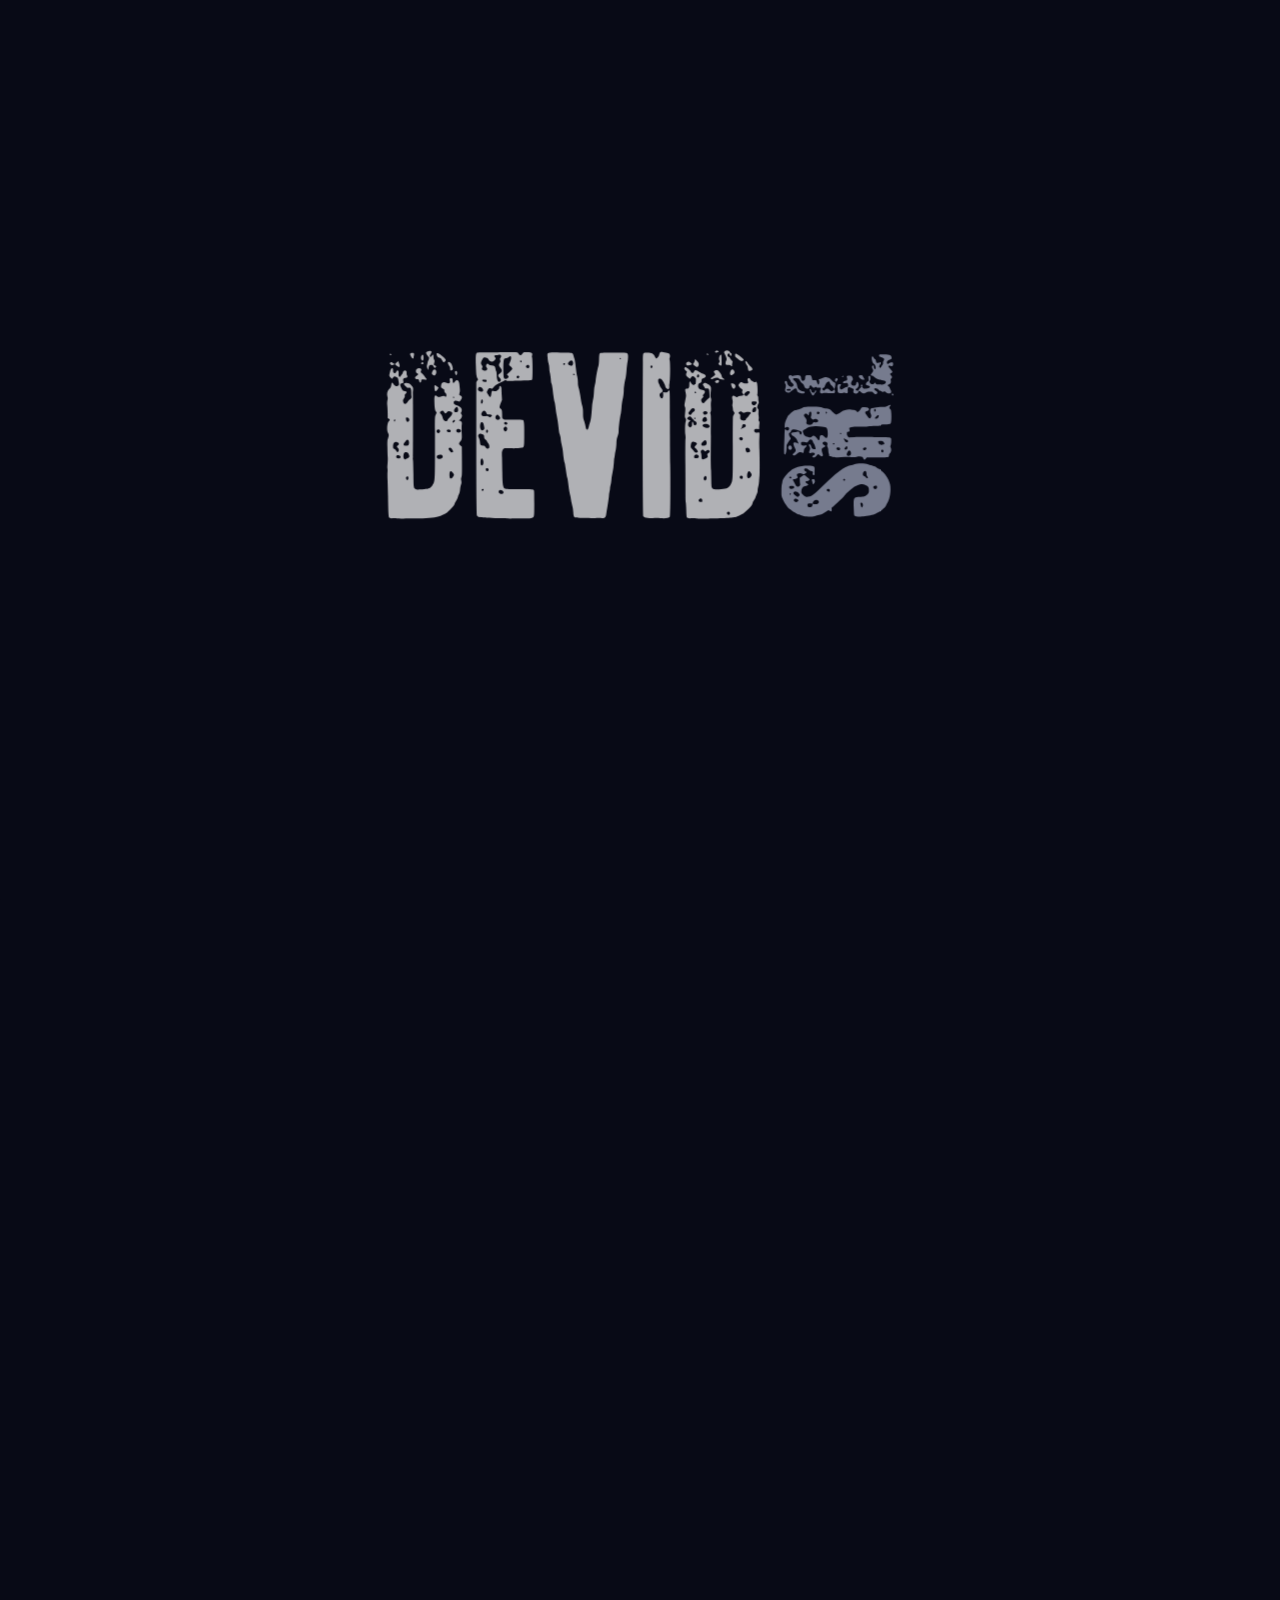
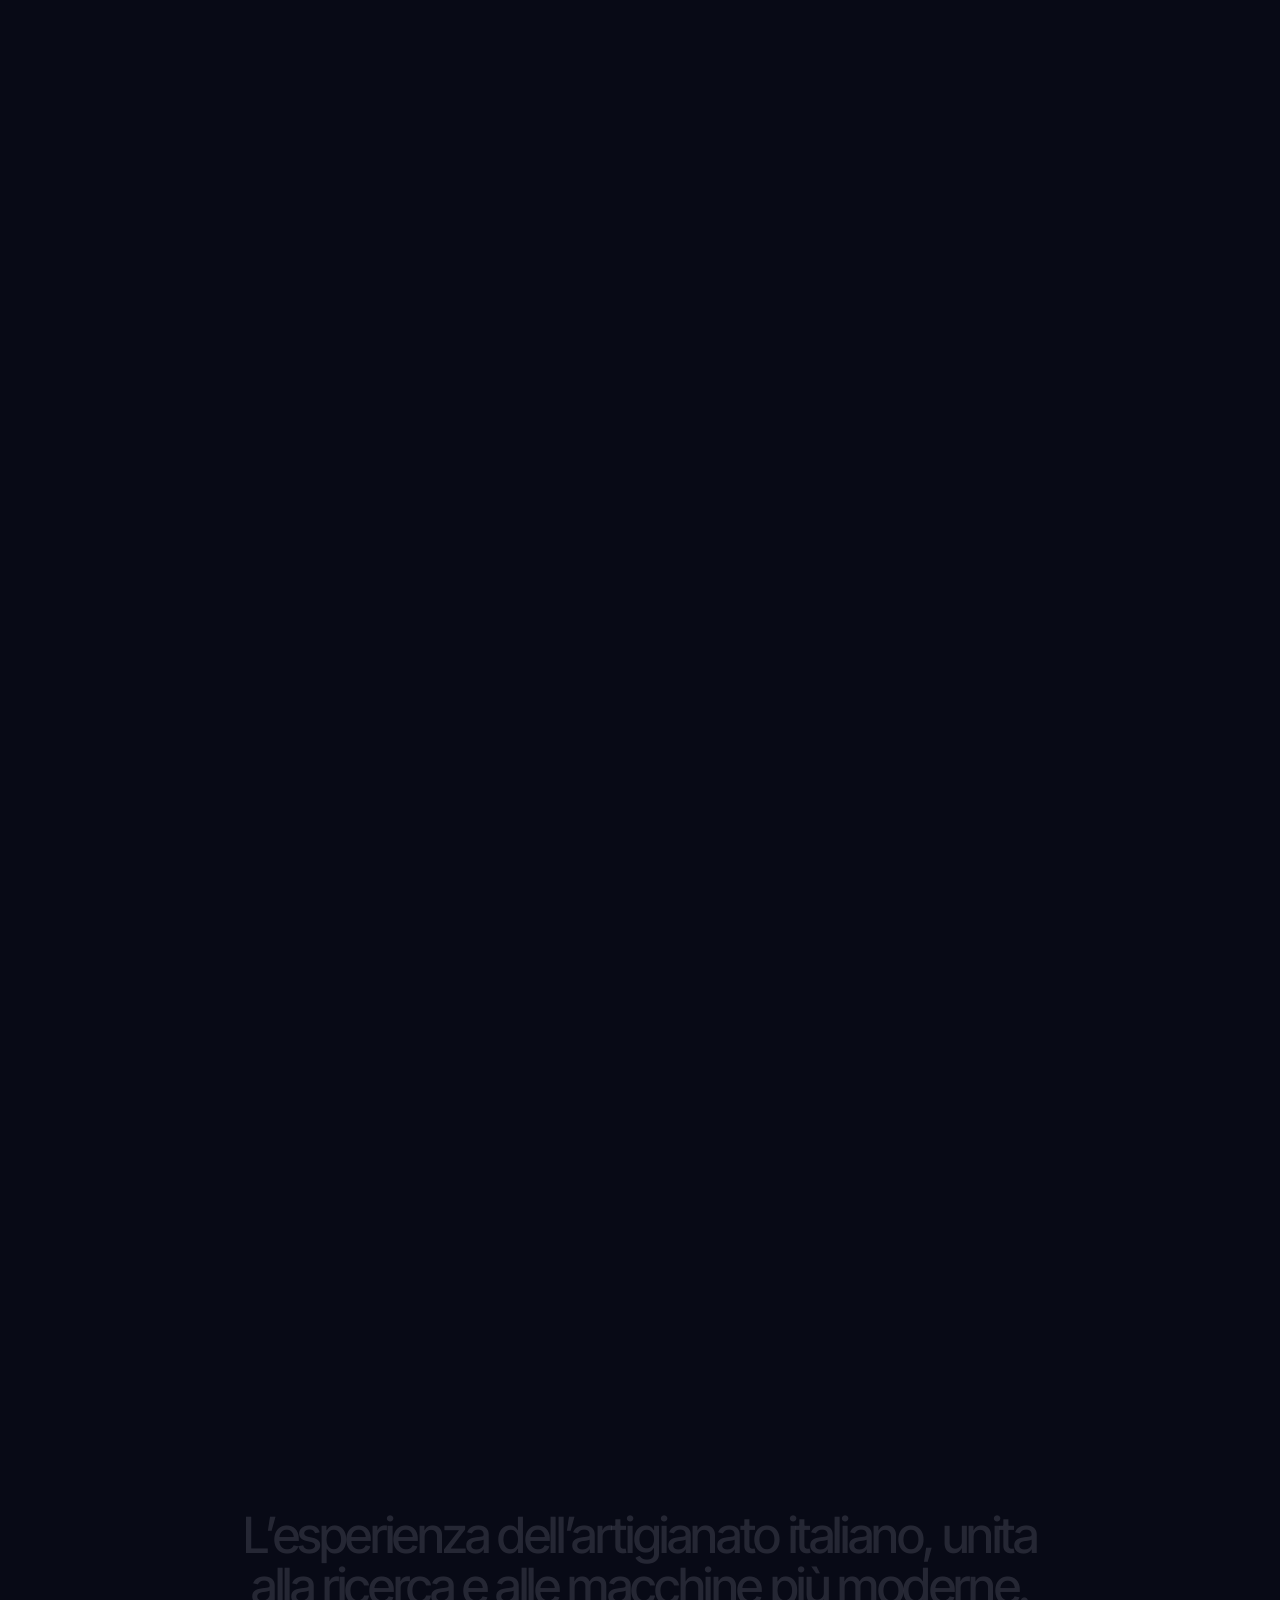
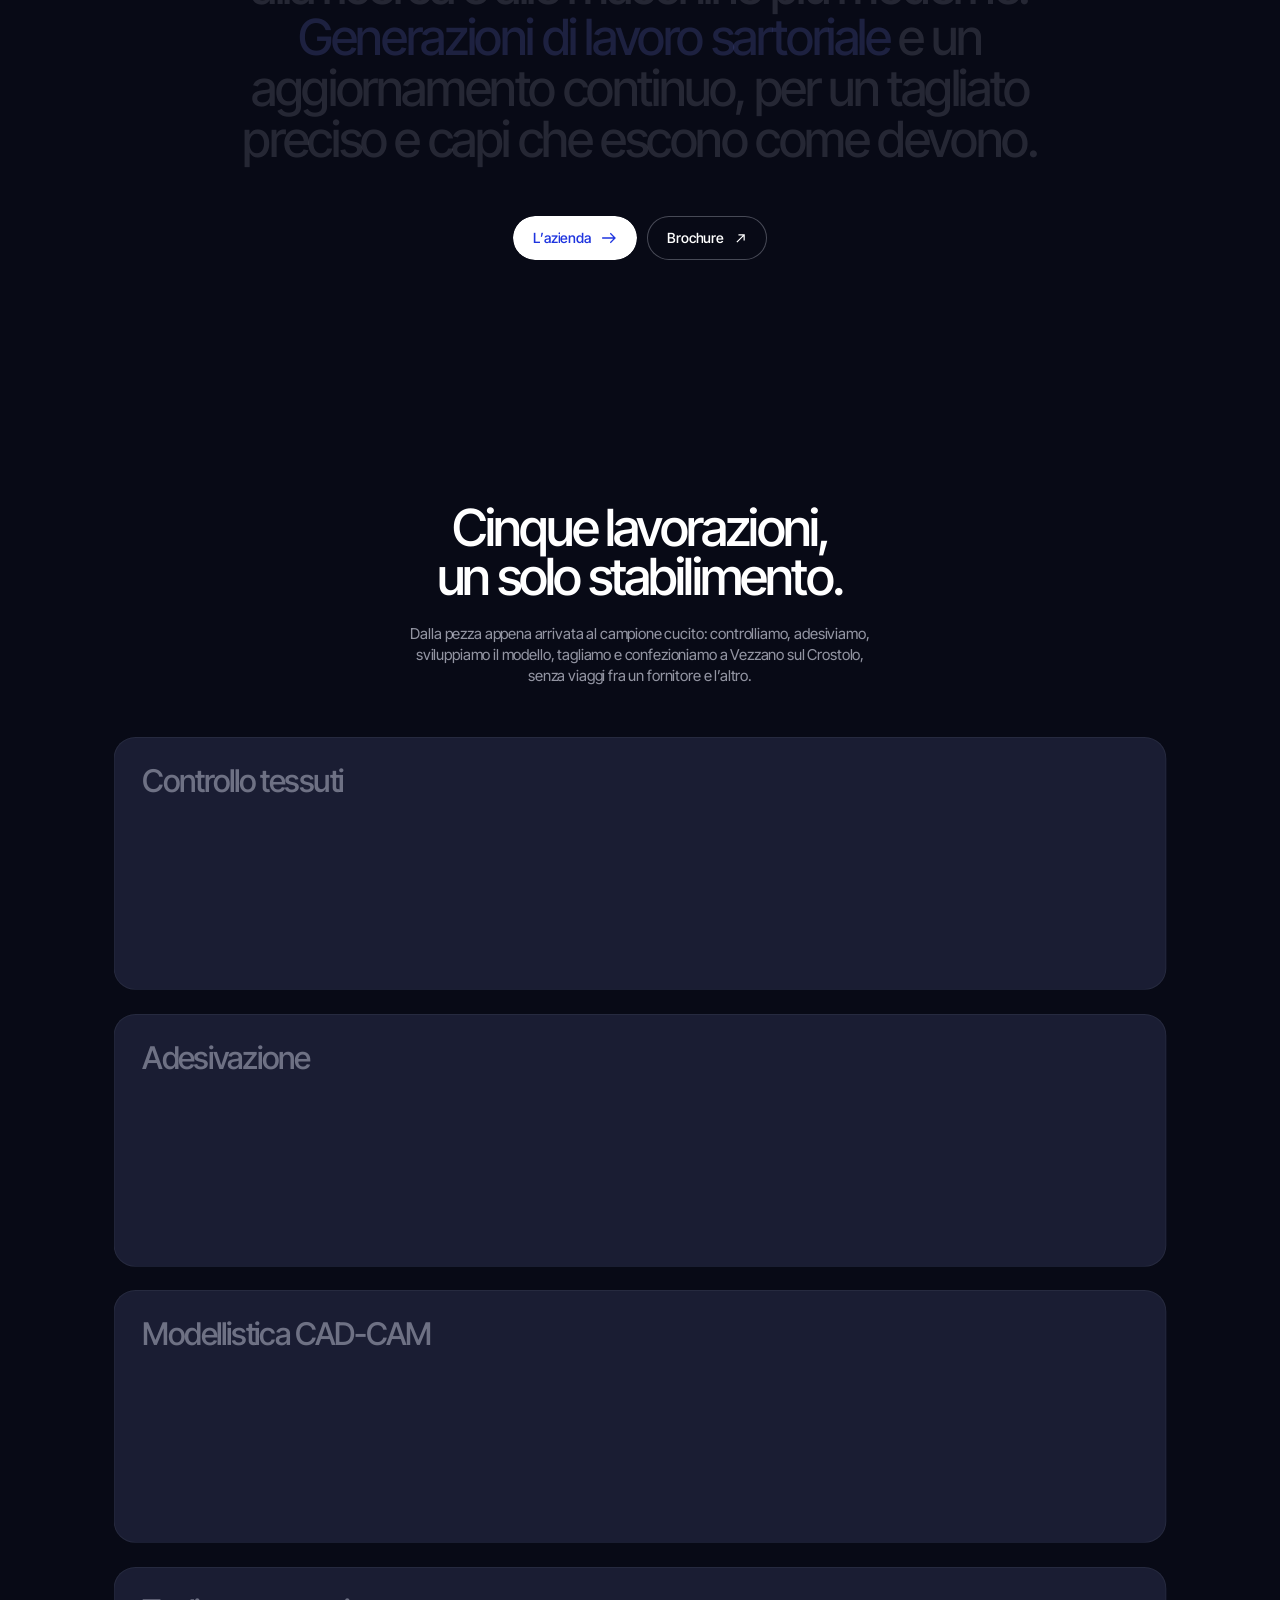
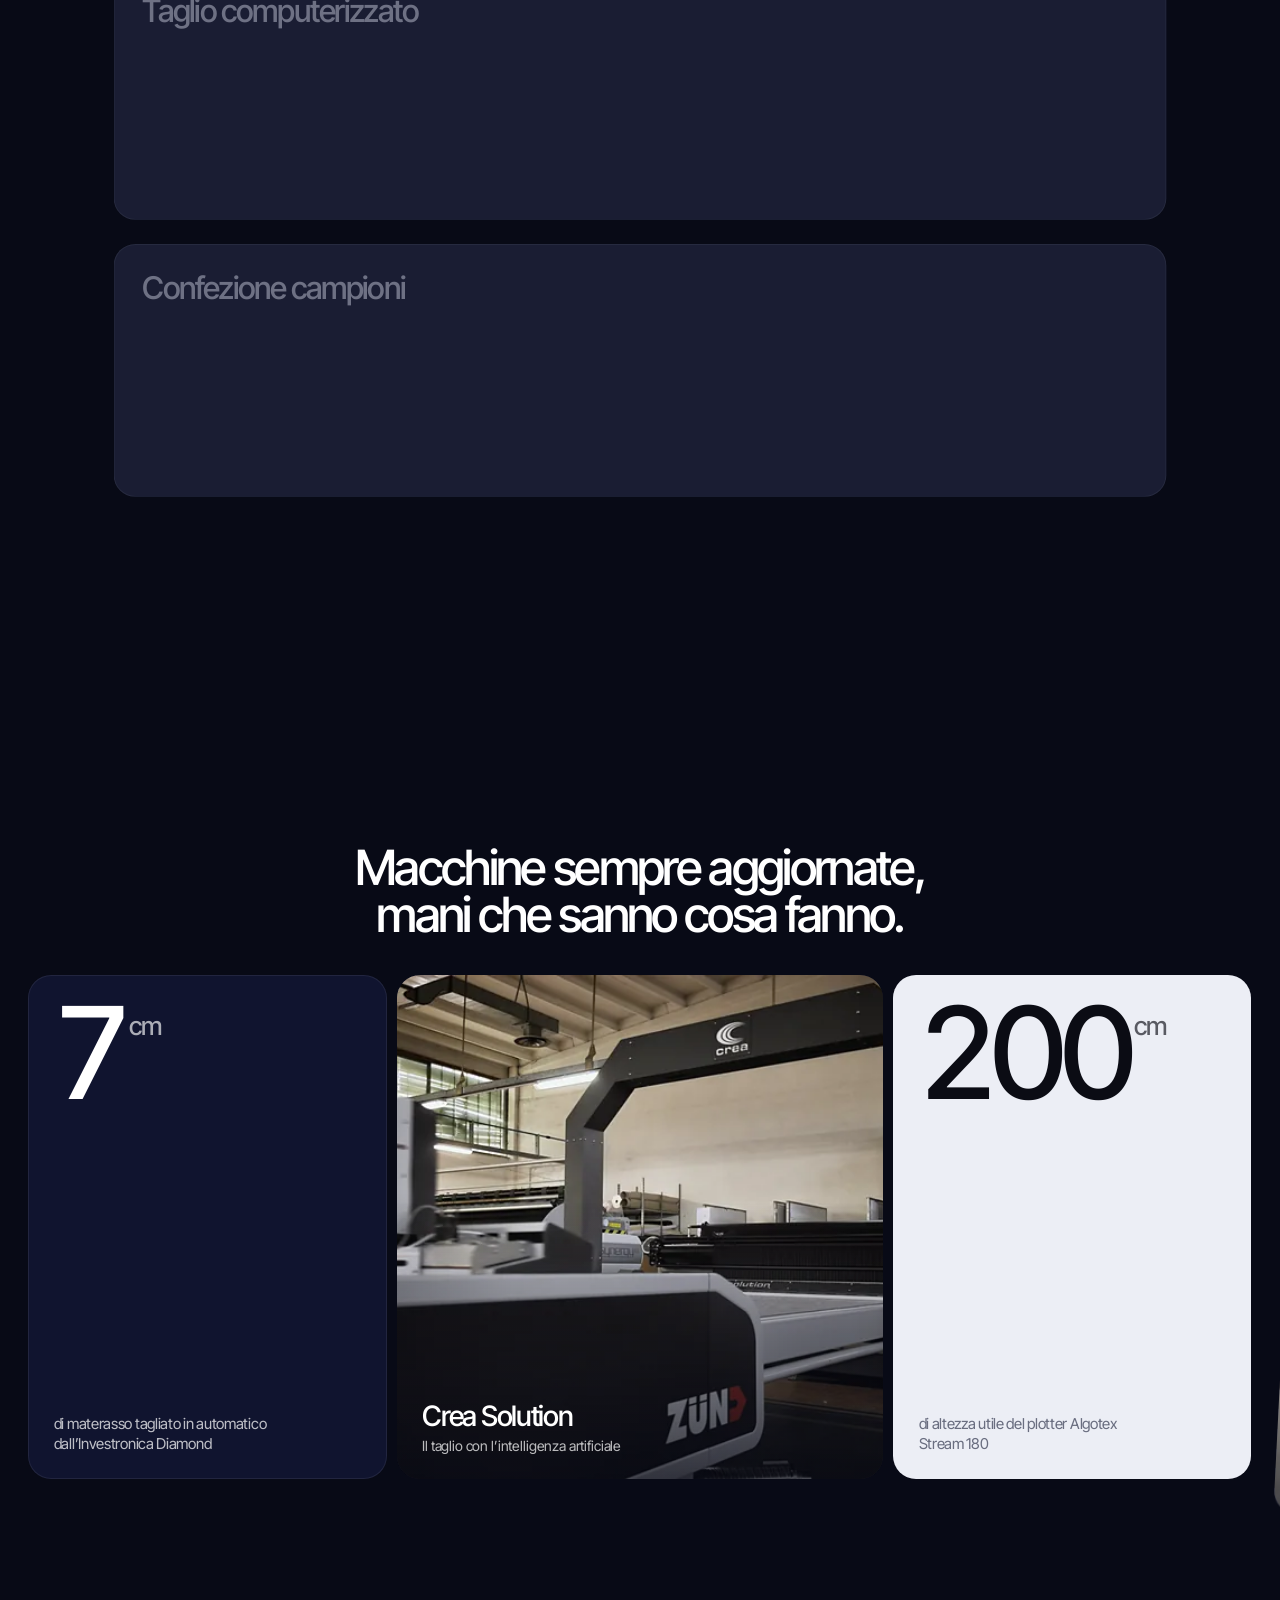
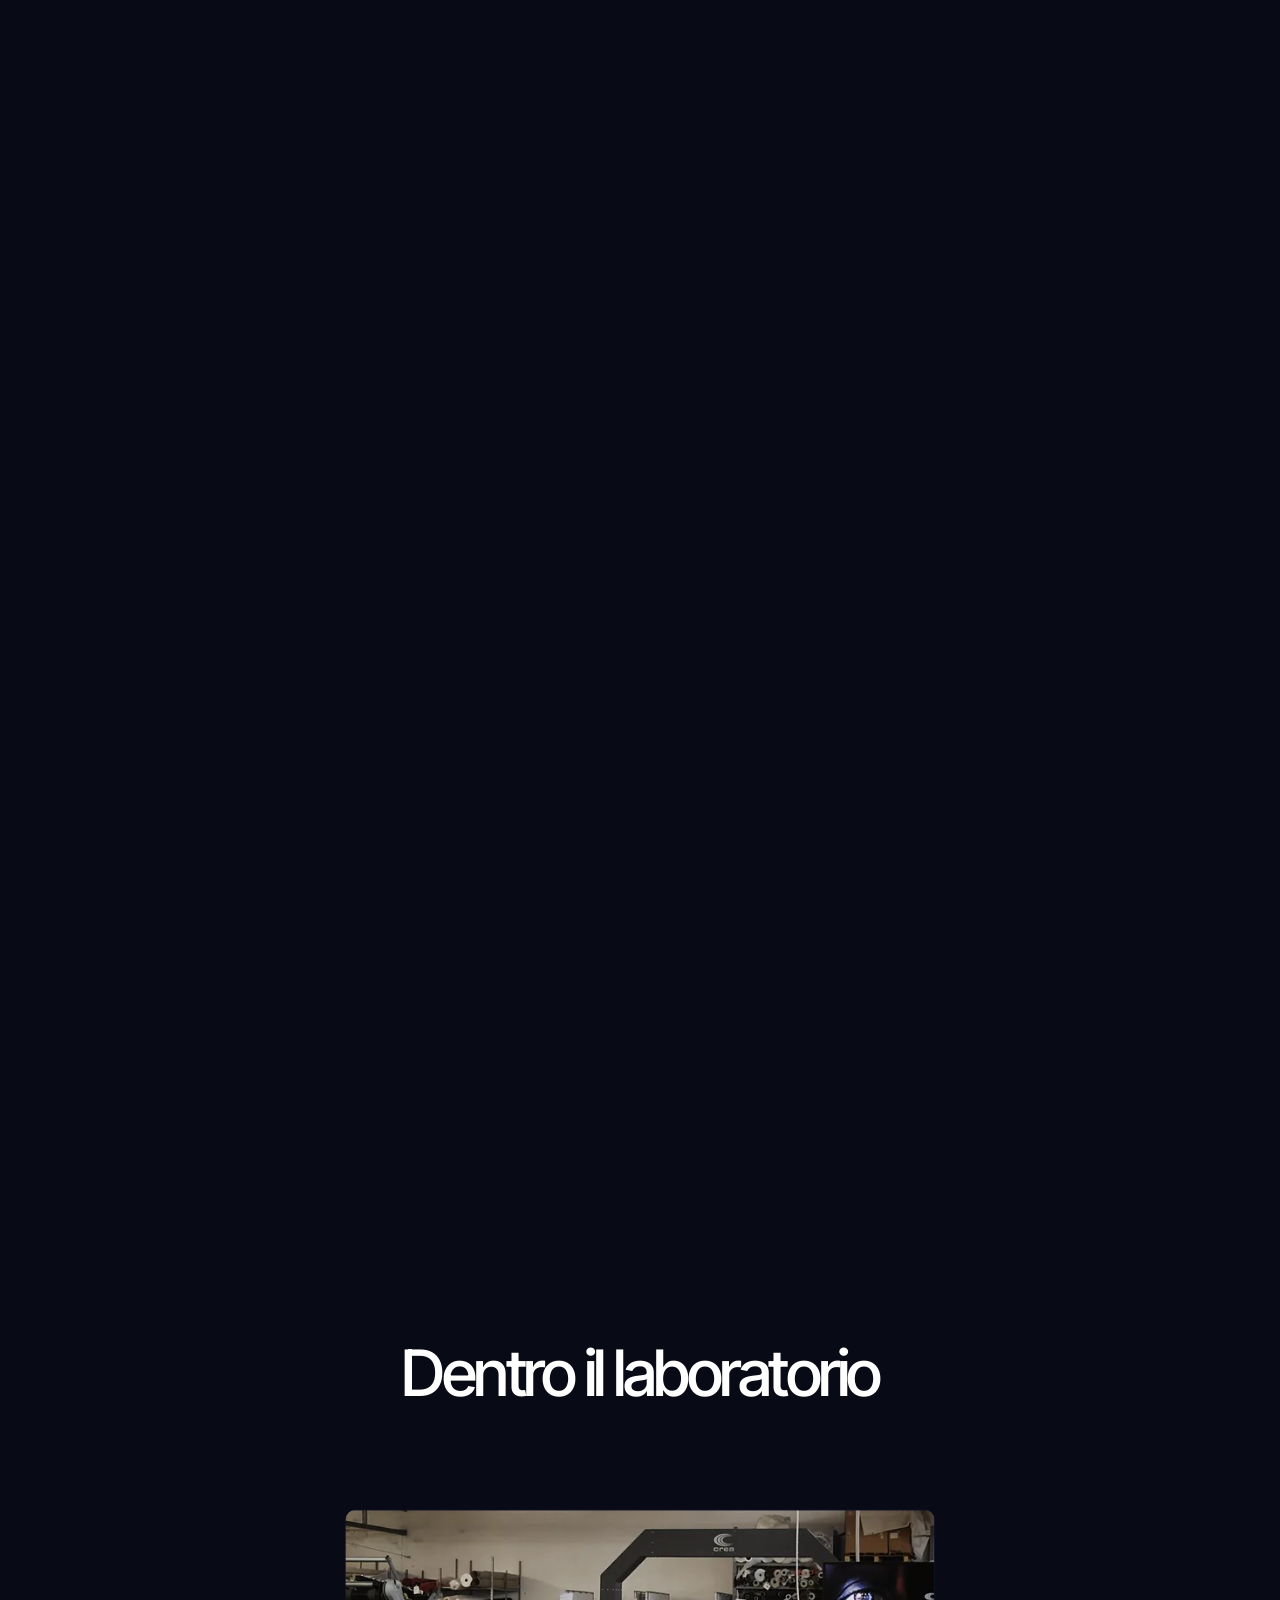
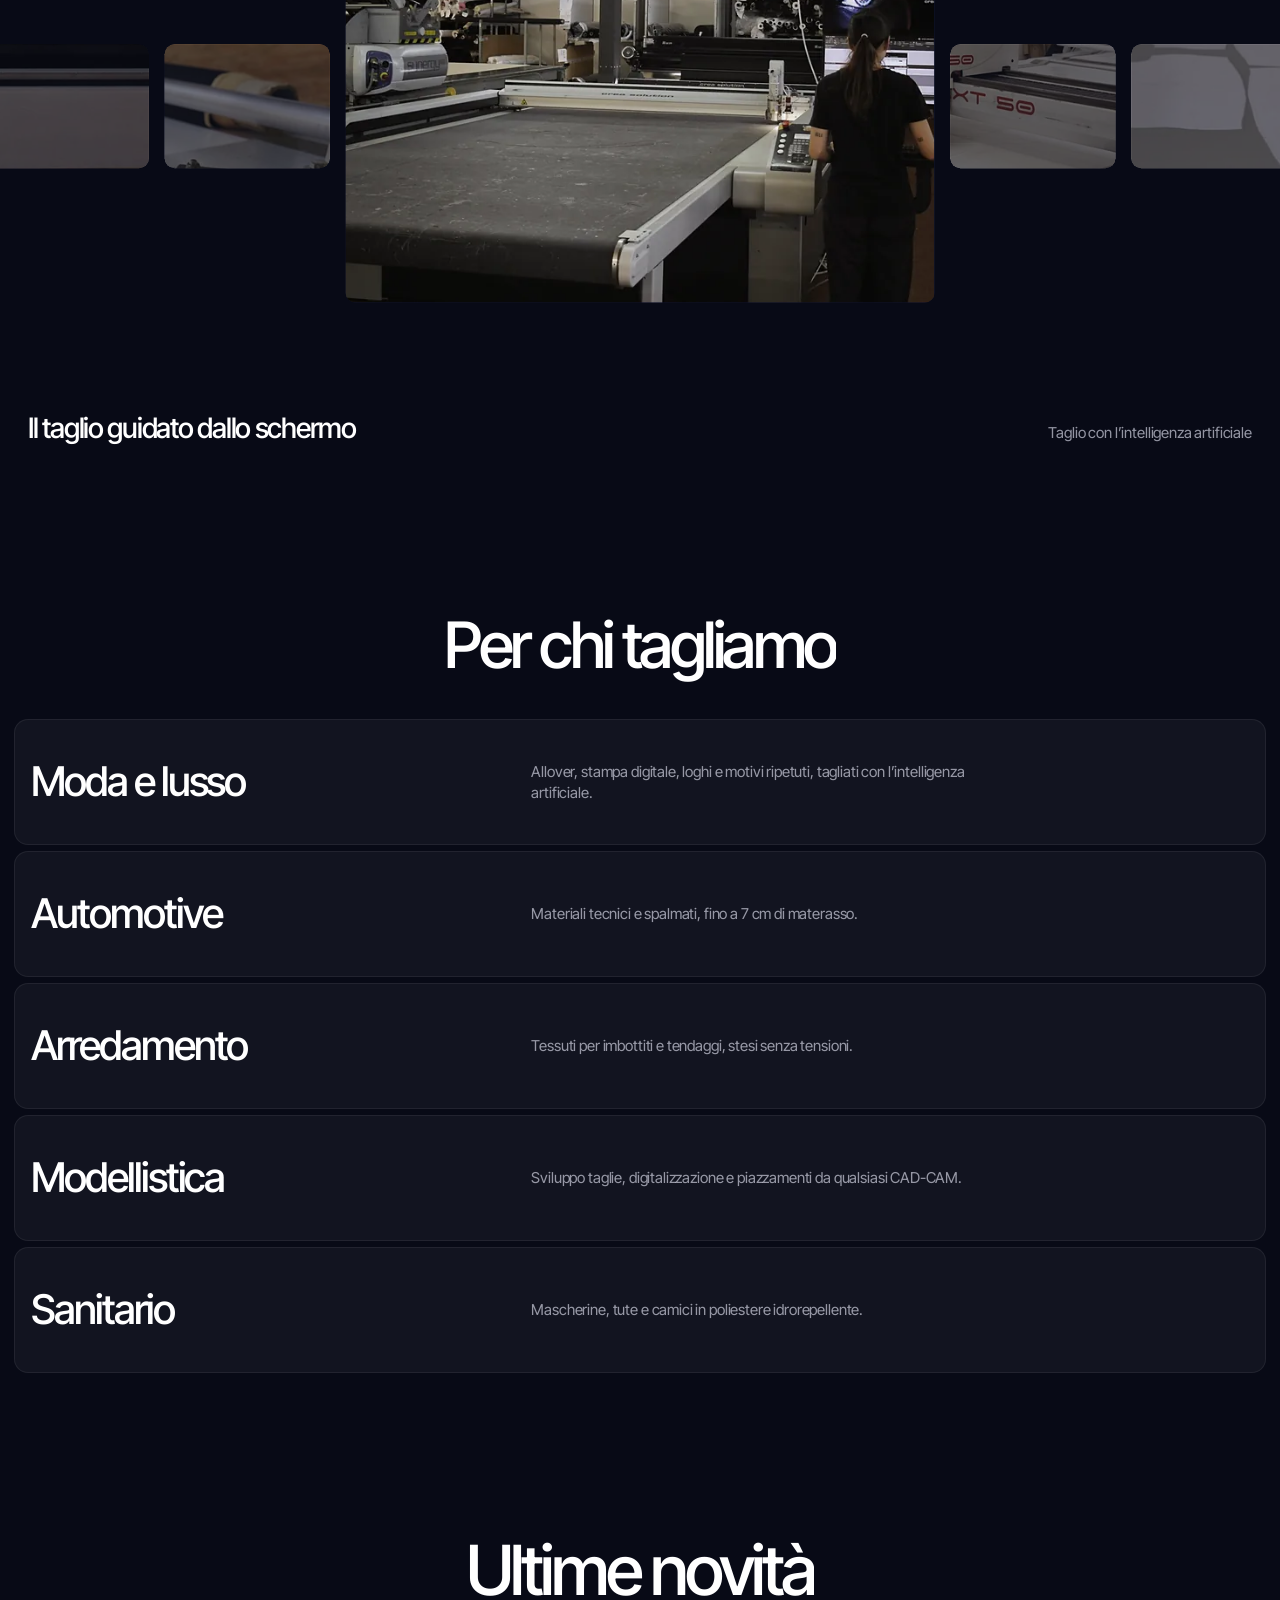
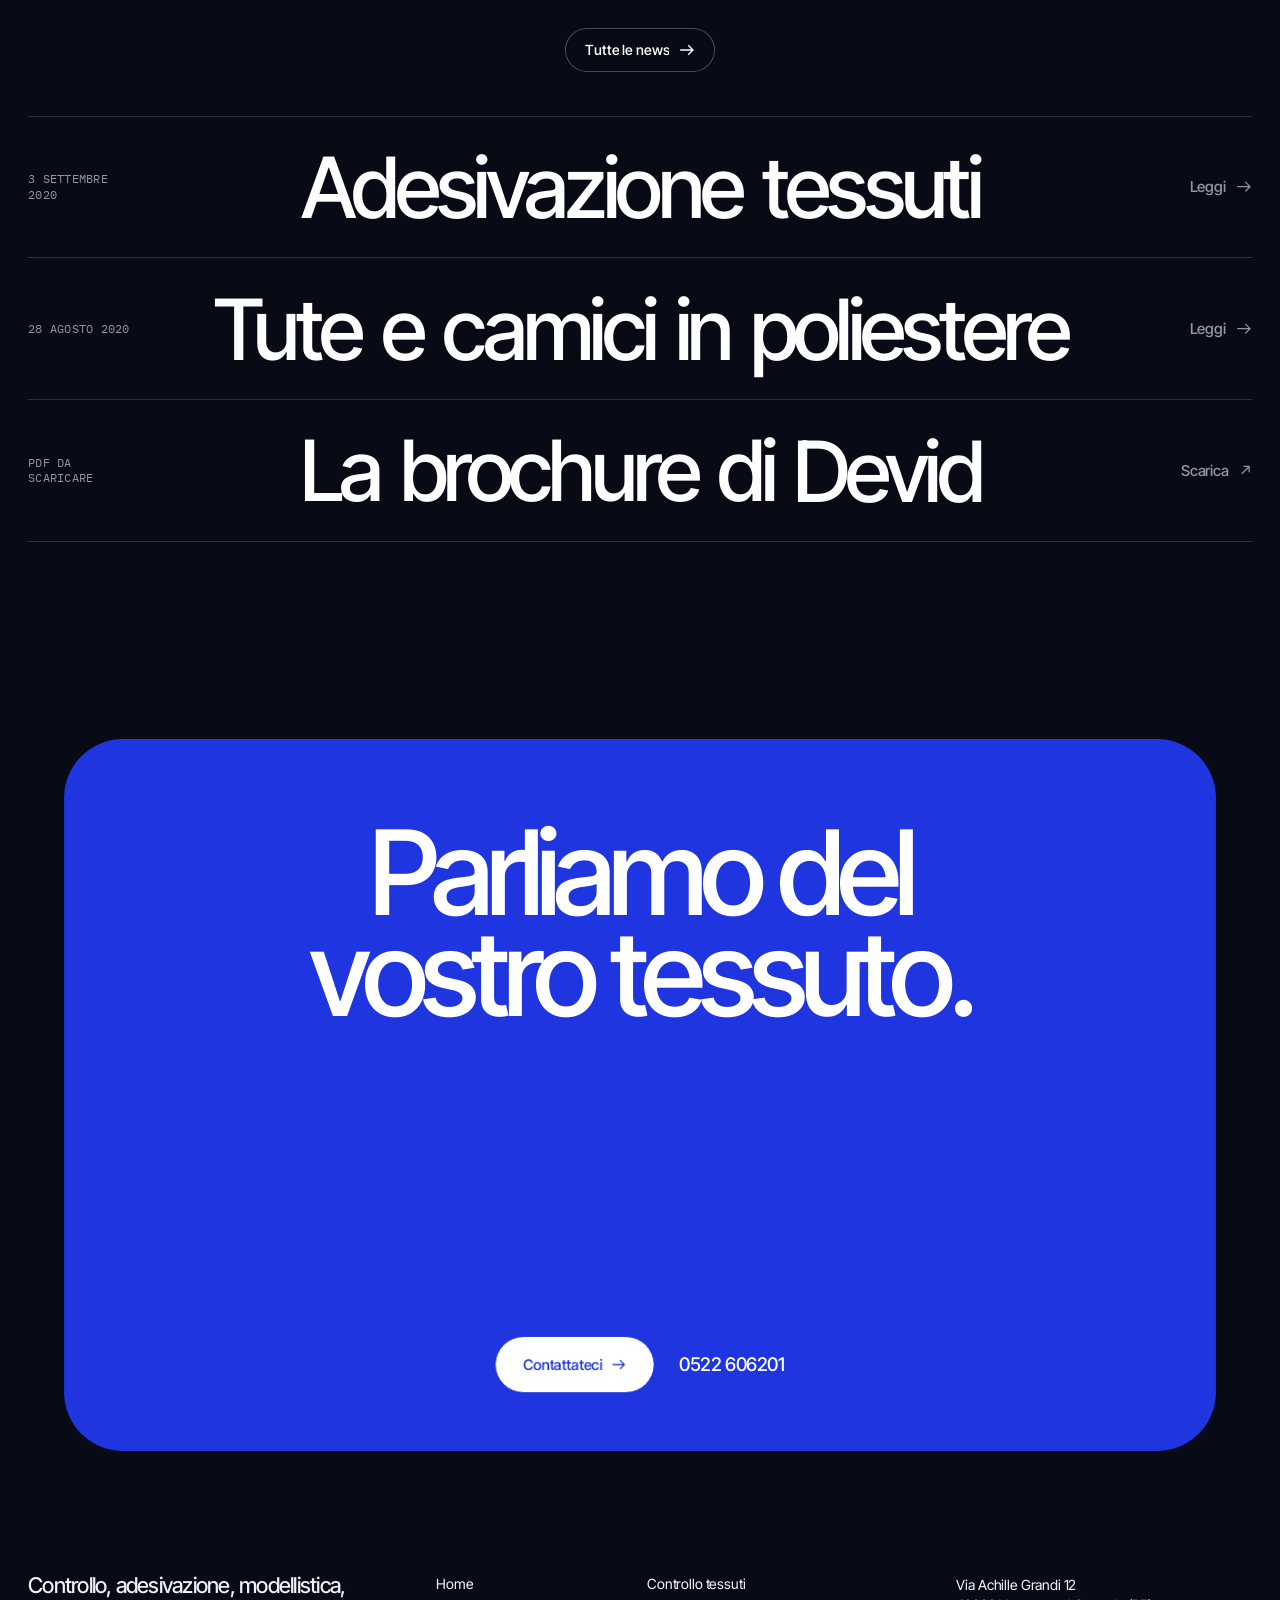
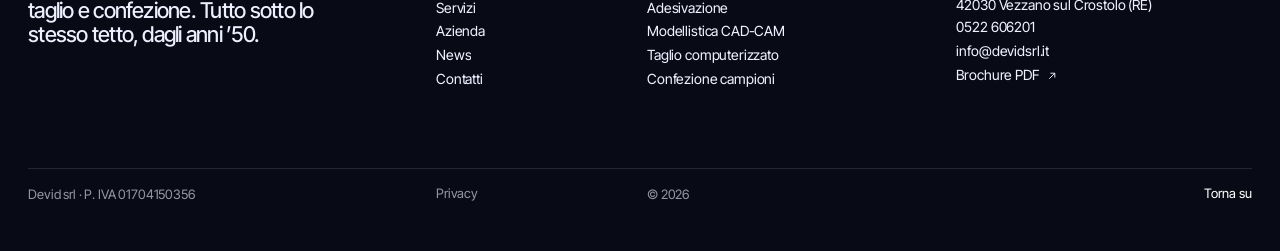
<file: index.html>
<!doctype html>
<html lang="it">
<head>
<meta charset="utf-8">
<meta name="viewport" content="width=device-width, initial-scale=1, viewport-fit=cover">
<title>Devid srl, taglio tessuti e modellistica a Reggio Emilia</title>
<meta name="description" content="Controllo tessuti, adesivazione, modellistica CAD-CAM, taglio computerizzato e confezione campioni a Vezzano sul Crostolo, Reggio Emilia. Dagli anni Cinquanta.">
<link rel="canonical" href="https://www.devidsrl.it/">
<meta property="og:type" content="website">
<meta property="og:locale" content="it_IT">
<meta property="og:title" content="Devid srl, taglio tessuti e modellistica a Reggio Emilia">
<meta property="og:description" content="Controllo tessuti, adesivazione, modellistica CAD-CAM, taglio computerizzato e confezione campioni a Vezzano sul Crostolo, Reggio Emilia. Dagli anni Cinquanta.">
<meta property="og:url" content="https://www.devidsrl.it/">
<meta property="og:image" content="https://www.devidsrl.it/assets/img/condivisione.jpg">
<meta name="twitter:card" content="summary_large_image">
<meta name="theme-color" content="#eceef5">
<link rel="icon" href="favicon.ico" sizes="32x32">
<link rel="icon" href="assets/icona-192.png" type="image/png" sizes="192x192">
<link rel="apple-touch-icon" href="apple-touch-icon.png">
<link rel="preload" href="assets/fonts/inter-tight-latin-wght-normal.woff2" as="font" type="font/woff2" crossorigin>
<link rel="stylesheet" href="assets/css/sito.css">
<script>(function(h){h.classList.add('js');try{if(sessionStorage.getItem('devid-tenda'))h.classList.add('arrivo');if(sessionStorage.getItem('devid-visto'))h.classList.add('visto-carica')}catch(e){}setTimeout(function(){if(!window.devidPronto)h.classList.remove('js','arrivo')},4000)})(document.documentElement)</script>
</head>
<body class="pagina-home tema-notte">
<div class="carica" data-carica aria-hidden="true">
  <div class="carica-scena">
    <div class="carica-logo-box" data-carica-box>
      <img class="carica-fantasma" src="assets/logo-devid-bianco.svg" alt="" width="1513" height="476">
      <img class="carica-logo" src="assets/logo-devid-bianco.svg" alt="" width="1513" height="476" data-carica-logo>
      <span class="carica-raggio" data-carica-raggio><i class="carica-testa" data-carica-testa></i></span>
      <span class="carica-scintille" data-carica-scintille></span>
    </div>
  </div>
</div>
<a class="salta" href="#contenuto">Vai al contenuto</a>
<div class="tenda" aria-hidden="true"><div class="tenda-pannello"><p class="tenda-titolo"></p></div></div>
<header class="testata" data-testata>
  <a class="marchio" href="" aria-label="Devid srl, pagina iniziale" data-tenda="Devid srl"><img src="assets/logo-devid.svg" alt="Devid srl" width="98" height="33"></a>
  <nav class="menu" aria-label="Principale">
    <a class="menu-voce" href="servizi/"  data-tenda="Servizi"><span data-gira>Servizi</span></a><a class="menu-voce" href="azienda/"  data-tenda="Azienda"><span data-gira>Azienda</span></a><a class="menu-voce" href="news/"  data-tenda="News"><span data-gira>News</span></a><a class="menu-voce" href="contatti/"  data-tenda="Contatti"><span data-gira>Contatti</span></a>
  </nav>
  <div class="testata-destra">
    <a class="bottone bottone-blu" href="contatti/" data-tenda="Contatti" data-magnete><span class="bottone-fondo"></span><span class="bottone-testo"><span data-gira>Scriveteci</span></span></a>
    <button class="bottone bottone-chiaro apri-menu" type="button" aria-expanded="false" aria-controls="menu-telefono" aria-label="Apri il menu"><span class="bottone-fondo"></span><span class="bottone-testo"><span class="hamburger"><i></i><i></i></span></span></button>
  </div>
</header>
<div class="menu-telefono" id="menu-telefono" hidden>
  <div class="menu-telefono-carta">
    <nav aria-label="Menu">
      <a href="" data-tenda="Devid srl"><span>Home</span></a>
      <a href="servizi/" data-tenda="Servizi"><span>Servizi</span></a><a href="azienda/" data-tenda="Azienda"><span>Azienda</span></a><a href="news/" data-tenda="News"><span>News</span></a><a href="contatti/" data-tenda="Contatti"><span>Contatti</span></a>
    </nav>
    <div class="menu-telefono-piede">
      <a href="tel:+390522606201">0522 606201</a>
      <a href="mailto:info@devidsrl.it">info@devidsrl.it</a>
    </div>
  </div>
</div>
<main id="contenuto">
  <section class="eroe" data-eroe>
    <div class="eroe-palco">
      <div class="eroe-carta" data-eroe-carta>
        <div class="eroe-dietro" aria-hidden="true">
          <p class="eroe-dietro-titolo">Il taglio del futuro<br>è già presente.</p>
        </div>
        <canvas class="eroe-tela" data-tela aria-hidden="true"></canvas>
        <div class="eroe-velo" aria-hidden="true"></div>
        <div class="eroe-sopra">
          <h1 class="eroe-titolo"><span class="riga"><span class="riga-dentro">Il tessuto,</span></span><span class="riga"><span class="riga-dentro">tagliato al millimetro.</span></span></h1>
          <div class="eroe-basso">
            <p class="eroe-testo">Taglio tessuti e modellistica dagli anni ’50: controllo, adesivazione, CAD-CAM, taglio automatico e confezione campioni.</p>
          </div>
        </div>
        <div class="eroe-laser-dato etichetta etichetta-chiara" aria-hidden="true"><span>Taglio</span><span data-cut>0%</span></div>
      </div>
    </div>
  </section>

  <section class="dichiarazione" aria-labelledby="dich-t">
    <h2 id="dich-t" class="dichiarazione-testo" data-accende>L’esperienza dell’artigianato italiano, unita alla ricerca e alle macchine più moderne. <em>Generazioni di lavoro sartoriale</em> e un aggiornamento continuo, per un tagliato preciso e capi che escono come devono.</h2>
    <div class="dichiarazione-sotto">
      <a class="bottone bottone-bianco" href="azienda/" data-tenda="Azienda" data-magnete><span class="bottone-fondo"></span><span class="bottone-testo"><span data-gira>L’azienda</span><svg class="g g-dx" viewBox="0 0 18 14" aria-hidden="true"><path d="M1 7h15M10.5 1.5 16 7l-5.5 5.5" fill="none" stroke="currentColor" stroke-width="1.5"/></svg></span></a>
      <a class="bottone bottone-linea-chiara" href="assets/devid-srl-brochure.pdf" target="_blank" rel="noopener" data-magnete><span class="bottone-fondo"></span><span class="bottone-testo"><span data-gira>Brochure</span><svg class="g g-freccia" viewBox="0 0 16 16" aria-hidden="true"><path d="M3.5 12.5 12.5 3.5M5.5 3.5h7v7" fill="none" stroke="currentColor" stroke-width="1.5"/></svg></span></a>
    </div>
  </section>

    <section class="accesi" aria-labelledby="accesi-t">
    <div class="accesi-testa">
      <div class="accesi-intro">
        <h2 id="accesi-t" class="accesi-titolo" data-righe>Cinque lavorazioni,<br>un solo stabilimento.</h2>
        <p class="accesi-frase" data-righe>Dalla pezza appena arrivata al campione cucito: controlliamo, adesiviamo, sviluppiamo il modello, tagliamo e confezioniamo a Vezzano sul Crostolo, senza viaggi fra un fornitore e l’altro.</p>
      </div>
    </div>
    <div class="accesi-elenco">
      <a class="acceso" href="servizi/controllo-tessuti/" data-tenda="Controllo tessuti" data-acceso>
        <canvas class="acceso-arte" data-arte="controllo" aria-hidden="true"></canvas>
        <span class="acceso-luce" aria-hidden="true"></span>
        <span class="acceso-testo">
          <h3 class="acceso-nome">Controllo tessuti</h3>
          <span class="acceso-breve">Ogni pezza verificata alla specula, misurata senza tensione e segnalata fallo per fallo.</span>
          <span class="acceso-scopri"><span class="acceso-scopri-cerchio"><svg class="g g-dx" viewBox="0 0 18 14" aria-hidden="true"><path d="M1 7h15M10.5 1.5 16 7l-5.5 5.5" fill="none" stroke="currentColor" stroke-width="1.5"/></svg></span><span data-gira>Scopri</span></span>
        </span>
        <span class="acceso-tag"><i>Specula</i><i>Spettrofotometro</i><i>Prova vapore</i></span>
      </a><a class="acceso" href="servizi/adesivazione-tessuto/" data-tenda="Adesivazione" data-acceso>
        <canvas class="acceso-arte" data-arte="adesivazione" aria-hidden="true"></canvas>
        <span class="acceso-luce" aria-hidden="true"></span>
        <span class="acceso-testo">
          <h3 class="acceso-nome">Adesivazione</h3>
          <span class="acceso-breve">Adesivazione, accoppiatura e decatizzo con la strumentazione nuova del reparto.</span>
          <span class="acceso-scopri"><span class="acceso-scopri-cerchio"><svg class="g g-dx" viewBox="0 0 18 14" aria-hidden="true"><path d="M1 7h15M10.5 1.5 16 7l-5.5 5.5" fill="none" stroke="currentColor" stroke-width="1.5"/></svg></span><span data-gira>Scopri</span></span>
        </span>
        <span class="acceso-tag"><i>Adesivazione</i><i>Accoppiatura</i><i>Decatizzo</i></span>
      </a><a class="acceso" href="servizi/modellistica-cad-cam/" data-tenda="Modellistica CAD-CAM" data-acceso>
        <canvas class="acceso-arte" data-arte="modellistica" aria-hidden="true"></canvas>
        <span class="acceso-luce" aria-hidden="true"></span>
        <span class="acceso-testo">
          <h3 class="acceso-nome">Modellistica CAD-CAM</h3>
          <span class="acceso-breve">Sviluppo taglie, digitalizzazione dei cartamodelli e piazzamento automatico.</span>
          <span class="acceso-scopri"><span class="acceso-scopri-cerchio"><svg class="g g-dx" viewBox="0 0 18 14" aria-hidden="true"><path d="M1 7h15M10.5 1.5 16 7l-5.5 5.5" fill="none" stroke="currentColor" stroke-width="1.5"/></svg></span><span data-gira>Scopri</span></span>
        </span>
        <span class="acceso-tag"><i>Sviluppo taglie</i><i>Intelli-di</i><i>Piazzamento</i></span>
      </a><a class="acceso" href="servizi/taglio-tessuti/" data-tenda="Taglio computerizzato" data-acceso>
        <canvas class="acceso-arte" data-arte="taglio" aria-hidden="true"></canvas>
        <span class="acceso-luce" aria-hidden="true"></span>
        <span class="acceso-testo">
          <h3 class="acceso-nome">Taglio computerizzato</h3>
          <span class="acceso-breve">Dai tessuti leggeri agli spalmati, fino a 7 cm di materasso, anche con l’intelligenza artificiale.</span>
          <span class="acceso-scopri"><span class="acceso-scopri-cerchio"><svg class="g g-dx" viewBox="0 0 18 14" aria-hidden="true"><path d="M1 7h15M10.5 1.5 16 7l-5.5 5.5" fill="none" stroke="currentColor" stroke-width="1.5"/></svg></span><span data-gira>Scopri</span></span>
        </span>
        <span class="acceso-tag"><i>Intelligenza artificiale</i><i>Fino a 7 cm</i><i>Conveyor</i></span>
      </a><a class="acceso" href="servizi/confezione-campioni/" data-tenda="Confezione campioni" data-acceso>
        <canvas class="acceso-arte" data-arte="confezione" aria-hidden="true"></canvas>
        <span class="acceso-luce" aria-hidden="true"></span>
        <span class="acceso-testo">
          <h3 class="acceso-nome">Confezione campioni</h3>
          <span class="acceso-breve">Capi campionario e di produzione, cuciti da operatrici con esperienza decennale.</span>
          <span class="acceso-scopri"><span class="acceso-scopri-cerchio"><svg class="g g-dx" viewBox="0 0 18 14" aria-hidden="true"><path d="M1 7h15M10.5 1.5 16 7l-5.5 5.5" fill="none" stroke="currentColor" stroke-width="1.5"/></svg></span><span data-gira>Scopri</span></span>
        </span>
        <span class="acceso-tag"><i>Campionario</i><i>Produzione</i><i>In casa</i></span>
      </a>
    </div>
  </section>

    <section class="sguardo" data-sguardo aria-labelledby="sguardo-t">
    <div class="sguardo-palco">
      <div class="sguardo-testa">
        <h2 id="sguardo-t" class="sguardo-titolo" data-righe>Macchine sempre aggiornate,<br>mani che sanno cosa fanno.</h2>
      </div>
      <div class="sguardo-binario" data-sguardo-binario>
        <div class="sguardo-carta sguardo-dato sguardo-scuro"><p class="sguardo-cifra"><span data-conta-lato="7">7</span><small>cm</small></p><p class="sguardo-testo">di materasso tagliato in automatico dall’Investronica Diamond</p></div><figure class="sguardo-carta sguardo-foto"><div class="sguardo-foto-dentro"><img src="assets/img/zund-portale-800.webp" srcset="assets/img/zund-portale-800.webp 800w, assets/img/zund-portale-1400.webp 1400w, assets/img/zund-portale-2400.webp 2400w" sizes="(max-width: 760px) 80vw, 34vw" alt="Il taglio con l’intelligenza artificiale" loading="lazy" decoding="async"></div><figcaption><span class="sguardo-nome">Crea Solution</span><span class="sguardo-sotto">Il taglio con l’intelligenza artificiale</span></figcaption></figure><div class="sguardo-carta sguardo-dato sguardo-chiaro"><p class="sguardo-cifra"><span data-conta-lato="200">200</span><small>cm</small></p><p class="sguardo-testo">di altezza utile del plotter Algotex Stream 180</p></div><figure class="sguardo-carta sguardo-foto"><div class="sguardo-foto-dentro"><img src="assets/img/taglio-testa-800.webp" srcset="assets/img/taglio-testa-800.webp 800w, assets/img/taglio-testa-1400.webp 1400w" sizes="(max-width: 760px) 80vw, 34vw" alt="Taglio automatico fino a 5 cm" loading="lazy" decoding="async"></div><figcaption><span class="sguardo-nome">Morgan Next 2</span><span class="sguardo-sotto">Taglio automatico fino a 5 cm</span></figcaption></figure><div class="sguardo-carta sguardo-dato sguardo-blu"><p class="sguardo-cifra"><span data-conta-lato="1">1</span><small>m</small></p><p class="sguardo-testo">di diametro dei rotoli al banco di controllo</p></div><figure class="sguardo-carta sguardo-foto"><div class="sguardo-foto-dentro"><img src="assets/img/stesura-800.webp" srcset="assets/img/stesura-800.webp 800w, assets/img/stesura-1400.webp 1400w" sizes="(max-width: 760px) 80vw, 34vw" alt="Stenditori elettronici con conveyor" loading="lazy" decoding="async"></div><figcaption><span class="sguardo-nome">Oteman e Bkr</span><span class="sguardo-sotto">Stenditori elettronici con conveyor</span></figcaption></figure><div class="sguardo-carta sguardo-dato sguardo-scuro"><p class="sguardo-cifra"><span data-conta-lato="20">20</span><small>s</small></p><p class="sguardo-testo">al massimo di prova vapore, col metodo Hoffman</p></div><figure class="sguardo-carta sguardo-foto"><div class="sguardo-foto-dentro"><img src="assets/img/sagome-800.webp" srcset="assets/img/sagome-800.webp 800w, assets/img/sagome-1400.webp 1400w" sizes="(max-width: 760px) 80vw, 34vw" alt="Cartamodelli digitalizzati da una fotografia" loading="lazy" decoding="async"></div><figcaption><span class="sguardo-nome">Intelli-di</span><span class="sguardo-sotto">Cartamodelli digitalizzati da una fotografia</span></figcaption></figure>
        <a class="sguardo-carta sguardo-fine" href="servizi/taglio-tessuti/" data-tenda="Taglio computerizzato"><span>Tutte le macchine del taglio</span><span class="sguardo-fine-cerchio"><svg class="g g-dx" viewBox="0 0 18 14" aria-hidden="true"><path d="M1 7h15M10.5 1.5 16 7l-5.5 5.5" fill="none" stroke="currentColor" stroke-width="1.5"/></svg></span></a>
      </div>
    </div>
  </section>

  <section class="fila" data-fila aria-labelledby="fila-t">
    <div class="fila-palco">
      <h2 id="fila-t" class="fila-titolo" data-righe>Dentro il laboratorio</h2>
      <div class="fila-scena">
        <div class="fila-binario" data-fila-binario>
          <figure class="fila-foto" data-fila-foto data-nome="Il taglio guidato dallo schermo" data-reparto="Taglio con l’intelligenza artificiale"><span class="fila-dentro"><img src="assets/img/zund-operatrice-800.webp" srcset="assets/img/zund-operatrice-800.webp 800w, assets/img/zund-operatrice-1400.webp 1400w, assets/img/zund-operatrice-2400.webp 2400w" sizes="(max-width: 760px) 80vw, 46vw" alt="Il taglio guidato dallo schermo" loading="lazy" decoding="async"></span></figure><figure class="fila-foto" data-fila-foto data-nome="La testa del Morgan Next 2" data-reparto="Taglio computerizzato"><span class="fila-dentro"><img src="assets/img/taglio-testa-800.webp" srcset="assets/img/taglio-testa-800.webp 800w, assets/img/taglio-testa-1400.webp 1400w" sizes="(max-width: 760px) 80vw, 46vw" alt="La testa del Morgan Next 2" loading="lazy" decoding="async"></span></figure><figure class="fila-foto" data-fila-foto data-nome="Le sagome di un piazzamento" data-reparto="Modellistica CAD-CAM"><span class="fila-dentro"><img src="assets/img/sagome-800.webp" srcset="assets/img/sagome-800.webp 800w, assets/img/sagome-1400.webp 1400w" sizes="(max-width: 760px) 80vw, 46vw" alt="Le sagome di un piazzamento" loading="lazy" decoding="async"></span></figure><figure class="fila-foto" data-fila-foto data-nome="Il portale che legge la pezza" data-reparto="Scansione"><span class="fila-dentro"><img src="assets/img/zund-portale-800.webp" srcset="assets/img/zund-portale-800.webp 800w, assets/img/zund-portale-1400.webp 1400w, assets/img/zund-portale-2400.webp 2400w" sizes="(max-width: 760px) 80vw, 46vw" alt="Il portale che legge la pezza" loading="lazy" decoding="async"></span></figure><figure class="fila-foto" data-fila-foto data-nome="La macchina per l’adesivazione" data-reparto="Adesivazione"><span class="fila-dentro"><img src="assets/img/adesivazione-800.webp" srcset="assets/img/adesivazione-800.webp 800w, assets/img/adesivazione-1400.webp 1400w" sizes="(max-width: 760px) 80vw, 46vw" alt="La macchina per l’adesivazione" loading="lazy" decoding="async"></span></figure><figure class="fila-foto" data-fila-foto data-nome="Metro e forbici, accanto alla macchina" data-reparto="Confezione campioni"><span class="fila-dentro"><img src="assets/img/metro-800.webp" srcset="assets/img/metro-800.webp 800w, assets/img/metro-1400.webp 1400w" sizes="(max-width: 760px) 80vw, 46vw" alt="Metro e forbici, accanto alla macchina" loading="lazy" decoding="async"></span></figure><figure class="fila-foto" data-fila-foto data-nome="Il taglio guidato dallo schermo" data-reparto="Taglio con l’intelligenza artificiale" aria-hidden="true"><span class="fila-dentro"><img src="assets/img/zund-operatrice-800.webp" srcset="assets/img/zund-operatrice-800.webp 800w, assets/img/zund-operatrice-1400.webp 1400w, assets/img/zund-operatrice-2400.webp 2400w" sizes="(max-width: 760px) 80vw, 46vw" alt="" loading="lazy" decoding="async"></span></figure><figure class="fila-foto" data-fila-foto data-nome="La testa del Morgan Next 2" data-reparto="Taglio computerizzato" aria-hidden="true"><span class="fila-dentro"><img src="assets/img/taglio-testa-800.webp" srcset="assets/img/taglio-testa-800.webp 800w, assets/img/taglio-testa-1400.webp 1400w" sizes="(max-width: 760px) 80vw, 46vw" alt="" loading="lazy" decoding="async"></span></figure><figure class="fila-foto" data-fila-foto data-nome="Le sagome di un piazzamento" data-reparto="Modellistica CAD-CAM" aria-hidden="true"><span class="fila-dentro"><img src="assets/img/sagome-800.webp" srcset="assets/img/sagome-800.webp 800w, assets/img/sagome-1400.webp 1400w" sizes="(max-width: 760px) 80vw, 46vw" alt="" loading="lazy" decoding="async"></span></figure><figure class="fila-foto" data-fila-foto data-nome="Il portale che legge la pezza" data-reparto="Scansione" aria-hidden="true"><span class="fila-dentro"><img src="assets/img/zund-portale-800.webp" srcset="assets/img/zund-portale-800.webp 800w, assets/img/zund-portale-1400.webp 1400w, assets/img/zund-portale-2400.webp 2400w" sizes="(max-width: 760px) 80vw, 46vw" alt="" loading="lazy" decoding="async"></span></figure><figure class="fila-foto" data-fila-foto data-nome="La macchina per l’adesivazione" data-reparto="Adesivazione" aria-hidden="true"><span class="fila-dentro"><img src="assets/img/adesivazione-800.webp" srcset="assets/img/adesivazione-800.webp 800w, assets/img/adesivazione-1400.webp 1400w" sizes="(max-width: 760px) 80vw, 46vw" alt="" loading="lazy" decoding="async"></span></figure><figure class="fila-foto" data-fila-foto data-nome="Metro e forbici, accanto alla macchina" data-reparto="Confezione campioni" aria-hidden="true"><span class="fila-dentro"><img src="assets/img/metro-800.webp" srcset="assets/img/metro-800.webp 800w, assets/img/metro-1400.webp 1400w" sizes="(max-width: 760px) 80vw, 46vw" alt="" loading="lazy" decoding="async"></span></figure>
        </div>
      </div>
      <div class="fila-dida" aria-live="polite"><p class="fila-nome" data-fila-nome></p><p class="fila-reparto" data-fila-reparto></p></div>
    </div>
  </section>

  <section class="settori" aria-labelledby="settori-t">
    <div class="sezione-testa">
      <h2 id="settori-t" class="sezione-titolo" data-righe>Per chi tagliamo</h2>
    </div>
    <ul class="settori-elenco">
      <li class="settore" data-settore>
        <span class="settore-fondo"></span>
        <span class="settore-nome">Moda e lusso</span>
        <span class="settore-testo">Allover, stampa digitale, loghi e motivi ripetuti, tagliati con l’intelligenza artificiale.</span>
        <span class="settore-foto"><img src="assets/img/zund-schermo-800.webp" srcset="assets/img/zund-schermo-800.webp 800w, assets/img/zund-schermo-1400.webp 1400w" sizes="160px" alt="" loading="lazy" decoding="async"></span>
      </li><li class="settore" data-settore>
        <span class="settore-fondo"></span>
        <span class="settore-nome">Automotive</span>
        <span class="settore-testo">Materiali tecnici e spalmati, fino a 7 cm di materasso.</span>
        <span class="settore-foto"><img src="assets/img/taglio-testa-800.webp" srcset="assets/img/taglio-testa-800.webp 800w, assets/img/taglio-testa-1400.webp 1400w" sizes="160px" alt="" loading="lazy" decoding="async"></span>
      </li><li class="settore" data-settore>
        <span class="settore-fondo"></span>
        <span class="settore-nome">Arredamento</span>
        <span class="settore-testo">Tessuti per imbottiti e tendaggi, stesi senza tensioni.</span>
        <span class="settore-foto"><img src="assets/img/stesura-800.webp" srcset="assets/img/stesura-800.webp 800w, assets/img/stesura-1400.webp 1400w" sizes="160px" alt="" loading="lazy" decoding="async"></span>
      </li><li class="settore" data-settore>
        <span class="settore-fondo"></span>
        <span class="settore-nome">Modellistica</span>
        <span class="settore-testo">Sviluppo taglie, digitalizzazione e piazzamenti da qualsiasi CAD-CAM.</span>
        <span class="settore-foto"><img src="assets/img/cad-800.webp" srcset="assets/img/cad-800.webp 800w" sizes="160px" alt="" loading="lazy" decoding="async"></span>
      </li><li class="settore" data-settore>
        <span class="settore-fondo"></span>
        <span class="settore-nome">Sanitario</span>
        <span class="settore-testo">Mascherine, tute e camici in poliestere idrorepellente.</span>
        <span class="settore-foto"><img src="assets/img/tuta-800.webp" srcset="assets/img/tuta-800.webp 800w" sizes="160px" alt="" loading="lazy" decoding="async"></span>
      </li>
    </ul>
  </section>

    <section class="annunci" aria-labelledby="news-t">
    <div class="annunci-testa">
      <h2 id="news-t" class="annunci-titolo" data-righe>Ultime novità</h2>
      <a class="bottone bottone-linea" href="news/" data-tenda="News" data-magnete><span class="bottone-fondo"></span><span class="bottone-testo"><span data-gira>Tutte le news</span><svg class="g g-dx" viewBox="0 0 18 14" aria-hidden="true"><path d="M1 7h15M10.5 1.5 16 7l-5.5 5.5" fill="none" stroke="currentColor" stroke-width="1.5"/></svg></span></a>
    </div>
    <ul class="annunci-elenco">
      <li class="annuncio" data-annuncio>
        <a href="news/adesivazione-tessuti/" data-tenda="Adesivazione tessuti" aria-label="Adesivazione tessuti, 3 settembre 2020">
          <span class="annuncio-data etichetta etichetta-chiara">3 settembre 2020</span>
          <span class="annuncio-nome" aria-hidden="true"><span class="annuncio-parola">Adesivazione</span><span class="annuncio-buco" data-buco aria-hidden="true"><span class="annuncio-foto"><img src="assets/img/adesivazione-800.webp" srcset="assets/img/adesivazione-800.webp 800w, assets/img/adesivazione-1400.webp 1400w" sizes="320px" alt="" loading="lazy" decoding="async"></span></span><span class="annuncio-parola">tessuti</span></span>
          <span class="annuncio-azione"><span data-gira>Leggi</span><svg class="g g-dx" viewBox="0 0 18 14" aria-hidden="true"><path d="M1 7h15M10.5 1.5 16 7l-5.5 5.5" fill="none" stroke="currentColor" stroke-width="1.5"/></svg></span>
        </a>
      </li><li class="annuncio" data-annuncio>
        <a href="news/tute-e-camici-in-poliestere/" data-tenda="Tute e camici in poliestere" aria-label="Tute e camici in poliestere, 28 agosto 2020">
          <span class="annuncio-data etichetta etichetta-chiara">28 agosto 2020</span>
          <span class="annuncio-nome" aria-hidden="true"><span class="annuncio-parola">Tute</span><span class="annuncio-buco" data-buco aria-hidden="true"><span class="annuncio-foto"><img src="assets/img/tuta-800.webp" srcset="assets/img/tuta-800.webp 800w" sizes="320px" alt="" loading="lazy" decoding="async"></span></span><span class="annuncio-parola">e</span><span class="annuncio-buco" data-buco aria-hidden="true"><span class="annuncio-foto"><img src="assets/img/tuta-800.webp" srcset="assets/img/tuta-800.webp 800w" sizes="320px" alt="" loading="lazy" decoding="async"></span></span><span class="annuncio-parola">camici</span><span class="annuncio-buco" data-buco aria-hidden="true"><span class="annuncio-foto"><img src="assets/img/tuta-800.webp" srcset="assets/img/tuta-800.webp 800w" sizes="320px" alt="" loading="lazy" decoding="async"></span></span><span class="annuncio-parola">in</span><span class="annuncio-buco" data-buco aria-hidden="true"><span class="annuncio-foto"><img src="assets/img/tuta-800.webp" srcset="assets/img/tuta-800.webp 800w" sizes="320px" alt="" loading="lazy" decoding="async"></span></span><span class="annuncio-parola">poliestere</span></span>
          <span class="annuncio-azione"><span data-gira>Leggi</span><svg class="g g-dx" viewBox="0 0 18 14" aria-hidden="true"><path d="M1 7h15M10.5 1.5 16 7l-5.5 5.5" fill="none" stroke="currentColor" stroke-width="1.5"/></svg></span>
        </a>
      </li><li class="annuncio" data-annuncio>
        <a href="assets/devid-srl-brochure.pdf" target="_blank" rel="noopener" aria-label="La brochure di Devid, PDF da scaricare">
          <span class="annuncio-data etichetta etichetta-chiara">PDF da scaricare</span>
          <span class="annuncio-nome" aria-hidden="true"><span class="annuncio-parola">La</span><span class="annuncio-buco" data-buco aria-hidden="true"><span class="annuncio-foto"><img src="assets/img/zund-schermo-800.webp" srcset="assets/img/zund-schermo-800.webp 800w, assets/img/zund-schermo-1400.webp 1400w, assets/img/zund-schermo-2400.webp 2400w" sizes="320px" alt="" loading="lazy" decoding="async"></span></span><span class="annuncio-parola">brochure</span><span class="annuncio-buco" data-buco aria-hidden="true"><span class="annuncio-foto"><img src="assets/img/zund-schermo-800.webp" srcset="assets/img/zund-schermo-800.webp 800w, assets/img/zund-schermo-1400.webp 1400w, assets/img/zund-schermo-2400.webp 2400w" sizes="320px" alt="" loading="lazy" decoding="async"></span></span><span class="annuncio-parola">di</span><span class="annuncio-buco" data-buco aria-hidden="true"><span class="annuncio-foto"><img src="assets/img/zund-schermo-800.webp" srcset="assets/img/zund-schermo-800.webp 800w, assets/img/zund-schermo-1400.webp 1400w, assets/img/zund-schermo-2400.webp 2400w" sizes="320px" alt="" loading="lazy" decoding="async"></span></span><span class="annuncio-parola">Devid</span></span>
          <span class="annuncio-azione"><span data-gira>Scarica</span><svg class="g g-freccia" viewBox="0 0 16 16" aria-hidden="true"><path d="M3.5 12.5 12.5 3.5M5.5 3.5h7v7" fill="none" stroke="currentColor" stroke-width="1.5"/></svg></span>
        </a>
      </li>
    </ul>
  </section>
</main>
<section class="chiamata" aria-labelledby="chiamata-t">
  <div class="chiamata-carta" data-carta>
    <h2 id="chiamata-t" class="chiamata-titolo" data-righe>Parliamo del<br>vostro tessuto.</h2>
    <div class="chiamata-azioni">
      <a class="bottone bottone-bianco bottone-grande" href="contatti/" data-tenda="Contatti" data-magnete><span class="bottone-fondo"></span><span class="bottone-testo"><span data-gira>Contattateci</span><svg class="g g-dx" viewBox="0 0 18 14" aria-hidden="true"><path d="M1 7h15M10.5 1.5 16 7l-5.5 5.5" fill="none" stroke="currentColor" stroke-width="1.5"/></svg></span></a>
      <a class="chiamata-tel" href="tel:+390522606201">0522 606201</a>
    </div>
    <canvas class="chiamata-trama" data-trama aria-hidden="true"></canvas>
  </div>
</section>
<footer class="piede">
  <div class="piede-colonne">
    <div class="piede-colonna piede-intro">
      <p class="piede-frase">Controllo, adesivazione, modellistica, taglio e confezione. Tutto sotto lo stesso tetto, dagli anni ’50.</p>
    </div>
    <div class="piede-colonna">
      <ul>
        <li><a href="" data-tenda="Devid srl"><span data-gira>Home</span></a></li>
        <li><a href="servizi/" data-tenda="Servizi"><span data-gira>Servizi</span></a></li><li><a href="azienda/" data-tenda="Azienda"><span data-gira>Azienda</span></a></li><li><a href="news/" data-tenda="News"><span data-gira>News</span></a></li><li><a href="contatti/" data-tenda="Contatti"><span data-gira>Contatti</span></a></li>
      </ul>
    </div>
    <div class="piede-colonna">
      <ul><li><a href="servizi/controllo-tessuti/" data-tenda="Controllo tessuti"><span data-gira>Controllo tessuti</span></a></li><li><a href="servizi/adesivazione-tessuto/" data-tenda="Adesivazione"><span data-gira>Adesivazione</span></a></li><li><a href="servizi/modellistica-cad-cam/" data-tenda="Modellistica CAD-CAM"><span data-gira>Modellistica CAD-CAM</span></a></li><li><a href="servizi/taglio-tessuti/" data-tenda="Taglio computerizzato"><span data-gira>Taglio computerizzato</span></a></li><li><a href="servizi/confezione-campioni/" data-tenda="Confezione campioni"><span data-gira>Confezione campioni</span></a></li></ul>
    </div>
    <div class="piede-colonna">
      <ul>
        <li><a href="https://www.google.com/maps/search/?api=1&query=Via+Achille+Grandi+12+42030+Vezzano+sul+Crostolo+RE" target="_blank" rel="noopener">Via Achille Grandi 12<br>42030 Vezzano sul Crostolo (RE)</a></li>
        <li><a href="tel:+390522606201"><span data-gira>0522 606201</span></a></li>
        <li><a href="mailto:info@devidsrl.it"><span data-gira>info@devidsrl.it</span></a></li>
        <li><a href="assets/devid-srl-brochure.pdf" target="_blank" rel="noopener"><span data-gira>Brochure PDF</span> <svg class="g g-freccia" viewBox="0 0 16 16" aria-hidden="true"><path d="M3.5 12.5 12.5 3.5M5.5 3.5h7v7" fill="none" stroke="currentColor" stroke-width="1.5"/></svg></a></li>
      </ul>
    </div>
  </div>
  <div class="piede-fondo">
    <p>Devid srl · P. IVA 01704150356</p>
    <p><a href="privacy/" data-tenda="Privacy"><span data-gira>Privacy</span></a></p>
    <p>© <span data-anno>2026</span></p>
    <button class="su" type="button" data-su><span data-gira>Torna su</span></button>
  </div>
</footer>
<div class="cursore" aria-hidden="true" data-cursore-bolla><span></span></div>
<script type="application/ld+json">{"@context":"https://schema.org","@type":"LocalBusiness","name":"Devid srl","description":"Taglio tessuti e modellistica: controllo tessuti, adesivazione, modellistica CAD-CAM, taglio computerizzato, confezione campioni e produzione.","url":"https://www.devidsrl.it/","telephone":"+39 0522 606201","email":"info@devidsrl.it","vatID":"IT01704150356","image":"https://www.devidsrl.it/assets/img/condivisione.jpg","logo":"https://www.devidsrl.it/assets/icona-192.png","address":{"@type":"PostalAddress","streetAddress":"Via Achille Grandi 12","postalCode":"42030","addressLocality":"Vezzano sul Crostolo","addressRegion":"RE","addressCountry":"IT"}}</script>
<script src="assets/js/gsap.min.js" defer></script>
<script src="assets/js/ScrollTrigger.min.js" defer></script>
<script src="assets/js/SplitText.min.js" defer></script>
<script src="assets/js/CustomEase.min.js" defer></script>
<script src="assets/js/lenis.min.js" defer></script>
<script src="assets/js/sito.js" defer></script>
<script type="module" src="assets/js/tessuto.js"></script>
</body>
</html>
</file>
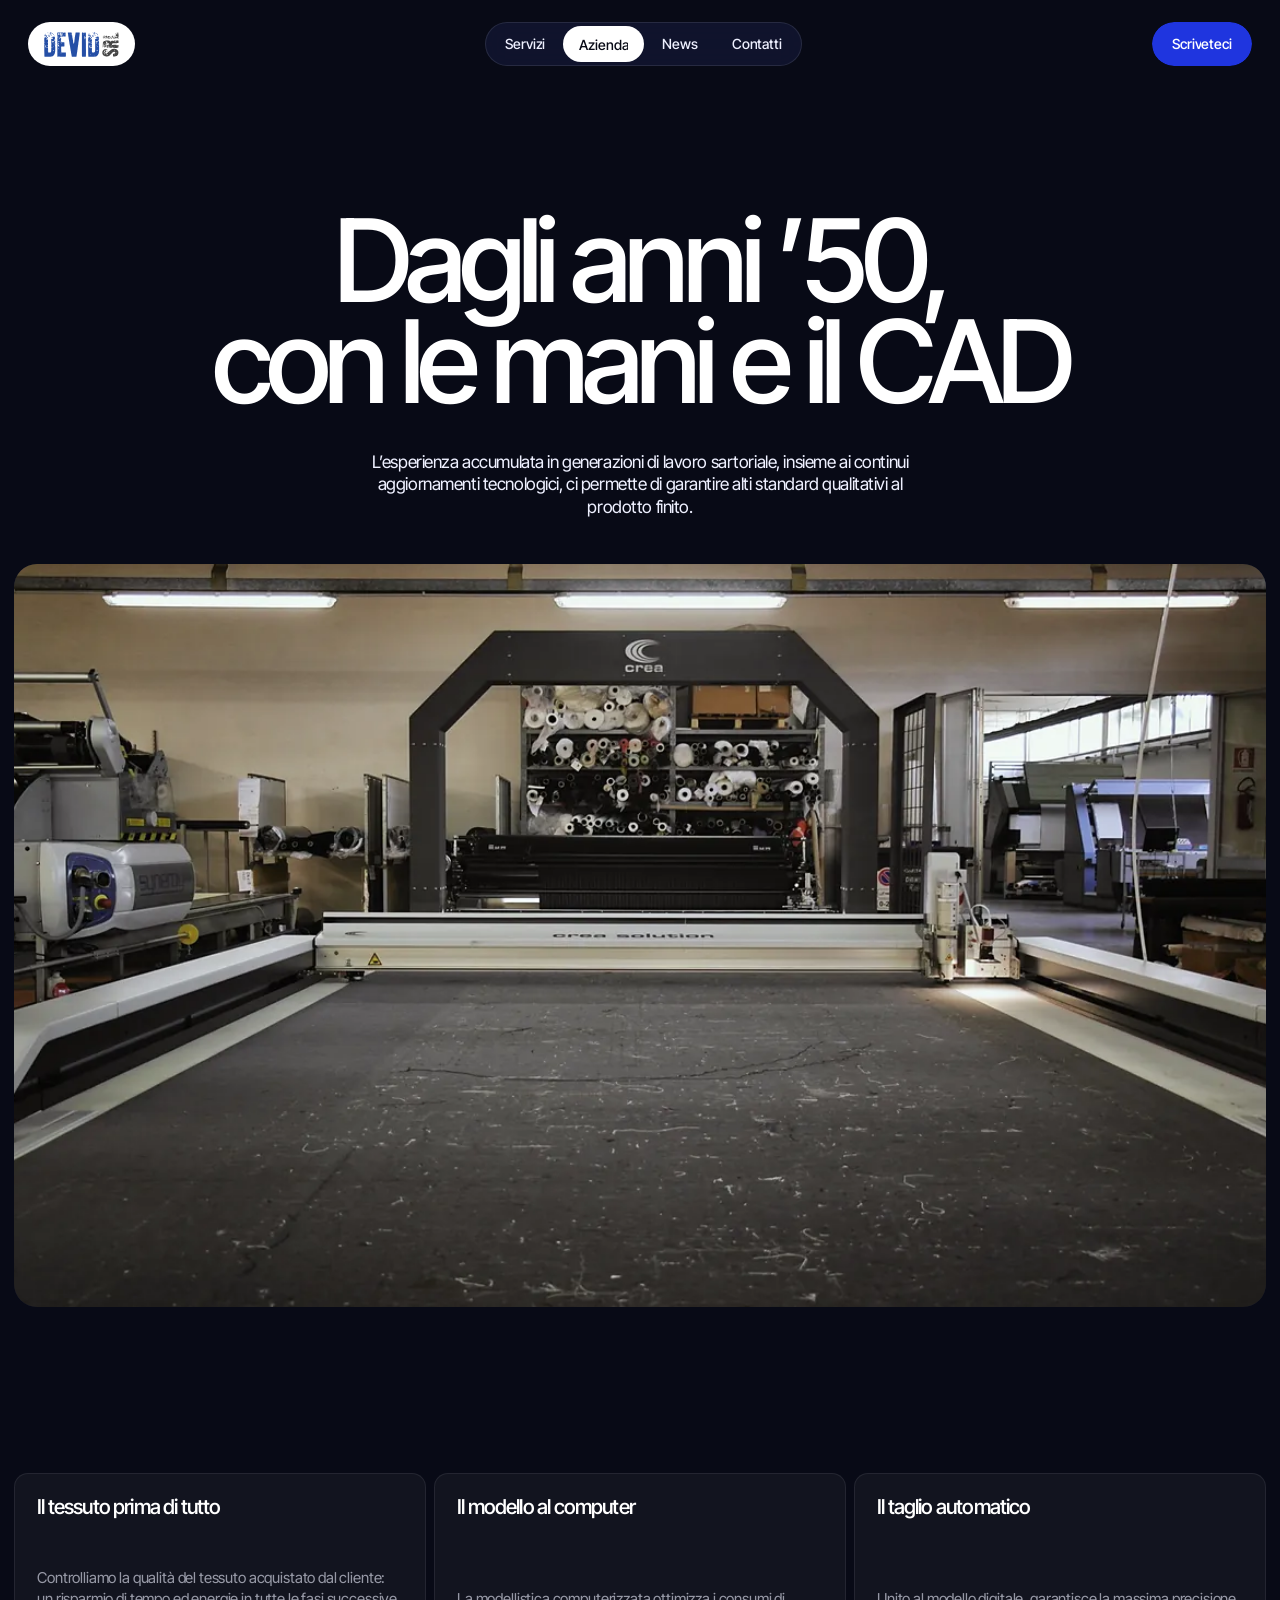
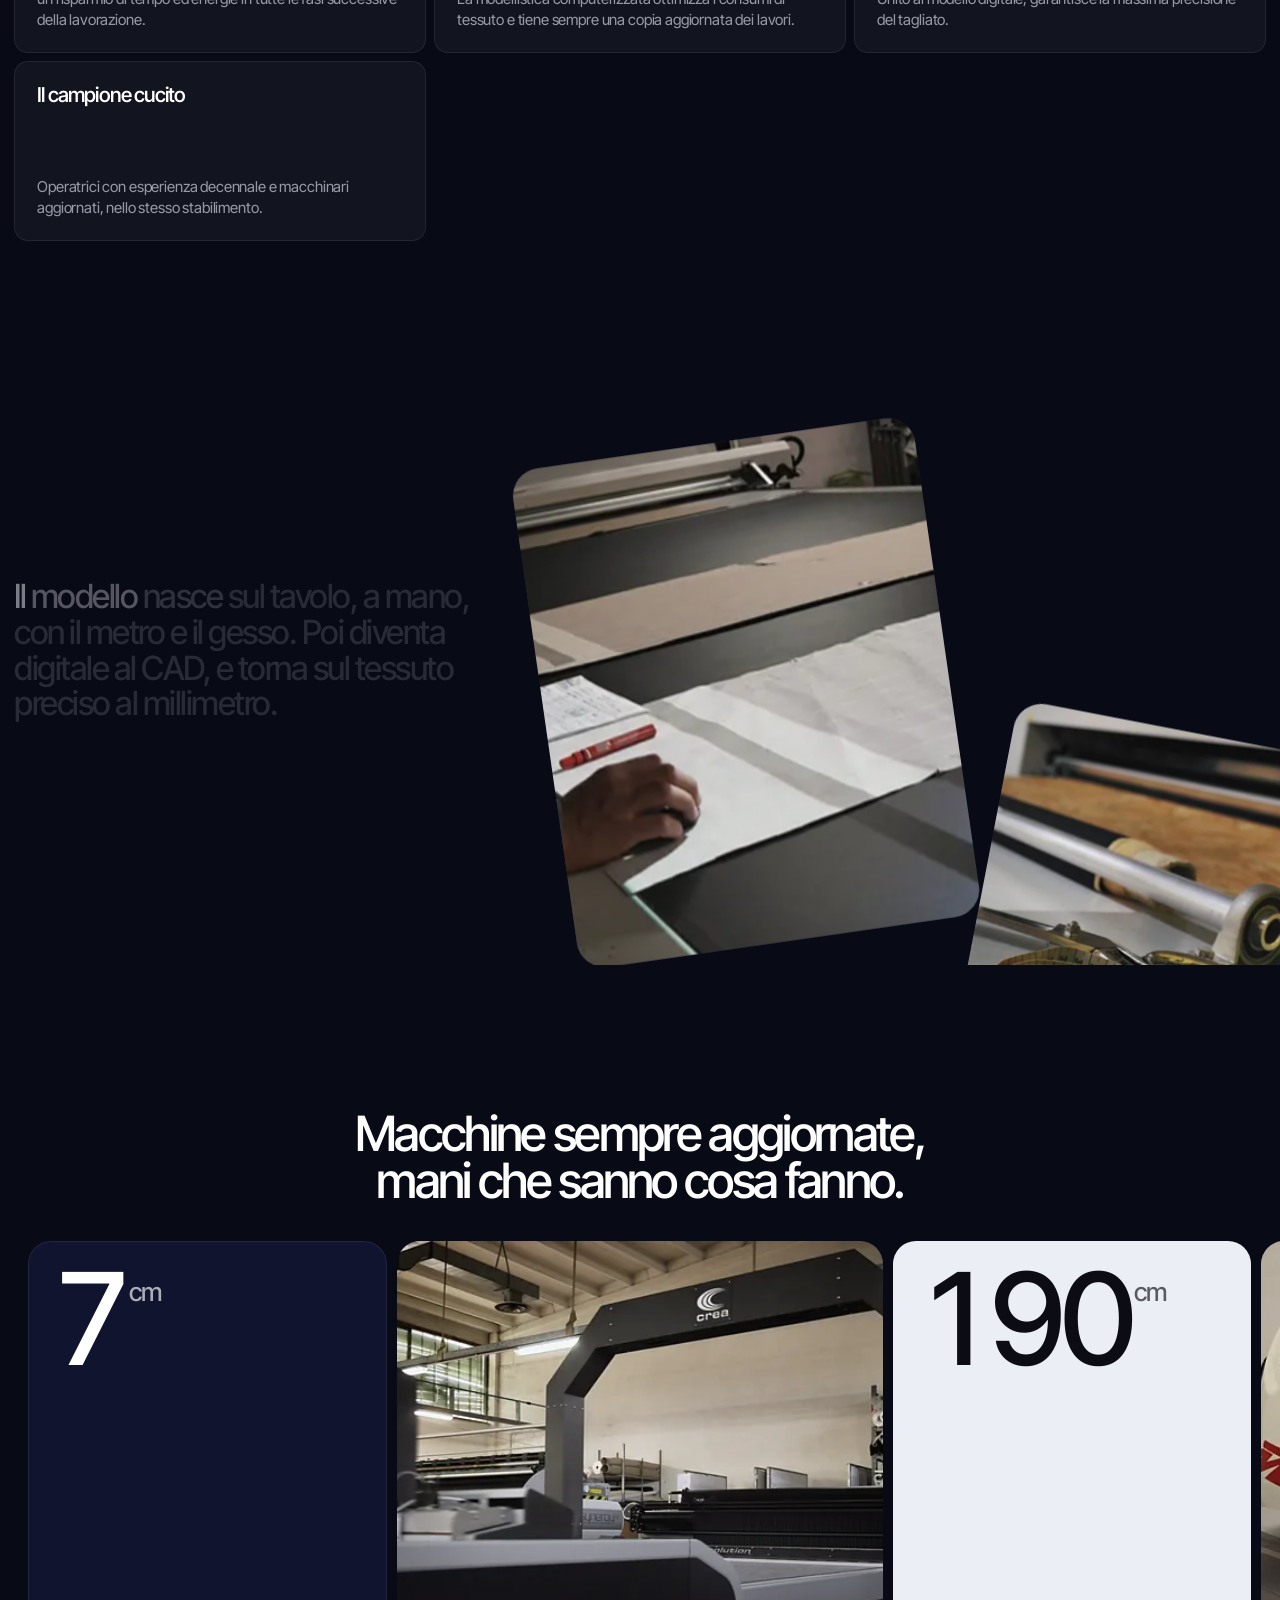
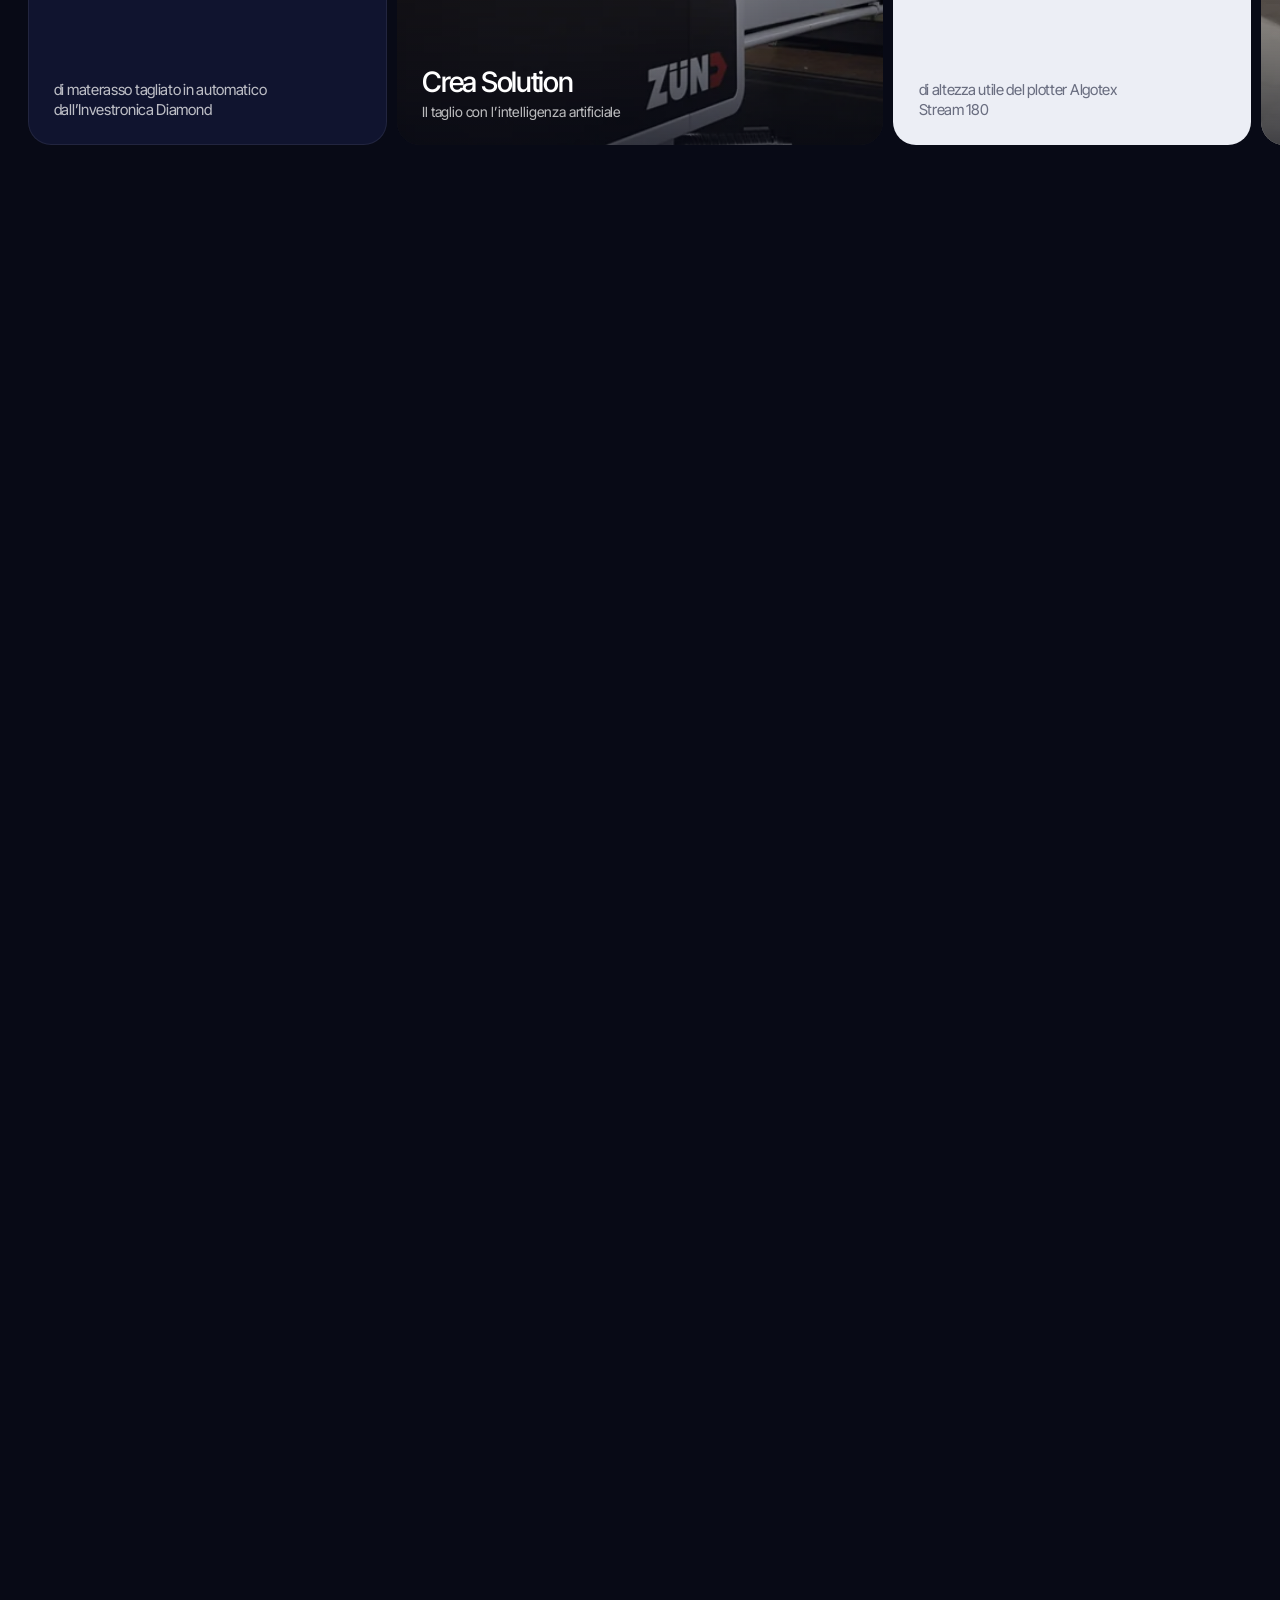
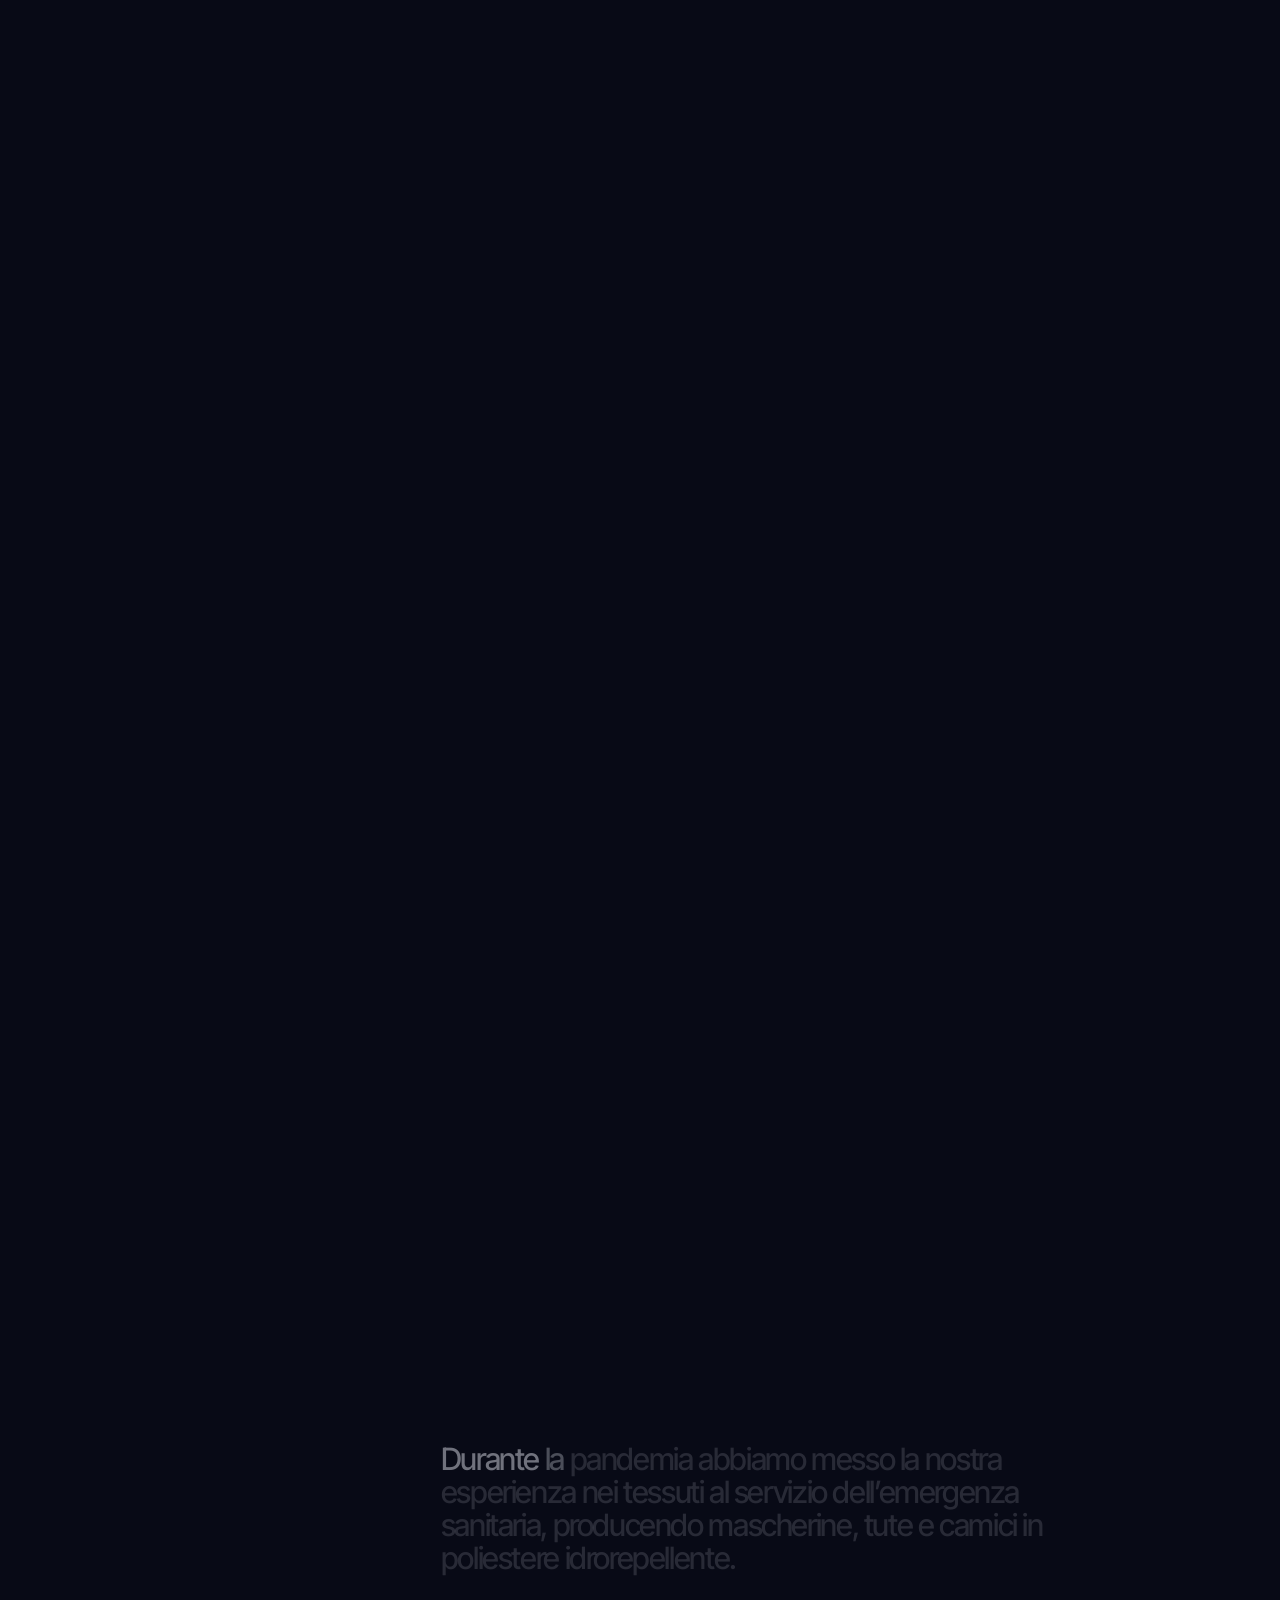
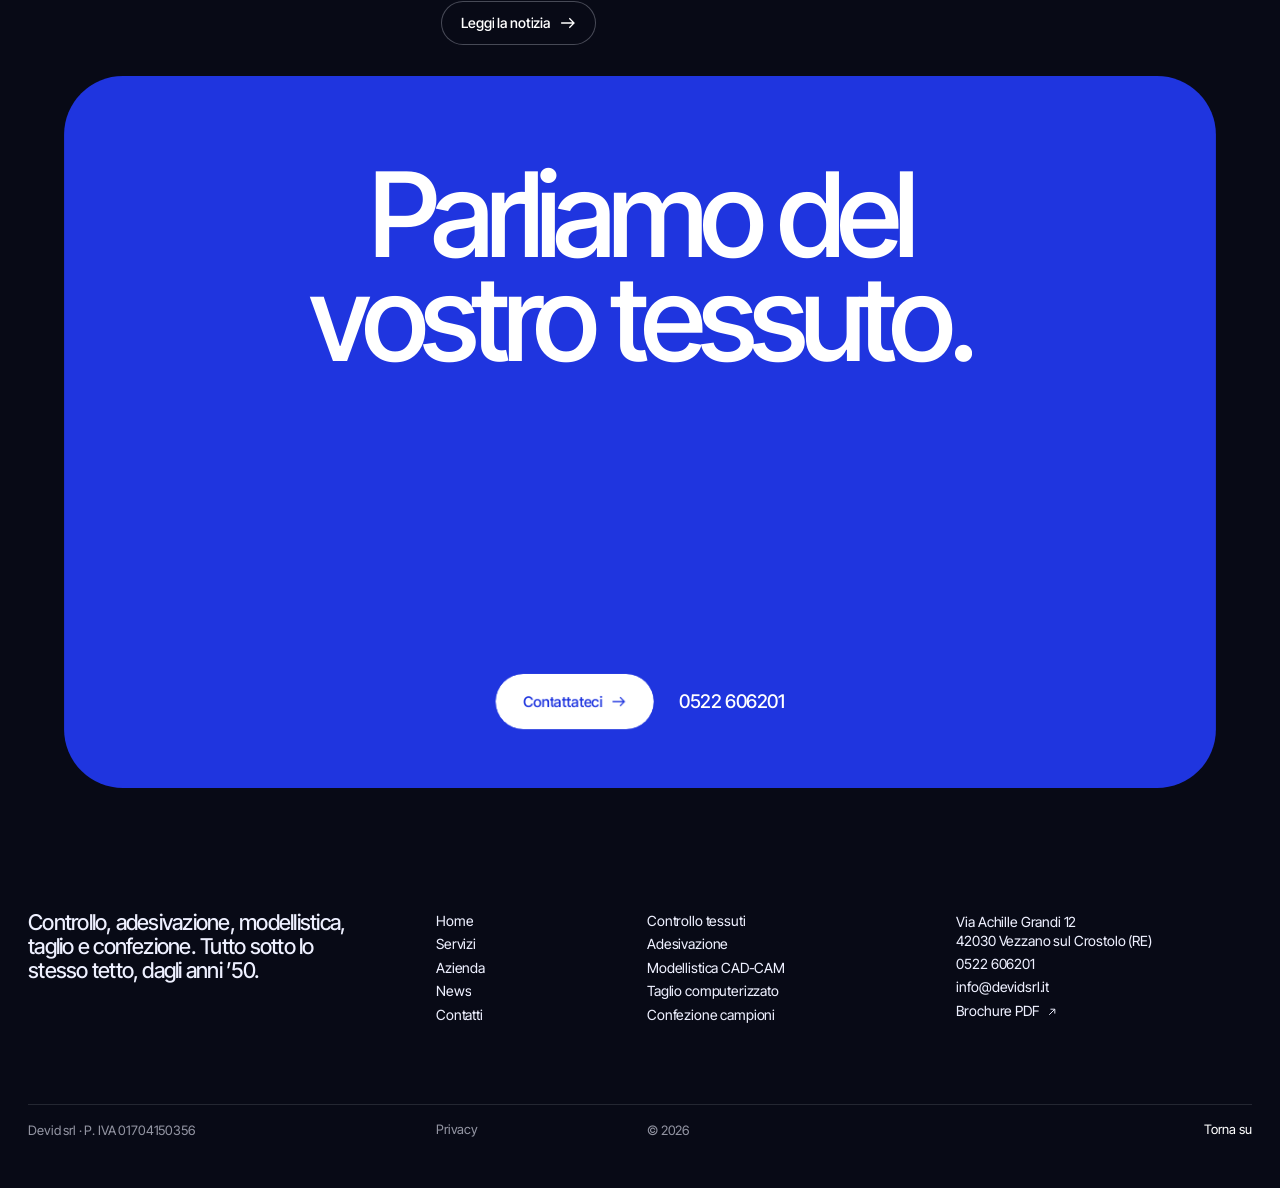
<file: azienda/index.html>
<!doctype html>
<html lang="it">
<head>
<meta charset="utf-8">
<meta name="viewport" content="width=device-width, initial-scale=1, viewport-fit=cover">
<title>Azienda, Devid srl</title>
<meta name="description" content="Generazioni di lavoro sartoriale dagli anni Cinquanta e macchine sempre aggiornate: chi è Devid srl.">
<link rel="canonical" href="https://www.devidsrl.it/azienda/">
<meta property="og:type" content="website">
<meta property="og:locale" content="it_IT">
<meta property="og:title" content="Azienda, Devid srl">
<meta property="og:description" content="Generazioni di lavoro sartoriale dagli anni Cinquanta e macchine sempre aggiornate: chi è Devid srl.">
<meta property="og:url" content="https://www.devidsrl.it/azienda/">
<meta property="og:image" content="https://www.devidsrl.it/assets/img/condivisione.jpg">
<meta name="twitter:card" content="summary_large_image">
<meta name="theme-color" content="#eceef5">
<link rel="icon" href="../favicon.ico" sizes="32x32">
<link rel="icon" href="../assets/icona-192.png" type="image/png" sizes="192x192">
<link rel="apple-touch-icon" href="../apple-touch-icon.png">
<link rel="preload" href="../assets/fonts/inter-tight-latin-wght-normal.woff2" as="font" type="font/woff2" crossorigin>
<link rel="stylesheet" href="../assets/css/sito.css">
<script>(function(h){h.classList.add('js');try{if(sessionStorage.getItem('devid-tenda'))h.classList.add('arrivo');if(sessionStorage.getItem('devid-visto'))h.classList.add('visto-carica')}catch(e){}setTimeout(function(){if(!window.devidPronto)h.classList.remove('js','arrivo')},4000)})(document.documentElement)</script>
</head>
<body class="pagina-interna tema-notte">
<a class="salta" href="#contenuto">Vai al contenuto</a>
<div class="tenda" aria-hidden="true"><div class="tenda-pannello"><p class="tenda-titolo"></p></div></div>
<header class="testata" data-testata>
  <a class="marchio" href="../" aria-label="Devid srl, pagina iniziale" data-tenda="Devid srl"><img src="../assets/logo-devid.svg" alt="Devid srl" width="98" height="33"></a>
  <nav class="menu" aria-label="Principale">
    <a class="menu-voce" href="../servizi/"  data-tenda="Servizi"><span data-gira>Servizi</span></a><a class="menu-voce" href="../azienda/" aria-current="page" data-tenda="Azienda"><span data-gira>Azienda</span></a><a class="menu-voce" href="../news/"  data-tenda="News"><span data-gira>News</span></a><a class="menu-voce" href="../contatti/"  data-tenda="Contatti"><span data-gira>Contatti</span></a>
  </nav>
  <div class="testata-destra">
    <a class="bottone bottone-blu" href="../contatti/" data-tenda="Contatti" data-magnete><span class="bottone-fondo"></span><span class="bottone-testo"><span data-gira>Scriveteci</span></span></a>
    <button class="bottone bottone-chiaro apri-menu" type="button" aria-expanded="false" aria-controls="menu-telefono" aria-label="Apri il menu"><span class="bottone-fondo"></span><span class="bottone-testo"><span class="hamburger"><i></i><i></i></span></span></button>
  </div>
</header>
<div class="menu-telefono" id="menu-telefono" hidden>
  <div class="menu-telefono-carta">
    <nav aria-label="Menu">
      <a href="../" data-tenda="Devid srl"><span>Home</span></a>
      <a href="../servizi/" data-tenda="Servizi"><span>Servizi</span></a><a href="../azienda/" data-tenda="Azienda"><span>Azienda</span></a><a href="../news/" data-tenda="News"><span>News</span></a><a href="../contatti/" data-tenda="Contatti"><span>Contatti</span></a>
    </nav>
    <div class="menu-telefono-piede">
      <a href="tel:+390522606201">0522 606201</a>
      <a href="mailto:info@devidsrl.it">info@devidsrl.it</a>
    </div>
  </div>
</div>
<main id="contenuto">
  <section class="apertura">
    
    <div class="apertura-sopra">
      
      
    </div>
    <h1 class="apertura-titolo"><span class="riga"><span class="riga-dentro">Dagli anni ’50,</span></span><span class="riga"><span class="riga-dentro">con le mani e il CAD</span></span></h1>
    <p class="apertura-testo" data-righe>L’esperienza accumulata in generazioni di lavoro sartoriale, insieme ai continui aggiornamenti tecnologici, ci permette di garantire alti standard qualitativi al prodotto finito.</p>
  </section>
  <figure class="foto-grande" data-foto-grande><div class="foto-grande-dentro"><img src="../assets/img/zund-sala-800.webp" srcset="../assets/img/zund-sala-800.webp 800w, ../assets/img/zund-sala-1400.webp 1400w, ../assets/img/zund-sala-2400.webp 2400w" sizes="100vw" alt="La sala taglio di Devid a Vezzano sul Crostolo" loading="eager" decoding="async"></div></figure>
  <div class="blocchi">
    <section class="blocco">
      <h2 class="nascosto">Il metodo</h2>
      <dl class="schede"><div class="scheda" data-scheda><dt>Il tessuto prima di tutto</dt><dd>Controlliamo la qualità del tessuto acquistato dal cliente: un risparmio di tempo ed energie in tutte le fasi successive della lavorazione.</dd></div><div class="scheda" data-scheda><dt>Il modello al computer</dt><dd>La modellistica computerizzata ottimizza i consumi di tessuto e tiene sempre una copia aggiornata dei lavori.</dd></div><div class="scheda" data-scheda><dt>Il taglio automatico</dt><dd>Unito al modello digitale, garantisce la massima precisione del tagliato.</dd></div><div class="scheda" data-scheda><dt>Il campione cucito</dt><dd>Operatrici con esperienza decennale e macchinari aggiornati, nello stesso stabilimento.</dd></div></dl>
    </section>
    <section class="intreccio" data-intreccio>
      <div class="intreccio-testo">
        <p class="intreccio-frase" data-accende>Il modello nasce sul tavolo, a mano, con il metro e il gesso. Poi diventa digitale al CAD, e torna sul tessuto preciso al millimetro.</p>
      </div>
      <div class="intreccio-foto">
        <figure class="intreccio-a" data-intreccio-foto="a"><span class="intreccio-dentro"><img src="../assets/img/cartamodello-800.webp" srcset="../assets/img/cartamodello-800.webp 800w, ../assets/img/cartamodello-1400.webp 1400w" sizes="(max-width: 760px) 70vw, 30vw" alt="Un modellista sistema i cartamodelli sul tavolo" loading="lazy" decoding="async"></span><figcaption>Il cartamodello</figcaption></figure>
        <figure class="intreccio-b" data-intreccio-foto="b"><span class="intreccio-dentro"><img src="../assets/img/metro-800.webp" srcset="../assets/img/metro-800.webp 800w, ../assets/img/metro-1400.webp 1400w" sizes="(max-width: 760px) 55vw, 22vw" alt="Metro e forbici sulla macchina" loading="lazy" decoding="async"></span><figcaption>Il metro</figcaption></figure>
      </div>
    </section>
  </div>
    <section class="sguardo" data-sguardo aria-labelledby="sguardo-t">
    <div class="sguardo-palco">
      <div class="sguardo-testa">
        <h2 id="sguardo-t" class="sguardo-titolo" data-righe>Macchine sempre aggiornate,<br>mani che sanno cosa fanno.</h2>
      </div>
      <div class="sguardo-binario" data-sguardo-binario>
        <div class="sguardo-carta sguardo-dato sguardo-scuro"><p class="sguardo-cifra"><span data-conta-lato="7">7</span><small>cm</small></p><p class="sguardo-testo">di materasso tagliato in automatico dall’Investronica Diamond</p></div><figure class="sguardo-carta sguardo-foto"><div class="sguardo-foto-dentro"><img src="../assets/img/zund-portale-800.webp" srcset="../assets/img/zund-portale-800.webp 800w, ../assets/img/zund-portale-1400.webp 1400w, ../assets/img/zund-portale-2400.webp 2400w" sizes="(max-width: 760px) 80vw, 34vw" alt="Il taglio con l’intelligenza artificiale" loading="lazy" decoding="async"></div><figcaption><span class="sguardo-nome">Crea Solution</span><span class="sguardo-sotto">Il taglio con l’intelligenza artificiale</span></figcaption></figure><div class="sguardo-carta sguardo-dato sguardo-chiaro"><p class="sguardo-cifra"><span data-conta-lato="200">200</span><small>cm</small></p><p class="sguardo-testo">di altezza utile del plotter Algotex Stream 180</p></div><figure class="sguardo-carta sguardo-foto"><div class="sguardo-foto-dentro"><img src="../assets/img/taglio-testa-800.webp" srcset="../assets/img/taglio-testa-800.webp 800w, ../assets/img/taglio-testa-1400.webp 1400w" sizes="(max-width: 760px) 80vw, 34vw" alt="Taglio automatico fino a 5 cm" loading="lazy" decoding="async"></div><figcaption><span class="sguardo-nome">Morgan Next 2</span><span class="sguardo-sotto">Taglio automatico fino a 5 cm</span></figcaption></figure><div class="sguardo-carta sguardo-dato sguardo-blu"><p class="sguardo-cifra"><span data-conta-lato="1">1</span><small>m</small></p><p class="sguardo-testo">di diametro dei rotoli al banco di controllo</p></div><figure class="sguardo-carta sguardo-foto"><div class="sguardo-foto-dentro"><img src="../assets/img/stesura-800.webp" srcset="../assets/img/stesura-800.webp 800w, ../assets/img/stesura-1400.webp 1400w" sizes="(max-width: 760px) 80vw, 34vw" alt="Stenditori elettronici con conveyor" loading="lazy" decoding="async"></div><figcaption><span class="sguardo-nome">Oteman e Bkr</span><span class="sguardo-sotto">Stenditori elettronici con conveyor</span></figcaption></figure><div class="sguardo-carta sguardo-dato sguardo-scuro"><p class="sguardo-cifra"><span data-conta-lato="20">20</span><small>s</small></p><p class="sguardo-testo">al massimo di prova vapore, col metodo Hoffman</p></div><figure class="sguardo-carta sguardo-foto"><div class="sguardo-foto-dentro"><img src="../assets/img/sagome-800.webp" srcset="../assets/img/sagome-800.webp 800w, ../assets/img/sagome-1400.webp 1400w" sizes="(max-width: 760px) 80vw, 34vw" alt="Cartamodelli digitalizzati da una fotografia" loading="lazy" decoding="async"></div><figcaption><span class="sguardo-nome">Intelli-di</span><span class="sguardo-sotto">Cartamodelli digitalizzati da una fotografia</span></figcaption></figure>
        <a class="sguardo-carta sguardo-fine" href="../servizi/taglio-tessuti/" data-tenda="Taglio computerizzato"><span>Tutte le macchine del taglio</span><span class="sguardo-fine-cerchio"><svg class="g g-dx" viewBox="0 0 18 14" aria-hidden="true"><path d="M1 7h15M10.5 1.5 16 7l-5.5 5.5" fill="none" stroke="currentColor" stroke-width="1.5"/></svg></span></a>
      </div>
    </div>
  </section>
  <div class="blocchi blocchi-dopo">
    <section class="blocco">
      <h2 class="nascosto">Nell’emergenza</h2>
      <div class="blocco-corpo">
        <p class="testo-grande" data-accende>Durante la pandemia abbiamo messo la nostra esperienza nei tessuti al servizio dell’emergenza sanitaria, producendo mascherine, tute e camici in poliestere idrorepellente.</p>
        <a class="bottone bottone-linea" href="../news/tute-e-camici-in-poliestere/" data-tenda="Tute e camici" data-magnete><span class="bottone-fondo"></span><span class="bottone-testo"><span data-gira>Leggi la notizia</span><svg class="g g-dx" viewBox="0 0 18 14" aria-hidden="true"><path d="M1 7h15M10.5 1.5 16 7l-5.5 5.5" fill="none" stroke="currentColor" stroke-width="1.5"/></svg></span></a>
      </div>
    </section>
  </div>
</main>
<section class="chiamata" aria-labelledby="chiamata-t">
  <div class="chiamata-carta" data-carta>
    <h2 id="chiamata-t" class="chiamata-titolo" data-righe>Parliamo del<br>vostro tessuto.</h2>
    <div class="chiamata-azioni">
      <a class="bottone bottone-bianco bottone-grande" href="../contatti/" data-tenda="Contatti" data-magnete><span class="bottone-fondo"></span><span class="bottone-testo"><span data-gira>Contattateci</span><svg class="g g-dx" viewBox="0 0 18 14" aria-hidden="true"><path d="M1 7h15M10.5 1.5 16 7l-5.5 5.5" fill="none" stroke="currentColor" stroke-width="1.5"/></svg></span></a>
      <a class="chiamata-tel" href="tel:+390522606201">0522 606201</a>
    </div>
    <canvas class="chiamata-trama" data-trama aria-hidden="true"></canvas>
  </div>
</section>
<footer class="piede">
  <div class="piede-colonne">
    <div class="piede-colonna piede-intro">
      <p class="piede-frase">Controllo, adesivazione, modellistica, taglio e confezione. Tutto sotto lo stesso tetto, dagli anni ’50.</p>
    </div>
    <div class="piede-colonna">
      <ul>
        <li><a href="../" data-tenda="Devid srl"><span data-gira>Home</span></a></li>
        <li><a href="../servizi/" data-tenda="Servizi"><span data-gira>Servizi</span></a></li><li><a href="../azienda/" data-tenda="Azienda"><span data-gira>Azienda</span></a></li><li><a href="../news/" data-tenda="News"><span data-gira>News</span></a></li><li><a href="../contatti/" data-tenda="Contatti"><span data-gira>Contatti</span></a></li>
      </ul>
    </div>
    <div class="piede-colonna">
      <ul><li><a href="../servizi/controllo-tessuti/" data-tenda="Controllo tessuti"><span data-gira>Controllo tessuti</span></a></li><li><a href="../servizi/adesivazione-tessuto/" data-tenda="Adesivazione"><span data-gira>Adesivazione</span></a></li><li><a href="../servizi/modellistica-cad-cam/" data-tenda="Modellistica CAD-CAM"><span data-gira>Modellistica CAD-CAM</span></a></li><li><a href="../servizi/taglio-tessuti/" data-tenda="Taglio computerizzato"><span data-gira>Taglio computerizzato</span></a></li><li><a href="../servizi/confezione-campioni/" data-tenda="Confezione campioni"><span data-gira>Confezione campioni</span></a></li></ul>
    </div>
    <div class="piede-colonna">
      <ul>
        <li><a href="https://www.google.com/maps/search/?api=1&query=Via+Achille+Grandi+12+42030+Vezzano+sul+Crostolo+RE" target="_blank" rel="noopener">Via Achille Grandi 12<br>42030 Vezzano sul Crostolo (RE)</a></li>
        <li><a href="tel:+390522606201"><span data-gira>0522 606201</span></a></li>
        <li><a href="mailto:info@devidsrl.it"><span data-gira>info@devidsrl.it</span></a></li>
        <li><a href="../assets/devid-srl-brochure.pdf" target="_blank" rel="noopener"><span data-gira>Brochure PDF</span> <svg class="g g-freccia" viewBox="0 0 16 16" aria-hidden="true"><path d="M3.5 12.5 12.5 3.5M5.5 3.5h7v7" fill="none" stroke="currentColor" stroke-width="1.5"/></svg></a></li>
      </ul>
    </div>
  </div>
  <div class="piede-fondo">
    <p>Devid srl · P. IVA 01704150356</p>
    <p><a href="../privacy/" data-tenda="Privacy"><span data-gira>Privacy</span></a></p>
    <p>© <span data-anno>2026</span></p>
    <button class="su" type="button" data-su><span data-gira>Torna su</span></button>
  </div>
</footer>
<script src="../assets/js/gsap.min.js" defer></script>
<script src="../assets/js/ScrollTrigger.min.js" defer></script>
<script src="../assets/js/SplitText.min.js" defer></script>
<script src="../assets/js/CustomEase.min.js" defer></script>
<script src="../assets/js/lenis.min.js" defer></script>
<script src="../assets/js/sito.js" defer></script>
</body>
</html>
</file>
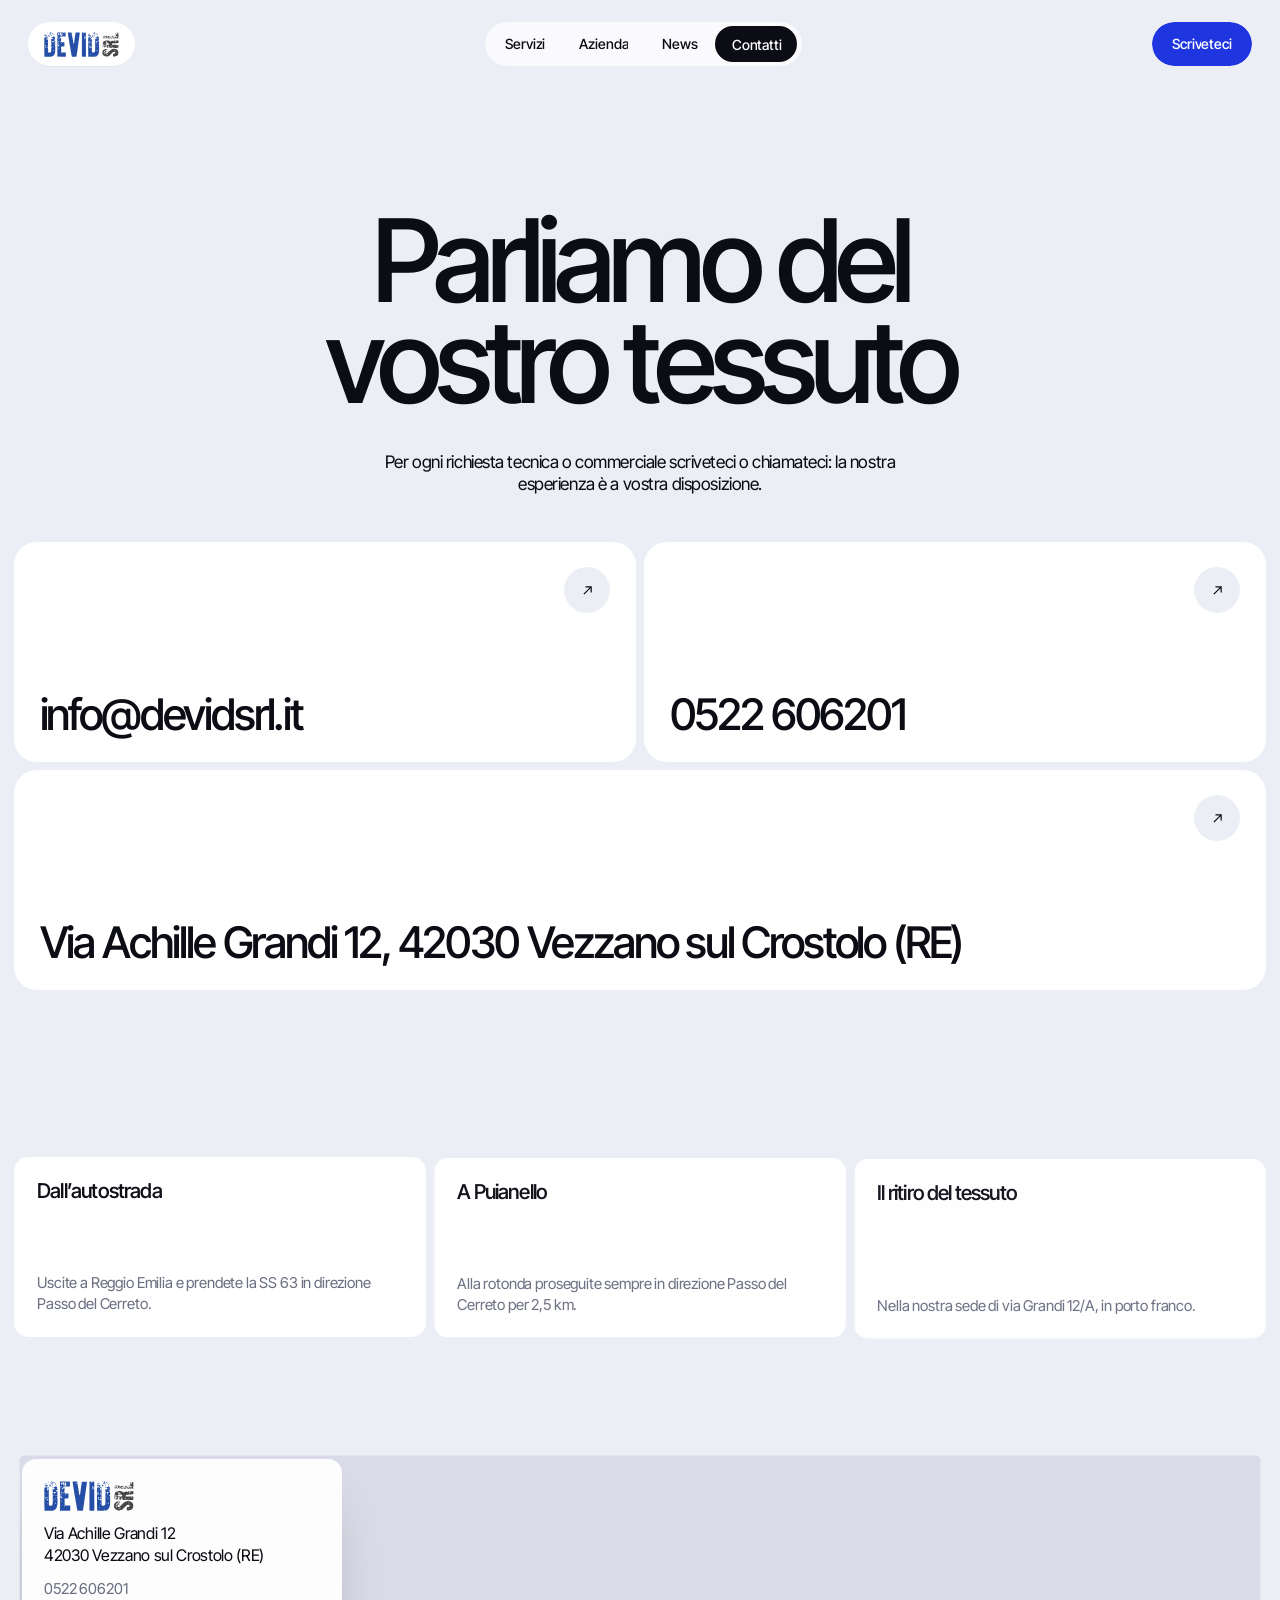
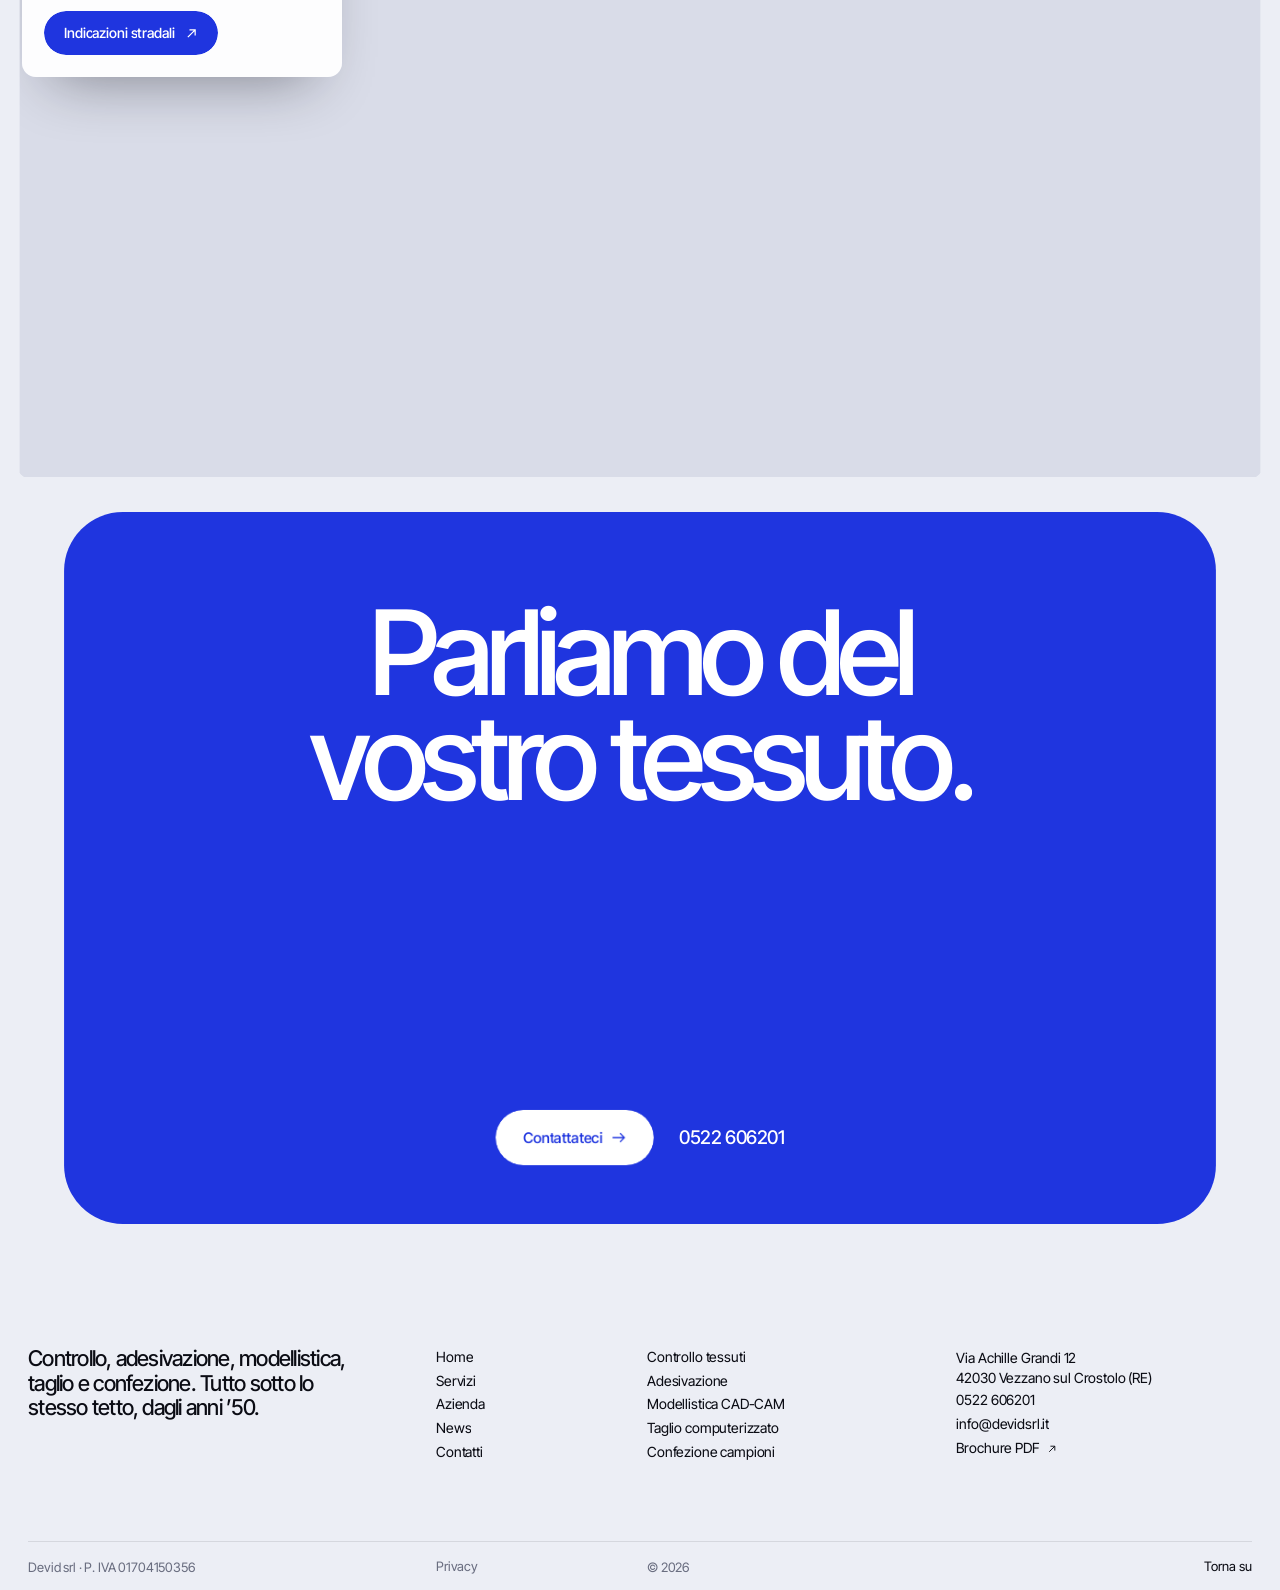
<file: contatti/index.html>
<!doctype html>
<html lang="it">
<head>
<meta charset="utf-8">
<meta name="viewport" content="width=device-width, initial-scale=1, viewport-fit=cover">
<title>Contatti e dove siamo, Devid srl</title>
<meta name="description" content="Devid srl, via Achille Grandi 12, 42030 Vezzano sul Crostolo (RE). Telefono 0522 606201, info@devidsrl.it.">
<link rel="canonical" href="https://www.devidsrl.it/contatti/">
<meta property="og:type" content="website">
<meta property="og:locale" content="it_IT">
<meta property="og:title" content="Contatti e dove siamo, Devid srl">
<meta property="og:description" content="Devid srl, via Achille Grandi 12, 42030 Vezzano sul Crostolo (RE). Telefono 0522 606201, info@devidsrl.it.">
<meta property="og:url" content="https://www.devidsrl.it/contatti/">
<meta property="og:image" content="https://www.devidsrl.it/assets/img/condivisione.jpg">
<meta name="twitter:card" content="summary_large_image">
<meta name="theme-color" content="#eceef5">
<link rel="icon" href="../favicon.ico" sizes="32x32">
<link rel="icon" href="../assets/icona-192.png" type="image/png" sizes="192x192">
<link rel="apple-touch-icon" href="../apple-touch-icon.png">
<link rel="preload" href="../assets/fonts/inter-tight-latin-wght-normal.woff2" as="font" type="font/woff2" crossorigin>
<link rel="stylesheet" href="../assets/css/sito.css">
<script>(function(h){h.classList.add('js');try{if(sessionStorage.getItem('devid-tenda'))h.classList.add('arrivo');if(sessionStorage.getItem('devid-visto'))h.classList.add('visto-carica')}catch(e){}setTimeout(function(){if(!window.devidPronto)h.classList.remove('js','arrivo')},4000)})(document.documentElement)</script>
</head>
<body class="pagina-interna">
<a class="salta" href="#contenuto">Vai al contenuto</a>
<div class="tenda" aria-hidden="true"><div class="tenda-pannello"><p class="tenda-titolo"></p></div></div>
<header class="testata" data-testata>
  <a class="marchio" href="../" aria-label="Devid srl, pagina iniziale" data-tenda="Devid srl"><img src="../assets/logo-devid.svg" alt="Devid srl" width="98" height="33"></a>
  <nav class="menu" aria-label="Principale">
    <a class="menu-voce" href="../servizi/"  data-tenda="Servizi"><span data-gira>Servizi</span></a><a class="menu-voce" href="../azienda/"  data-tenda="Azienda"><span data-gira>Azienda</span></a><a class="menu-voce" href="../news/"  data-tenda="News"><span data-gira>News</span></a><a class="menu-voce" href="../contatti/" aria-current="page" data-tenda="Contatti"><span data-gira>Contatti</span></a>
  </nav>
  <div class="testata-destra">
    <a class="bottone bottone-blu" href="../contatti/" data-tenda="Contatti" data-magnete><span class="bottone-fondo"></span><span class="bottone-testo"><span data-gira>Scriveteci</span></span></a>
    <button class="bottone bottone-chiaro apri-menu" type="button" aria-expanded="false" aria-controls="menu-telefono" aria-label="Apri il menu"><span class="bottone-fondo"></span><span class="bottone-testo"><span class="hamburger"><i></i><i></i></span></span></button>
  </div>
</header>
<div class="menu-telefono" id="menu-telefono" hidden>
  <div class="menu-telefono-carta">
    <nav aria-label="Menu">
      <a href="../" data-tenda="Devid srl"><span>Home</span></a>
      <a href="../servizi/" data-tenda="Servizi"><span>Servizi</span></a><a href="../azienda/" data-tenda="Azienda"><span>Azienda</span></a><a href="../news/" data-tenda="News"><span>News</span></a><a href="../contatti/" data-tenda="Contatti"><span>Contatti</span></a>
    </nav>
    <div class="menu-telefono-piede">
      <a href="tel:+390522606201">0522 606201</a>
      <a href="mailto:info@devidsrl.it">info@devidsrl.it</a>
    </div>
  </div>
</div>
<main id="contenuto">
  <section class="apertura">
    
    <div class="apertura-sopra">
      
      
    </div>
    <h1 class="apertura-titolo"><span class="riga"><span class="riga-dentro">Parliamo del</span></span><span class="riga"><span class="riga-dentro">vostro tessuto</span></span></h1>
    <p class="apertura-testo" data-righe>Per ogni richiesta tecnica o commerciale scriveteci o chiamateci: la nostra esperienza è a vostra disposizione.</p>
  </section>
  <section class="contatti">
    <a class="contatto" href="mailto:info@devidsrl.it" data-scheda><span class="contatto-valore">info@devidsrl.it</span><span class="contatto-cerchio"><svg class="g g-freccia" viewBox="0 0 16 16" aria-hidden="true"><path d="M3.5 12.5 12.5 3.5M5.5 3.5h7v7" fill="none" stroke="currentColor" stroke-width="1.5"/></svg></span></a>
    <a class="contatto" href="tel:+390522606201" data-scheda><span class="contatto-valore">0522 606201</span><span class="contatto-cerchio"><svg class="g g-freccia" viewBox="0 0 16 16" aria-hidden="true"><path d="M3.5 12.5 12.5 3.5M5.5 3.5h7v7" fill="none" stroke="currentColor" stroke-width="1.5"/></svg></span></a>
    <a class="contatto contatto-largo" href="https://www.google.com/maps/search/?api=1&query=Via+Achille+Grandi+12+42030+Vezzano+sul+Crostolo+RE" target="_blank" rel="noopener" data-scheda><span class="contatto-valore">Via Achille Grandi 12, 42030 Vezzano sul Crostolo (RE)</span><span class="contatto-cerchio"><svg class="g g-freccia" viewBox="0 0 16 16" aria-hidden="true"><path d="M3.5 12.5 12.5 3.5M5.5 3.5h7v7" fill="none" stroke="currentColor" stroke-width="1.5"/></svg></span></a>
  </section>
  <div class="blocchi">
    <section class="blocco">
      <h2 class="nascosto">Dove siamo</h2>
      <dl class="schede"><div class="scheda" data-scheda><dt>Dall’autostrada</dt><dd>Uscite a Reggio Emilia e prendete la SS 63 in direzione Passo del Cerreto.</dd></div><div class="scheda" data-scheda><dt>A Puianello</dt><dd>Alla rotonda proseguite sempre in direzione Passo del Cerreto per 2,5 km.</dd></div><div class="scheda" data-scheda><dt>Il ritiro del tessuto</dt><dd>Nella nostra sede di via Grandi 12/A, in porto franco.</dd></div></dl>
    </section>
    <figure class="mappa" data-foto>
      <iframe title="Mappa: Devid srl, via Achille Grandi 12, Vezzano sul Crostolo" loading="lazy" referrerpolicy="no-referrer-when-downgrade" src="https://www.google.com/maps?q=Devid+srl,+Via+Achille+Grandi+12,+42030+Vezzano+sul+Crostolo+RE&amp;z=16&amp;hl=it&amp;output=embed"></iframe>
      <figcaption class="mappa-carta">
        <img class="mappa-logo" src="../assets/logo-devid.svg" alt="Devid srl" width="120" height="38">
        <p class="mappa-indirizzo">Via Achille Grandi 12<br>42030 Vezzano sul Crostolo (RE)</p>
        <p class="mappa-tel"><a href="tel:+390522606201">0522 606201</a></p>
        <a class="bottone bottone-blu" href="https://www.google.com/maps/dir/?api=1&amp;destination=Via+Achille+Grandi+12+42030+Vezzano+sul+Crostolo+RE" target="_blank" rel="noopener" data-magnete><span class="bottone-fondo"></span><span class="bottone-testo"><span data-gira>Indicazioni stradali</span><svg class="g g-freccia" viewBox="0 0 16 16" aria-hidden="true"><path d="M3.5 12.5 12.5 3.5M5.5 3.5h7v7" fill="none" stroke="currentColor" stroke-width="1.5"/></svg></span></a>
      </figcaption>
    </figure>
  </div>
</main>
<section class="chiamata" aria-labelledby="chiamata-t">
  <div class="chiamata-carta" data-carta>
    <h2 id="chiamata-t" class="chiamata-titolo" data-righe>Parliamo del<br>vostro tessuto.</h2>
    <div class="chiamata-azioni">
      <a class="bottone bottone-bianco bottone-grande" href="../contatti/" data-tenda="Contatti" data-magnete><span class="bottone-fondo"></span><span class="bottone-testo"><span data-gira>Contattateci</span><svg class="g g-dx" viewBox="0 0 18 14" aria-hidden="true"><path d="M1 7h15M10.5 1.5 16 7l-5.5 5.5" fill="none" stroke="currentColor" stroke-width="1.5"/></svg></span></a>
      <a class="chiamata-tel" href="tel:+390522606201">0522 606201</a>
    </div>
    <canvas class="chiamata-trama" data-trama aria-hidden="true"></canvas>
  </div>
</section>
<footer class="piede">
  <div class="piede-colonne">
    <div class="piede-colonna piede-intro">
      <p class="piede-frase">Controllo, adesivazione, modellistica, taglio e confezione. Tutto sotto lo stesso tetto, dagli anni ’50.</p>
    </div>
    <div class="piede-colonna">
      <ul>
        <li><a href="../" data-tenda="Devid srl"><span data-gira>Home</span></a></li>
        <li><a href="../servizi/" data-tenda="Servizi"><span data-gira>Servizi</span></a></li><li><a href="../azienda/" data-tenda="Azienda"><span data-gira>Azienda</span></a></li><li><a href="../news/" data-tenda="News"><span data-gira>News</span></a></li><li><a href="../contatti/" data-tenda="Contatti"><span data-gira>Contatti</span></a></li>
      </ul>
    </div>
    <div class="piede-colonna">
      <ul><li><a href="../servizi/controllo-tessuti/" data-tenda="Controllo tessuti"><span data-gira>Controllo tessuti</span></a></li><li><a href="../servizi/adesivazione-tessuto/" data-tenda="Adesivazione"><span data-gira>Adesivazione</span></a></li><li><a href="../servizi/modellistica-cad-cam/" data-tenda="Modellistica CAD-CAM"><span data-gira>Modellistica CAD-CAM</span></a></li><li><a href="../servizi/taglio-tessuti/" data-tenda="Taglio computerizzato"><span data-gira>Taglio computerizzato</span></a></li><li><a href="../servizi/confezione-campioni/" data-tenda="Confezione campioni"><span data-gira>Confezione campioni</span></a></li></ul>
    </div>
    <div class="piede-colonna">
      <ul>
        <li><a href="https://www.google.com/maps/search/?api=1&query=Via+Achille+Grandi+12+42030+Vezzano+sul+Crostolo+RE" target="_blank" rel="noopener">Via Achille Grandi 12<br>42030 Vezzano sul Crostolo (RE)</a></li>
        <li><a href="tel:+390522606201"><span data-gira>0522 606201</span></a></li>
        <li><a href="mailto:info@devidsrl.it"><span data-gira>info@devidsrl.it</span></a></li>
        <li><a href="../assets/devid-srl-brochure.pdf" target="_blank" rel="noopener"><span data-gira>Brochure PDF</span> <svg class="g g-freccia" viewBox="0 0 16 16" aria-hidden="true"><path d="M3.5 12.5 12.5 3.5M5.5 3.5h7v7" fill="none" stroke="currentColor" stroke-width="1.5"/></svg></a></li>
      </ul>
    </div>
  </div>
  <div class="piede-fondo">
    <p>Devid srl · P. IVA 01704150356</p>
    <p><a href="../privacy/" data-tenda="Privacy"><span data-gira>Privacy</span></a></p>
    <p>© <span data-anno>2026</span></p>
    <button class="su" type="button" data-su><span data-gira>Torna su</span></button>
  </div>
</footer>
<script src="../assets/js/gsap.min.js" defer></script>
<script src="../assets/js/ScrollTrigger.min.js" defer></script>
<script src="../assets/js/SplitText.min.js" defer></script>
<script src="../assets/js/CustomEase.min.js" defer></script>
<script src="../assets/js/lenis.min.js" defer></script>
<script src="../assets/js/sito.js" defer></script>
</body>
</html>
</file>
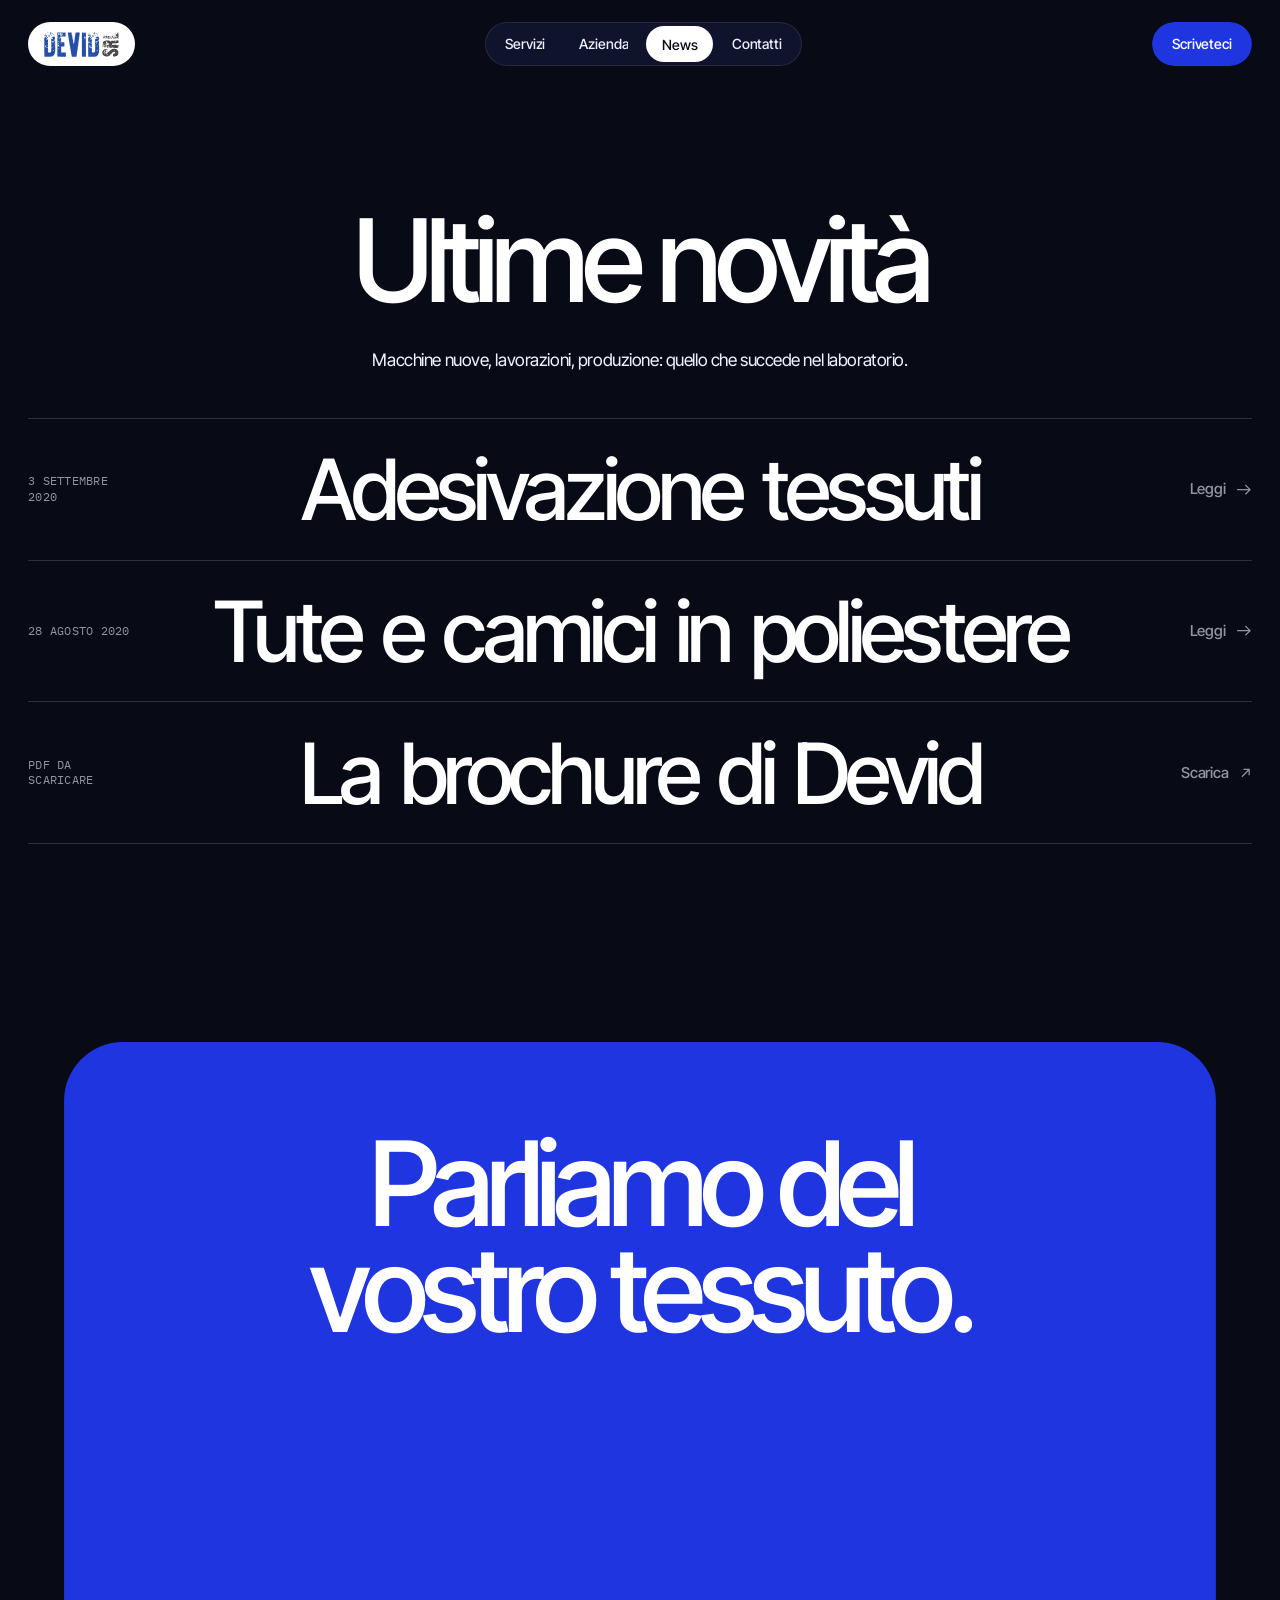
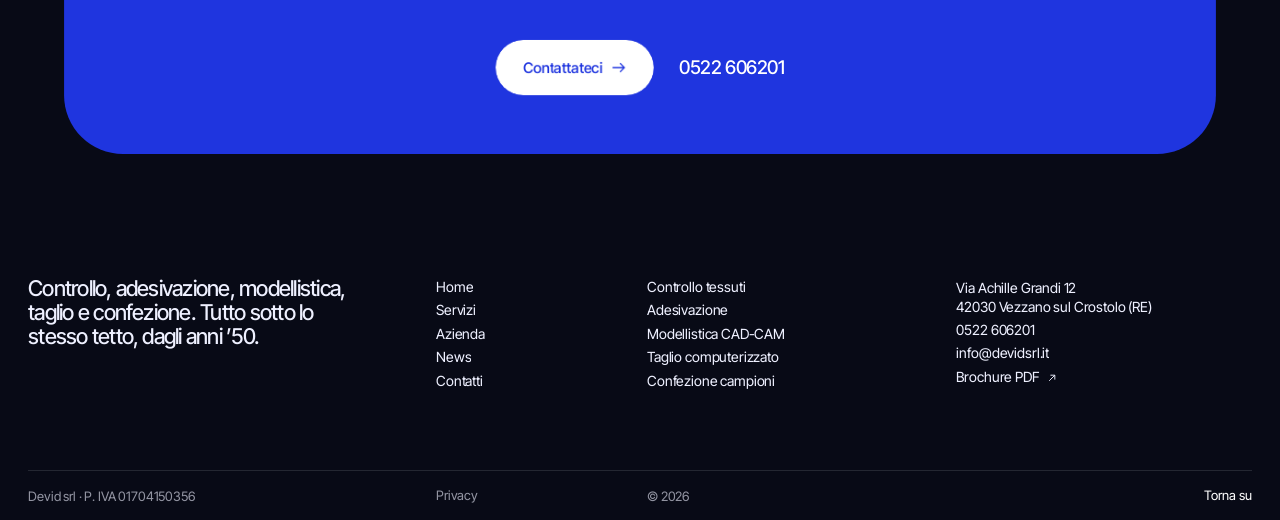
<file: news/index.html>
<!doctype html>
<html lang="it">
<head>
<meta charset="utf-8">
<meta name="viewport" content="width=device-width, initial-scale=1, viewport-fit=cover">
<title>News, Devid srl</title>
<meta name="description" content="Le novità di Devid srl: macchine nuove, lavorazioni, produzione.">
<link rel="canonical" href="https://www.devidsrl.it/news/">
<meta property="og:type" content="website">
<meta property="og:locale" content="it_IT">
<meta property="og:title" content="News, Devid srl">
<meta property="og:description" content="Le novità di Devid srl: macchine nuove, lavorazioni, produzione.">
<meta property="og:url" content="https://www.devidsrl.it/news/">
<meta property="og:image" content="https://www.devidsrl.it/assets/img/condivisione.jpg">
<meta name="twitter:card" content="summary_large_image">
<meta name="theme-color" content="#eceef5">
<link rel="icon" href="../favicon.ico" sizes="32x32">
<link rel="icon" href="../assets/icona-192.png" type="image/png" sizes="192x192">
<link rel="apple-touch-icon" href="../apple-touch-icon.png">
<link rel="preload" href="../assets/fonts/inter-tight-latin-wght-normal.woff2" as="font" type="font/woff2" crossorigin>
<link rel="stylesheet" href="../assets/css/sito.css">
<script>(function(h){h.classList.add('js');try{if(sessionStorage.getItem('devid-tenda'))h.classList.add('arrivo');if(sessionStorage.getItem('devid-visto'))h.classList.add('visto-carica')}catch(e){}setTimeout(function(){if(!window.devidPronto)h.classList.remove('js','arrivo')},4000)})(document.documentElement)</script>
</head>
<body class="pagina-interna tema-notte">
<a class="salta" href="#contenuto">Vai al contenuto</a>
<div class="tenda" aria-hidden="true"><div class="tenda-pannello"><p class="tenda-titolo"></p></div></div>
<header class="testata" data-testata>
  <a class="marchio" href="../" aria-label="Devid srl, pagina iniziale" data-tenda="Devid srl"><img src="../assets/logo-devid.svg" alt="Devid srl" width="98" height="33"></a>
  <nav class="menu" aria-label="Principale">
    <a class="menu-voce" href="../servizi/"  data-tenda="Servizi"><span data-gira>Servizi</span></a><a class="menu-voce" href="../azienda/"  data-tenda="Azienda"><span data-gira>Azienda</span></a><a class="menu-voce" href="../news/" aria-current="page" data-tenda="News"><span data-gira>News</span></a><a class="menu-voce" href="../contatti/"  data-tenda="Contatti"><span data-gira>Contatti</span></a>
  </nav>
  <div class="testata-destra">
    <a class="bottone bottone-blu" href="../contatti/" data-tenda="Contatti" data-magnete><span class="bottone-fondo"></span><span class="bottone-testo"><span data-gira>Scriveteci</span></span></a>
    <button class="bottone bottone-chiaro apri-menu" type="button" aria-expanded="false" aria-controls="menu-telefono" aria-label="Apri il menu"><span class="bottone-fondo"></span><span class="bottone-testo"><span class="hamburger"><i></i><i></i></span></span></button>
  </div>
</header>
<div class="menu-telefono" id="menu-telefono" hidden>
  <div class="menu-telefono-carta">
    <nav aria-label="Menu">
      <a href="../" data-tenda="Devid srl"><span>Home</span></a>
      <a href="../servizi/" data-tenda="Servizi"><span>Servizi</span></a><a href="../azienda/" data-tenda="Azienda"><span>Azienda</span></a><a href="../news/" data-tenda="News"><span>News</span></a><a href="../contatti/" data-tenda="Contatti"><span>Contatti</span></a>
    </nav>
    <div class="menu-telefono-piede">
      <a href="tel:+390522606201">0522 606201</a>
      <a href="mailto:info@devidsrl.it">info@devidsrl.it</a>
    </div>
  </div>
</div>
<main id="contenuto">
  <section class="apertura">
    
    <div class="apertura-sopra">
      
      
    </div>
    <h1 class="apertura-titolo"><span class="riga"><span class="riga-dentro">Ultime novità</span></span></h1>
    <p class="apertura-testo" data-righe>Macchine nuove, lavorazioni, produzione: quello che succede nel laboratorio.</p>
  </section>
    <section class="annunci" aria-labelledby="news-t">
    
    <ul class="annunci-elenco">
      <li class="annuncio" data-annuncio>
        <a href="../news/adesivazione-tessuti/" data-tenda="Adesivazione tessuti" aria-label="Adesivazione tessuti, 3 settembre 2020">
          <span class="annuncio-data etichetta etichetta-chiara">3 settembre 2020</span>
          <span class="annuncio-nome" aria-hidden="true"><span class="annuncio-parola">Adesivazione</span><span class="annuncio-buco" data-buco aria-hidden="true"><span class="annuncio-foto"><img src="../assets/img/adesivazione-800.webp" srcset="../assets/img/adesivazione-800.webp 800w, ../assets/img/adesivazione-1400.webp 1400w" sizes="320px" alt="" loading="lazy" decoding="async"></span></span><span class="annuncio-parola">tessuti</span></span>
          <span class="annuncio-azione"><span data-gira>Leggi</span><svg class="g g-dx" viewBox="0 0 18 14" aria-hidden="true"><path d="M1 7h15M10.5 1.5 16 7l-5.5 5.5" fill="none" stroke="currentColor" stroke-width="1.5"/></svg></span>
        </a>
      </li><li class="annuncio" data-annuncio>
        <a href="../news/tute-e-camici-in-poliestere/" data-tenda="Tute e camici in poliestere" aria-label="Tute e camici in poliestere, 28 agosto 2020">
          <span class="annuncio-data etichetta etichetta-chiara">28 agosto 2020</span>
          <span class="annuncio-nome" aria-hidden="true"><span class="annuncio-parola">Tute</span><span class="annuncio-buco" data-buco aria-hidden="true"><span class="annuncio-foto"><img src="../assets/img/tuta-800.webp" srcset="../assets/img/tuta-800.webp 800w" sizes="320px" alt="" loading="lazy" decoding="async"></span></span><span class="annuncio-parola">e</span><span class="annuncio-buco" data-buco aria-hidden="true"><span class="annuncio-foto"><img src="../assets/img/tuta-800.webp" srcset="../assets/img/tuta-800.webp 800w" sizes="320px" alt="" loading="lazy" decoding="async"></span></span><span class="annuncio-parola">camici</span><span class="annuncio-buco" data-buco aria-hidden="true"><span class="annuncio-foto"><img src="../assets/img/tuta-800.webp" srcset="../assets/img/tuta-800.webp 800w" sizes="320px" alt="" loading="lazy" decoding="async"></span></span><span class="annuncio-parola">in</span><span class="annuncio-buco" data-buco aria-hidden="true"><span class="annuncio-foto"><img src="../assets/img/tuta-800.webp" srcset="../assets/img/tuta-800.webp 800w" sizes="320px" alt="" loading="lazy" decoding="async"></span></span><span class="annuncio-parola">poliestere</span></span>
          <span class="annuncio-azione"><span data-gira>Leggi</span><svg class="g g-dx" viewBox="0 0 18 14" aria-hidden="true"><path d="M1 7h15M10.5 1.5 16 7l-5.5 5.5" fill="none" stroke="currentColor" stroke-width="1.5"/></svg></span>
        </a>
      </li><li class="annuncio" data-annuncio>
        <a href="../assets/devid-srl-brochure.pdf" target="_blank" rel="noopener" aria-label="La brochure di Devid, PDF da scaricare">
          <span class="annuncio-data etichetta etichetta-chiara">PDF da scaricare</span>
          <span class="annuncio-nome" aria-hidden="true"><span class="annuncio-parola">La</span><span class="annuncio-buco" data-buco aria-hidden="true"><span class="annuncio-foto"><img src="../assets/img/zund-schermo-800.webp" srcset="../assets/img/zund-schermo-800.webp 800w, ../assets/img/zund-schermo-1400.webp 1400w, ../assets/img/zund-schermo-2400.webp 2400w" sizes="320px" alt="" loading="lazy" decoding="async"></span></span><span class="annuncio-parola">brochure</span><span class="annuncio-buco" data-buco aria-hidden="true"><span class="annuncio-foto"><img src="../assets/img/zund-schermo-800.webp" srcset="../assets/img/zund-schermo-800.webp 800w, ../assets/img/zund-schermo-1400.webp 1400w, ../assets/img/zund-schermo-2400.webp 2400w" sizes="320px" alt="" loading="lazy" decoding="async"></span></span><span class="annuncio-parola">di</span><span class="annuncio-buco" data-buco aria-hidden="true"><span class="annuncio-foto"><img src="../assets/img/zund-schermo-800.webp" srcset="../assets/img/zund-schermo-800.webp 800w, ../assets/img/zund-schermo-1400.webp 1400w, ../assets/img/zund-schermo-2400.webp 2400w" sizes="320px" alt="" loading="lazy" decoding="async"></span></span><span class="annuncio-parola">Devid</span></span>
          <span class="annuncio-azione"><span data-gira>Scarica</span><svg class="g g-freccia" viewBox="0 0 16 16" aria-hidden="true"><path d="M3.5 12.5 12.5 3.5M5.5 3.5h7v7" fill="none" stroke="currentColor" stroke-width="1.5"/></svg></span>
        </a>
      </li>
    </ul>
  </section>
</main>
<section class="chiamata" aria-labelledby="chiamata-t">
  <div class="chiamata-carta" data-carta>
    <h2 id="chiamata-t" class="chiamata-titolo" data-righe>Parliamo del<br>vostro tessuto.</h2>
    <div class="chiamata-azioni">
      <a class="bottone bottone-bianco bottone-grande" href="../contatti/" data-tenda="Contatti" data-magnete><span class="bottone-fondo"></span><span class="bottone-testo"><span data-gira>Contattateci</span><svg class="g g-dx" viewBox="0 0 18 14" aria-hidden="true"><path d="M1 7h15M10.5 1.5 16 7l-5.5 5.5" fill="none" stroke="currentColor" stroke-width="1.5"/></svg></span></a>
      <a class="chiamata-tel" href="tel:+390522606201">0522 606201</a>
    </div>
    <canvas class="chiamata-trama" data-trama aria-hidden="true"></canvas>
  </div>
</section>
<footer class="piede">
  <div class="piede-colonne">
    <div class="piede-colonna piede-intro">
      <p class="piede-frase">Controllo, adesivazione, modellistica, taglio e confezione. Tutto sotto lo stesso tetto, dagli anni ’50.</p>
    </div>
    <div class="piede-colonna">
      <ul>
        <li><a href="../" data-tenda="Devid srl"><span data-gira>Home</span></a></li>
        <li><a href="../servizi/" data-tenda="Servizi"><span data-gira>Servizi</span></a></li><li><a href="../azienda/" data-tenda="Azienda"><span data-gira>Azienda</span></a></li><li><a href="../news/" data-tenda="News"><span data-gira>News</span></a></li><li><a href="../contatti/" data-tenda="Contatti"><span data-gira>Contatti</span></a></li>
      </ul>
    </div>
    <div class="piede-colonna">
      <ul><li><a href="../servizi/controllo-tessuti/" data-tenda="Controllo tessuti"><span data-gira>Controllo tessuti</span></a></li><li><a href="../servizi/adesivazione-tessuto/" data-tenda="Adesivazione"><span data-gira>Adesivazione</span></a></li><li><a href="../servizi/modellistica-cad-cam/" data-tenda="Modellistica CAD-CAM"><span data-gira>Modellistica CAD-CAM</span></a></li><li><a href="../servizi/taglio-tessuti/" data-tenda="Taglio computerizzato"><span data-gira>Taglio computerizzato</span></a></li><li><a href="../servizi/confezione-campioni/" data-tenda="Confezione campioni"><span data-gira>Confezione campioni</span></a></li></ul>
    </div>
    <div class="piede-colonna">
      <ul>
        <li><a href="https://www.google.com/maps/search/?api=1&query=Via+Achille+Grandi+12+42030+Vezzano+sul+Crostolo+RE" target="_blank" rel="noopener">Via Achille Grandi 12<br>42030 Vezzano sul Crostolo (RE)</a></li>
        <li><a href="tel:+390522606201"><span data-gira>0522 606201</span></a></li>
        <li><a href="mailto:info@devidsrl.it"><span data-gira>info@devidsrl.it</span></a></li>
        <li><a href="../assets/devid-srl-brochure.pdf" target="_blank" rel="noopener"><span data-gira>Brochure PDF</span> <svg class="g g-freccia" viewBox="0 0 16 16" aria-hidden="true"><path d="M3.5 12.5 12.5 3.5M5.5 3.5h7v7" fill="none" stroke="currentColor" stroke-width="1.5"/></svg></a></li>
      </ul>
    </div>
  </div>
  <div class="piede-fondo">
    <p>Devid srl · P. IVA 01704150356</p>
    <p><a href="../privacy/" data-tenda="Privacy"><span data-gira>Privacy</span></a></p>
    <p>© <span data-anno>2026</span></p>
    <button class="su" type="button" data-su><span data-gira>Torna su</span></button>
  </div>
</footer>
<div class="cursore" aria-hidden="true" data-cursore-bolla><span></span></div>
<script src="../assets/js/gsap.min.js" defer></script>
<script src="../assets/js/ScrollTrigger.min.js" defer></script>
<script src="../assets/js/SplitText.min.js" defer></script>
<script src="../assets/js/CustomEase.min.js" defer></script>
<script src="../assets/js/lenis.min.js" defer></script>
<script src="../assets/js/sito.js" defer></script>
</body>
</html>
</file>
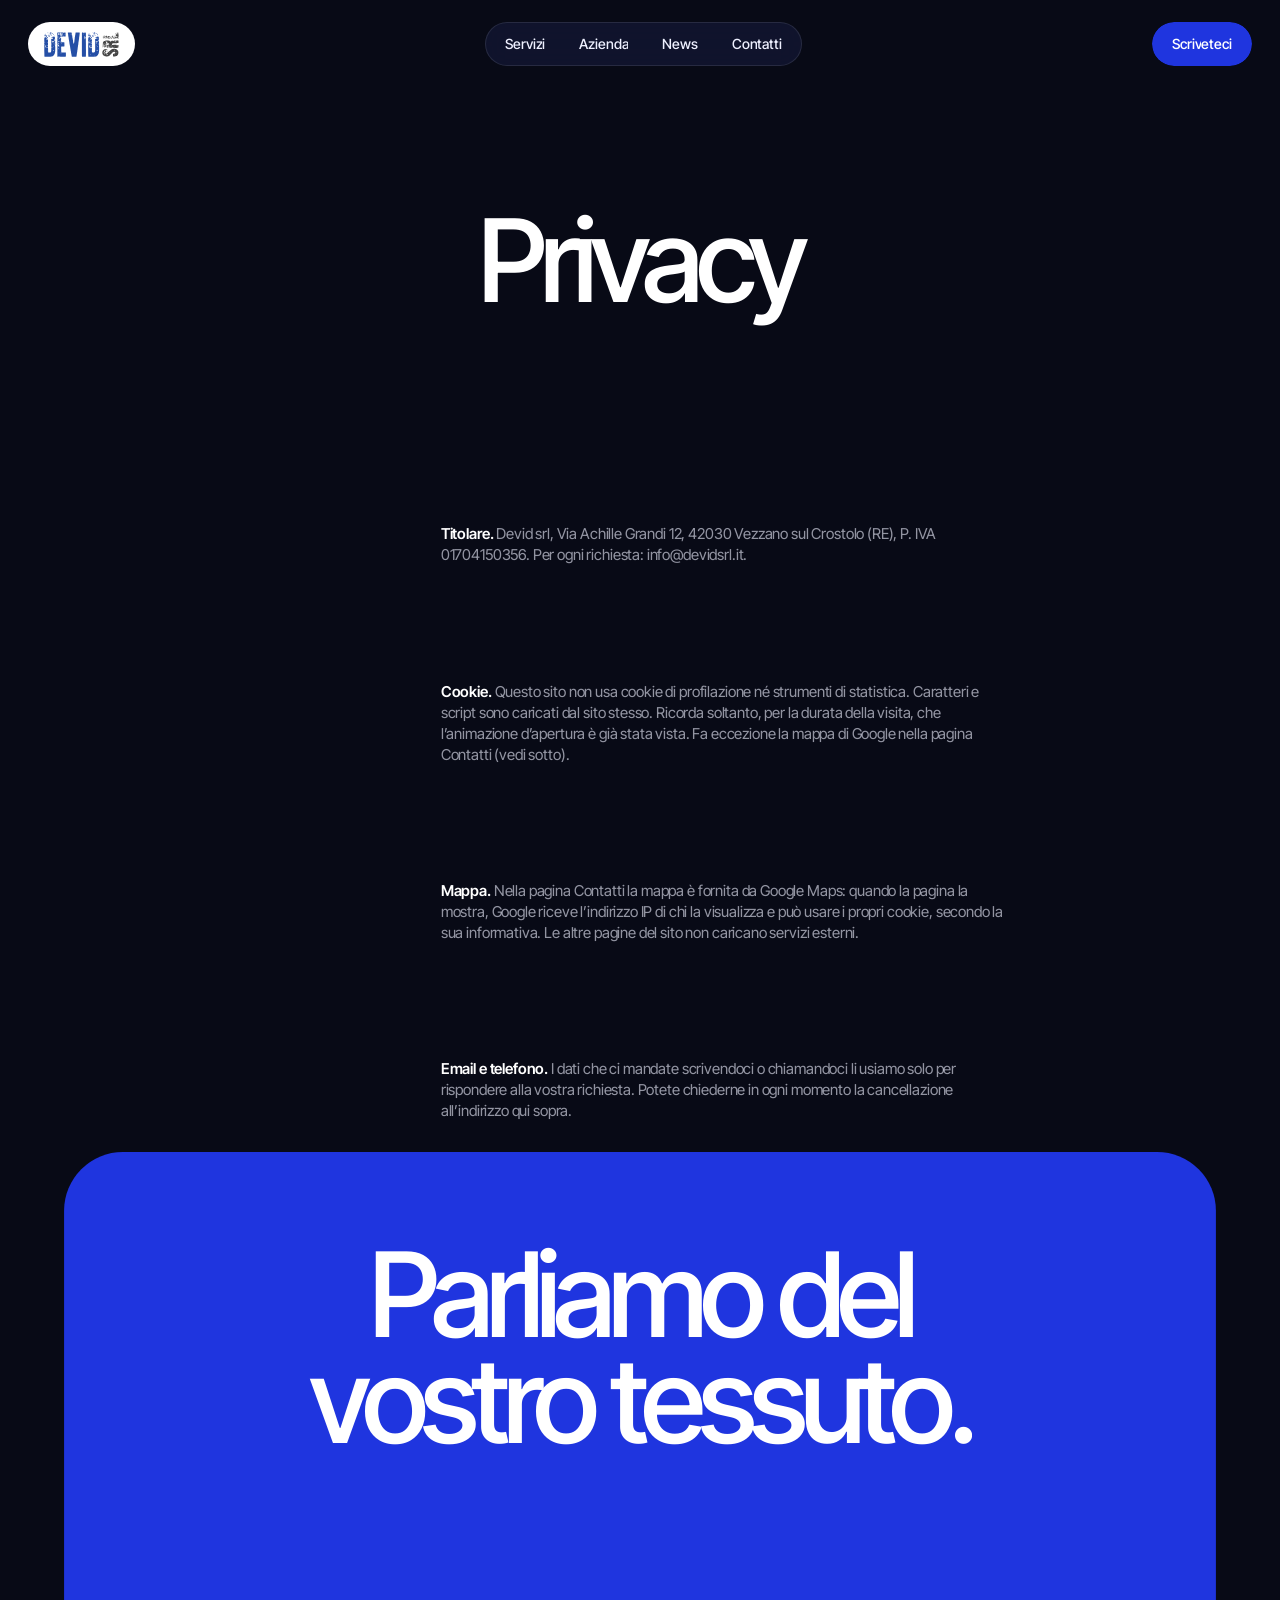
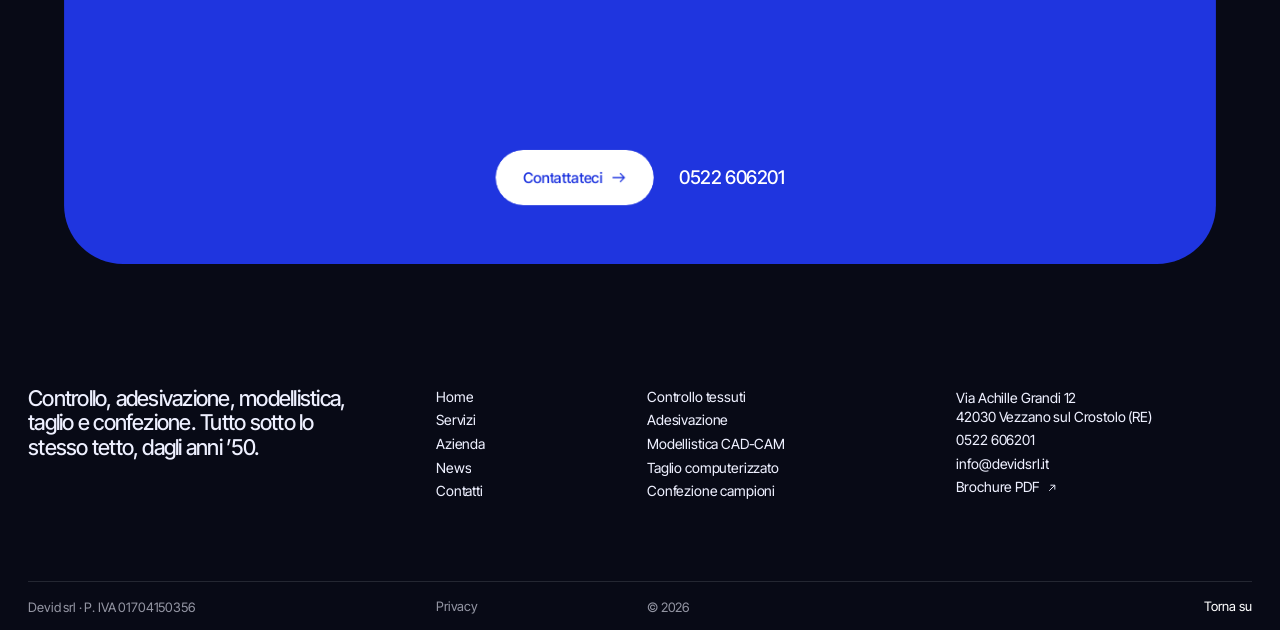
<file: privacy/index.html>
<!doctype html>
<html lang="it">
<head>
<meta charset="utf-8">
<meta name="viewport" content="width=device-width, initial-scale=1, viewport-fit=cover">
<title>Privacy, Devid srl</title>
<meta name="description" content="Informativa sulla privacy del sito di Devid srl.">
<link rel="canonical" href="https://www.devidsrl.it/privacy/">
<meta property="og:type" content="website">
<meta property="og:locale" content="it_IT">
<meta property="og:title" content="Privacy, Devid srl">
<meta property="og:description" content="Informativa sulla privacy del sito di Devid srl.">
<meta property="og:url" content="https://www.devidsrl.it/privacy/">
<meta property="og:image" content="https://www.devidsrl.it/assets/img/condivisione.jpg">
<meta name="twitter:card" content="summary_large_image">
<meta name="theme-color" content="#eceef5">
<link rel="icon" href="../favicon.ico" sizes="32x32">
<link rel="icon" href="../assets/icona-192.png" type="image/png" sizes="192x192">
<link rel="apple-touch-icon" href="../apple-touch-icon.png">
<link rel="preload" href="../assets/fonts/inter-tight-latin-wght-normal.woff2" as="font" type="font/woff2" crossorigin>
<link rel="stylesheet" href="../assets/css/sito.css">
<script>(function(h){h.classList.add('js');try{if(sessionStorage.getItem('devid-tenda'))h.classList.add('arrivo');if(sessionStorage.getItem('devid-visto'))h.classList.add('visto-carica')}catch(e){}setTimeout(function(){if(!window.devidPronto)h.classList.remove('js','arrivo')},4000)})(document.documentElement)</script>
</head>
<body class="pagina-interna tema-notte">
<a class="salta" href="#contenuto">Vai al contenuto</a>
<div class="tenda" aria-hidden="true"><div class="tenda-pannello"><p class="tenda-titolo"></p></div></div>
<header class="testata" data-testata>
  <a class="marchio" href="../" aria-label="Devid srl, pagina iniziale" data-tenda="Devid srl"><img src="../assets/logo-devid.svg" alt="Devid srl" width="98" height="33"></a>
  <nav class="menu" aria-label="Principale">
    <a class="menu-voce" href="../servizi/"  data-tenda="Servizi"><span data-gira>Servizi</span></a><a class="menu-voce" href="../azienda/"  data-tenda="Azienda"><span data-gira>Azienda</span></a><a class="menu-voce" href="../news/"  data-tenda="News"><span data-gira>News</span></a><a class="menu-voce" href="../contatti/"  data-tenda="Contatti"><span data-gira>Contatti</span></a>
  </nav>
  <div class="testata-destra">
    <a class="bottone bottone-blu" href="../contatti/" data-tenda="Contatti" data-magnete><span class="bottone-fondo"></span><span class="bottone-testo"><span data-gira>Scriveteci</span></span></a>
    <button class="bottone bottone-chiaro apri-menu" type="button" aria-expanded="false" aria-controls="menu-telefono" aria-label="Apri il menu"><span class="bottone-fondo"></span><span class="bottone-testo"><span class="hamburger"><i></i><i></i></span></span></button>
  </div>
</header>
<div class="menu-telefono" id="menu-telefono" hidden>
  <div class="menu-telefono-carta">
    <nav aria-label="Menu">
      <a href="../" data-tenda="Devid srl"><span>Home</span></a>
      <a href="../servizi/" data-tenda="Servizi"><span>Servizi</span></a><a href="../azienda/" data-tenda="Azienda"><span>Azienda</span></a><a href="../news/" data-tenda="News"><span>News</span></a><a href="../contatti/" data-tenda="Contatti"><span>Contatti</span></a>
    </nav>
    <div class="menu-telefono-piede">
      <a href="tel:+390522606201">0522 606201</a>
      <a href="mailto:info@devidsrl.it">info@devidsrl.it</a>
    </div>
  </div>
</div>
<main id="contenuto">
  <section class="apertura">
    
    <div class="apertura-sopra">
      
      
    </div>
    <h1 class="apertura-titolo"><span class="riga"><span class="riga-dentro">Privacy</span></span></h1>
    
  </section>
  <div class="blocchi">
    <section class="blocco"><h2 class="nascosto">Titolare</h2><div class="blocco-corpo"><p class="testo"><strong>Titolare.</strong> Devid srl, Via Achille Grandi 12, 42030 Vezzano sul Crostolo (RE), P. IVA 01704150356. Per ogni richiesta: <a href="mailto:info@devidsrl.it">info@devidsrl.it</a>.</p></div></section>
    <section class="blocco"><h2 class="nascosto">Cookie</h2><div class="blocco-corpo"><p class="testo"><strong>Cookie.</strong> Questo sito non usa cookie di profilazione né strumenti di statistica. Caratteri e script sono caricati dal sito stesso. Ricorda soltanto, per la durata della visita, che l’animazione d’apertura è già stata vista. Fa eccezione la mappa di Google nella pagina Contatti (vedi sotto).</p></div></section>
    <section class="blocco"><h2 class="nascosto">Mappa</h2><div class="blocco-corpo"><p class="testo"><strong>Mappa.</strong> Nella pagina Contatti la mappa è fornita da Google Maps: quando la pagina la mostra, Google riceve l’indirizzo IP di chi la visualizza e può usare i propri cookie, secondo la sua informativa. Le altre pagine del sito non caricano servizi esterni.</p></div></section>
    <section class="blocco"><h2 class="nascosto">Email e telefono</h2><div class="blocco-corpo"><p class="testo"><strong>Email e telefono.</strong> I dati che ci mandate scrivendoci o chiamandoci li usiamo solo per rispondere alla vostra richiesta. Potete chiederne in ogni momento la cancellazione all’indirizzo qui sopra.</p></div></section>
  </div>
</main>
<section class="chiamata" aria-labelledby="chiamata-t">
  <div class="chiamata-carta" data-carta>
    <h2 id="chiamata-t" class="chiamata-titolo" data-righe>Parliamo del<br>vostro tessuto.</h2>
    <div class="chiamata-azioni">
      <a class="bottone bottone-bianco bottone-grande" href="../contatti/" data-tenda="Contatti" data-magnete><span class="bottone-fondo"></span><span class="bottone-testo"><span data-gira>Contattateci</span><svg class="g g-dx" viewBox="0 0 18 14" aria-hidden="true"><path d="M1 7h15M10.5 1.5 16 7l-5.5 5.5" fill="none" stroke="currentColor" stroke-width="1.5"/></svg></span></a>
      <a class="chiamata-tel" href="tel:+390522606201">0522 606201</a>
    </div>
    <canvas class="chiamata-trama" data-trama aria-hidden="true"></canvas>
  </div>
</section>
<footer class="piede">
  <div class="piede-colonne">
    <div class="piede-colonna piede-intro">
      <p class="piede-frase">Controllo, adesivazione, modellistica, taglio e confezione. Tutto sotto lo stesso tetto, dagli anni ’50.</p>
    </div>
    <div class="piede-colonna">
      <ul>
        <li><a href="../" data-tenda="Devid srl"><span data-gira>Home</span></a></li>
        <li><a href="../servizi/" data-tenda="Servizi"><span data-gira>Servizi</span></a></li><li><a href="../azienda/" data-tenda="Azienda"><span data-gira>Azienda</span></a></li><li><a href="../news/" data-tenda="News"><span data-gira>News</span></a></li><li><a href="../contatti/" data-tenda="Contatti"><span data-gira>Contatti</span></a></li>
      </ul>
    </div>
    <div class="piede-colonna">
      <ul><li><a href="../servizi/controllo-tessuti/" data-tenda="Controllo tessuti"><span data-gira>Controllo tessuti</span></a></li><li><a href="../servizi/adesivazione-tessuto/" data-tenda="Adesivazione"><span data-gira>Adesivazione</span></a></li><li><a href="../servizi/modellistica-cad-cam/" data-tenda="Modellistica CAD-CAM"><span data-gira>Modellistica CAD-CAM</span></a></li><li><a href="../servizi/taglio-tessuti/" data-tenda="Taglio computerizzato"><span data-gira>Taglio computerizzato</span></a></li><li><a href="../servizi/confezione-campioni/" data-tenda="Confezione campioni"><span data-gira>Confezione campioni</span></a></li></ul>
    </div>
    <div class="piede-colonna">
      <ul>
        <li><a href="https://www.google.com/maps/search/?api=1&query=Via+Achille+Grandi+12+42030+Vezzano+sul+Crostolo+RE" target="_blank" rel="noopener">Via Achille Grandi 12<br>42030 Vezzano sul Crostolo (RE)</a></li>
        <li><a href="tel:+390522606201"><span data-gira>0522 606201</span></a></li>
        <li><a href="mailto:info@devidsrl.it"><span data-gira>info@devidsrl.it</span></a></li>
        <li><a href="../assets/devid-srl-brochure.pdf" target="_blank" rel="noopener"><span data-gira>Brochure PDF</span> <svg class="g g-freccia" viewBox="0 0 16 16" aria-hidden="true"><path d="M3.5 12.5 12.5 3.5M5.5 3.5h7v7" fill="none" stroke="currentColor" stroke-width="1.5"/></svg></a></li>
      </ul>
    </div>
  </div>
  <div class="piede-fondo">
    <p>Devid srl · P. IVA 01704150356</p>
    <p><a href="../privacy/" data-tenda="Privacy"><span data-gira>Privacy</span></a></p>
    <p>© <span data-anno>2026</span></p>
    <button class="su" type="button" data-su><span data-gira>Torna su</span></button>
  </div>
</footer>
<script src="../assets/js/gsap.min.js" defer></script>
<script src="../assets/js/ScrollTrigger.min.js" defer></script>
<script src="../assets/js/SplitText.min.js" defer></script>
<script src="../assets/js/CustomEase.min.js" defer></script>
<script src="../assets/js/lenis.min.js" defer></script>
<script src="../assets/js/sito.js" defer></script>
</body>
</html>
</file>
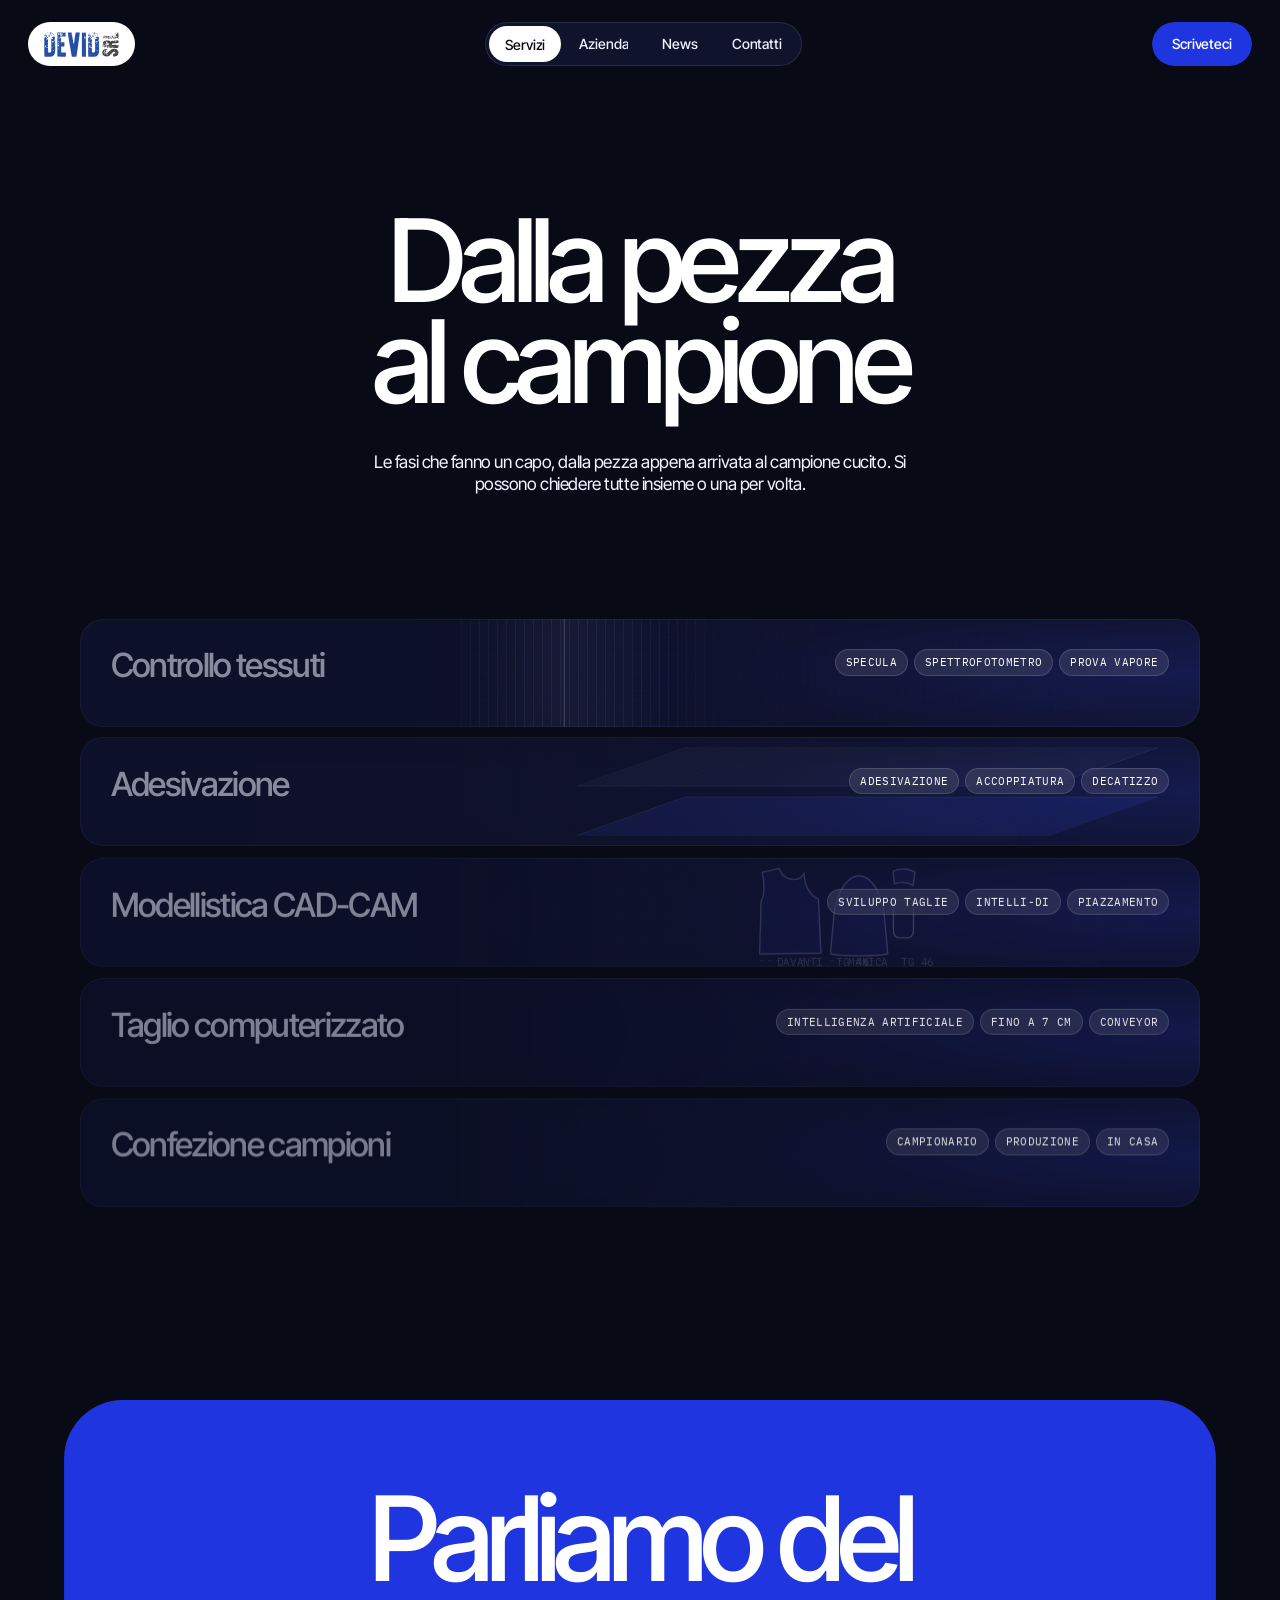
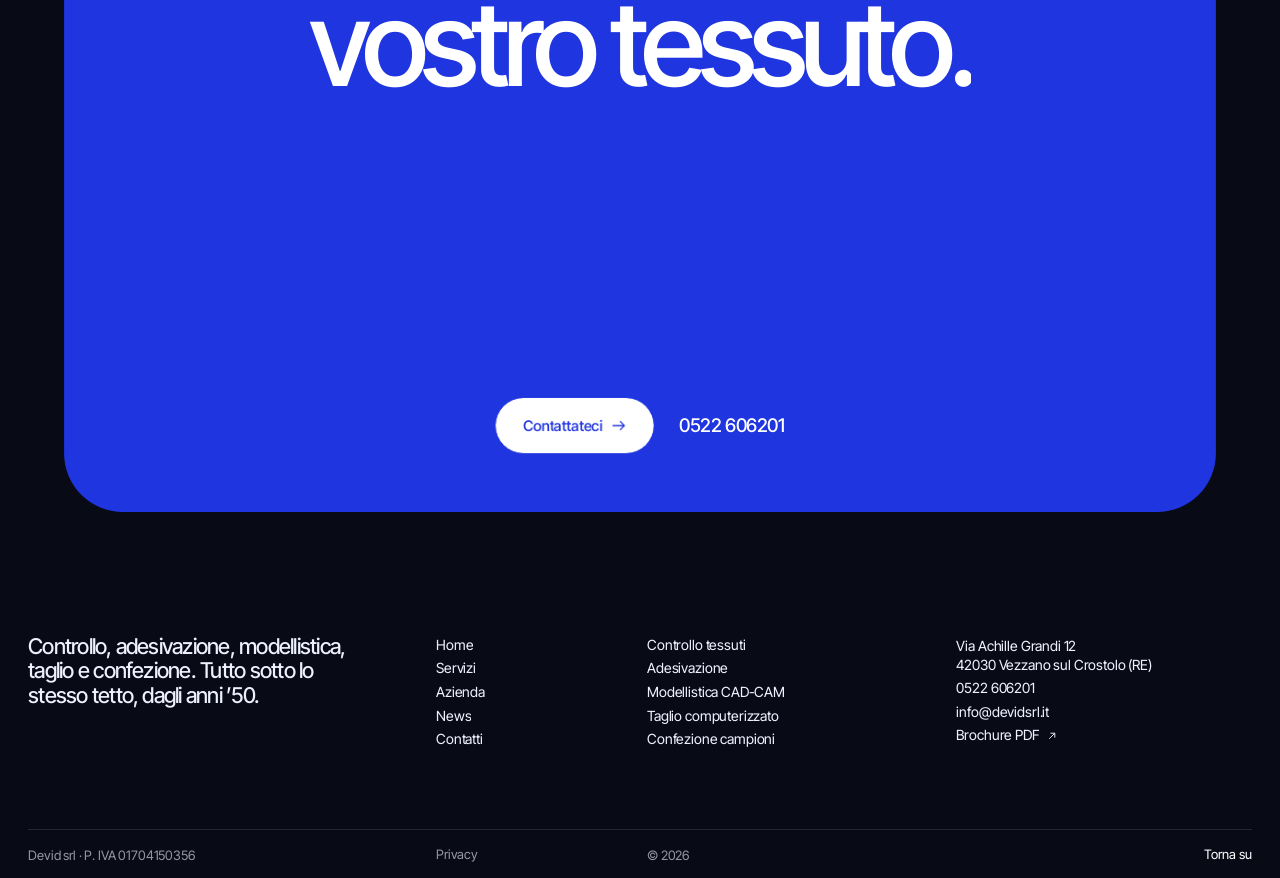
<file: servizi/index.html>
<!doctype html>
<html lang="it">
<head>
<meta charset="utf-8">
<meta name="viewport" content="width=device-width, initial-scale=1, viewport-fit=cover">
<title>Servizi, Devid srl</title>
<meta name="description" content="Controllo tessuti, adesivazione, modellistica CAD-CAM, taglio computerizzato e confezione campioni: tutte le lavorazioni sotto lo stesso tetto.">
<link rel="canonical" href="https://www.devidsrl.it/servizi/">
<meta property="og:type" content="website">
<meta property="og:locale" content="it_IT">
<meta property="og:title" content="Servizi, Devid srl">
<meta property="og:description" content="Controllo tessuti, adesivazione, modellistica CAD-CAM, taglio computerizzato e confezione campioni: tutte le lavorazioni sotto lo stesso tetto.">
<meta property="og:url" content="https://www.devidsrl.it/servizi/">
<meta property="og:image" content="https://www.devidsrl.it/assets/img/condivisione.jpg">
<meta name="twitter:card" content="summary_large_image">
<meta name="theme-color" content="#eceef5">
<link rel="icon" href="../favicon.ico" sizes="32x32">
<link rel="icon" href="../assets/icona-192.png" type="image/png" sizes="192x192">
<link rel="apple-touch-icon" href="../apple-touch-icon.png">
<link rel="preload" href="../assets/fonts/inter-tight-latin-wght-normal.woff2" as="font" type="font/woff2" crossorigin>
<link rel="stylesheet" href="../assets/css/sito.css">
<script>(function(h){h.classList.add('js');try{if(sessionStorage.getItem('devid-tenda'))h.classList.add('arrivo');if(sessionStorage.getItem('devid-visto'))h.classList.add('visto-carica')}catch(e){}setTimeout(function(){if(!window.devidPronto)h.classList.remove('js','arrivo')},4000)})(document.documentElement)</script>
</head>
<body class="pagina-interna tema-notte">
<a class="salta" href="#contenuto">Vai al contenuto</a>
<div class="tenda" aria-hidden="true"><div class="tenda-pannello"><p class="tenda-titolo"></p></div></div>
<header class="testata" data-testata>
  <a class="marchio" href="../" aria-label="Devid srl, pagina iniziale" data-tenda="Devid srl"><img src="../assets/logo-devid.svg" alt="Devid srl" width="98" height="33"></a>
  <nav class="menu" aria-label="Principale">
    <a class="menu-voce" href="../servizi/" aria-current="page" data-tenda="Servizi"><span data-gira>Servizi</span></a><a class="menu-voce" href="../azienda/"  data-tenda="Azienda"><span data-gira>Azienda</span></a><a class="menu-voce" href="../news/"  data-tenda="News"><span data-gira>News</span></a><a class="menu-voce" href="../contatti/"  data-tenda="Contatti"><span data-gira>Contatti</span></a>
  </nav>
  <div class="testata-destra">
    <a class="bottone bottone-blu" href="../contatti/" data-tenda="Contatti" data-magnete><span class="bottone-fondo"></span><span class="bottone-testo"><span data-gira>Scriveteci</span></span></a>
    <button class="bottone bottone-chiaro apri-menu" type="button" aria-expanded="false" aria-controls="menu-telefono" aria-label="Apri il menu"><span class="bottone-fondo"></span><span class="bottone-testo"><span class="hamburger"><i></i><i></i></span></span></button>
  </div>
</header>
<div class="menu-telefono" id="menu-telefono" hidden>
  <div class="menu-telefono-carta">
    <nav aria-label="Menu">
      <a href="../" data-tenda="Devid srl"><span>Home</span></a>
      <a href="../servizi/" data-tenda="Servizi"><span>Servizi</span></a><a href="../azienda/" data-tenda="Azienda"><span>Azienda</span></a><a href="../news/" data-tenda="News"><span>News</span></a><a href="../contatti/" data-tenda="Contatti"><span>Contatti</span></a>
    </nav>
    <div class="menu-telefono-piede">
      <a href="tel:+390522606201">0522 606201</a>
      <a href="mailto:info@devidsrl.it">info@devidsrl.it</a>
    </div>
  </div>
</div>
<main id="contenuto">
  <section class="apertura">
    
    <div class="apertura-sopra">
      
      
    </div>
    <h1 class="apertura-titolo"><span class="riga"><span class="riga-dentro">Dalla pezza</span></span><span class="riga"><span class="riga-dentro">al campione</span></span></h1>
    <p class="apertura-testo" data-righe>Le fasi che fanno un capo, dalla pezza appena arrivata al campione cucito. Si possono chiedere tutte insieme o una per volta.</p>
  </section>
    <section class="accesi accesi-apri" aria-labelledby="accesi-t">
    
    <div class="accesi-elenco">
      <a class="acceso" href="../servizi/controllo-tessuti/" data-tenda="Controllo tessuti" data-acceso>
        <canvas class="acceso-arte" data-arte="controllo" aria-hidden="true"></canvas>
        <span class="acceso-luce" aria-hidden="true"></span>
        <span class="acceso-testo">
          <h3 class="acceso-nome">Controllo tessuti</h3>
          <span class="acceso-breve">Ogni pezza verificata alla specula, misurata senza tensione e segnalata fallo per fallo.</span>
          <span class="acceso-scopri"><span class="acceso-scopri-cerchio"><svg class="g g-dx" viewBox="0 0 18 14" aria-hidden="true"><path d="M1 7h15M10.5 1.5 16 7l-5.5 5.5" fill="none" stroke="currentColor" stroke-width="1.5"/></svg></span><span data-gira>Scopri</span></span>
        </span>
        <span class="acceso-tag"><i>Specula</i><i>Spettrofotometro</i><i>Prova vapore</i></span>
      </a><a class="acceso" href="../servizi/adesivazione-tessuto/" data-tenda="Adesivazione" data-acceso>
        <canvas class="acceso-arte" data-arte="adesivazione" aria-hidden="true"></canvas>
        <span class="acceso-luce" aria-hidden="true"></span>
        <span class="acceso-testo">
          <h3 class="acceso-nome">Adesivazione</h3>
          <span class="acceso-breve">Adesivazione, accoppiatura e decatizzo con la strumentazione nuova del reparto.</span>
          <span class="acceso-scopri"><span class="acceso-scopri-cerchio"><svg class="g g-dx" viewBox="0 0 18 14" aria-hidden="true"><path d="M1 7h15M10.5 1.5 16 7l-5.5 5.5" fill="none" stroke="currentColor" stroke-width="1.5"/></svg></span><span data-gira>Scopri</span></span>
        </span>
        <span class="acceso-tag"><i>Adesivazione</i><i>Accoppiatura</i><i>Decatizzo</i></span>
      </a><a class="acceso" href="../servizi/modellistica-cad-cam/" data-tenda="Modellistica CAD-CAM" data-acceso>
        <canvas class="acceso-arte" data-arte="modellistica" aria-hidden="true"></canvas>
        <span class="acceso-luce" aria-hidden="true"></span>
        <span class="acceso-testo">
          <h3 class="acceso-nome">Modellistica CAD-CAM</h3>
          <span class="acceso-breve">Sviluppo taglie, digitalizzazione dei cartamodelli e piazzamento automatico.</span>
          <span class="acceso-scopri"><span class="acceso-scopri-cerchio"><svg class="g g-dx" viewBox="0 0 18 14" aria-hidden="true"><path d="M1 7h15M10.5 1.5 16 7l-5.5 5.5" fill="none" stroke="currentColor" stroke-width="1.5"/></svg></span><span data-gira>Scopri</span></span>
        </span>
        <span class="acceso-tag"><i>Sviluppo taglie</i><i>Intelli-di</i><i>Piazzamento</i></span>
      </a><a class="acceso" href="../servizi/taglio-tessuti/" data-tenda="Taglio computerizzato" data-acceso>
        <canvas class="acceso-arte" data-arte="taglio" aria-hidden="true"></canvas>
        <span class="acceso-luce" aria-hidden="true"></span>
        <span class="acceso-testo">
          <h3 class="acceso-nome">Taglio computerizzato</h3>
          <span class="acceso-breve">Dai tessuti leggeri agli spalmati, fino a 7 cm di materasso, anche con l’intelligenza artificiale.</span>
          <span class="acceso-scopri"><span class="acceso-scopri-cerchio"><svg class="g g-dx" viewBox="0 0 18 14" aria-hidden="true"><path d="M1 7h15M10.5 1.5 16 7l-5.5 5.5" fill="none" stroke="currentColor" stroke-width="1.5"/></svg></span><span data-gira>Scopri</span></span>
        </span>
        <span class="acceso-tag"><i>Intelligenza artificiale</i><i>Fino a 7 cm</i><i>Conveyor</i></span>
      </a><a class="acceso" href="../servizi/confezione-campioni/" data-tenda="Confezione campioni" data-acceso>
        <canvas class="acceso-arte" data-arte="confezione" aria-hidden="true"></canvas>
        <span class="acceso-luce" aria-hidden="true"></span>
        <span class="acceso-testo">
          <h3 class="acceso-nome">Confezione campioni</h3>
          <span class="acceso-breve">Capi campionario e di produzione, cuciti da operatrici con esperienza decennale.</span>
          <span class="acceso-scopri"><span class="acceso-scopri-cerchio"><svg class="g g-dx" viewBox="0 0 18 14" aria-hidden="true"><path d="M1 7h15M10.5 1.5 16 7l-5.5 5.5" fill="none" stroke="currentColor" stroke-width="1.5"/></svg></span><span data-gira>Scopri</span></span>
        </span>
        <span class="acceso-tag"><i>Campionario</i><i>Produzione</i><i>In casa</i></span>
      </a>
    </div>
  </section>
</main>
<section class="chiamata" aria-labelledby="chiamata-t">
  <div class="chiamata-carta" data-carta>
    <h2 id="chiamata-t" class="chiamata-titolo" data-righe>Parliamo del<br>vostro tessuto.</h2>
    <div class="chiamata-azioni">
      <a class="bottone bottone-bianco bottone-grande" href="../contatti/" data-tenda="Contatti" data-magnete><span class="bottone-fondo"></span><span class="bottone-testo"><span data-gira>Contattateci</span><svg class="g g-dx" viewBox="0 0 18 14" aria-hidden="true"><path d="M1 7h15M10.5 1.5 16 7l-5.5 5.5" fill="none" stroke="currentColor" stroke-width="1.5"/></svg></span></a>
      <a class="chiamata-tel" href="tel:+390522606201">0522 606201</a>
    </div>
    <canvas class="chiamata-trama" data-trama aria-hidden="true"></canvas>
  </div>
</section>
<footer class="piede">
  <div class="piede-colonne">
    <div class="piede-colonna piede-intro">
      <p class="piede-frase">Controllo, adesivazione, modellistica, taglio e confezione. Tutto sotto lo stesso tetto, dagli anni ’50.</p>
    </div>
    <div class="piede-colonna">
      <ul>
        <li><a href="../" data-tenda="Devid srl"><span data-gira>Home</span></a></li>
        <li><a href="../servizi/" data-tenda="Servizi"><span data-gira>Servizi</span></a></li><li><a href="../azienda/" data-tenda="Azienda"><span data-gira>Azienda</span></a></li><li><a href="../news/" data-tenda="News"><span data-gira>News</span></a></li><li><a href="../contatti/" data-tenda="Contatti"><span data-gira>Contatti</span></a></li>
      </ul>
    </div>
    <div class="piede-colonna">
      <ul><li><a href="../servizi/controllo-tessuti/" data-tenda="Controllo tessuti"><span data-gira>Controllo tessuti</span></a></li><li><a href="../servizi/adesivazione-tessuto/" data-tenda="Adesivazione"><span data-gira>Adesivazione</span></a></li><li><a href="../servizi/modellistica-cad-cam/" data-tenda="Modellistica CAD-CAM"><span data-gira>Modellistica CAD-CAM</span></a></li><li><a href="../servizi/taglio-tessuti/" data-tenda="Taglio computerizzato"><span data-gira>Taglio computerizzato</span></a></li><li><a href="../servizi/confezione-campioni/" data-tenda="Confezione campioni"><span data-gira>Confezione campioni</span></a></li></ul>
    </div>
    <div class="piede-colonna">
      <ul>
        <li><a href="https://www.google.com/maps/search/?api=1&query=Via+Achille+Grandi+12+42030+Vezzano+sul+Crostolo+RE" target="_blank" rel="noopener">Via Achille Grandi 12<br>42030 Vezzano sul Crostolo (RE)</a></li>
        <li><a href="tel:+390522606201"><span data-gira>0522 606201</span></a></li>
        <li><a href="mailto:info@devidsrl.it"><span data-gira>info@devidsrl.it</span></a></li>
        <li><a href="../assets/devid-srl-brochure.pdf" target="_blank" rel="noopener"><span data-gira>Brochure PDF</span> <svg class="g g-freccia" viewBox="0 0 16 16" aria-hidden="true"><path d="M3.5 12.5 12.5 3.5M5.5 3.5h7v7" fill="none" stroke="currentColor" stroke-width="1.5"/></svg></a></li>
      </ul>
    </div>
  </div>
  <div class="piede-fondo">
    <p>Devid srl · P. IVA 01704150356</p>
    <p><a href="../privacy/" data-tenda="Privacy"><span data-gira>Privacy</span></a></p>
    <p>© <span data-anno>2026</span></p>
    <button class="su" type="button" data-su><span data-gira>Torna su</span></button>
  </div>
</footer>
<div class="cursore" aria-hidden="true" data-cursore-bolla><span></span></div>
<script src="../assets/js/gsap.min.js" defer></script>
<script src="../assets/js/ScrollTrigger.min.js" defer></script>
<script src="../assets/js/SplitText.min.js" defer></script>
<script src="../assets/js/CustomEase.min.js" defer></script>
<script src="../assets/js/lenis.min.js" defer></script>
<script src="../assets/js/sito.js" defer></script>
</body>
</html>
</file>
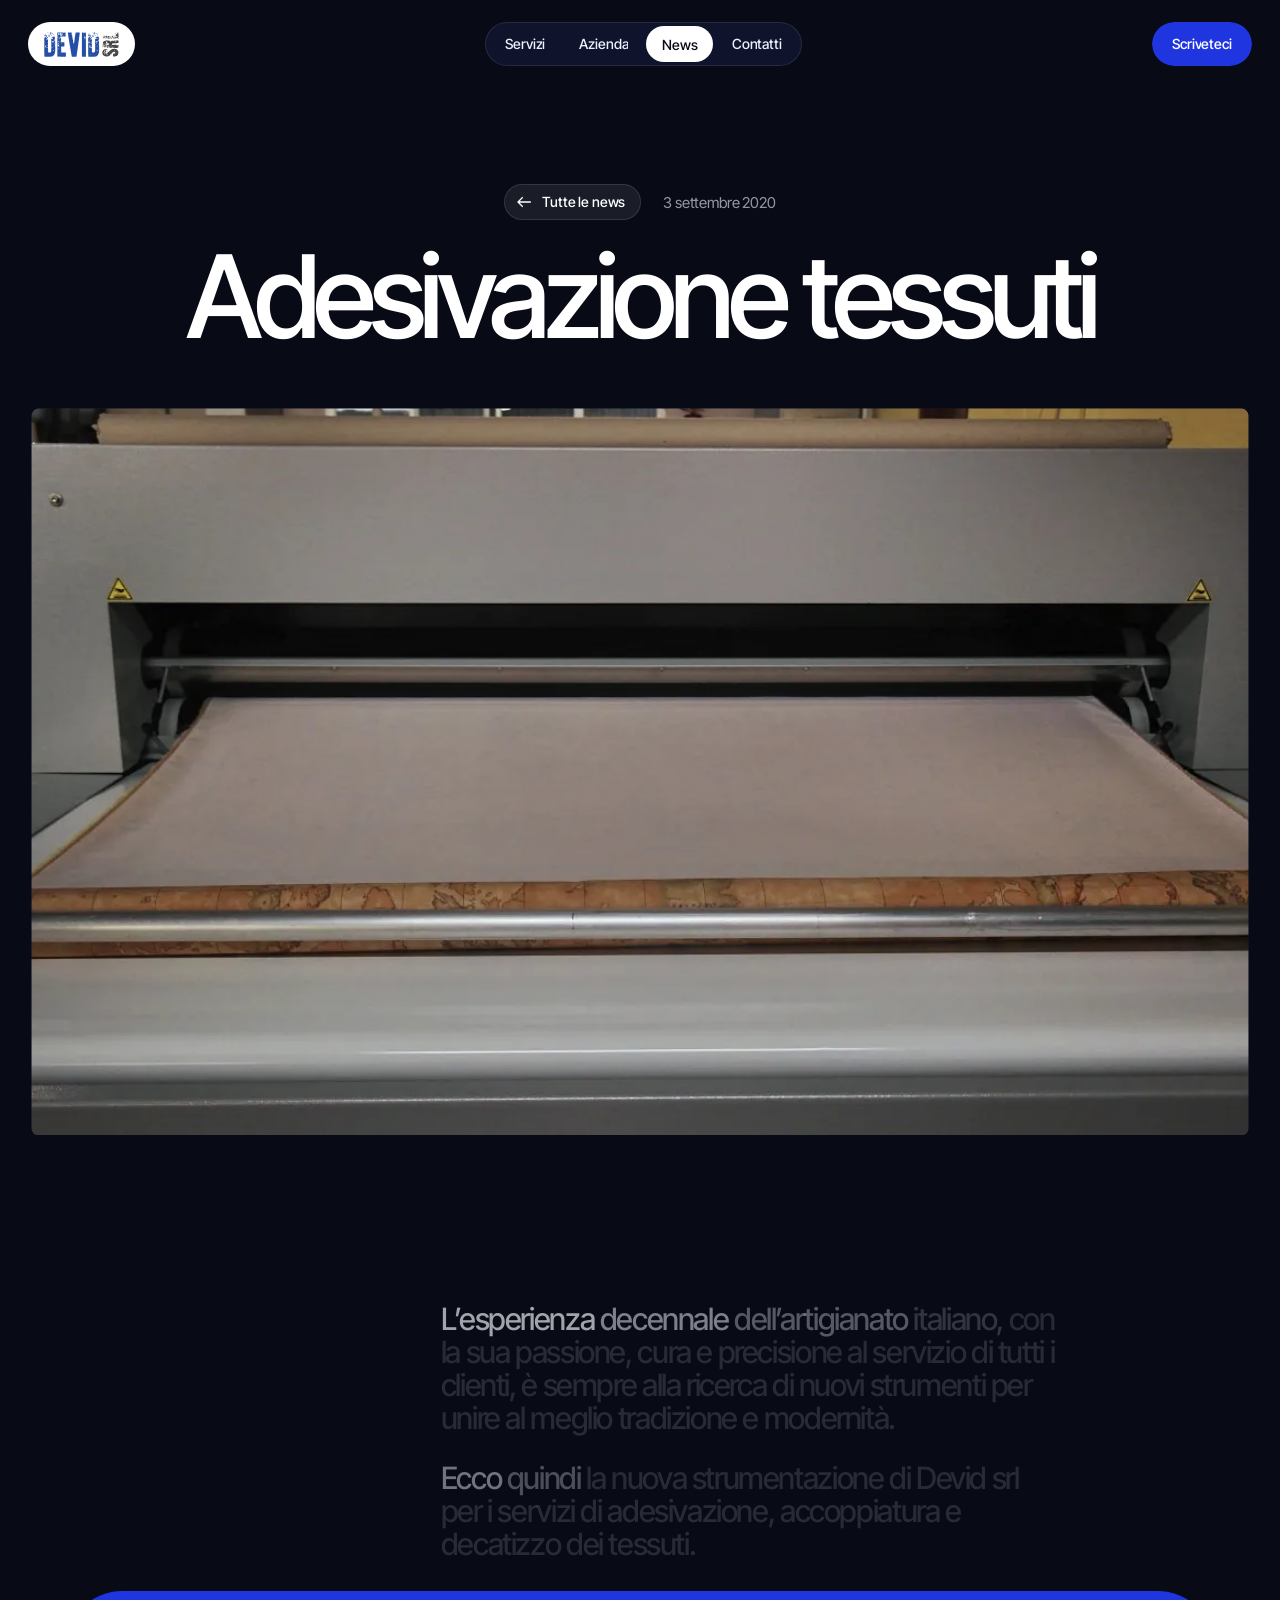
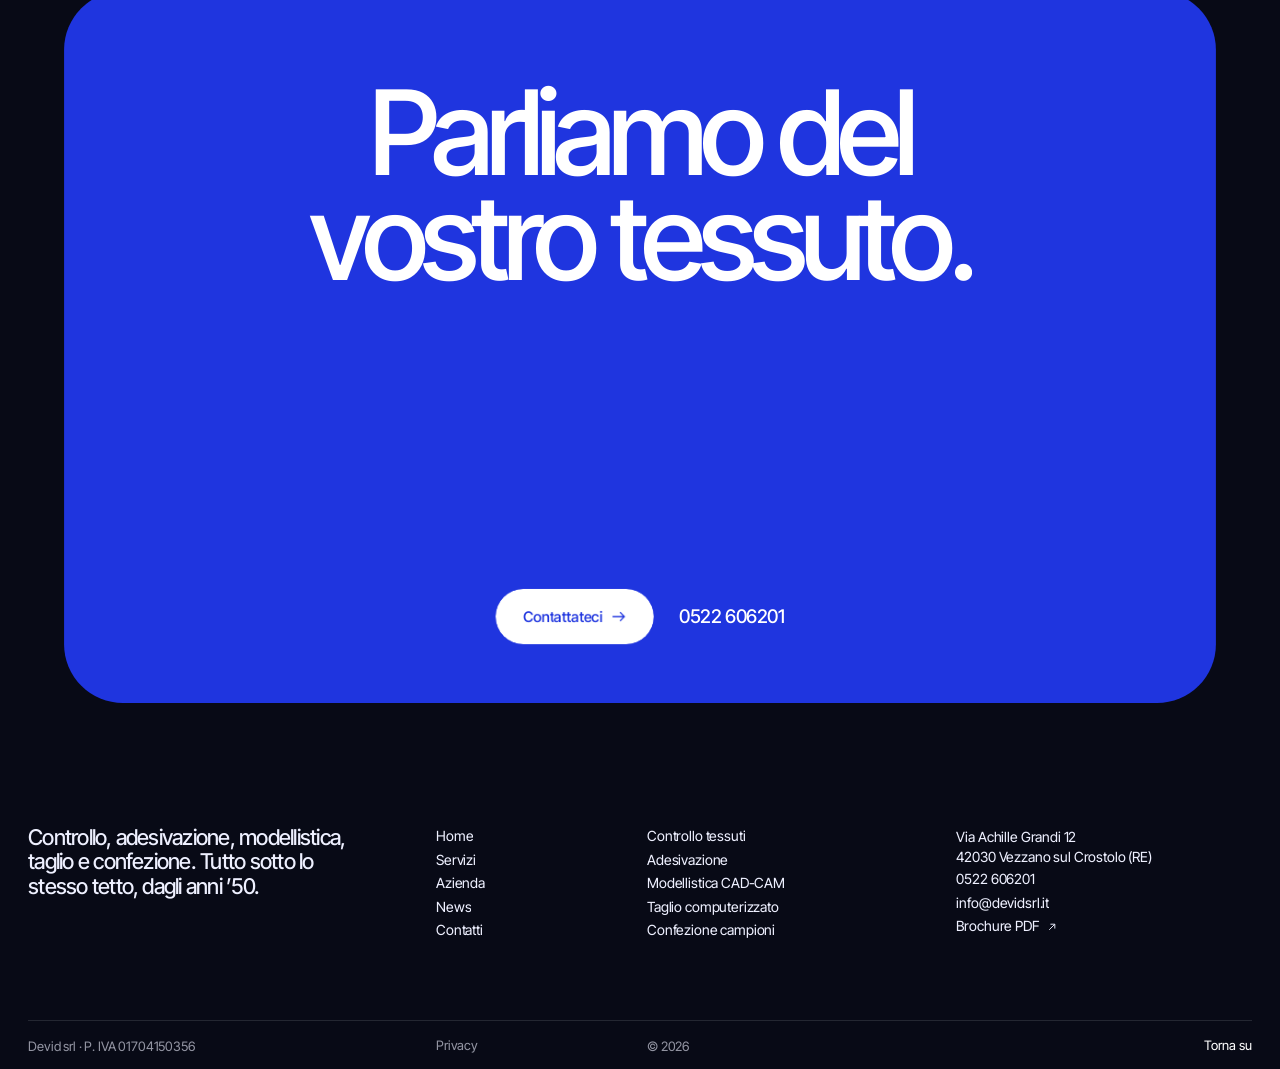
<file: news/adesivazione-tessuti/index.html>
<!doctype html>
<html lang="it">
<head>
<meta charset="utf-8">
<meta name="viewport" content="width=device-width, initial-scale=1, viewport-fit=cover">
<title>Adesivazione tessuti, Devid srl</title>
<meta name="description" content="L’esperienza decennale dell’artigianato italiano, con la sua passione, cura e precisione al servizio di tutti i clienti, è sempre alla ricerca di nuov">
<link rel="canonical" href="https://www.devidsrl.it/news/adesivazione-tessuti/">
<meta property="og:type" content="website">
<meta property="og:locale" content="it_IT">
<meta property="og:title" content="Adesivazione tessuti, Devid srl">
<meta property="og:description" content="L’esperienza decennale dell’artigianato italiano, con la sua passione, cura e precisione al servizio di tutti i clienti, è sempre alla ricerca di nuov">
<meta property="og:url" content="https://www.devidsrl.it/news/adesivazione-tessuti/">
<meta property="og:image" content="https://www.devidsrl.it/assets/img/condivisione.jpg">
<meta name="twitter:card" content="summary_large_image">
<meta name="theme-color" content="#eceef5">
<link rel="icon" href="../../favicon.ico" sizes="32x32">
<link rel="icon" href="../../assets/icona-192.png" type="image/png" sizes="192x192">
<link rel="apple-touch-icon" href="../../apple-touch-icon.png">
<link rel="preload" href="../../assets/fonts/inter-tight-latin-wght-normal.woff2" as="font" type="font/woff2" crossorigin>
<link rel="stylesheet" href="../../assets/css/sito.css">
<script>(function(h){h.classList.add('js');try{if(sessionStorage.getItem('devid-tenda'))h.classList.add('arrivo');if(sessionStorage.getItem('devid-visto'))h.classList.add('visto-carica')}catch(e){}setTimeout(function(){if(!window.devidPronto)h.classList.remove('js','arrivo')},4000)})(document.documentElement)</script>
</head>
<body class="pagina-interna tema-notte">
<a class="salta" href="#contenuto">Vai al contenuto</a>
<div class="tenda" aria-hidden="true"><div class="tenda-pannello"><p class="tenda-titolo"></p></div></div>
<header class="testata" data-testata>
  <a class="marchio" href="../../" aria-label="Devid srl, pagina iniziale" data-tenda="Devid srl"><img src="../../assets/logo-devid.svg" alt="Devid srl" width="98" height="33"></a>
  <nav class="menu" aria-label="Principale">
    <a class="menu-voce" href="../../servizi/"  data-tenda="Servizi"><span data-gira>Servizi</span></a><a class="menu-voce" href="../../azienda/"  data-tenda="Azienda"><span data-gira>Azienda</span></a><a class="menu-voce" href="../../news/" aria-current="page" data-tenda="News"><span data-gira>News</span></a><a class="menu-voce" href="../../contatti/"  data-tenda="Contatti"><span data-gira>Contatti</span></a>
  </nav>
  <div class="testata-destra">
    <a class="bottone bottone-blu" href="../../contatti/" data-tenda="Contatti" data-magnete><span class="bottone-fondo"></span><span class="bottone-testo"><span data-gira>Scriveteci</span></span></a>
    <button class="bottone bottone-chiaro apri-menu" type="button" aria-expanded="false" aria-controls="menu-telefono" aria-label="Apri il menu"><span class="bottone-fondo"></span><span class="bottone-testo"><span class="hamburger"><i></i><i></i></span></span></button>
  </div>
</header>
<div class="menu-telefono" id="menu-telefono" hidden>
  <div class="menu-telefono-carta">
    <nav aria-label="Menu">
      <a href="../../" data-tenda="Devid srl"><span>Home</span></a>
      <a href="../../servizi/" data-tenda="Servizi"><span>Servizi</span></a><a href="../../azienda/" data-tenda="Azienda"><span>Azienda</span></a><a href="../../news/" data-tenda="News"><span>News</span></a><a href="../../contatti/" data-tenda="Contatti"><span>Contatti</span></a>
    </nav>
    <div class="menu-telefono-piede">
      <a href="tel:+390522606201">0522 606201</a>
      <a href="mailto:info@devidsrl.it">info@devidsrl.it</a>
    </div>
  </div>
</div>
<main id="contenuto">
  <article>
    <section class="apertura">
    
    <div class="apertura-sopra">
      <a class="indietro" href="../../news/" data-tenda="Tutte le news" data-indietro><svg class="g g-dx" viewBox="0 0 18 14" aria-hidden="true"><path d="M1 7h15M10.5 1.5 16 7l-5.5 5.5" fill="none" stroke="currentColor" stroke-width="1.5"/></svg><span data-gira>Tutte le news</span></a>
      <p class="apertura-data" data-sale>3 settembre 2020</p>
    </div>
    <h1 class="apertura-titolo"><span class="riga"><span class="riga-dentro">Adesivazione tessuti</span></span></h1>
    
  </section>
    <figure class="foto-grande" data-foto-grande><div class="foto-grande-dentro"><img src="../../assets/img/adesivazione-800.webp" srcset="../../assets/img/adesivazione-800.webp 800w, ../../assets/img/adesivazione-1400.webp 1400w" sizes="100vw" alt="La nuova macchina per l’adesivazione" loading="eager" decoding="async"></div></figure>
    <div class="blocchi">
      <section class="blocco">
        <div class="blocco-corpo"><p class="testo-grande" data-accende>L’esperienza decennale dell’artigianato italiano, con la sua passione, cura e precisione al servizio di tutti i clienti, è sempre alla ricerca di nuovi strumenti per unire al meglio tradizione e modernità.</p><p class="testo-grande" data-accende>Ecco quindi la nuova strumentazione di Devid srl per i servizi di adesivazione, accoppiatura e decatizzo dei tessuti.</p></div>
      </section>
    </div>
  </article>
</main>
<section class="chiamata" aria-labelledby="chiamata-t">
  <div class="chiamata-carta" data-carta>
    <h2 id="chiamata-t" class="chiamata-titolo" data-righe>Parliamo del<br>vostro tessuto.</h2>
    <div class="chiamata-azioni">
      <a class="bottone bottone-bianco bottone-grande" href="../../contatti/" data-tenda="Contatti" data-magnete><span class="bottone-fondo"></span><span class="bottone-testo"><span data-gira>Contattateci</span><svg class="g g-dx" viewBox="0 0 18 14" aria-hidden="true"><path d="M1 7h15M10.5 1.5 16 7l-5.5 5.5" fill="none" stroke="currentColor" stroke-width="1.5"/></svg></span></a>
      <a class="chiamata-tel" href="tel:+390522606201">0522 606201</a>
    </div>
    <canvas class="chiamata-trama" data-trama aria-hidden="true"></canvas>
  </div>
</section>
<footer class="piede">
  <div class="piede-colonne">
    <div class="piede-colonna piede-intro">
      <p class="piede-frase">Controllo, adesivazione, modellistica, taglio e confezione. Tutto sotto lo stesso tetto, dagli anni ’50.</p>
    </div>
    <div class="piede-colonna">
      <ul>
        <li><a href="../../" data-tenda="Devid srl"><span data-gira>Home</span></a></li>
        <li><a href="../../servizi/" data-tenda="Servizi"><span data-gira>Servizi</span></a></li><li><a href="../../azienda/" data-tenda="Azienda"><span data-gira>Azienda</span></a></li><li><a href="../../news/" data-tenda="News"><span data-gira>News</span></a></li><li><a href="../../contatti/" data-tenda="Contatti"><span data-gira>Contatti</span></a></li>
      </ul>
    </div>
    <div class="piede-colonna">
      <ul><li><a href="../../servizi/controllo-tessuti/" data-tenda="Controllo tessuti"><span data-gira>Controllo tessuti</span></a></li><li><a href="../../servizi/adesivazione-tessuto/" data-tenda="Adesivazione"><span data-gira>Adesivazione</span></a></li><li><a href="../../servizi/modellistica-cad-cam/" data-tenda="Modellistica CAD-CAM"><span data-gira>Modellistica CAD-CAM</span></a></li><li><a href="../../servizi/taglio-tessuti/" data-tenda="Taglio computerizzato"><span data-gira>Taglio computerizzato</span></a></li><li><a href="../../servizi/confezione-campioni/" data-tenda="Confezione campioni"><span data-gira>Confezione campioni</span></a></li></ul>
    </div>
    <div class="piede-colonna">
      <ul>
        <li><a href="https://www.google.com/maps/search/?api=1&query=Via+Achille+Grandi+12+42030+Vezzano+sul+Crostolo+RE" target="_blank" rel="noopener">Via Achille Grandi 12<br>42030 Vezzano sul Crostolo (RE)</a></li>
        <li><a href="tel:+390522606201"><span data-gira>0522 606201</span></a></li>
        <li><a href="mailto:info@devidsrl.it"><span data-gira>info@devidsrl.it</span></a></li>
        <li><a href="../../assets/devid-srl-brochure.pdf" target="_blank" rel="noopener"><span data-gira>Brochure PDF</span> <svg class="g g-freccia" viewBox="0 0 16 16" aria-hidden="true"><path d="M3.5 12.5 12.5 3.5M5.5 3.5h7v7" fill="none" stroke="currentColor" stroke-width="1.5"/></svg></a></li>
      </ul>
    </div>
  </div>
  <div class="piede-fondo">
    <p>Devid srl · P. IVA 01704150356</p>
    <p><a href="../../privacy/" data-tenda="Privacy"><span data-gira>Privacy</span></a></p>
    <p>© <span data-anno>2026</span></p>
    <button class="su" type="button" data-su><span data-gira>Torna su</span></button>
  </div>
</footer>
<script src="../../assets/js/gsap.min.js" defer></script>
<script src="../../assets/js/ScrollTrigger.min.js" defer></script>
<script src="../../assets/js/SplitText.min.js" defer></script>
<script src="../../assets/js/CustomEase.min.js" defer></script>
<script src="../../assets/js/lenis.min.js" defer></script>
<script src="../../assets/js/sito.js" defer></script>
</body>
</html>
</file>
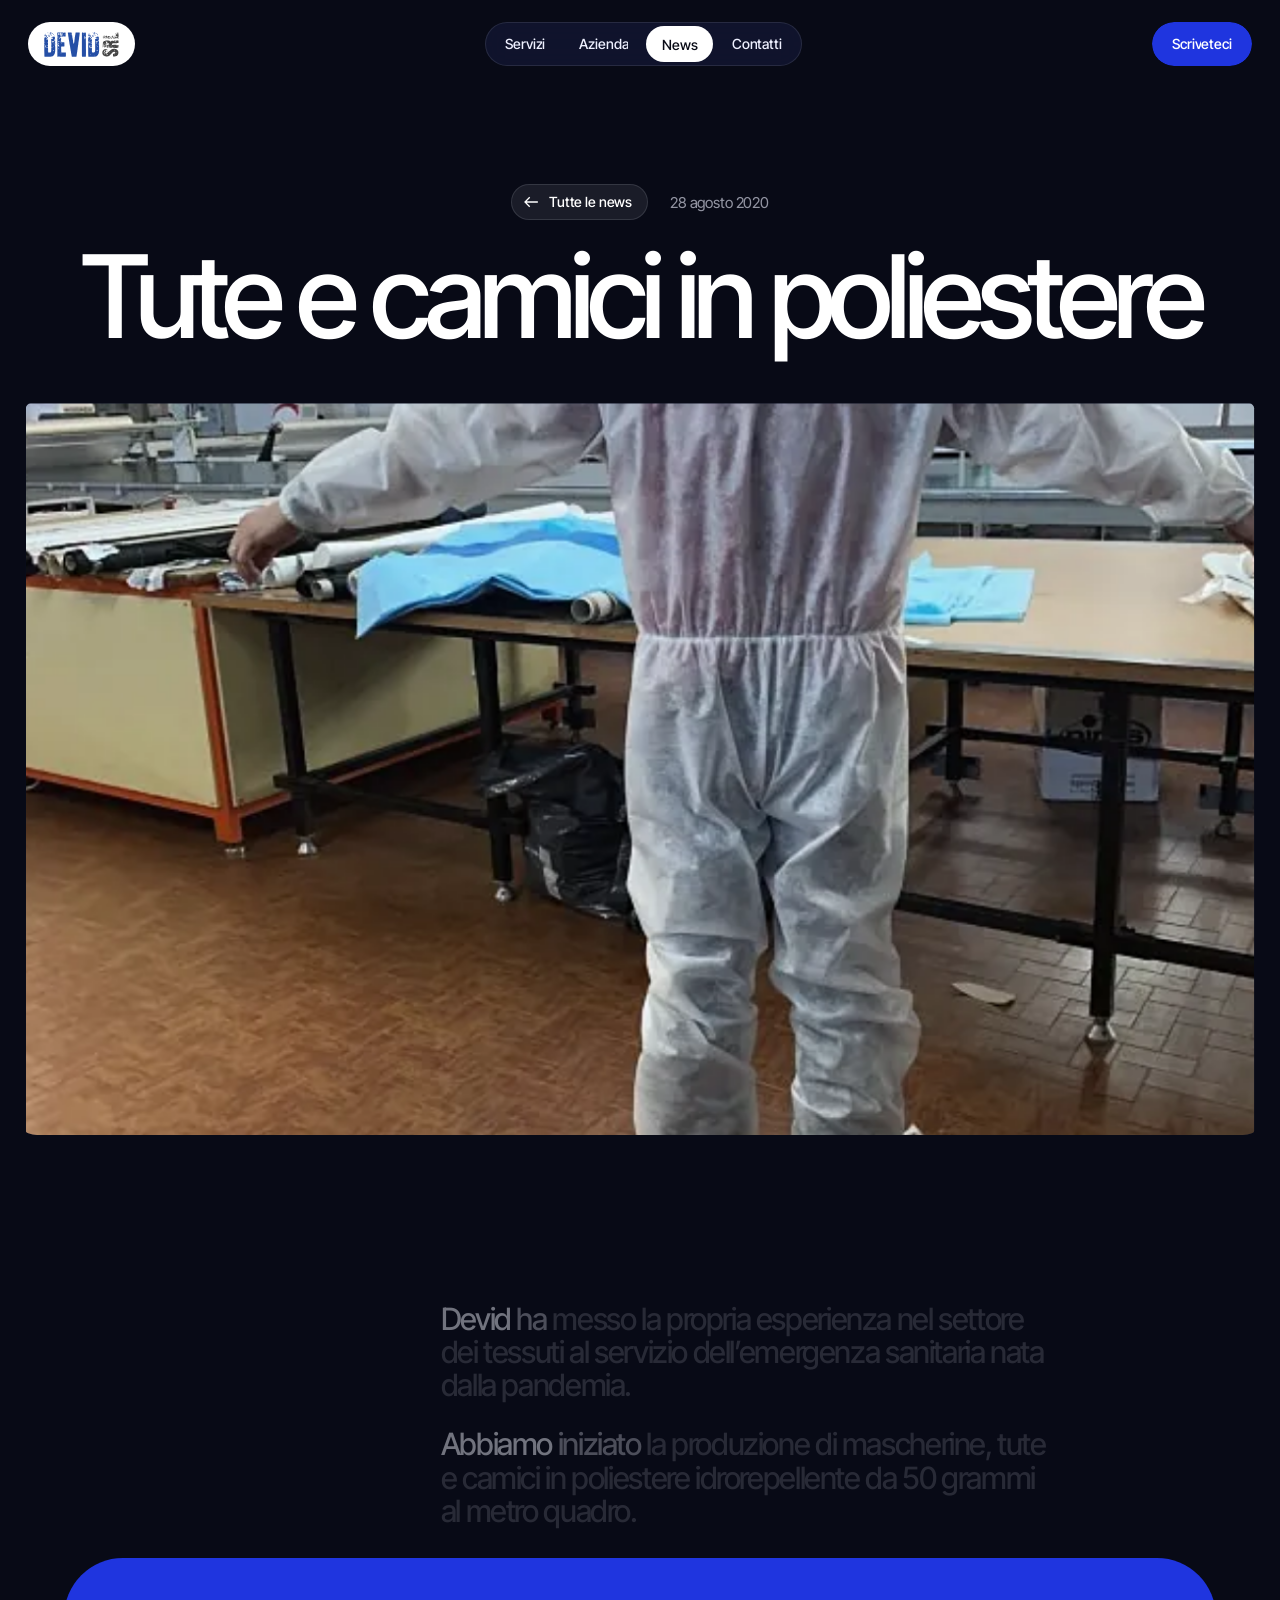
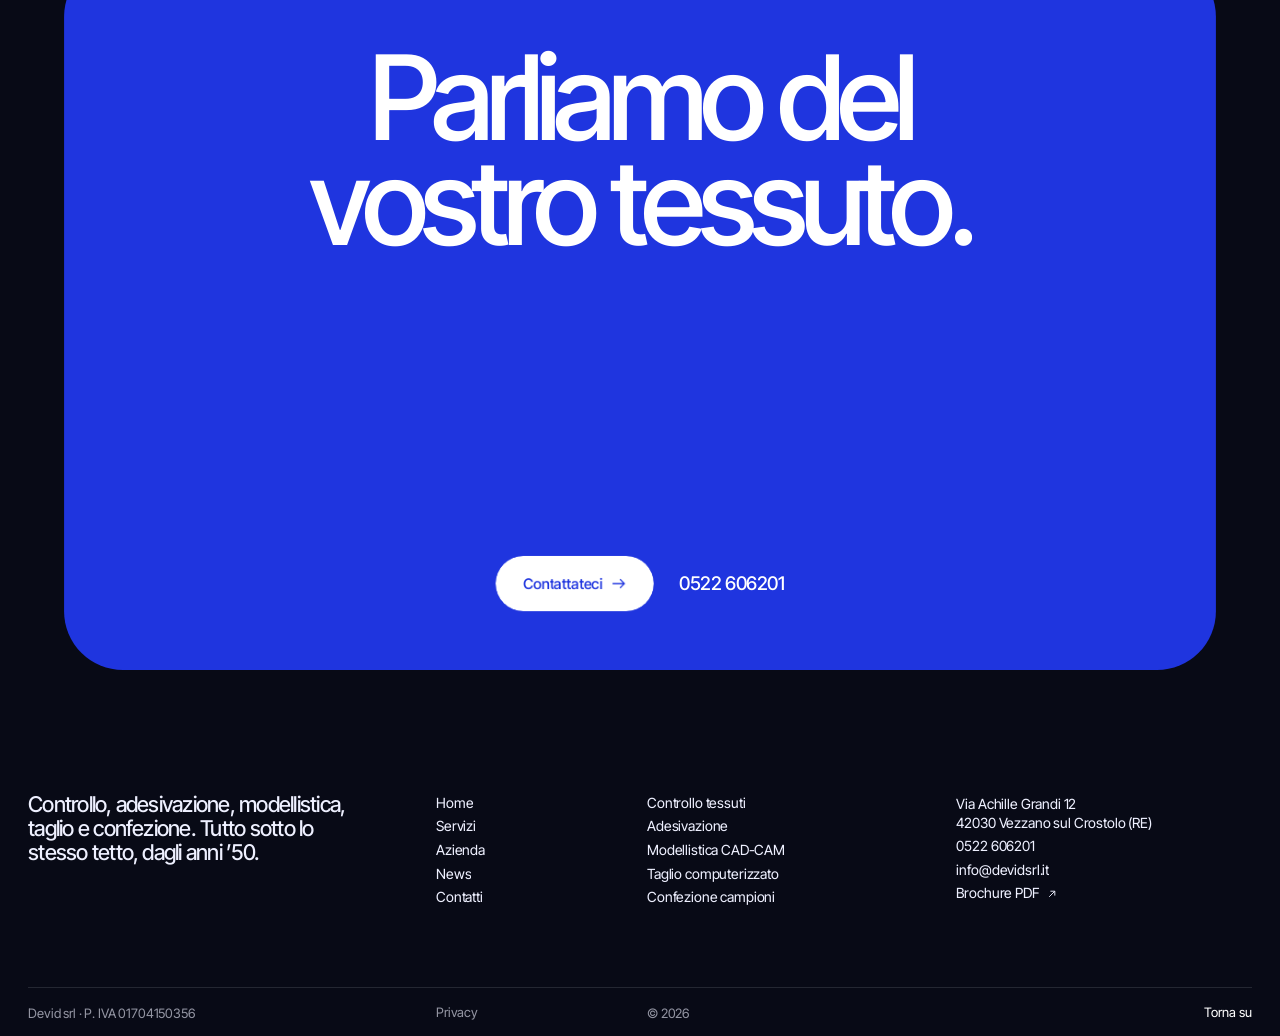
<file: news/tute-e-camici-in-poliestere/index.html>
<!doctype html>
<html lang="it">
<head>
<meta charset="utf-8">
<meta name="viewport" content="width=device-width, initial-scale=1, viewport-fit=cover">
<title>Tute e camici in poliestere, Devid srl</title>
<meta name="description" content="Devid ha messo la propria esperienza nel settore dei tessuti al servizio dell’emergenza sanitaria nata dalla pandemia.">
<link rel="canonical" href="https://www.devidsrl.it/news/tute-e-camici-in-poliestere/">
<meta property="og:type" content="website">
<meta property="og:locale" content="it_IT">
<meta property="og:title" content="Tute e camici in poliestere, Devid srl">
<meta property="og:description" content="Devid ha messo la propria esperienza nel settore dei tessuti al servizio dell’emergenza sanitaria nata dalla pandemia.">
<meta property="og:url" content="https://www.devidsrl.it/news/tute-e-camici-in-poliestere/">
<meta property="og:image" content="https://www.devidsrl.it/assets/img/condivisione.jpg">
<meta name="twitter:card" content="summary_large_image">
<meta name="theme-color" content="#eceef5">
<link rel="icon" href="../../favicon.ico" sizes="32x32">
<link rel="icon" href="../../assets/icona-192.png" type="image/png" sizes="192x192">
<link rel="apple-touch-icon" href="../../apple-touch-icon.png">
<link rel="preload" href="../../assets/fonts/inter-tight-latin-wght-normal.woff2" as="font" type="font/woff2" crossorigin>
<link rel="stylesheet" href="../../assets/css/sito.css">
<script>(function(h){h.classList.add('js');try{if(sessionStorage.getItem('devid-tenda'))h.classList.add('arrivo');if(sessionStorage.getItem('devid-visto'))h.classList.add('visto-carica')}catch(e){}setTimeout(function(){if(!window.devidPronto)h.classList.remove('js','arrivo')},4000)})(document.documentElement)</script>
</head>
<body class="pagina-interna tema-notte">
<a class="salta" href="#contenuto">Vai al contenuto</a>
<div class="tenda" aria-hidden="true"><div class="tenda-pannello"><p class="tenda-titolo"></p></div></div>
<header class="testata" data-testata>
  <a class="marchio" href="../../" aria-label="Devid srl, pagina iniziale" data-tenda="Devid srl"><img src="../../assets/logo-devid.svg" alt="Devid srl" width="98" height="33"></a>
  <nav class="menu" aria-label="Principale">
    <a class="menu-voce" href="../../servizi/"  data-tenda="Servizi"><span data-gira>Servizi</span></a><a class="menu-voce" href="../../azienda/"  data-tenda="Azienda"><span data-gira>Azienda</span></a><a class="menu-voce" href="../../news/" aria-current="page" data-tenda="News"><span data-gira>News</span></a><a class="menu-voce" href="../../contatti/"  data-tenda="Contatti"><span data-gira>Contatti</span></a>
  </nav>
  <div class="testata-destra">
    <a class="bottone bottone-blu" href="../../contatti/" data-tenda="Contatti" data-magnete><span class="bottone-fondo"></span><span class="bottone-testo"><span data-gira>Scriveteci</span></span></a>
    <button class="bottone bottone-chiaro apri-menu" type="button" aria-expanded="false" aria-controls="menu-telefono" aria-label="Apri il menu"><span class="bottone-fondo"></span><span class="bottone-testo"><span class="hamburger"><i></i><i></i></span></span></button>
  </div>
</header>
<div class="menu-telefono" id="menu-telefono" hidden>
  <div class="menu-telefono-carta">
    <nav aria-label="Menu">
      <a href="../../" data-tenda="Devid srl"><span>Home</span></a>
      <a href="../../servizi/" data-tenda="Servizi"><span>Servizi</span></a><a href="../../azienda/" data-tenda="Azienda"><span>Azienda</span></a><a href="../../news/" data-tenda="News"><span>News</span></a><a href="../../contatti/" data-tenda="Contatti"><span>Contatti</span></a>
    </nav>
    <div class="menu-telefono-piede">
      <a href="tel:+390522606201">0522 606201</a>
      <a href="mailto:info@devidsrl.it">info@devidsrl.it</a>
    </div>
  </div>
</div>
<main id="contenuto">
  <article>
    <section class="apertura">
    
    <div class="apertura-sopra">
      <a class="indietro" href="../../news/" data-tenda="Tutte le news" data-indietro><svg class="g g-dx" viewBox="0 0 18 14" aria-hidden="true"><path d="M1 7h15M10.5 1.5 16 7l-5.5 5.5" fill="none" stroke="currentColor" stroke-width="1.5"/></svg><span data-gira>Tutte le news</span></a>
      <p class="apertura-data" data-sale>28 agosto 2020</p>
    </div>
    <h1 class="apertura-titolo"><span class="riga"><span class="riga-dentro">Tute e camici in poliestere</span></span></h1>
    
  </section>
    <figure class="foto-grande" data-foto-grande><div class="foto-grande-dentro"><img src="../../assets/img/tuta-800.webp" srcset="../../assets/img/tuta-800.webp 800w" sizes="100vw" alt="Una tuta protettiva in poliestere idrorepellente prodotta da Devid" loading="eager" decoding="async"></div></figure>
    <div class="blocchi">
      <section class="blocco">
        <div class="blocco-corpo"><p class="testo-grande" data-accende>Devid ha messo la propria esperienza nel settore dei tessuti al servizio dell’emergenza sanitaria nata dalla pandemia.</p><p class="testo-grande" data-accende>Abbiamo iniziato la produzione di mascherine, tute e camici in poliestere idrorepellente da 50 grammi al metro quadro.</p></div>
      </section>
    </div>
  </article>
</main>
<section class="chiamata" aria-labelledby="chiamata-t">
  <div class="chiamata-carta" data-carta>
    <h2 id="chiamata-t" class="chiamata-titolo" data-righe>Parliamo del<br>vostro tessuto.</h2>
    <div class="chiamata-azioni">
      <a class="bottone bottone-bianco bottone-grande" href="../../contatti/" data-tenda="Contatti" data-magnete><span class="bottone-fondo"></span><span class="bottone-testo"><span data-gira>Contattateci</span><svg class="g g-dx" viewBox="0 0 18 14" aria-hidden="true"><path d="M1 7h15M10.5 1.5 16 7l-5.5 5.5" fill="none" stroke="currentColor" stroke-width="1.5"/></svg></span></a>
      <a class="chiamata-tel" href="tel:+390522606201">0522 606201</a>
    </div>
    <canvas class="chiamata-trama" data-trama aria-hidden="true"></canvas>
  </div>
</section>
<footer class="piede">
  <div class="piede-colonne">
    <div class="piede-colonna piede-intro">
      <p class="piede-frase">Controllo, adesivazione, modellistica, taglio e confezione. Tutto sotto lo stesso tetto, dagli anni ’50.</p>
    </div>
    <div class="piede-colonna">
      <ul>
        <li><a href="../../" data-tenda="Devid srl"><span data-gira>Home</span></a></li>
        <li><a href="../../servizi/" data-tenda="Servizi"><span data-gira>Servizi</span></a></li><li><a href="../../azienda/" data-tenda="Azienda"><span data-gira>Azienda</span></a></li><li><a href="../../news/" data-tenda="News"><span data-gira>News</span></a></li><li><a href="../../contatti/" data-tenda="Contatti"><span data-gira>Contatti</span></a></li>
      </ul>
    </div>
    <div class="piede-colonna">
      <ul><li><a href="../../servizi/controllo-tessuti/" data-tenda="Controllo tessuti"><span data-gira>Controllo tessuti</span></a></li><li><a href="../../servizi/adesivazione-tessuto/" data-tenda="Adesivazione"><span data-gira>Adesivazione</span></a></li><li><a href="../../servizi/modellistica-cad-cam/" data-tenda="Modellistica CAD-CAM"><span data-gira>Modellistica CAD-CAM</span></a></li><li><a href="../../servizi/taglio-tessuti/" data-tenda="Taglio computerizzato"><span data-gira>Taglio computerizzato</span></a></li><li><a href="../../servizi/confezione-campioni/" data-tenda="Confezione campioni"><span data-gira>Confezione campioni</span></a></li></ul>
    </div>
    <div class="piede-colonna">
      <ul>
        <li><a href="https://www.google.com/maps/search/?api=1&query=Via+Achille+Grandi+12+42030+Vezzano+sul+Crostolo+RE" target="_blank" rel="noopener">Via Achille Grandi 12<br>42030 Vezzano sul Crostolo (RE)</a></li>
        <li><a href="tel:+390522606201"><span data-gira>0522 606201</span></a></li>
        <li><a href="mailto:info@devidsrl.it"><span data-gira>info@devidsrl.it</span></a></li>
        <li><a href="../../assets/devid-srl-brochure.pdf" target="_blank" rel="noopener"><span data-gira>Brochure PDF</span> <svg class="g g-freccia" viewBox="0 0 16 16" aria-hidden="true"><path d="M3.5 12.5 12.5 3.5M5.5 3.5h7v7" fill="none" stroke="currentColor" stroke-width="1.5"/></svg></a></li>
      </ul>
    </div>
  </div>
  <div class="piede-fondo">
    <p>Devid srl · P. IVA 01704150356</p>
    <p><a href="../../privacy/" data-tenda="Privacy"><span data-gira>Privacy</span></a></p>
    <p>© <span data-anno>2026</span></p>
    <button class="su" type="button" data-su><span data-gira>Torna su</span></button>
  </div>
</footer>
<script src="../../assets/js/gsap.min.js" defer></script>
<script src="../../assets/js/ScrollTrigger.min.js" defer></script>
<script src="../../assets/js/SplitText.min.js" defer></script>
<script src="../../assets/js/CustomEase.min.js" defer></script>
<script src="../../assets/js/lenis.min.js" defer></script>
<script src="../../assets/js/sito.js" defer></script>
</body>
</html>
</file>
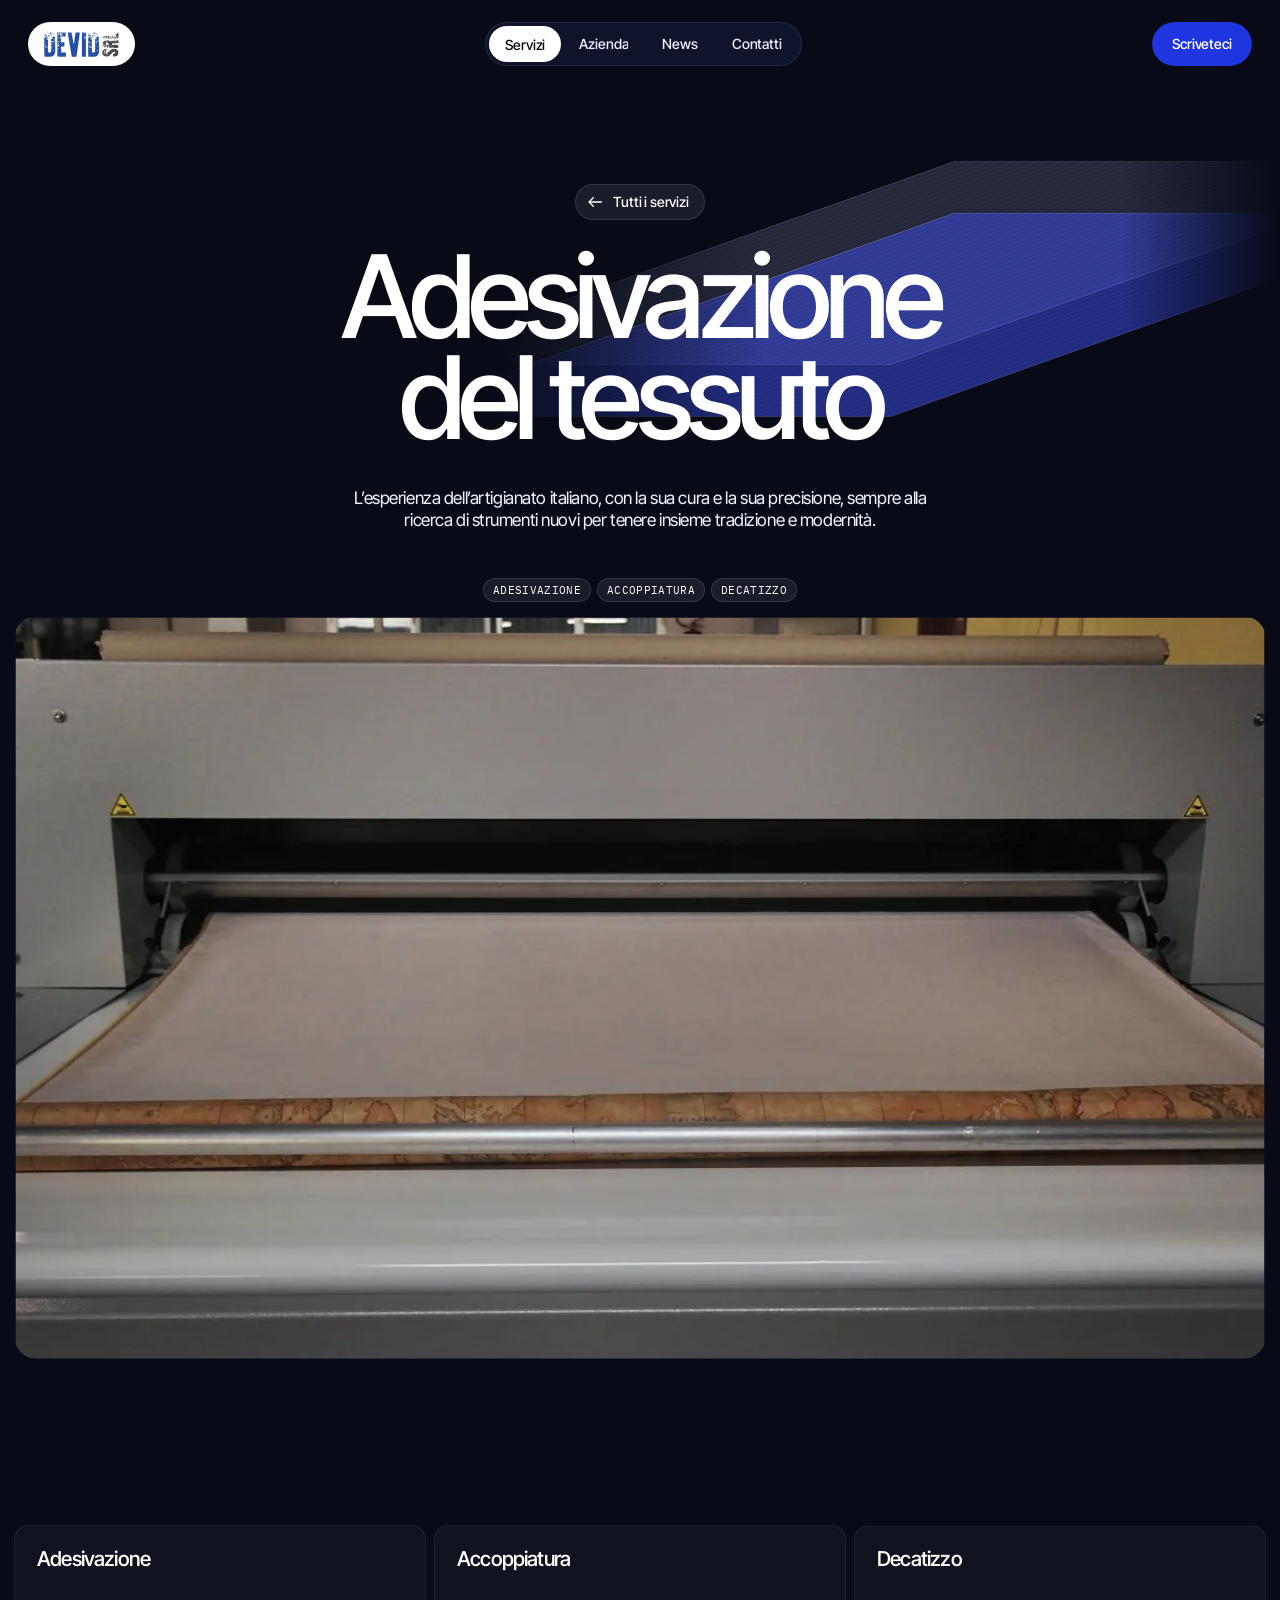
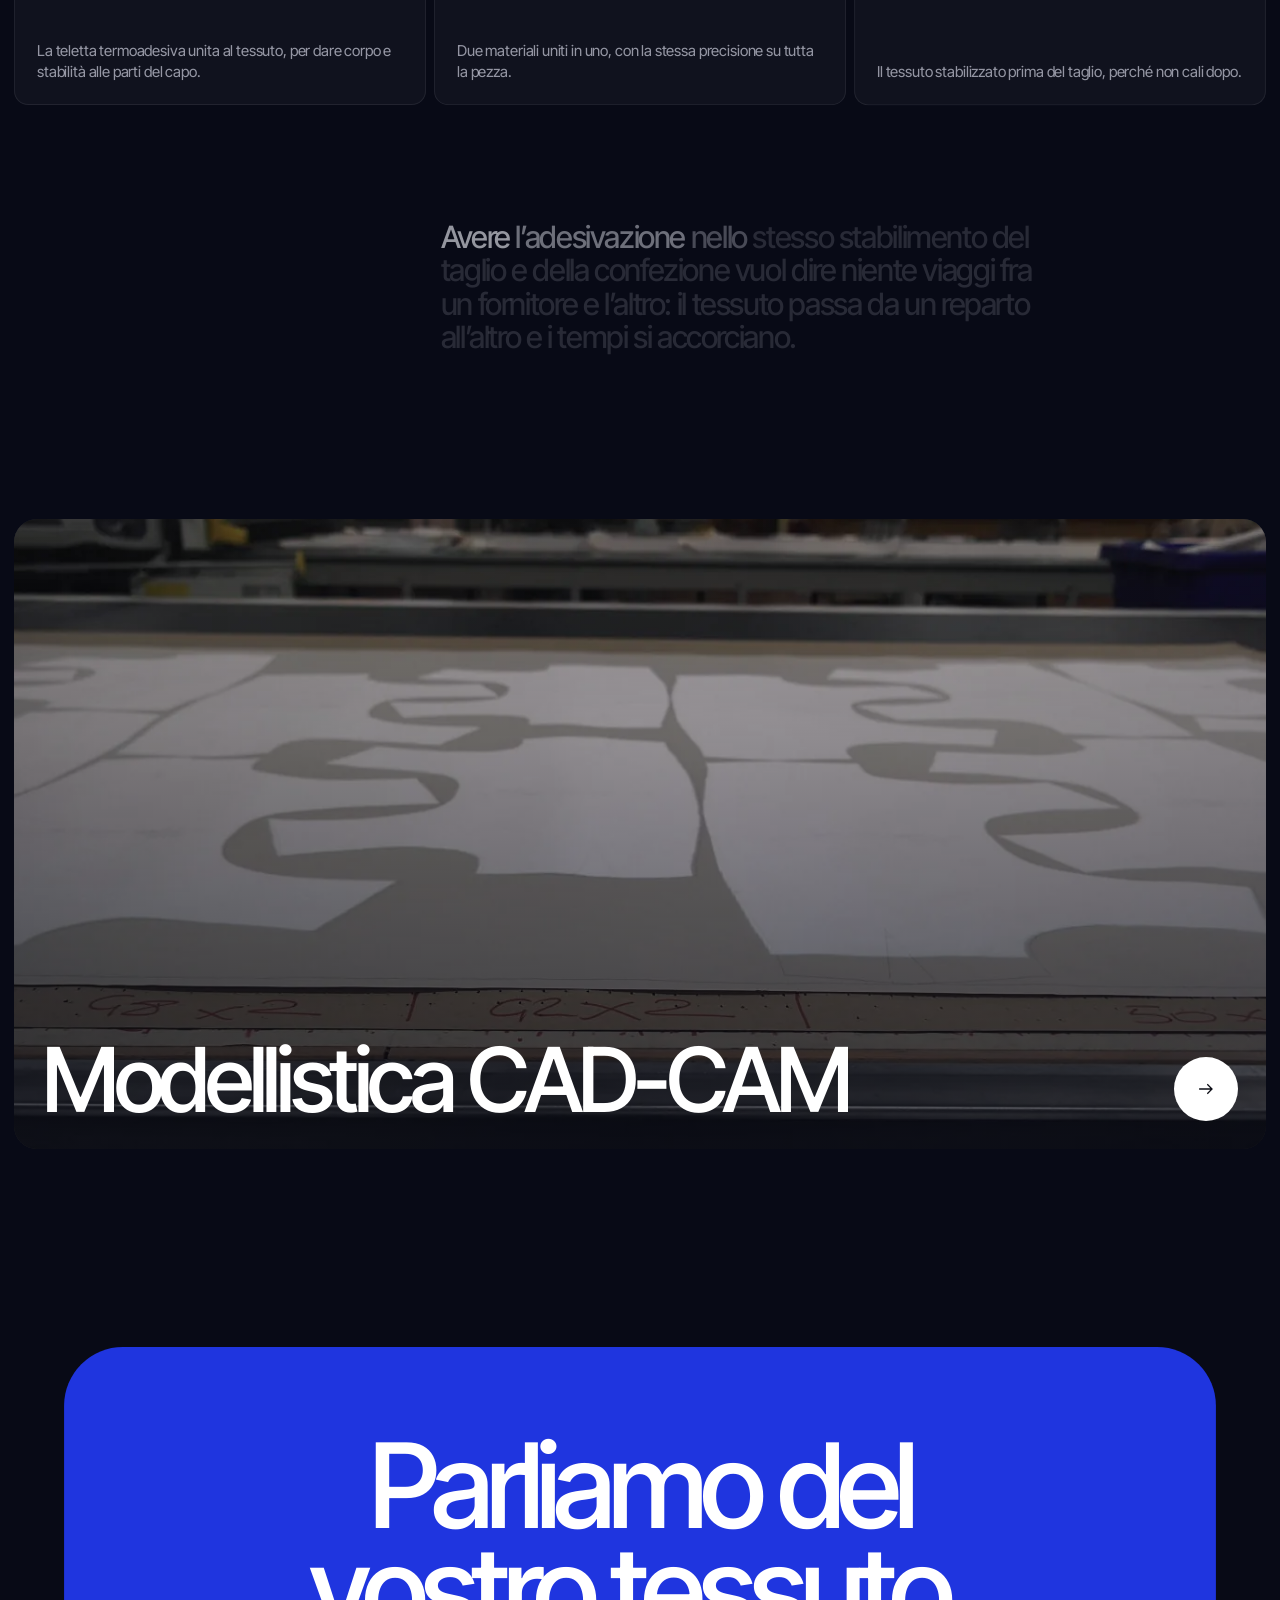
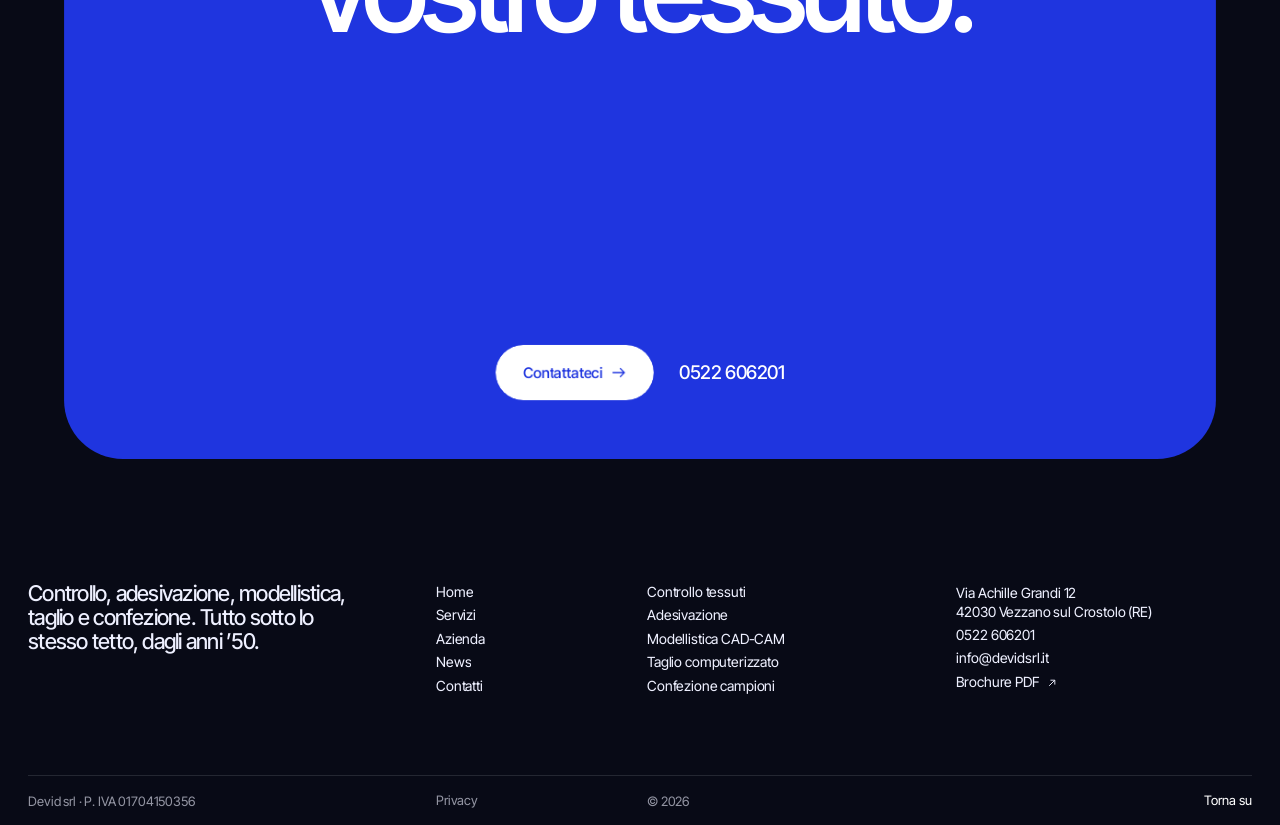
<file: servizi/adesivazione-tessuto/index.html>
<!doctype html>
<html lang="it">
<head>
<meta charset="utf-8">
<meta name="viewport" content="width=device-width, initial-scale=1, viewport-fit=cover">
<title>Adesivazione, Devid srl</title>
<meta name="description" content="Adesivazione, accoppiatura e decatizzo con la strumentazione nuova del reparto.">
<link rel="canonical" href="https://www.devidsrl.it/servizi/adesivazione-tessuto/">
<meta property="og:type" content="website">
<meta property="og:locale" content="it_IT">
<meta property="og:title" content="Adesivazione, Devid srl">
<meta property="og:description" content="Adesivazione, accoppiatura e decatizzo con la strumentazione nuova del reparto.">
<meta property="og:url" content="https://www.devidsrl.it/servizi/adesivazione-tessuto/">
<meta property="og:image" content="https://www.devidsrl.it/assets/img/condivisione.jpg">
<meta name="twitter:card" content="summary_large_image">
<meta name="theme-color" content="#eceef5">
<link rel="icon" href="../../favicon.ico" sizes="32x32">
<link rel="icon" href="../../assets/icona-192.png" type="image/png" sizes="192x192">
<link rel="apple-touch-icon" href="../../apple-touch-icon.png">
<link rel="preload" href="../../assets/fonts/inter-tight-latin-wght-normal.woff2" as="font" type="font/woff2" crossorigin>
<link rel="stylesheet" href="../../assets/css/sito.css">
<script>(function(h){h.classList.add('js');try{if(sessionStorage.getItem('devid-tenda'))h.classList.add('arrivo');if(sessionStorage.getItem('devid-visto'))h.classList.add('visto-carica')}catch(e){}setTimeout(function(){if(!window.devidPronto)h.classList.remove('js','arrivo')},4000)})(document.documentElement)</script>
</head>
<body class="pagina-interna tema-notte">
<a class="salta" href="#contenuto">Vai al contenuto</a>
<div class="tenda" aria-hidden="true"><div class="tenda-pannello"><p class="tenda-titolo"></p></div></div>
<header class="testata" data-testata>
  <a class="marchio" href="../../" aria-label="Devid srl, pagina iniziale" data-tenda="Devid srl"><img src="../../assets/logo-devid.svg" alt="Devid srl" width="98" height="33"></a>
  <nav class="menu" aria-label="Principale">
    <a class="menu-voce" href="../../servizi/" aria-current="page" data-tenda="Servizi"><span data-gira>Servizi</span></a><a class="menu-voce" href="../../azienda/"  data-tenda="Azienda"><span data-gira>Azienda</span></a><a class="menu-voce" href="../../news/"  data-tenda="News"><span data-gira>News</span></a><a class="menu-voce" href="../../contatti/"  data-tenda="Contatti"><span data-gira>Contatti</span></a>
  </nav>
  <div class="testata-destra">
    <a class="bottone bottone-blu" href="../../contatti/" data-tenda="Contatti" data-magnete><span class="bottone-fondo"></span><span class="bottone-testo"><span data-gira>Scriveteci</span></span></a>
    <button class="bottone bottone-chiaro apri-menu" type="button" aria-expanded="false" aria-controls="menu-telefono" aria-label="Apri il menu"><span class="bottone-fondo"></span><span class="bottone-testo"><span class="hamburger"><i></i><i></i></span></span></button>
  </div>
</header>
<div class="menu-telefono" id="menu-telefono" hidden>
  <div class="menu-telefono-carta">
    <nav aria-label="Menu">
      <a href="../../" data-tenda="Devid srl"><span>Home</span></a>
      <a href="../../servizi/" data-tenda="Servizi"><span>Servizi</span></a><a href="../../azienda/" data-tenda="Azienda"><span>Azienda</span></a><a href="../../news/" data-tenda="News"><span>News</span></a><a href="../../contatti/" data-tenda="Contatti"><span>Contatti</span></a>
    </nav>
    <div class="menu-telefono-piede">
      <a href="tel:+390522606201">0522 606201</a>
      <a href="mailto:info@devidsrl.it">info@devidsrl.it</a>
    </div>
  </div>
</div>
<main id="contenuto">
  <section class="apertura apertura-con-arte">
    <canvas class="apertura-arte" data-arte-sola="adesivazione" aria-hidden="true"></canvas>
    <div class="apertura-sopra">
      <a class="indietro" href="../../servizi/" data-tenda="Tutti i servizi" data-indietro><svg class="g g-dx" viewBox="0 0 18 14" aria-hidden="true"><path d="M1 7h15M10.5 1.5 16 7l-5.5 5.5" fill="none" stroke="currentColor" stroke-width="1.5"/></svg><span data-gira>Tutti i servizi</span></a>
      
    </div>
    <h1 class="apertura-titolo"><span class="riga"><span class="riga-dentro">Adesivazione</span></span><span class="riga"><span class="riga-dentro">del tessuto</span></span></h1>
    <p class="apertura-testo" data-righe>L’esperienza dell’artigianato italiano, con la sua cura e la sua precisione, sempre alla ricerca di strumenti nuovi per tenere insieme tradizione e modernità.</p>
  </section>
  <ul class="apertura-tag"><li>Adesivazione</li><li>Accoppiatura</li><li>Decatizzo</li></ul>
  <figure class="foto-grande" data-foto-grande><div class="foto-grande-dentro"><img src="../../assets/img/adesivazione-800.webp" srcset="../../assets/img/adesivazione-800.webp 800w, ../../assets/img/adesivazione-1400.webp 1400w" sizes="100vw" alt="La macchina per l’adesivazione dei tessuti di Devid" loading="eager" decoding="async"></div></figure>
  <div class="blocchi"><section class="blocco">
      <h2 class="nascosto">Tre lavorazioni</h2>
      <dl class="schede"><div class="scheda" data-scheda><dt>Adesivazione</dt><dd>La teletta termoadesiva unita al tessuto, per dare corpo e stabilità alle parti del capo.</dd></div><div class="scheda" data-scheda><dt>Accoppiatura</dt><dd>Due materiali uniti in uno, con la stessa precisione su tutta la pezza.</dd></div><div class="scheda" data-scheda><dt>Decatizzo</dt><dd>Il tessuto stabilizzato prima del taglio, perché non cali dopo.</dd></div></dl>
    </section><section class="blocco">
      <h2 class="nascosto">Dentro casa</h2>
      <div class="blocco-corpo"><p class="testo-grande" data-accende>Avere l’adesivazione nello stesso stabilimento del taglio e della confezione vuol dire niente viaggi fra un fornitore e l’altro: il tessuto passa da un reparto all’altro e i tempi si accorciano.</p></div>
    </section></div>
  <section class="prossimo">
    <a class="prossimo-carta" href="../../servizi/modellistica-cad-cam/" data-tenda="Modellistica CAD-CAM">
      <div class="prossimo-foto"><img src="../../assets/img/sagome-800.webp" srcset="../../assets/img/sagome-800.webp 800w, ../../assets/img/sagome-1400.webp 1400w" sizes="100vw" alt="" loading="lazy" decoding="async"></div>
      <div class="prossimo-testo">
        <p class="prossimo-nome">Modellistica CAD-CAM</p>
        <span class="prossimo-cerchio"><svg class="g g-dx" viewBox="0 0 18 14" aria-hidden="true"><path d="M1 7h15M10.5 1.5 16 7l-5.5 5.5" fill="none" stroke="currentColor" stroke-width="1.5"/></svg></span>
      </div>
    </a>
  </section>
</main>
<section class="chiamata" aria-labelledby="chiamata-t">
  <div class="chiamata-carta" data-carta>
    <h2 id="chiamata-t" class="chiamata-titolo" data-righe>Parliamo del<br>vostro tessuto.</h2>
    <div class="chiamata-azioni">
      <a class="bottone bottone-bianco bottone-grande" href="../../contatti/" data-tenda="Contatti" data-magnete><span class="bottone-fondo"></span><span class="bottone-testo"><span data-gira>Contattateci</span><svg class="g g-dx" viewBox="0 0 18 14" aria-hidden="true"><path d="M1 7h15M10.5 1.5 16 7l-5.5 5.5" fill="none" stroke="currentColor" stroke-width="1.5"/></svg></span></a>
      <a class="chiamata-tel" href="tel:+390522606201">0522 606201</a>
    </div>
    <canvas class="chiamata-trama" data-trama aria-hidden="true"></canvas>
  </div>
</section>
<footer class="piede">
  <div class="piede-colonne">
    <div class="piede-colonna piede-intro">
      <p class="piede-frase">Controllo, adesivazione, modellistica, taglio e confezione. Tutto sotto lo stesso tetto, dagli anni ’50.</p>
    </div>
    <div class="piede-colonna">
      <ul>
        <li><a href="../../" data-tenda="Devid srl"><span data-gira>Home</span></a></li>
        <li><a href="../../servizi/" data-tenda="Servizi"><span data-gira>Servizi</span></a></li><li><a href="../../azienda/" data-tenda="Azienda"><span data-gira>Azienda</span></a></li><li><a href="../../news/" data-tenda="News"><span data-gira>News</span></a></li><li><a href="../../contatti/" data-tenda="Contatti"><span data-gira>Contatti</span></a></li>
      </ul>
    </div>
    <div class="piede-colonna">
      <ul><li><a href="../../servizi/controllo-tessuti/" data-tenda="Controllo tessuti"><span data-gira>Controllo tessuti</span></a></li><li><a href="../../servizi/adesivazione-tessuto/" data-tenda="Adesivazione"><span data-gira>Adesivazione</span></a></li><li><a href="../../servizi/modellistica-cad-cam/" data-tenda="Modellistica CAD-CAM"><span data-gira>Modellistica CAD-CAM</span></a></li><li><a href="../../servizi/taglio-tessuti/" data-tenda="Taglio computerizzato"><span data-gira>Taglio computerizzato</span></a></li><li><a href="../../servizi/confezione-campioni/" data-tenda="Confezione campioni"><span data-gira>Confezione campioni</span></a></li></ul>
    </div>
    <div class="piede-colonna">
      <ul>
        <li><a href="https://www.google.com/maps/search/?api=1&query=Via+Achille+Grandi+12+42030+Vezzano+sul+Crostolo+RE" target="_blank" rel="noopener">Via Achille Grandi 12<br>42030 Vezzano sul Crostolo (RE)</a></li>
        <li><a href="tel:+390522606201"><span data-gira>0522 606201</span></a></li>
        <li><a href="mailto:info@devidsrl.it"><span data-gira>info@devidsrl.it</span></a></li>
        <li><a href="../../assets/devid-srl-brochure.pdf" target="_blank" rel="noopener"><span data-gira>Brochure PDF</span> <svg class="g g-freccia" viewBox="0 0 16 16" aria-hidden="true"><path d="M3.5 12.5 12.5 3.5M5.5 3.5h7v7" fill="none" stroke="currentColor" stroke-width="1.5"/></svg></a></li>
      </ul>
    </div>
  </div>
  <div class="piede-fondo">
    <p>Devid srl · P. IVA 01704150356</p>
    <p><a href="../../privacy/" data-tenda="Privacy"><span data-gira>Privacy</span></a></p>
    <p>© <span data-anno>2026</span></p>
    <button class="su" type="button" data-su><span data-gira>Torna su</span></button>
  </div>
</footer>
<div class="cursore" aria-hidden="true" data-cursore-bolla><span></span></div>
<script src="../../assets/js/gsap.min.js" defer></script>
<script src="../../assets/js/ScrollTrigger.min.js" defer></script>
<script src="../../assets/js/SplitText.min.js" defer></script>
<script src="../../assets/js/CustomEase.min.js" defer></script>
<script src="../../assets/js/lenis.min.js" defer></script>
<script src="../../assets/js/sito.js" defer></script>
</body>
</html>
</file>
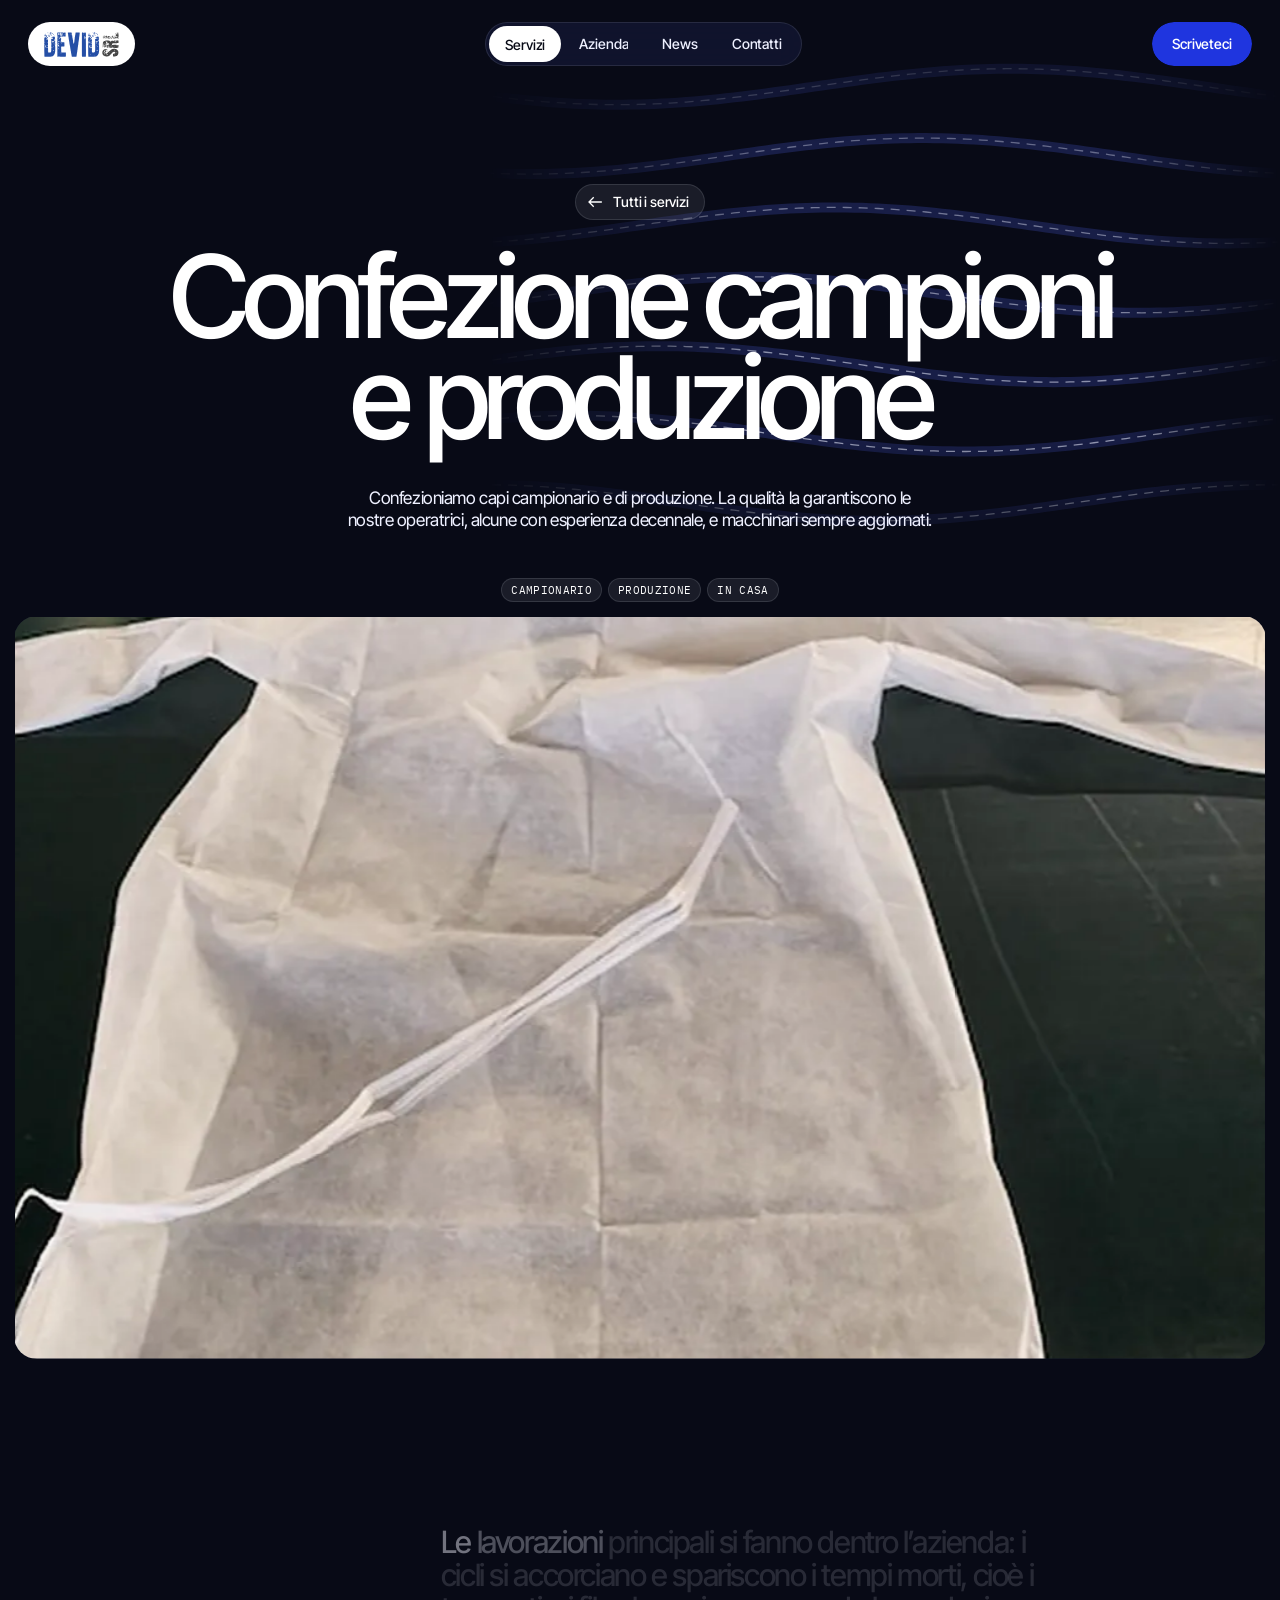
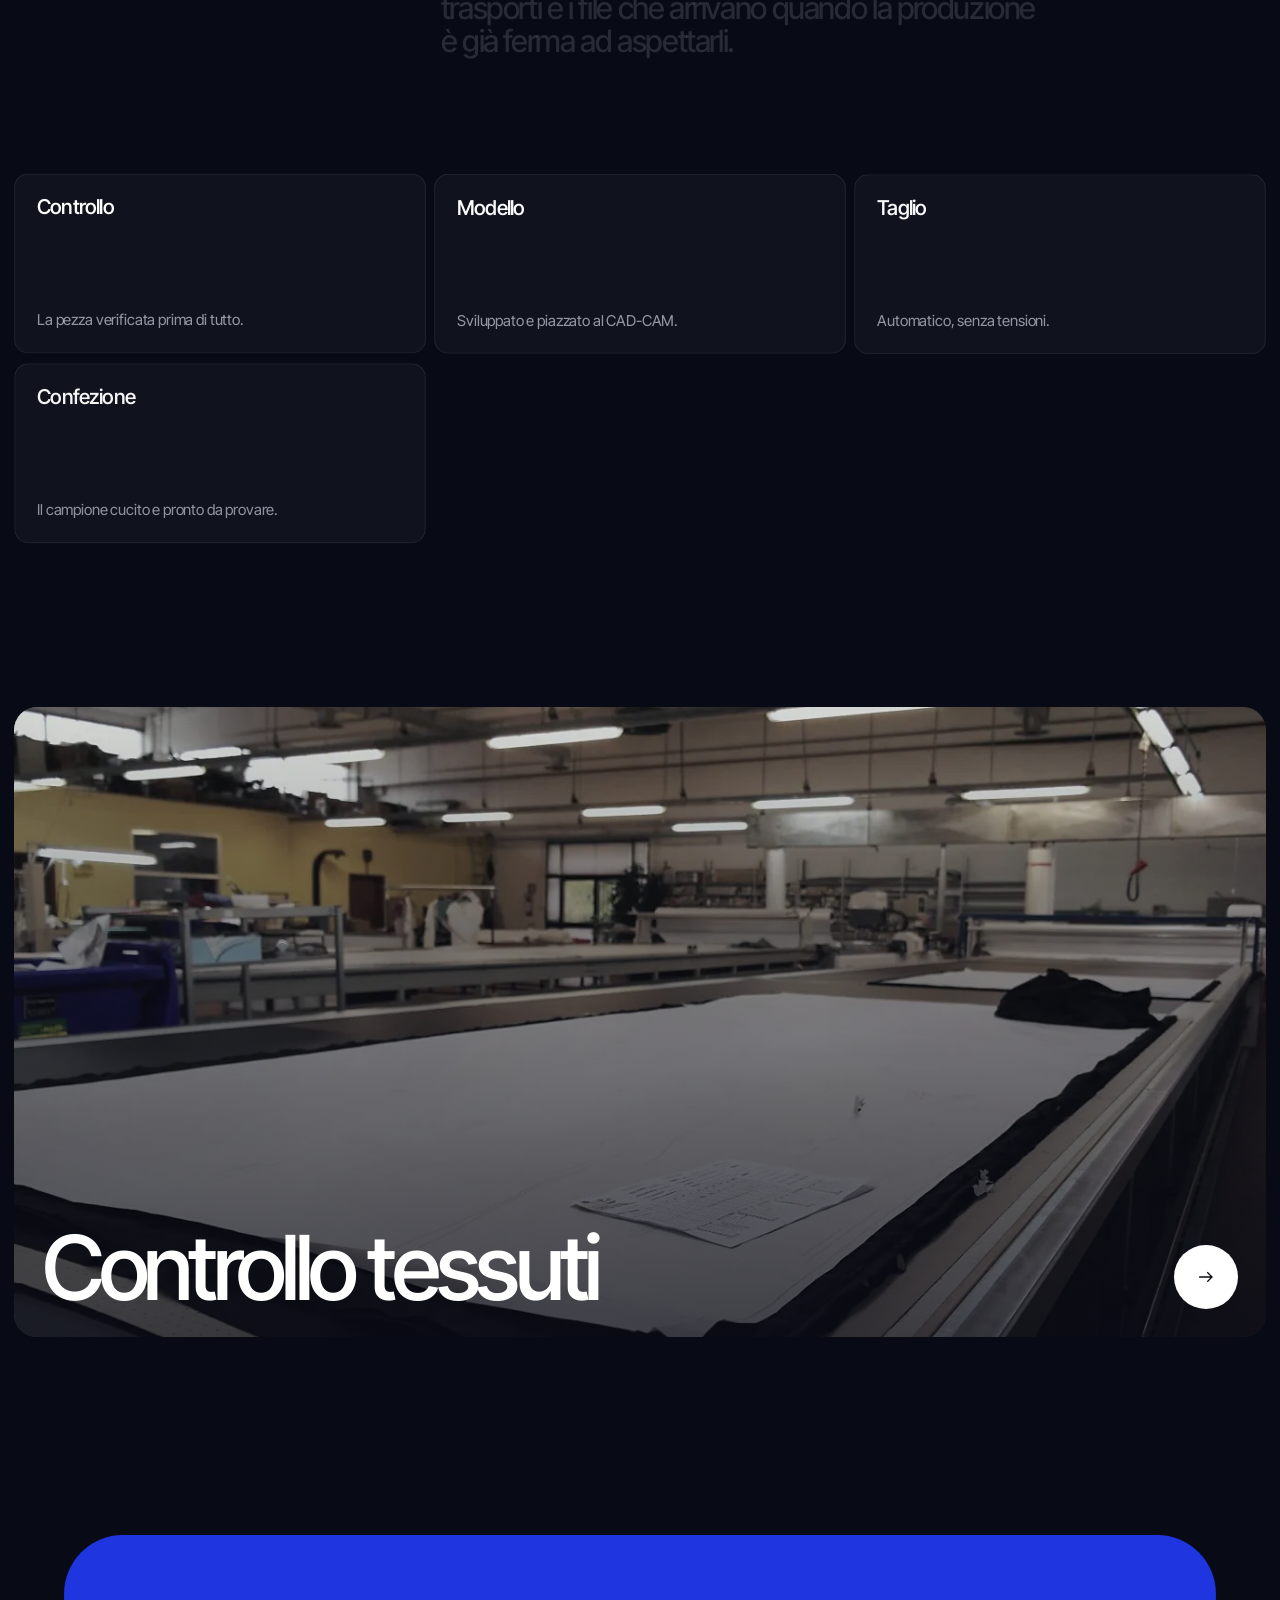
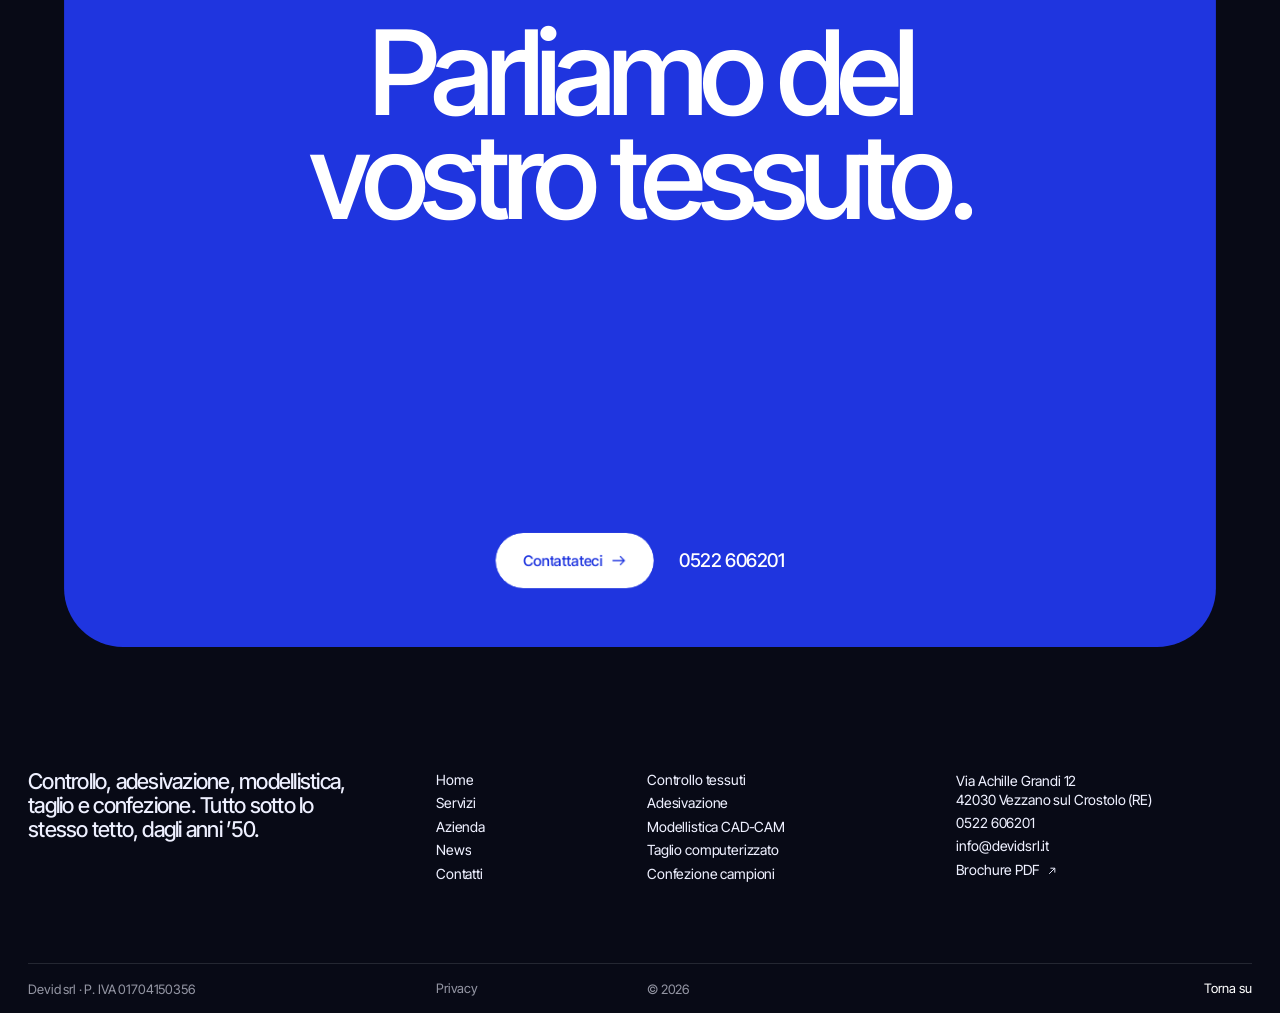
<file: servizi/confezione-campioni/index.html>
<!doctype html>
<html lang="it">
<head>
<meta charset="utf-8">
<meta name="viewport" content="width=device-width, initial-scale=1, viewport-fit=cover">
<title>Confezione campioni, Devid srl</title>
<meta name="description" content="Capi campionario e di produzione, cuciti da operatrici con esperienza decennale.">
<link rel="canonical" href="https://www.devidsrl.it/servizi/confezione-campioni/">
<meta property="og:type" content="website">
<meta property="og:locale" content="it_IT">
<meta property="og:title" content="Confezione campioni, Devid srl">
<meta property="og:description" content="Capi campionario e di produzione, cuciti da operatrici con esperienza decennale.">
<meta property="og:url" content="https://www.devidsrl.it/servizi/confezione-campioni/">
<meta property="og:image" content="https://www.devidsrl.it/assets/img/condivisione.jpg">
<meta name="twitter:card" content="summary_large_image">
<meta name="theme-color" content="#eceef5">
<link rel="icon" href="../../favicon.ico" sizes="32x32">
<link rel="icon" href="../../assets/icona-192.png" type="image/png" sizes="192x192">
<link rel="apple-touch-icon" href="../../apple-touch-icon.png">
<link rel="preload" href="../../assets/fonts/inter-tight-latin-wght-normal.woff2" as="font" type="font/woff2" crossorigin>
<link rel="stylesheet" href="../../assets/css/sito.css">
<script>(function(h){h.classList.add('js');try{if(sessionStorage.getItem('devid-tenda'))h.classList.add('arrivo');if(sessionStorage.getItem('devid-visto'))h.classList.add('visto-carica')}catch(e){}setTimeout(function(){if(!window.devidPronto)h.classList.remove('js','arrivo')},4000)})(document.documentElement)</script>
</head>
<body class="pagina-interna tema-notte">
<a class="salta" href="#contenuto">Vai al contenuto</a>
<div class="tenda" aria-hidden="true"><div class="tenda-pannello"><p class="tenda-titolo"></p></div></div>
<header class="testata" data-testata>
  <a class="marchio" href="../../" aria-label="Devid srl, pagina iniziale" data-tenda="Devid srl"><img src="../../assets/logo-devid.svg" alt="Devid srl" width="98" height="33"></a>
  <nav class="menu" aria-label="Principale">
    <a class="menu-voce" href="../../servizi/" aria-current="page" data-tenda="Servizi"><span data-gira>Servizi</span></a><a class="menu-voce" href="../../azienda/"  data-tenda="Azienda"><span data-gira>Azienda</span></a><a class="menu-voce" href="../../news/"  data-tenda="News"><span data-gira>News</span></a><a class="menu-voce" href="../../contatti/"  data-tenda="Contatti"><span data-gira>Contatti</span></a>
  </nav>
  <div class="testata-destra">
    <a class="bottone bottone-blu" href="../../contatti/" data-tenda="Contatti" data-magnete><span class="bottone-fondo"></span><span class="bottone-testo"><span data-gira>Scriveteci</span></span></a>
    <button class="bottone bottone-chiaro apri-menu" type="button" aria-expanded="false" aria-controls="menu-telefono" aria-label="Apri il menu"><span class="bottone-fondo"></span><span class="bottone-testo"><span class="hamburger"><i></i><i></i></span></span></button>
  </div>
</header>
<div class="menu-telefono" id="menu-telefono" hidden>
  <div class="menu-telefono-carta">
    <nav aria-label="Menu">
      <a href="../../" data-tenda="Devid srl"><span>Home</span></a>
      <a href="../../servizi/" data-tenda="Servizi"><span>Servizi</span></a><a href="../../azienda/" data-tenda="Azienda"><span>Azienda</span></a><a href="../../news/" data-tenda="News"><span>News</span></a><a href="../../contatti/" data-tenda="Contatti"><span>Contatti</span></a>
    </nav>
    <div class="menu-telefono-piede">
      <a href="tel:+390522606201">0522 606201</a>
      <a href="mailto:info@devidsrl.it">info@devidsrl.it</a>
    </div>
  </div>
</div>
<main id="contenuto">
  <section class="apertura apertura-con-arte">
    <canvas class="apertura-arte" data-arte-sola="confezione" aria-hidden="true"></canvas>
    <div class="apertura-sopra">
      <a class="indietro" href="../../servizi/" data-tenda="Tutti i servizi" data-indietro><svg class="g g-dx" viewBox="0 0 18 14" aria-hidden="true"><path d="M1 7h15M10.5 1.5 16 7l-5.5 5.5" fill="none" stroke="currentColor" stroke-width="1.5"/></svg><span data-gira>Tutti i servizi</span></a>
      
    </div>
    <h1 class="apertura-titolo"><span class="riga"><span class="riga-dentro">Confezione campioni</span></span><span class="riga"><span class="riga-dentro">e produzione</span></span></h1>
    <p class="apertura-testo" data-righe>Confezioniamo capi campionario e di produzione. La qualità la garantiscono le nostre operatrici, alcune con esperienza decennale, e macchinari sempre aggiornati.</p>
  </section>
  <ul class="apertura-tag"><li>Campionario</li><li>Produzione</li><li>In casa</li></ul>
  <figure class="foto-grande" data-foto-grande><div class="foto-grande-dentro"><img src="../../assets/img/camice-800.webp" srcset="../../assets/img/camice-800.webp 800w, ../../assets/img/camice-1400.webp 1400w" sizes="100vw" alt="Un camice in poliestere confezionato da Devid, disteso sul tavolo" loading="eager" decoding="async"></div></figure>
  <div class="blocchi"><section class="blocco">
      <h2 class="nascosto">Tutto sotto lo stesso tetto</h2>
      <div class="blocco-corpo"><p class="testo-grande" data-accende>Le lavorazioni principali si fanno dentro l’azienda: i cicli si accorciano e spariscono i tempi morti, cioè i trasporti e i file che arrivano quando la produzione è già ferma ad aspettarli.</p></div>
    </section><section class="blocco">
      <h2 class="nascosto">Dal controllo al capo</h2>
      <dl class="schede"><div class="scheda" data-scheda><dt>Controllo</dt><dd>La pezza verificata prima di tutto.</dd></div><div class="scheda" data-scheda><dt>Modello</dt><dd>Sviluppato e piazzato al CAD-CAM.</dd></div><div class="scheda" data-scheda><dt>Taglio</dt><dd>Automatico, senza tensioni.</dd></div><div class="scheda" data-scheda><dt>Confezione</dt><dd>Il campione cucito e pronto da provare.</dd></div></dl>
    </section></div>
  <section class="prossimo">
    <a class="prossimo-carta" href="../../servizi/controllo-tessuti/" data-tenda="Controllo tessuti">
      <div class="prossimo-foto"><img src="../../assets/img/stesura-800.webp" srcset="../../assets/img/stesura-800.webp 800w, ../../assets/img/stesura-1400.webp 1400w" sizes="100vw" alt="" loading="lazy" decoding="async"></div>
      <div class="prossimo-testo">
        <p class="prossimo-nome">Controllo tessuti</p>
        <span class="prossimo-cerchio"><svg class="g g-dx" viewBox="0 0 18 14" aria-hidden="true"><path d="M1 7h15M10.5 1.5 16 7l-5.5 5.5" fill="none" stroke="currentColor" stroke-width="1.5"/></svg></span>
      </div>
    </a>
  </section>
</main>
<section class="chiamata" aria-labelledby="chiamata-t">
  <div class="chiamata-carta" data-carta>
    <h2 id="chiamata-t" class="chiamata-titolo" data-righe>Parliamo del<br>vostro tessuto.</h2>
    <div class="chiamata-azioni">
      <a class="bottone bottone-bianco bottone-grande" href="../../contatti/" data-tenda="Contatti" data-magnete><span class="bottone-fondo"></span><span class="bottone-testo"><span data-gira>Contattateci</span><svg class="g g-dx" viewBox="0 0 18 14" aria-hidden="true"><path d="M1 7h15M10.5 1.5 16 7l-5.5 5.5" fill="none" stroke="currentColor" stroke-width="1.5"/></svg></span></a>
      <a class="chiamata-tel" href="tel:+390522606201">0522 606201</a>
    </div>
    <canvas class="chiamata-trama" data-trama aria-hidden="true"></canvas>
  </div>
</section>
<footer class="piede">
  <div class="piede-colonne">
    <div class="piede-colonna piede-intro">
      <p class="piede-frase">Controllo, adesivazione, modellistica, taglio e confezione. Tutto sotto lo stesso tetto, dagli anni ’50.</p>
    </div>
    <div class="piede-colonna">
      <ul>
        <li><a href="../../" data-tenda="Devid srl"><span data-gira>Home</span></a></li>
        <li><a href="../../servizi/" data-tenda="Servizi"><span data-gira>Servizi</span></a></li><li><a href="../../azienda/" data-tenda="Azienda"><span data-gira>Azienda</span></a></li><li><a href="../../news/" data-tenda="News"><span data-gira>News</span></a></li><li><a href="../../contatti/" data-tenda="Contatti"><span data-gira>Contatti</span></a></li>
      </ul>
    </div>
    <div class="piede-colonna">
      <ul><li><a href="../../servizi/controllo-tessuti/" data-tenda="Controllo tessuti"><span data-gira>Controllo tessuti</span></a></li><li><a href="../../servizi/adesivazione-tessuto/" data-tenda="Adesivazione"><span data-gira>Adesivazione</span></a></li><li><a href="../../servizi/modellistica-cad-cam/" data-tenda="Modellistica CAD-CAM"><span data-gira>Modellistica CAD-CAM</span></a></li><li><a href="../../servizi/taglio-tessuti/" data-tenda="Taglio computerizzato"><span data-gira>Taglio computerizzato</span></a></li><li><a href="../../servizi/confezione-campioni/" data-tenda="Confezione campioni"><span data-gira>Confezione campioni</span></a></li></ul>
    </div>
    <div class="piede-colonna">
      <ul>
        <li><a href="https://www.google.com/maps/search/?api=1&query=Via+Achille+Grandi+12+42030+Vezzano+sul+Crostolo+RE" target="_blank" rel="noopener">Via Achille Grandi 12<br>42030 Vezzano sul Crostolo (RE)</a></li>
        <li><a href="tel:+390522606201"><span data-gira>0522 606201</span></a></li>
        <li><a href="mailto:info@devidsrl.it"><span data-gira>info@devidsrl.it</span></a></li>
        <li><a href="../../assets/devid-srl-brochure.pdf" target="_blank" rel="noopener"><span data-gira>Brochure PDF</span> <svg class="g g-freccia" viewBox="0 0 16 16" aria-hidden="true"><path d="M3.5 12.5 12.5 3.5M5.5 3.5h7v7" fill="none" stroke="currentColor" stroke-width="1.5"/></svg></a></li>
      </ul>
    </div>
  </div>
  <div class="piede-fondo">
    <p>Devid srl · P. IVA 01704150356</p>
    <p><a href="../../privacy/" data-tenda="Privacy"><span data-gira>Privacy</span></a></p>
    <p>© <span data-anno>2026</span></p>
    <button class="su" type="button" data-su><span data-gira>Torna su</span></button>
  </div>
</footer>
<div class="cursore" aria-hidden="true" data-cursore-bolla><span></span></div>
<script src="../../assets/js/gsap.min.js" defer></script>
<script src="../../assets/js/ScrollTrigger.min.js" defer></script>
<script src="../../assets/js/SplitText.min.js" defer></script>
<script src="../../assets/js/CustomEase.min.js" defer></script>
<script src="../../assets/js/lenis.min.js" defer></script>
<script src="../../assets/js/sito.js" defer></script>
</body>
</html>
</file>
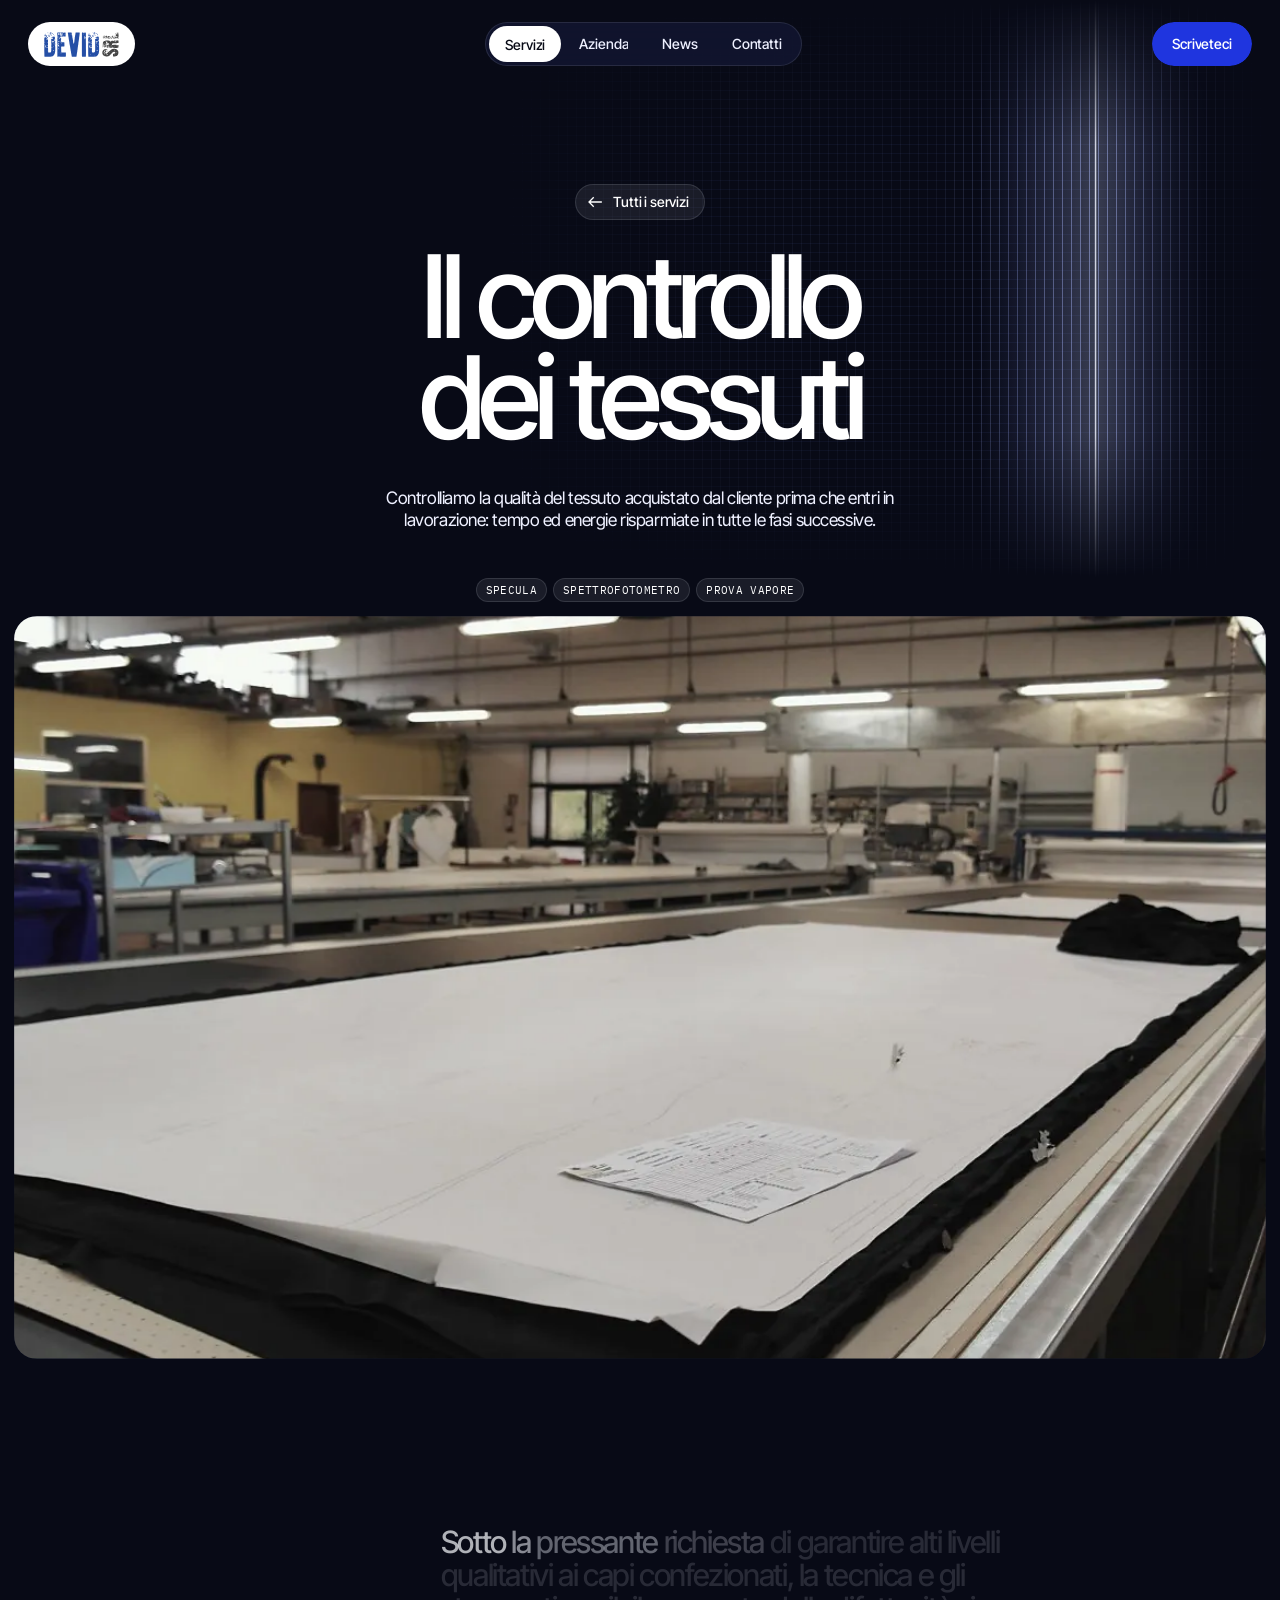
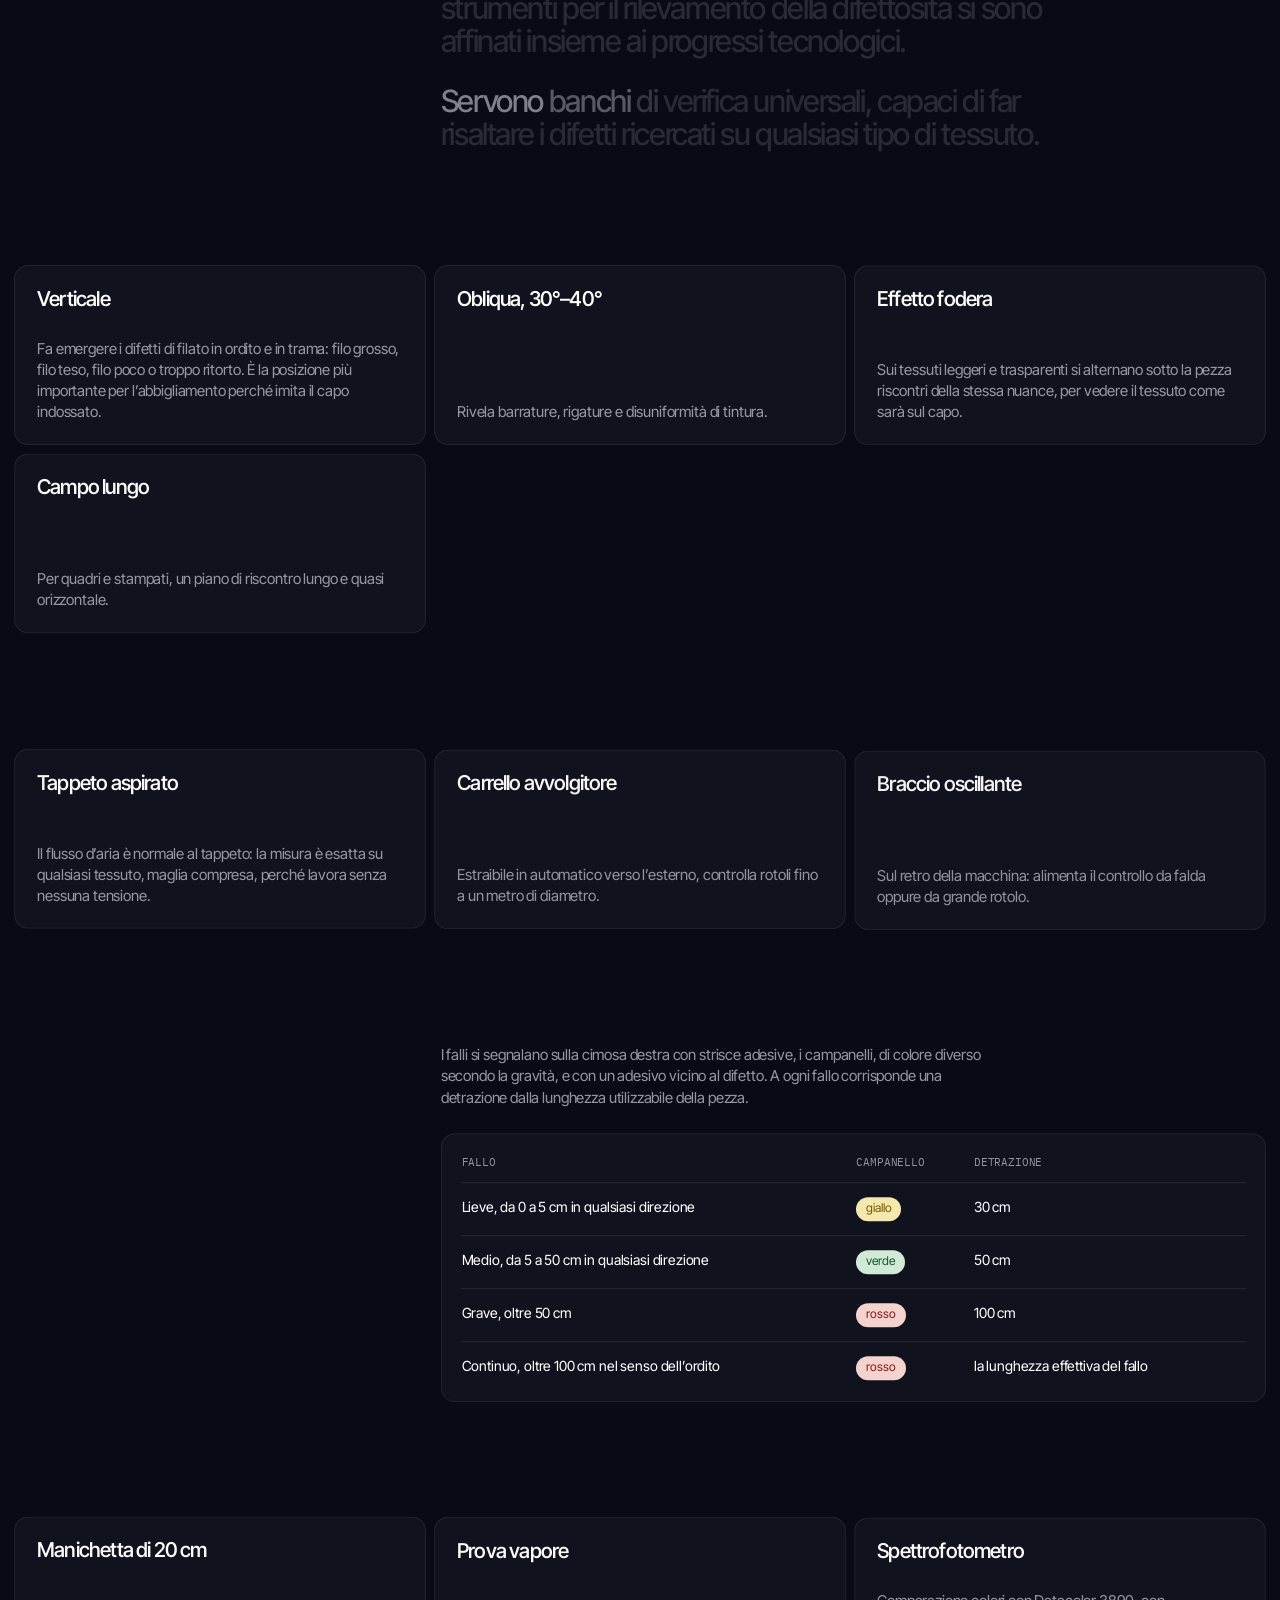
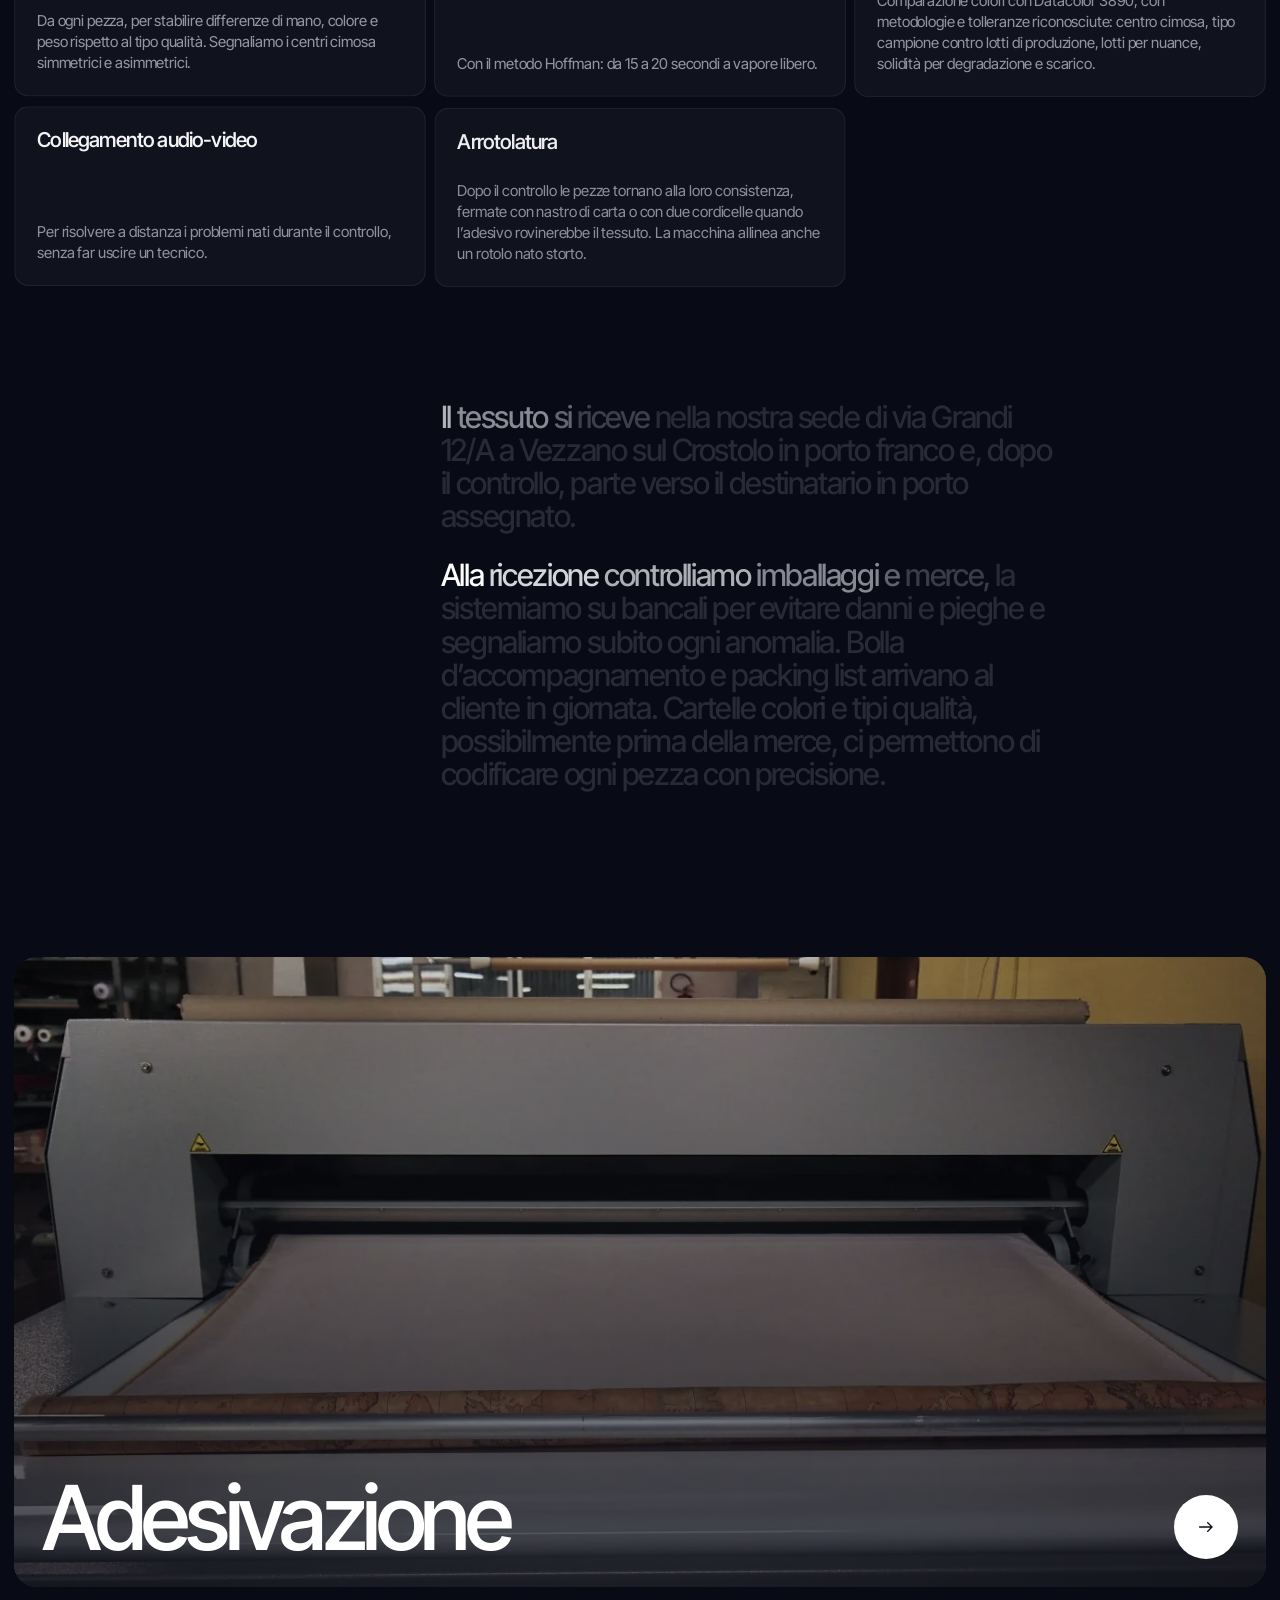
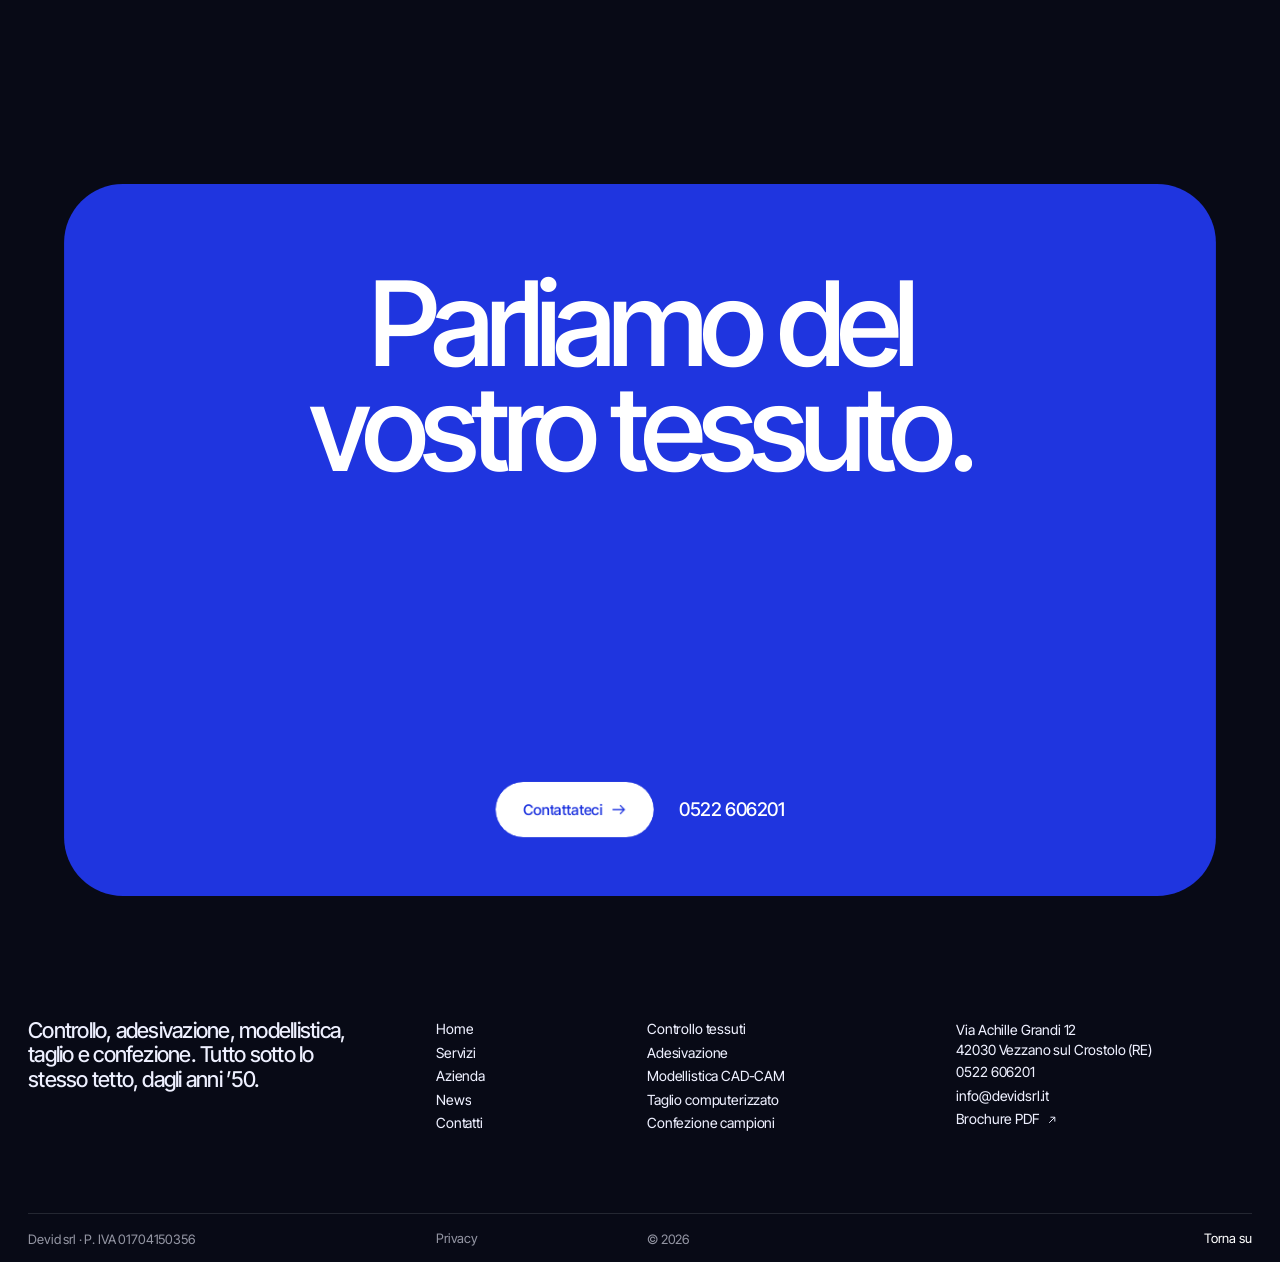
<file: servizi/controllo-tessuti/index.html>
<!doctype html>
<html lang="it">
<head>
<meta charset="utf-8">
<meta name="viewport" content="width=device-width, initial-scale=1, viewport-fit=cover">
<title>Controllo tessuti, Devid srl</title>
<meta name="description" content="Ogni pezza verificata alla specula, misurata senza tensione e segnalata fallo per fallo.">
<link rel="canonical" href="https://www.devidsrl.it/servizi/controllo-tessuti/">
<meta property="og:type" content="website">
<meta property="og:locale" content="it_IT">
<meta property="og:title" content="Controllo tessuti, Devid srl">
<meta property="og:description" content="Ogni pezza verificata alla specula, misurata senza tensione e segnalata fallo per fallo.">
<meta property="og:url" content="https://www.devidsrl.it/servizi/controllo-tessuti/">
<meta property="og:image" content="https://www.devidsrl.it/assets/img/condivisione.jpg">
<meta name="twitter:card" content="summary_large_image">
<meta name="theme-color" content="#eceef5">
<link rel="icon" href="../../favicon.ico" sizes="32x32">
<link rel="icon" href="../../assets/icona-192.png" type="image/png" sizes="192x192">
<link rel="apple-touch-icon" href="../../apple-touch-icon.png">
<link rel="preload" href="../../assets/fonts/inter-tight-latin-wght-normal.woff2" as="font" type="font/woff2" crossorigin>
<link rel="stylesheet" href="../../assets/css/sito.css">
<script>(function(h){h.classList.add('js');try{if(sessionStorage.getItem('devid-tenda'))h.classList.add('arrivo');if(sessionStorage.getItem('devid-visto'))h.classList.add('visto-carica')}catch(e){}setTimeout(function(){if(!window.devidPronto)h.classList.remove('js','arrivo')},4000)})(document.documentElement)</script>
</head>
<body class="pagina-interna tema-notte">
<a class="salta" href="#contenuto">Vai al contenuto</a>
<div class="tenda" aria-hidden="true"><div class="tenda-pannello"><p class="tenda-titolo"></p></div></div>
<header class="testata" data-testata>
  <a class="marchio" href="../../" aria-label="Devid srl, pagina iniziale" data-tenda="Devid srl"><img src="../../assets/logo-devid.svg" alt="Devid srl" width="98" height="33"></a>
  <nav class="menu" aria-label="Principale">
    <a class="menu-voce" href="../../servizi/" aria-current="page" data-tenda="Servizi"><span data-gira>Servizi</span></a><a class="menu-voce" href="../../azienda/"  data-tenda="Azienda"><span data-gira>Azienda</span></a><a class="menu-voce" href="../../news/"  data-tenda="News"><span data-gira>News</span></a><a class="menu-voce" href="../../contatti/"  data-tenda="Contatti"><span data-gira>Contatti</span></a>
  </nav>
  <div class="testata-destra">
    <a class="bottone bottone-blu" href="../../contatti/" data-tenda="Contatti" data-magnete><span class="bottone-fondo"></span><span class="bottone-testo"><span data-gira>Scriveteci</span></span></a>
    <button class="bottone bottone-chiaro apri-menu" type="button" aria-expanded="false" aria-controls="menu-telefono" aria-label="Apri il menu"><span class="bottone-fondo"></span><span class="bottone-testo"><span class="hamburger"><i></i><i></i></span></span></button>
  </div>
</header>
<div class="menu-telefono" id="menu-telefono" hidden>
  <div class="menu-telefono-carta">
    <nav aria-label="Menu">
      <a href="../../" data-tenda="Devid srl"><span>Home</span></a>
      <a href="../../servizi/" data-tenda="Servizi"><span>Servizi</span></a><a href="../../azienda/" data-tenda="Azienda"><span>Azienda</span></a><a href="../../news/" data-tenda="News"><span>News</span></a><a href="../../contatti/" data-tenda="Contatti"><span>Contatti</span></a>
    </nav>
    <div class="menu-telefono-piede">
      <a href="tel:+390522606201">0522 606201</a>
      <a href="mailto:info@devidsrl.it">info@devidsrl.it</a>
    </div>
  </div>
</div>
<main id="contenuto">
  <section class="apertura apertura-con-arte">
    <canvas class="apertura-arte" data-arte-sola="controllo" aria-hidden="true"></canvas>
    <div class="apertura-sopra">
      <a class="indietro" href="../../servizi/" data-tenda="Tutti i servizi" data-indietro><svg class="g g-dx" viewBox="0 0 18 14" aria-hidden="true"><path d="M1 7h15M10.5 1.5 16 7l-5.5 5.5" fill="none" stroke="currentColor" stroke-width="1.5"/></svg><span data-gira>Tutti i servizi</span></a>
      
    </div>
    <h1 class="apertura-titolo"><span class="riga"><span class="riga-dentro">Il controllo</span></span><span class="riga"><span class="riga-dentro">dei tessuti</span></span></h1>
    <p class="apertura-testo" data-righe>Controlliamo la qualità del tessuto acquistato dal cliente prima che entri in lavorazione: tempo ed energie risparmiate in tutte le fasi successive.</p>
  </section>
  <ul class="apertura-tag"><li>Specula</li><li>Spettrofotometro</li><li>Prova vapore</li></ul>
  <figure class="foto-grande" data-foto-grande><div class="foto-grande-dentro"><img src="../../assets/img/stesura-800.webp" srcset="../../assets/img/stesura-800.webp 800w, ../../assets/img/stesura-1400.webp 1400w" sizes="100vw" alt="Un tavolo di stesura con il tessuto disteso nel reparto di Devid" loading="eager" decoding="async"></div></figure>
  <div class="blocchi"><section class="blocco">
      <h2 class="nascosto">Perché</h2>
      <div class="blocco-corpo"><p class="testo-grande" data-accende>Sotto la pressante richiesta di garantire alti livelli qualitativi ai capi confezionati, la tecnica e gli strumenti per il rilevamento della difettosità si sono affinati insieme ai progressi tecnologici.</p><p class="testo-grande" data-accende>Servono banchi di verifica universali, capaci di far risaltare i difetti ricercati su qualsiasi tipo di tessuto.</p></div>
    </section><section class="blocco">
      <h2 class="nascosto">Quattro posizioni di lettura</h2>
      <dl class="schede"><div class="scheda" data-scheda><dt>Verticale</dt><dd>Fa emergere i difetti di filato in ordito e in trama: filo grosso, filo teso, filo poco o troppo ritorto. È la posizione più importante per l’abbigliamento perché imita il capo indossato.</dd></div><div class="scheda" data-scheda><dt>Obliqua, 30°–40°</dt><dd>Rivela barrature, rigature e disuniformità di tintura.</dd></div><div class="scheda" data-scheda><dt>Effetto fodera</dt><dd>Sui tessuti leggeri e trasparenti si alternano sotto la pezza riscontri della stessa nuance, per vedere il tessuto come sarà sul capo.</dd></div><div class="scheda" data-scheda><dt>Campo lungo</dt><dd>Per quadri e stampati, un piano di riscontro lungo e quasi orizzontale.</dd></div></dl>
    </section><section class="blocco">
      <h2 class="nascosto">La macchina</h2>
      <dl class="schede"><div class="scheda" data-scheda><dt>Tappeto aspirato</dt><dd>Il flusso d’aria è normale al tappeto: la misura è esatta su qualsiasi tessuto, maglia compresa, perché lavora senza nessuna tensione.</dd></div><div class="scheda" data-scheda><dt>Carrello avvolgitore</dt><dd>Estraibile in automatico verso l’esterno, controlla rotoli fino a un metro di diametro.</dd></div><div class="scheda" data-scheda><dt>Braccio oscillante</dt><dd>Sul retro della macchina: alimenta il controllo da falda oppure da grande rotolo.</dd></div></dl>
    </section><section class="blocco">
      <h2 class="nascosto">I falli e le detrazioni</h2>
      <div class="blocco-corpo">
        <p class="testo" data-righe>I falli si segnalano sulla cimosa destra con strisce adesive, i campanelli, di colore diverso secondo la gravità, e con un adesivo vicino al difetto. A ogni fallo corrisponde una detrazione dalla lunghezza utilizzabile della pezza.</p>
        <div class="tabella-carta" data-scheda><div class="tabella-scorre"><table class="tabella">
          <thead><tr><th scope="col">Fallo</th><th scope="col">Campanello</th><th scope="col">Detrazione</th></tr></thead>
          <tbody><tr><td>Lieve, da 0 a 5 cm in qualsiasi direzione</td><td><span class="campanello campanello-giallo">giallo</span></td><td>30 cm</td></tr><tr><td>Medio, da 5 a 50 cm in qualsiasi direzione</td><td><span class="campanello campanello-verde">verde</span></td><td>50 cm</td></tr><tr><td>Grave, oltre 50 cm</td><td><span class="campanello campanello-rosso">rosso</span></td><td>100 cm</td></tr><tr><td>Continuo, oltre 100 cm nel senso dell’ordito</td><td><span class="campanello campanello-rosso">rosso</span></td><td>la lunghezza effettiva del fallo</td></tr></tbody>
        </table></div></div>
      </div>
    </section><section class="blocco">
      <h2 class="nascosto">Verifiche in più</h2>
      <dl class="schede"><div class="scheda" data-scheda><dt>Manichetta di 20 cm</dt><dd>Da ogni pezza, per stabilire differenze di mano, colore e peso rispetto al tipo qualità. Segnaliamo i centri cimosa simmetrici e asimmetrici.</dd></div><div class="scheda" data-scheda><dt>Prova vapore</dt><dd>Con il metodo Hoffman: da 15 a 20 secondi a vapore libero.</dd></div><div class="scheda" data-scheda><dt>Spettrofotometro</dt><dd>Comparazione colori con Datacolor 3890, con metodologie e tolleranze riconosciute: centro cimosa, tipo campione contro lotti di produzione, lotti per nuance, solidità per degradazione e scarico.</dd></div><div class="scheda" data-scheda><dt>Collegamento audio-video</dt><dd>Per risolvere a distanza i problemi nati durante il controllo, senza far uscire un tecnico.</dd></div><div class="scheda" data-scheda><dt>Arrotolatura</dt><dd>Dopo il controllo le pezze tornano alla loro consistenza, fermate con nastro di carta o con due cordicelle quando l’adesivo rovinerebbe il tessuto. La macchina allinea anche un rotolo nato storto.</dd></div></dl>
    </section><section class="blocco">
      <h2 class="nascosto">Ricezione e spedizione</h2>
      <div class="blocco-corpo"><p class="testo-grande" data-accende>Il tessuto si riceve nella nostra sede di via Grandi 12/A a Vezzano sul Crostolo in porto franco e, dopo il controllo, parte verso il destinatario in porto assegnato.</p><p class="testo-grande" data-accende>Alla ricezione controlliamo imballaggi e merce, la sistemiamo su bancali per evitare danni e pieghe e segnaliamo subito ogni anomalia. Bolla d’accompagnamento e packing list arrivano al cliente in giornata. Cartelle colori e tipi qualità, possibilmente prima della merce, ci permettono di codificare ogni pezza con precisione.</p></div>
    </section></div>
  <section class="prossimo">
    <a class="prossimo-carta" href="../../servizi/adesivazione-tessuto/" data-tenda="Adesivazione">
      <div class="prossimo-foto"><img src="../../assets/img/adesivazione-800.webp" srcset="../../assets/img/adesivazione-800.webp 800w, ../../assets/img/adesivazione-1400.webp 1400w" sizes="100vw" alt="" loading="lazy" decoding="async"></div>
      <div class="prossimo-testo">
        <p class="prossimo-nome">Adesivazione</p>
        <span class="prossimo-cerchio"><svg class="g g-dx" viewBox="0 0 18 14" aria-hidden="true"><path d="M1 7h15M10.5 1.5 16 7l-5.5 5.5" fill="none" stroke="currentColor" stroke-width="1.5"/></svg></span>
      </div>
    </a>
  </section>
</main>
<section class="chiamata" aria-labelledby="chiamata-t">
  <div class="chiamata-carta" data-carta>
    <h2 id="chiamata-t" class="chiamata-titolo" data-righe>Parliamo del<br>vostro tessuto.</h2>
    <div class="chiamata-azioni">
      <a class="bottone bottone-bianco bottone-grande" href="../../contatti/" data-tenda="Contatti" data-magnete><span class="bottone-fondo"></span><span class="bottone-testo"><span data-gira>Contattateci</span><svg class="g g-dx" viewBox="0 0 18 14" aria-hidden="true"><path d="M1 7h15M10.5 1.5 16 7l-5.5 5.5" fill="none" stroke="currentColor" stroke-width="1.5"/></svg></span></a>
      <a class="chiamata-tel" href="tel:+390522606201">0522 606201</a>
    </div>
    <canvas class="chiamata-trama" data-trama aria-hidden="true"></canvas>
  </div>
</section>
<footer class="piede">
  <div class="piede-colonne">
    <div class="piede-colonna piede-intro">
      <p class="piede-frase">Controllo, adesivazione, modellistica, taglio e confezione. Tutto sotto lo stesso tetto, dagli anni ’50.</p>
    </div>
    <div class="piede-colonna">
      <ul>
        <li><a href="../../" data-tenda="Devid srl"><span data-gira>Home</span></a></li>
        <li><a href="../../servizi/" data-tenda="Servizi"><span data-gira>Servizi</span></a></li><li><a href="../../azienda/" data-tenda="Azienda"><span data-gira>Azienda</span></a></li><li><a href="../../news/" data-tenda="News"><span data-gira>News</span></a></li><li><a href="../../contatti/" data-tenda="Contatti"><span data-gira>Contatti</span></a></li>
      </ul>
    </div>
    <div class="piede-colonna">
      <ul><li><a href="../../servizi/controllo-tessuti/" data-tenda="Controllo tessuti"><span data-gira>Controllo tessuti</span></a></li><li><a href="../../servizi/adesivazione-tessuto/" data-tenda="Adesivazione"><span data-gira>Adesivazione</span></a></li><li><a href="../../servizi/modellistica-cad-cam/" data-tenda="Modellistica CAD-CAM"><span data-gira>Modellistica CAD-CAM</span></a></li><li><a href="../../servizi/taglio-tessuti/" data-tenda="Taglio computerizzato"><span data-gira>Taglio computerizzato</span></a></li><li><a href="../../servizi/confezione-campioni/" data-tenda="Confezione campioni"><span data-gira>Confezione campioni</span></a></li></ul>
    </div>
    <div class="piede-colonna">
      <ul>
        <li><a href="https://www.google.com/maps/search/?api=1&query=Via+Achille+Grandi+12+42030+Vezzano+sul+Crostolo+RE" target="_blank" rel="noopener">Via Achille Grandi 12<br>42030 Vezzano sul Crostolo (RE)</a></li>
        <li><a href="tel:+390522606201"><span data-gira>0522 606201</span></a></li>
        <li><a href="mailto:info@devidsrl.it"><span data-gira>info@devidsrl.it</span></a></li>
        <li><a href="../../assets/devid-srl-brochure.pdf" target="_blank" rel="noopener"><span data-gira>Brochure PDF</span> <svg class="g g-freccia" viewBox="0 0 16 16" aria-hidden="true"><path d="M3.5 12.5 12.5 3.5M5.5 3.5h7v7" fill="none" stroke="currentColor" stroke-width="1.5"/></svg></a></li>
      </ul>
    </div>
  </div>
  <div class="piede-fondo">
    <p>Devid srl · P. IVA 01704150356</p>
    <p><a href="../../privacy/" data-tenda="Privacy"><span data-gira>Privacy</span></a></p>
    <p>© <span data-anno>2026</span></p>
    <button class="su" type="button" data-su><span data-gira>Torna su</span></button>
  </div>
</footer>
<div class="cursore" aria-hidden="true" data-cursore-bolla><span></span></div>
<script src="../../assets/js/gsap.min.js" defer></script>
<script src="../../assets/js/ScrollTrigger.min.js" defer></script>
<script src="../../assets/js/SplitText.min.js" defer></script>
<script src="../../assets/js/CustomEase.min.js" defer></script>
<script src="../../assets/js/lenis.min.js" defer></script>
<script src="../../assets/js/sito.js" defer></script>
</body>
</html>
</file>
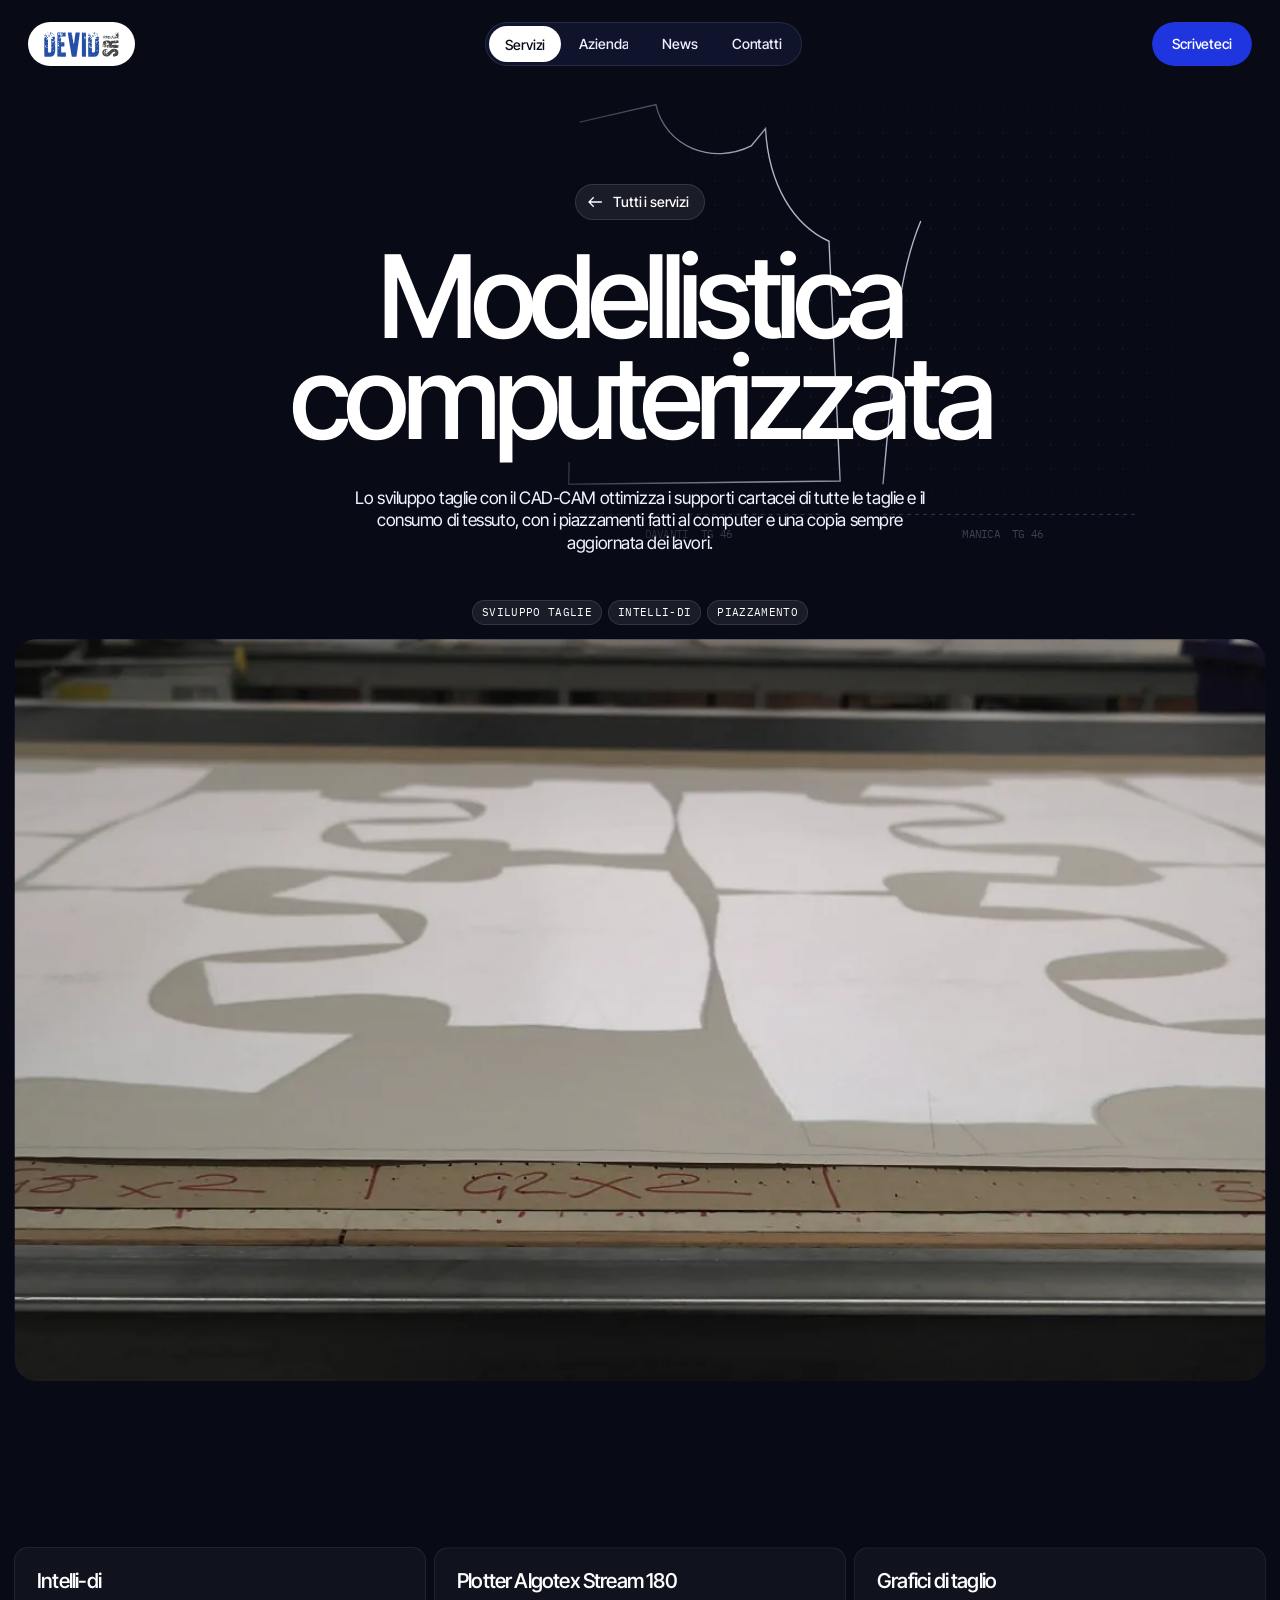
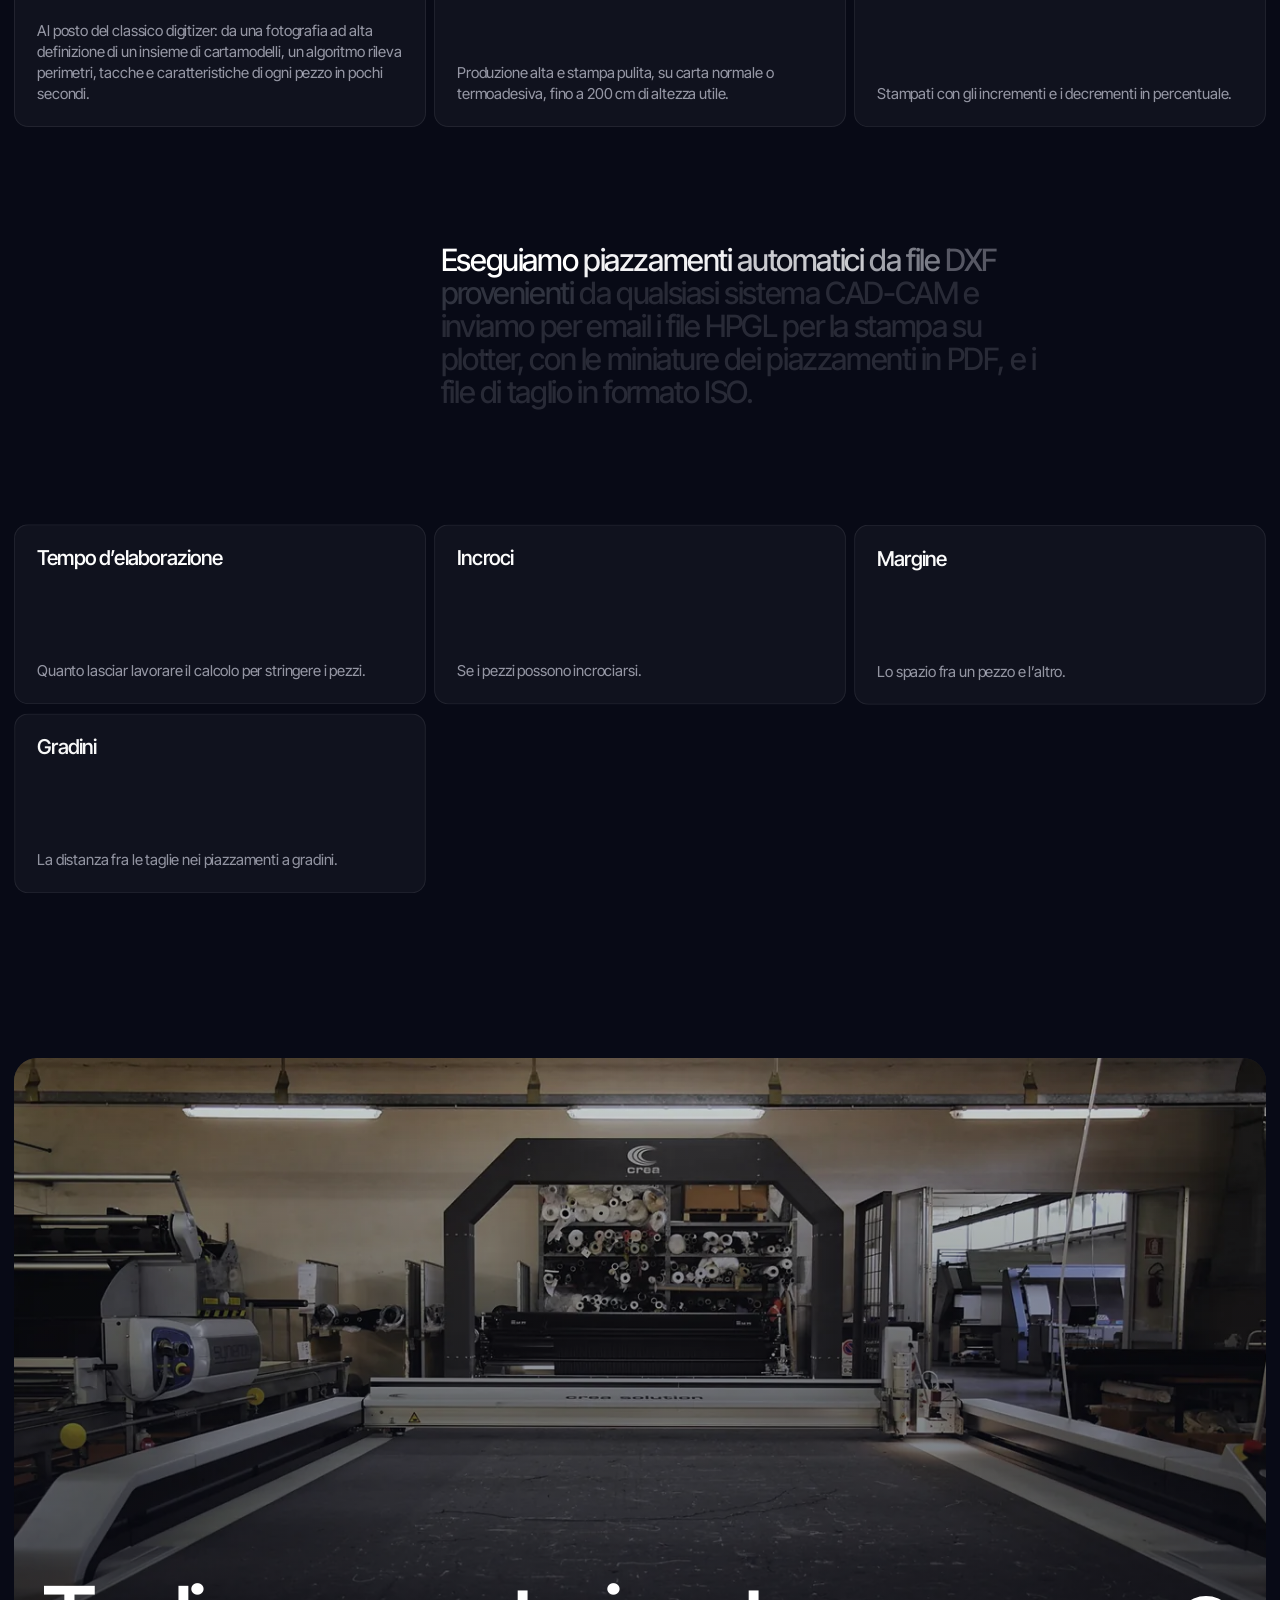
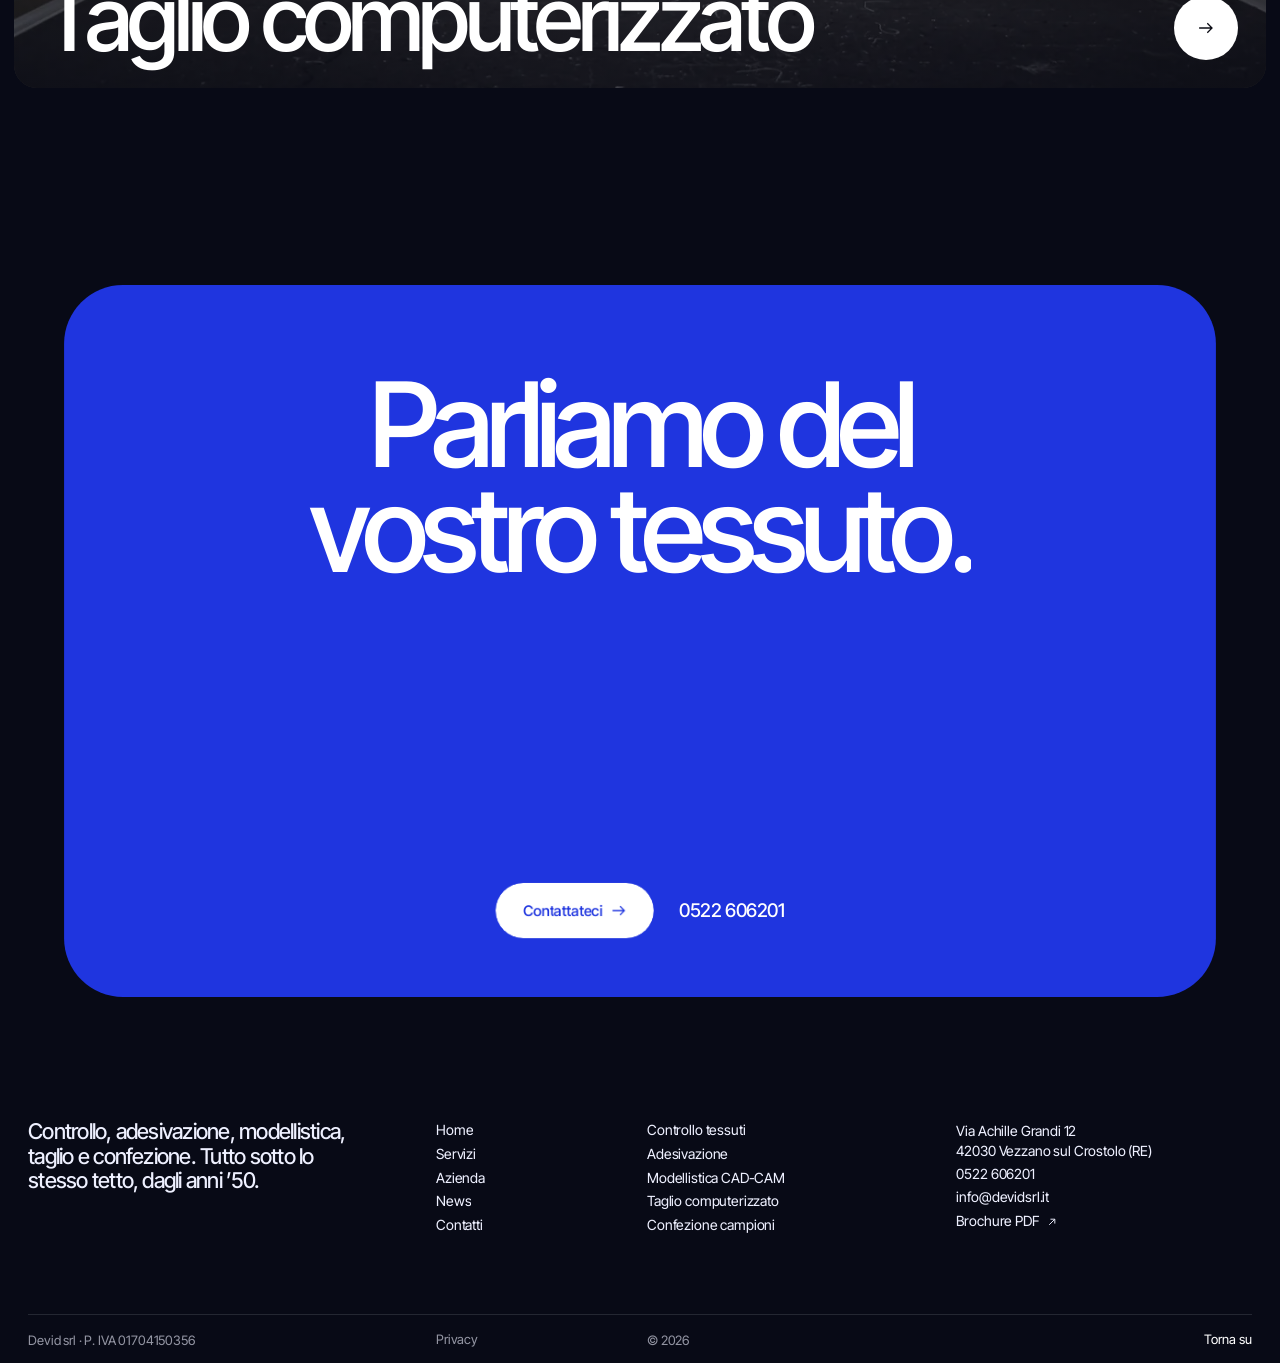
<file: servizi/modellistica-cad-cam/index.html>
<!doctype html>
<html lang="it">
<head>
<meta charset="utf-8">
<meta name="viewport" content="width=device-width, initial-scale=1, viewport-fit=cover">
<title>Modellistica CAD-CAM, Devid srl</title>
<meta name="description" content="Sviluppo taglie, digitalizzazione dei cartamodelli e piazzamento automatico.">
<link rel="canonical" href="https://www.devidsrl.it/servizi/modellistica-cad-cam/">
<meta property="og:type" content="website">
<meta property="og:locale" content="it_IT">
<meta property="og:title" content="Modellistica CAD-CAM, Devid srl">
<meta property="og:description" content="Sviluppo taglie, digitalizzazione dei cartamodelli e piazzamento automatico.">
<meta property="og:url" content="https://www.devidsrl.it/servizi/modellistica-cad-cam/">
<meta property="og:image" content="https://www.devidsrl.it/assets/img/condivisione.jpg">
<meta name="twitter:card" content="summary_large_image">
<meta name="theme-color" content="#eceef5">
<link rel="icon" href="../../favicon.ico" sizes="32x32">
<link rel="icon" href="../../assets/icona-192.png" type="image/png" sizes="192x192">
<link rel="apple-touch-icon" href="../../apple-touch-icon.png">
<link rel="preload" href="../../assets/fonts/inter-tight-latin-wght-normal.woff2" as="font" type="font/woff2" crossorigin>
<link rel="stylesheet" href="../../assets/css/sito.css">
<script>(function(h){h.classList.add('js');try{if(sessionStorage.getItem('devid-tenda'))h.classList.add('arrivo');if(sessionStorage.getItem('devid-visto'))h.classList.add('visto-carica')}catch(e){}setTimeout(function(){if(!window.devidPronto)h.classList.remove('js','arrivo')},4000)})(document.documentElement)</script>
</head>
<body class="pagina-interna tema-notte">
<a class="salta" href="#contenuto">Vai al contenuto</a>
<div class="tenda" aria-hidden="true"><div class="tenda-pannello"><p class="tenda-titolo"></p></div></div>
<header class="testata" data-testata>
  <a class="marchio" href="../../" aria-label="Devid srl, pagina iniziale" data-tenda="Devid srl"><img src="../../assets/logo-devid.svg" alt="Devid srl" width="98" height="33"></a>
  <nav class="menu" aria-label="Principale">
    <a class="menu-voce" href="../../servizi/" aria-current="page" data-tenda="Servizi"><span data-gira>Servizi</span></a><a class="menu-voce" href="../../azienda/"  data-tenda="Azienda"><span data-gira>Azienda</span></a><a class="menu-voce" href="../../news/"  data-tenda="News"><span data-gira>News</span></a><a class="menu-voce" href="../../contatti/"  data-tenda="Contatti"><span data-gira>Contatti</span></a>
  </nav>
  <div class="testata-destra">
    <a class="bottone bottone-blu" href="../../contatti/" data-tenda="Contatti" data-magnete><span class="bottone-fondo"></span><span class="bottone-testo"><span data-gira>Scriveteci</span></span></a>
    <button class="bottone bottone-chiaro apri-menu" type="button" aria-expanded="false" aria-controls="menu-telefono" aria-label="Apri il menu"><span class="bottone-fondo"></span><span class="bottone-testo"><span class="hamburger"><i></i><i></i></span></span></button>
  </div>
</header>
<div class="menu-telefono" id="menu-telefono" hidden>
  <div class="menu-telefono-carta">
    <nav aria-label="Menu">
      <a href="../../" data-tenda="Devid srl"><span>Home</span></a>
      <a href="../../servizi/" data-tenda="Servizi"><span>Servizi</span></a><a href="../../azienda/" data-tenda="Azienda"><span>Azienda</span></a><a href="../../news/" data-tenda="News"><span>News</span></a><a href="../../contatti/" data-tenda="Contatti"><span>Contatti</span></a>
    </nav>
    <div class="menu-telefono-piede">
      <a href="tel:+390522606201">0522 606201</a>
      <a href="mailto:info@devidsrl.it">info@devidsrl.it</a>
    </div>
  </div>
</div>
<main id="contenuto">
  <section class="apertura apertura-con-arte">
    <canvas class="apertura-arte" data-arte-sola="modellistica" aria-hidden="true"></canvas>
    <div class="apertura-sopra">
      <a class="indietro" href="../../servizi/" data-tenda="Tutti i servizi" data-indietro><svg class="g g-dx" viewBox="0 0 18 14" aria-hidden="true"><path d="M1 7h15M10.5 1.5 16 7l-5.5 5.5" fill="none" stroke="currentColor" stroke-width="1.5"/></svg><span data-gira>Tutti i servizi</span></a>
      
    </div>
    <h1 class="apertura-titolo"><span class="riga"><span class="riga-dentro">Modellistica</span></span><span class="riga"><span class="riga-dentro">computerizzata</span></span></h1>
    <p class="apertura-testo" data-righe>Lo sviluppo taglie con il CAD-CAM ottimizza i supporti cartacei di tutte le taglie e il consumo di tessuto, con i piazzamenti fatti al computer e una copia sempre aggiornata dei lavori.</p>
  </section>
  <ul class="apertura-tag"><li>Sviluppo taglie</li><li>Intelli-di</li><li>Piazzamento</li></ul>
  <figure class="foto-grande" data-foto-grande><div class="foto-grande-dentro"><img src="../../assets/img/sagome-800.webp" srcset="../../assets/img/sagome-800.webp 800w, ../../assets/img/sagome-1400.webp 1400w" sizes="100vw" alt="Sagome di un piazzamento stampate sul piano di lavoro" loading="eager" decoding="async"></div></figure>
  <div class="blocchi"><section class="blocco">
      <h2 class="nascosto">Digitalizzazione e stampa</h2>
      <dl class="schede"><div class="scheda" data-scheda><dt>Intelli-di</dt><dd>Al posto del classico digitizer: da una fotografia ad alta definizione di un insieme di cartamodelli, un algoritmo rileva perimetri, tacche e caratteristiche di ogni pezzo in pochi secondi.</dd></div><div class="scheda" data-scheda><dt>Plotter Algotex Stream 180</dt><dd>Produzione alta e stampa pulita, su carta normale o termoadesiva, fino a 200 cm di altezza utile.</dd></div><div class="scheda" data-scheda><dt>Grafici di taglio</dt><dd>Stampati con gli incrementi e i decrementi in percentuale.</dd></div></dl>
    </section><section class="blocco">
      <h2 class="nascosto">Piazzamento automatico</h2>
      <div class="blocco-corpo"><p class="testo-grande" data-accende>Eseguiamo piazzamenti automatici da file DXF provenienti da qualsiasi sistema CAD-CAM e inviamo per email i file HPGL per la stampa su plotter, con le miniature dei piazzamenti in PDF, e i file di taglio in formato ISO.</p></div>
    </section><section class="blocco">
      <h2 class="nascosto">Le variabili del piazzato</h2>
      <dl class="schede"><div class="scheda" data-scheda><dt>Tempo d’elaborazione</dt><dd>Quanto lasciar lavorare il calcolo per stringere i pezzi.</dd></div><div class="scheda" data-scheda><dt>Incroci</dt><dd>Se i pezzi possono incrociarsi.</dd></div><div class="scheda" data-scheda><dt>Margine</dt><dd>Lo spazio fra un pezzo e l’altro.</dd></div><div class="scheda" data-scheda><dt>Gradini</dt><dd>La distanza fra le taglie nei piazzamenti a gradini.</dd></div></dl>
    </section></div>
  <section class="prossimo">
    <a class="prossimo-carta" href="../../servizi/taglio-tessuti/" data-tenda="Taglio computerizzato">
      <div class="prossimo-foto"><img src="../../assets/img/zund-sala-800.webp" srcset="../../assets/img/zund-sala-800.webp 800w, ../../assets/img/zund-sala-1400.webp 1400w, ../../assets/img/zund-sala-2400.webp 2400w" sizes="100vw" alt="" loading="lazy" decoding="async"></div>
      <div class="prossimo-testo">
        <p class="prossimo-nome">Taglio computerizzato</p>
        <span class="prossimo-cerchio"><svg class="g g-dx" viewBox="0 0 18 14" aria-hidden="true"><path d="M1 7h15M10.5 1.5 16 7l-5.5 5.5" fill="none" stroke="currentColor" stroke-width="1.5"/></svg></span>
      </div>
    </a>
  </section>
</main>
<section class="chiamata" aria-labelledby="chiamata-t">
  <div class="chiamata-carta" data-carta>
    <h2 id="chiamata-t" class="chiamata-titolo" data-righe>Parliamo del<br>vostro tessuto.</h2>
    <div class="chiamata-azioni">
      <a class="bottone bottone-bianco bottone-grande" href="../../contatti/" data-tenda="Contatti" data-magnete><span class="bottone-fondo"></span><span class="bottone-testo"><span data-gira>Contattateci</span><svg class="g g-dx" viewBox="0 0 18 14" aria-hidden="true"><path d="M1 7h15M10.5 1.5 16 7l-5.5 5.5" fill="none" stroke="currentColor" stroke-width="1.5"/></svg></span></a>
      <a class="chiamata-tel" href="tel:+390522606201">0522 606201</a>
    </div>
    <canvas class="chiamata-trama" data-trama aria-hidden="true"></canvas>
  </div>
</section>
<footer class="piede">
  <div class="piede-colonne">
    <div class="piede-colonna piede-intro">
      <p class="piede-frase">Controllo, adesivazione, modellistica, taglio e confezione. Tutto sotto lo stesso tetto, dagli anni ’50.</p>
    </div>
    <div class="piede-colonna">
      <ul>
        <li><a href="../../" data-tenda="Devid srl"><span data-gira>Home</span></a></li>
        <li><a href="../../servizi/" data-tenda="Servizi"><span data-gira>Servizi</span></a></li><li><a href="../../azienda/" data-tenda="Azienda"><span data-gira>Azienda</span></a></li><li><a href="../../news/" data-tenda="News"><span data-gira>News</span></a></li><li><a href="../../contatti/" data-tenda="Contatti"><span data-gira>Contatti</span></a></li>
      </ul>
    </div>
    <div class="piede-colonna">
      <ul><li><a href="../../servizi/controllo-tessuti/" data-tenda="Controllo tessuti"><span data-gira>Controllo tessuti</span></a></li><li><a href="../../servizi/adesivazione-tessuto/" data-tenda="Adesivazione"><span data-gira>Adesivazione</span></a></li><li><a href="../../servizi/modellistica-cad-cam/" data-tenda="Modellistica CAD-CAM"><span data-gira>Modellistica CAD-CAM</span></a></li><li><a href="../../servizi/taglio-tessuti/" data-tenda="Taglio computerizzato"><span data-gira>Taglio computerizzato</span></a></li><li><a href="../../servizi/confezione-campioni/" data-tenda="Confezione campioni"><span data-gira>Confezione campioni</span></a></li></ul>
    </div>
    <div class="piede-colonna">
      <ul>
        <li><a href="https://www.google.com/maps/search/?api=1&query=Via+Achille+Grandi+12+42030+Vezzano+sul+Crostolo+RE" target="_blank" rel="noopener">Via Achille Grandi 12<br>42030 Vezzano sul Crostolo (RE)</a></li>
        <li><a href="tel:+390522606201"><span data-gira>0522 606201</span></a></li>
        <li><a href="mailto:info@devidsrl.it"><span data-gira>info@devidsrl.it</span></a></li>
        <li><a href="../../assets/devid-srl-brochure.pdf" target="_blank" rel="noopener"><span data-gira>Brochure PDF</span> <svg class="g g-freccia" viewBox="0 0 16 16" aria-hidden="true"><path d="M3.5 12.5 12.5 3.5M5.5 3.5h7v7" fill="none" stroke="currentColor" stroke-width="1.5"/></svg></a></li>
      </ul>
    </div>
  </div>
  <div class="piede-fondo">
    <p>Devid srl · P. IVA 01704150356</p>
    <p><a href="../../privacy/" data-tenda="Privacy"><span data-gira>Privacy</span></a></p>
    <p>© <span data-anno>2026</span></p>
    <button class="su" type="button" data-su><span data-gira>Torna su</span></button>
  </div>
</footer>
<div class="cursore" aria-hidden="true" data-cursore-bolla><span></span></div>
<script src="../../assets/js/gsap.min.js" defer></script>
<script src="../../assets/js/ScrollTrigger.min.js" defer></script>
<script src="../../assets/js/SplitText.min.js" defer></script>
<script src="../../assets/js/CustomEase.min.js" defer></script>
<script src="../../assets/js/lenis.min.js" defer></script>
<script src="../../assets/js/sito.js" defer></script>
</body>
</html>
</file>
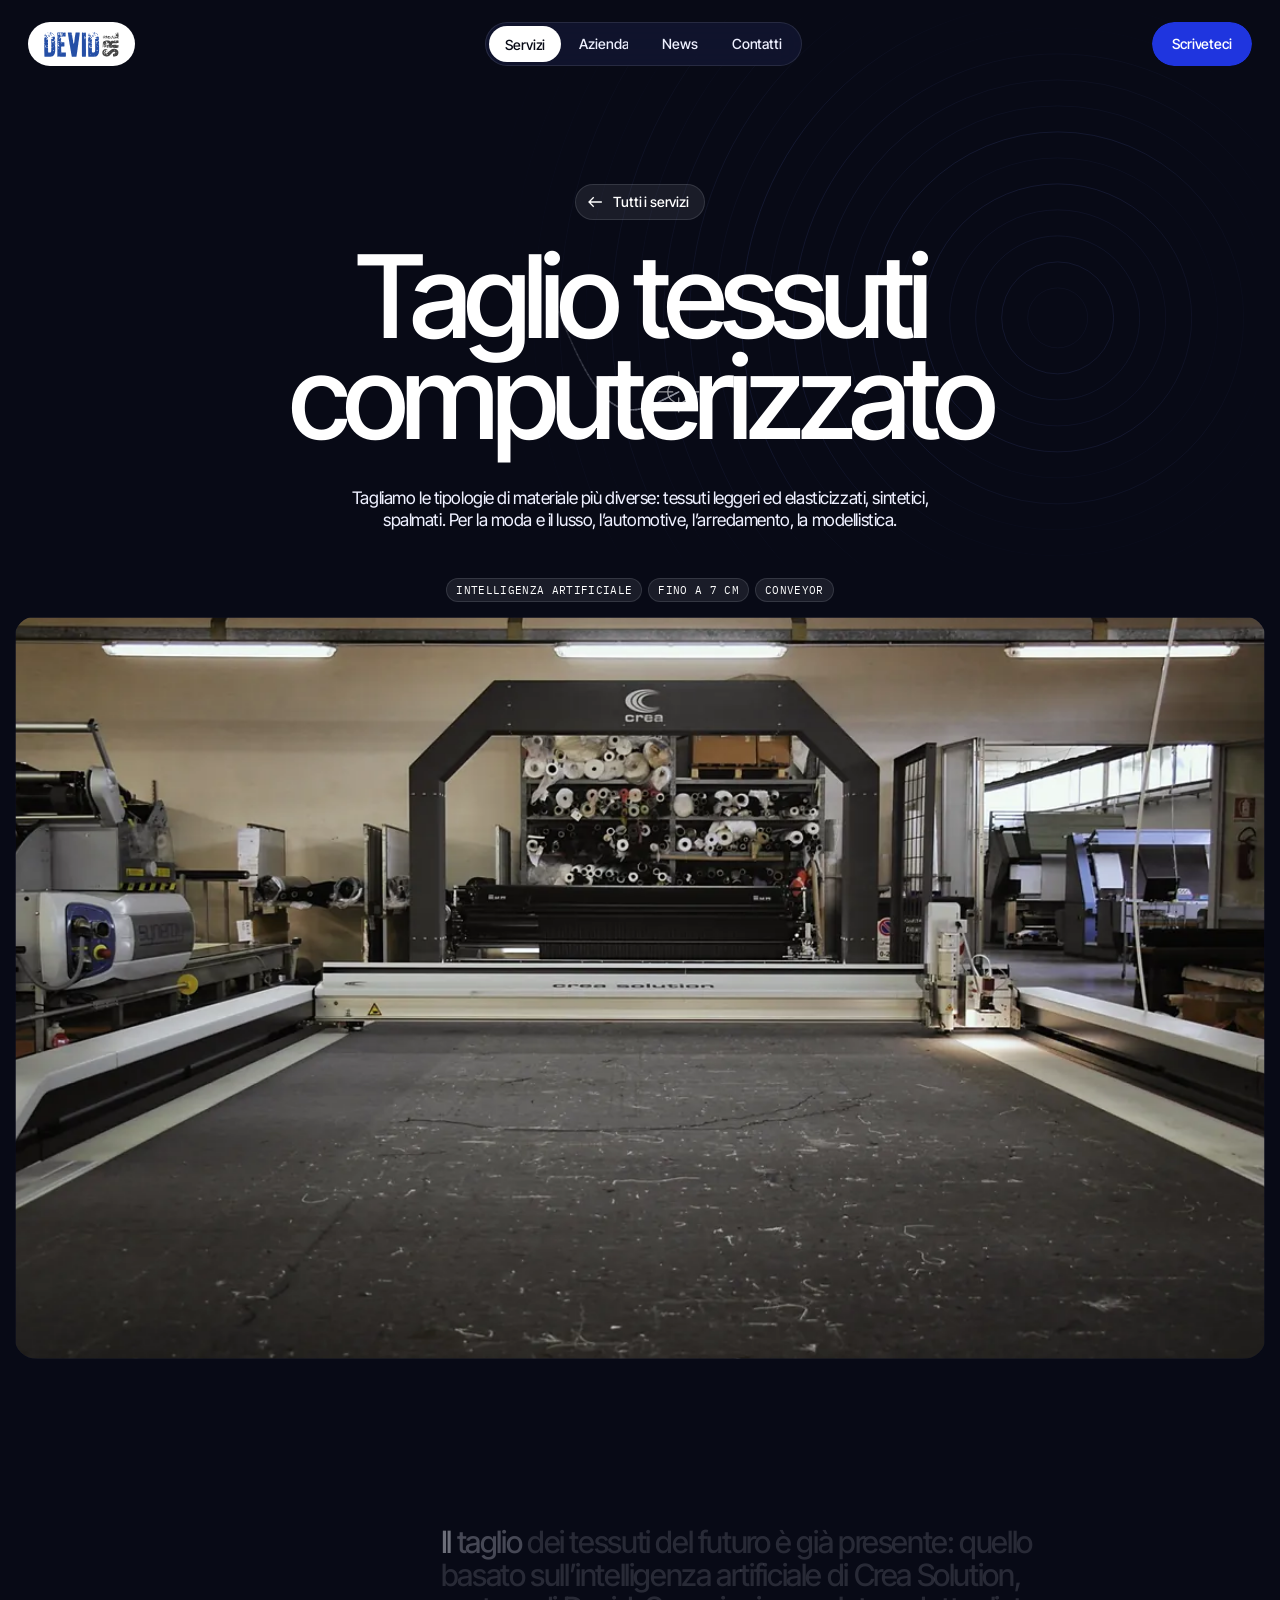
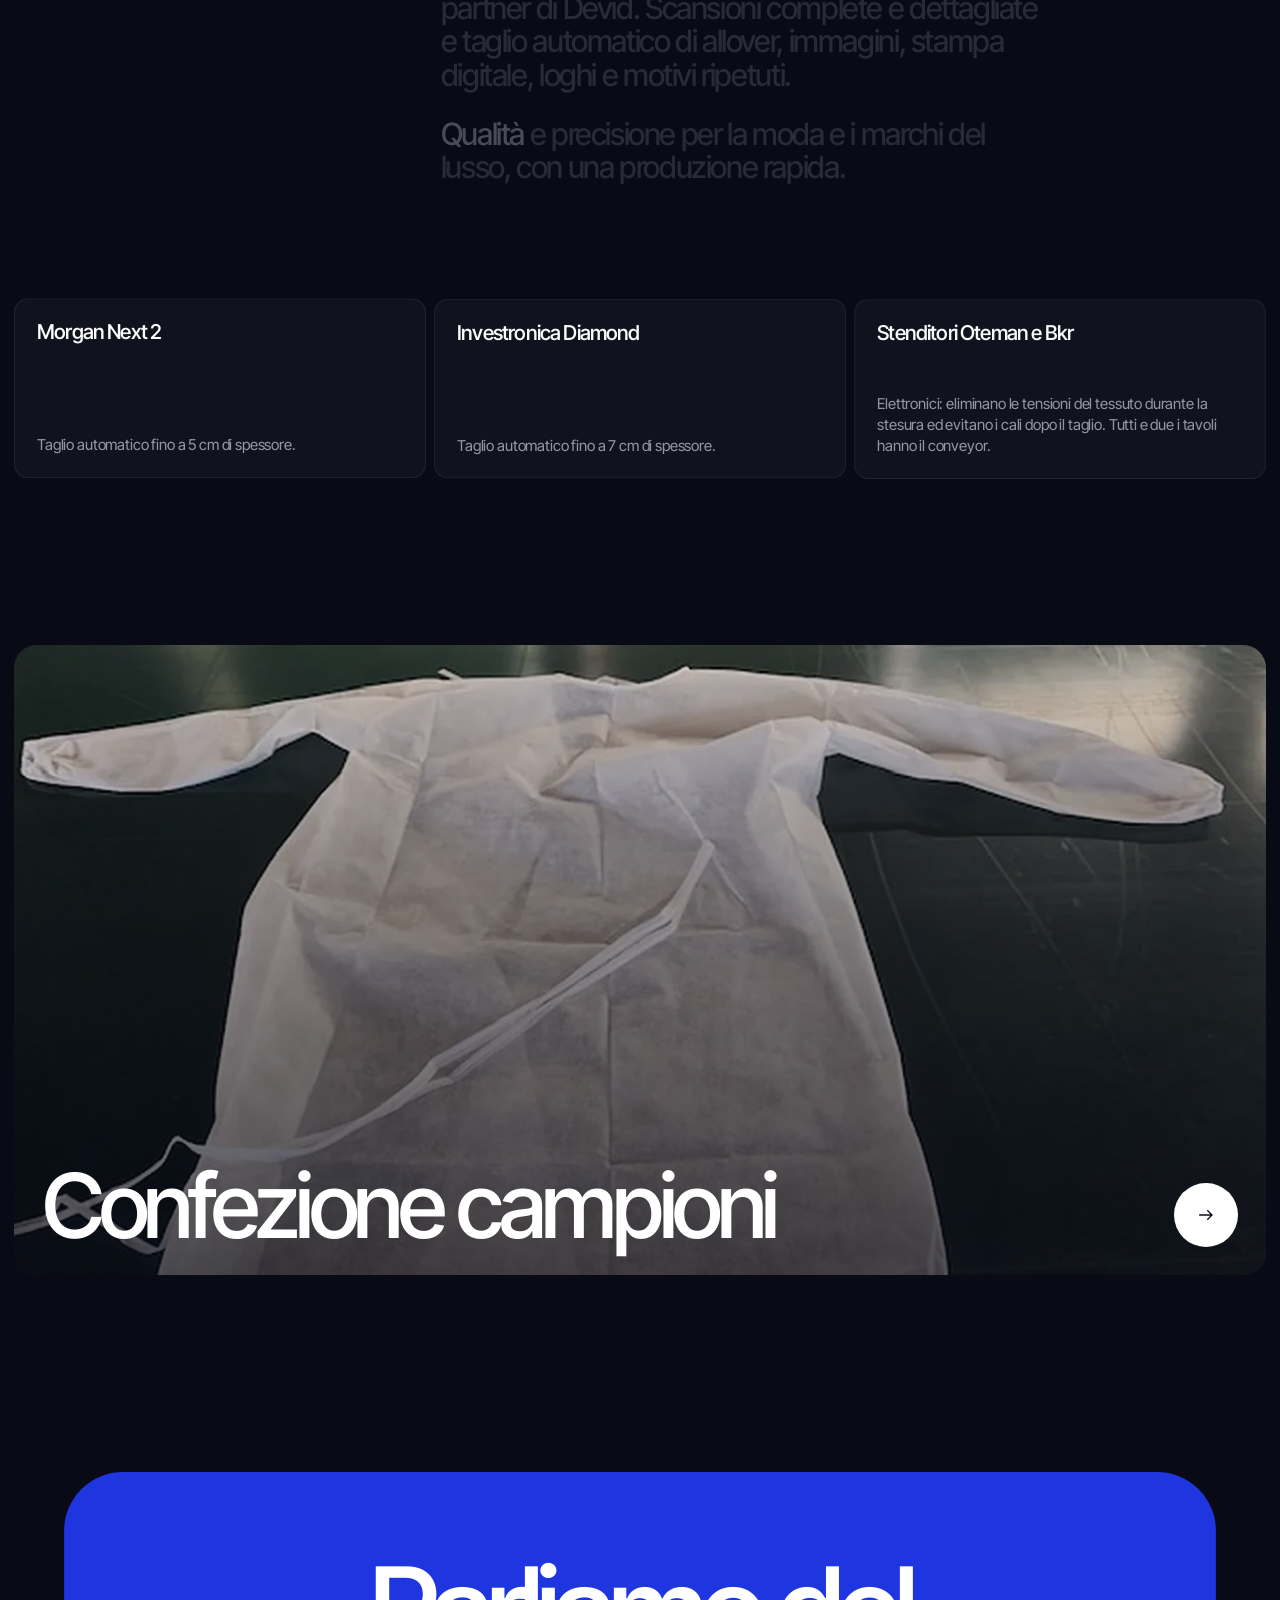
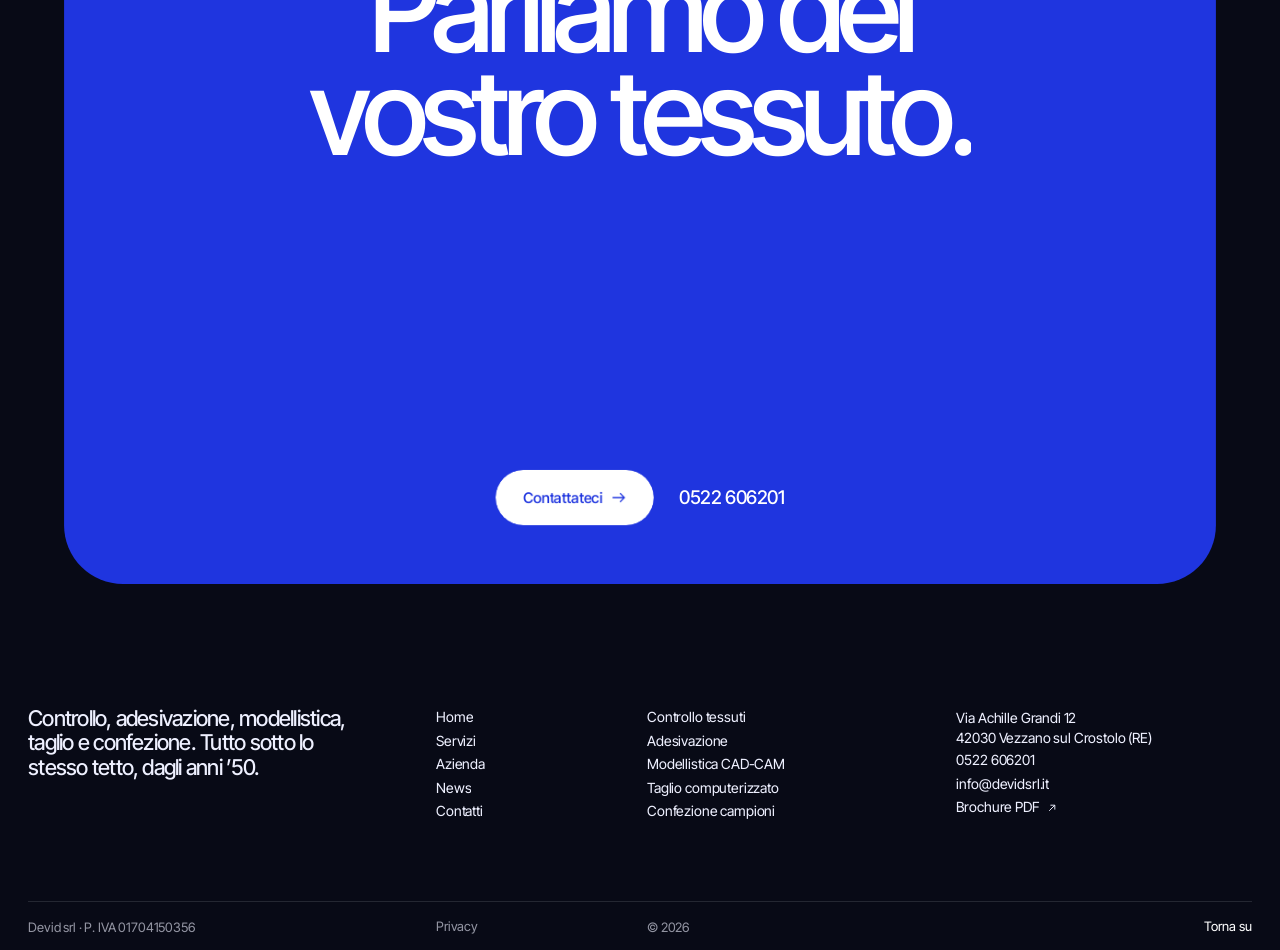
<file: servizi/taglio-tessuti/index.html>
<!doctype html>
<html lang="it">
<head>
<meta charset="utf-8">
<meta name="viewport" content="width=device-width, initial-scale=1, viewport-fit=cover">
<title>Taglio computerizzato, Devid srl</title>
<meta name="description" content="Dai tessuti leggeri agli spalmati, fino a 7 cm di materasso, anche con l’intelligenza artificiale.">
<link rel="canonical" href="https://www.devidsrl.it/servizi/taglio-tessuti/">
<meta property="og:type" content="website">
<meta property="og:locale" content="it_IT">
<meta property="og:title" content="Taglio computerizzato, Devid srl">
<meta property="og:description" content="Dai tessuti leggeri agli spalmati, fino a 7 cm di materasso, anche con l’intelligenza artificiale.">
<meta property="og:url" content="https://www.devidsrl.it/servizi/taglio-tessuti/">
<meta property="og:image" content="https://www.devidsrl.it/assets/img/condivisione.jpg">
<meta name="twitter:card" content="summary_large_image">
<meta name="theme-color" content="#eceef5">
<link rel="icon" href="../../favicon.ico" sizes="32x32">
<link rel="icon" href="../../assets/icona-192.png" type="image/png" sizes="192x192">
<link rel="apple-touch-icon" href="../../apple-touch-icon.png">
<link rel="preload" href="../../assets/fonts/inter-tight-latin-wght-normal.woff2" as="font" type="font/woff2" crossorigin>
<link rel="stylesheet" href="../../assets/css/sito.css">
<script>(function(h){h.classList.add('js');try{if(sessionStorage.getItem('devid-tenda'))h.classList.add('arrivo');if(sessionStorage.getItem('devid-visto'))h.classList.add('visto-carica')}catch(e){}setTimeout(function(){if(!window.devidPronto)h.classList.remove('js','arrivo')},4000)})(document.documentElement)</script>
</head>
<body class="pagina-interna tema-notte">
<a class="salta" href="#contenuto">Vai al contenuto</a>
<div class="tenda" aria-hidden="true"><div class="tenda-pannello"><p class="tenda-titolo"></p></div></div>
<header class="testata" data-testata>
  <a class="marchio" href="../../" aria-label="Devid srl, pagina iniziale" data-tenda="Devid srl"><img src="../../assets/logo-devid.svg" alt="Devid srl" width="98" height="33"></a>
  <nav class="menu" aria-label="Principale">
    <a class="menu-voce" href="../../servizi/" aria-current="page" data-tenda="Servizi"><span data-gira>Servizi</span></a><a class="menu-voce" href="../../azienda/"  data-tenda="Azienda"><span data-gira>Azienda</span></a><a class="menu-voce" href="../../news/"  data-tenda="News"><span data-gira>News</span></a><a class="menu-voce" href="../../contatti/"  data-tenda="Contatti"><span data-gira>Contatti</span></a>
  </nav>
  <div class="testata-destra">
    <a class="bottone bottone-blu" href="../../contatti/" data-tenda="Contatti" data-magnete><span class="bottone-fondo"></span><span class="bottone-testo"><span data-gira>Scriveteci</span></span></a>
    <button class="bottone bottone-chiaro apri-menu" type="button" aria-expanded="false" aria-controls="menu-telefono" aria-label="Apri il menu"><span class="bottone-fondo"></span><span class="bottone-testo"><span class="hamburger"><i></i><i></i></span></span></button>
  </div>
</header>
<div class="menu-telefono" id="menu-telefono" hidden>
  <div class="menu-telefono-carta">
    <nav aria-label="Menu">
      <a href="../../" data-tenda="Devid srl"><span>Home</span></a>
      <a href="../../servizi/" data-tenda="Servizi"><span>Servizi</span></a><a href="../../azienda/" data-tenda="Azienda"><span>Azienda</span></a><a href="../../news/" data-tenda="News"><span>News</span></a><a href="../../contatti/" data-tenda="Contatti"><span>Contatti</span></a>
    </nav>
    <div class="menu-telefono-piede">
      <a href="tel:+390522606201">0522 606201</a>
      <a href="mailto:info@devidsrl.it">info@devidsrl.it</a>
    </div>
  </div>
</div>
<main id="contenuto">
  <section class="apertura apertura-con-arte">
    <canvas class="apertura-arte" data-arte-sola="taglio" aria-hidden="true"></canvas>
    <div class="apertura-sopra">
      <a class="indietro" href="../../servizi/" data-tenda="Tutti i servizi" data-indietro><svg class="g g-dx" viewBox="0 0 18 14" aria-hidden="true"><path d="M1 7h15M10.5 1.5 16 7l-5.5 5.5" fill="none" stroke="currentColor" stroke-width="1.5"/></svg><span data-gira>Tutti i servizi</span></a>
      
    </div>
    <h1 class="apertura-titolo"><span class="riga"><span class="riga-dentro">Taglio tessuti</span></span><span class="riga"><span class="riga-dentro">computerizzato</span></span></h1>
    <p class="apertura-testo" data-righe>Tagliamo le tipologie di materiale più diverse: tessuti leggeri ed elasticizzati, sintetici, spalmati. Per la moda e il lusso, l’automotive, l’arredamento, la modellistica.</p>
  </section>
  <ul class="apertura-tag"><li>Intelligenza artificiale</li><li>Fino a 7 cm</li><li>Conveyor</li></ul>
  <figure class="foto-grande" data-foto-grande><div class="foto-grande-dentro"><img src="../../assets/img/zund-sala-800.webp" srcset="../../assets/img/zund-sala-800.webp 800w, ../../assets/img/zund-sala-1400.webp 1400w, ../../assets/img/zund-sala-2400.webp 2400w" sizes="100vw" alt="La sala taglio con il tavolo di taglio automatico e il portale di scansione" loading="eager" decoding="async"></div></figure>
  <div class="blocchi"><section class="blocco">
      <h2 class="nascosto">Con l’intelligenza artificiale</h2>
      <div class="blocco-corpo"><p class="testo-grande" data-accende>Il taglio dei tessuti del futuro è già presente: quello basato sull’intelligenza artificiale di Crea Solution, partner di Devid. Scansioni complete e dettagliate e taglio automatico di allover, immagini, stampa digitale, loghi e motivi ripetuti.</p><p class="testo-grande" data-accende>Qualità e precisione per la moda e i marchi del lusso, con una produzione rapida.</p></div>
    </section><section class="blocco">
      <h2 class="nascosto">Il parco macchine</h2>
      <dl class="schede"><div class="scheda" data-scheda><dt>Morgan Next 2</dt><dd>Taglio automatico fino a 5 cm di spessore.</dd></div><div class="scheda" data-scheda><dt>Investronica Diamond</dt><dd>Taglio automatico fino a 7 cm di spessore.</dd></div><div class="scheda" data-scheda><dt>Stenditori Oteman e Bkr</dt><dd>Elettronici: eliminano le tensioni del tessuto durante la stesura ed evitano i cali dopo il taglio. Tutti e due i tavoli hanno il conveyor.</dd></div></dl>
    </section></div>
  <section class="prossimo">
    <a class="prossimo-carta" href="../../servizi/confezione-campioni/" data-tenda="Confezione campioni">
      <div class="prossimo-foto"><img src="../../assets/img/camice-800.webp" srcset="../../assets/img/camice-800.webp 800w, ../../assets/img/camice-1400.webp 1400w" sizes="100vw" alt="" loading="lazy" decoding="async"></div>
      <div class="prossimo-testo">
        <p class="prossimo-nome">Confezione campioni</p>
        <span class="prossimo-cerchio"><svg class="g g-dx" viewBox="0 0 18 14" aria-hidden="true"><path d="M1 7h15M10.5 1.5 16 7l-5.5 5.5" fill="none" stroke="currentColor" stroke-width="1.5"/></svg></span>
      </div>
    </a>
  </section>
</main>
<section class="chiamata" aria-labelledby="chiamata-t">
  <div class="chiamata-carta" data-carta>
    <h2 id="chiamata-t" class="chiamata-titolo" data-righe>Parliamo del<br>vostro tessuto.</h2>
    <div class="chiamata-azioni">
      <a class="bottone bottone-bianco bottone-grande" href="../../contatti/" data-tenda="Contatti" data-magnete><span class="bottone-fondo"></span><span class="bottone-testo"><span data-gira>Contattateci</span><svg class="g g-dx" viewBox="0 0 18 14" aria-hidden="true"><path d="M1 7h15M10.5 1.5 16 7l-5.5 5.5" fill="none" stroke="currentColor" stroke-width="1.5"/></svg></span></a>
      <a class="chiamata-tel" href="tel:+390522606201">0522 606201</a>
    </div>
    <canvas class="chiamata-trama" data-trama aria-hidden="true"></canvas>
  </div>
</section>
<footer class="piede">
  <div class="piede-colonne">
    <div class="piede-colonna piede-intro">
      <p class="piede-frase">Controllo, adesivazione, modellistica, taglio e confezione. Tutto sotto lo stesso tetto, dagli anni ’50.</p>
    </div>
    <div class="piede-colonna">
      <ul>
        <li><a href="../../" data-tenda="Devid srl"><span data-gira>Home</span></a></li>
        <li><a href="../../servizi/" data-tenda="Servizi"><span data-gira>Servizi</span></a></li><li><a href="../../azienda/" data-tenda="Azienda"><span data-gira>Azienda</span></a></li><li><a href="../../news/" data-tenda="News"><span data-gira>News</span></a></li><li><a href="../../contatti/" data-tenda="Contatti"><span data-gira>Contatti</span></a></li>
      </ul>
    </div>
    <div class="piede-colonna">
      <ul><li><a href="../../servizi/controllo-tessuti/" data-tenda="Controllo tessuti"><span data-gira>Controllo tessuti</span></a></li><li><a href="../../servizi/adesivazione-tessuto/" data-tenda="Adesivazione"><span data-gira>Adesivazione</span></a></li><li><a href="../../servizi/modellistica-cad-cam/" data-tenda="Modellistica CAD-CAM"><span data-gira>Modellistica CAD-CAM</span></a></li><li><a href="../../servizi/taglio-tessuti/" data-tenda="Taglio computerizzato"><span data-gira>Taglio computerizzato</span></a></li><li><a href="../../servizi/confezione-campioni/" data-tenda="Confezione campioni"><span data-gira>Confezione campioni</span></a></li></ul>
    </div>
    <div class="piede-colonna">
      <ul>
        <li><a href="https://www.google.com/maps/search/?api=1&query=Via+Achille+Grandi+12+42030+Vezzano+sul+Crostolo+RE" target="_blank" rel="noopener">Via Achille Grandi 12<br>42030 Vezzano sul Crostolo (RE)</a></li>
        <li><a href="tel:+390522606201"><span data-gira>0522 606201</span></a></li>
        <li><a href="mailto:info@devidsrl.it"><span data-gira>info@devidsrl.it</span></a></li>
        <li><a href="../../assets/devid-srl-brochure.pdf" target="_blank" rel="noopener"><span data-gira>Brochure PDF</span> <svg class="g g-freccia" viewBox="0 0 16 16" aria-hidden="true"><path d="M3.5 12.5 12.5 3.5M5.5 3.5h7v7" fill="none" stroke="currentColor" stroke-width="1.5"/></svg></a></li>
      </ul>
    </div>
  </div>
  <div class="piede-fondo">
    <p>Devid srl · P. IVA 01704150356</p>
    <p><a href="../../privacy/" data-tenda="Privacy"><span data-gira>Privacy</span></a></p>
    <p>© <span data-anno>2026</span></p>
    <button class="su" type="button" data-su><span data-gira>Torna su</span></button>
  </div>
</footer>
<div class="cursore" aria-hidden="true" data-cursore-bolla><span></span></div>
<script src="../../assets/js/gsap.min.js" defer></script>
<script src="../../assets/js/ScrollTrigger.min.js" defer></script>
<script src="../../assets/js/SplitText.min.js" defer></script>
<script src="../../assets/js/CustomEase.min.js" defer></script>
<script src="../../assets/js/lenis.min.js" defer></script>
<script src="../../assets/js/sito.js" defer></script>
</body>
</html>
</file>
<file: assets/css/sito.css>
/* Devid srl: stile del sito */
@font-face { font-family: 'Inter Tight'; src: url('../fonts/inter-tight-latin-wght-normal.woff2') format('woff2'); font-weight: 100 900; font-style: normal; font-display: swap; }
@font-face { font-family: 'Plex Mono'; src: url('../fonts/ibm-plex-mono-latin-400-normal.woff2') format('woff2'); font-weight: 400; font-style: normal; font-display: swap; }

:root {
  --fondo: #eceef5;
  --carta: #ffffff;
  --inchiostro: #0b0c14;
  --grigio: #6a6e80;
  --grigio-2: #a4a8b8;
  --linea: rgba(11, 12, 20, .1);
  --blu: #1f35df;
  --blu-2: #3a4ff0;
  --notte: #080a16;
  --ghiaccio: #eef0ff;
  --ghiaccio-2: rgba(238, 240, 255, .6);
  --sans: 'Inter Tight', 'Helvetica Neue', Helvetica, Arial, sans-serif;
  --mono: 'Plex Mono', ui-monospace, 'SF Mono', Menlo, monospace;
  --m: clamp(12px, 1.1vw, 20px);
  --raggio: clamp(18px, 1.8vw, 32px);
  --raggio-p: clamp(12px, 1.1vw, 20px);
  --spazio: clamp(100px, 13vw, 210px);
  --uscita: cubic-bezier(.16, 1, .3, 1);
  --molla: cubic-bezier(.34, 1.5, .64, 1);
}

*, *::before, *::after { box-sizing: border-box; }
html { -webkit-text-size-adjust: 100%; text-size-adjust: 100%; }
html.lenis, html.lenis body { height: auto; }
.lenis.lenis-smooth { scroll-behavior: auto !important; }
.lenis.lenis-stopped { overflow: hidden; }
body {
  margin: 0; background: var(--fondo); color: var(--inchiostro);
  font-family: var(--sans); font-size: clamp(15px, 1.02vw, 17px); line-height: 1.4; font-weight: 420;
  letter-spacing: -.01em; -webkit-font-smoothing: antialiased; -moz-osx-font-smoothing: grayscale;
  overflow-x: clip;
}
img { display: block; max-width: 100%; }
a { color: inherit; text-decoration: none; }
button { font: inherit; color: inherit; background: none; border: 0; padding: 0; cursor: pointer; }
h1, h2, h3, p, ul, ol, dl, dd, figure { margin: 0; padding: 0; }
ul, ol { list-style: none; }
::selection { background: var(--blu); color: #fff; }
:focus-visible { outline: 2px solid var(--blu); outline-offset: 3px; border-radius: 6px; }
.salta { position: fixed; left: var(--m); top: -60px; z-index: 300; background: var(--inchiostro); color: #fff; padding: 10px 14px; border-radius: 10px; }
.salta:focus { top: 10px; }

.g { display: inline-block; flex: none; }
.g-freccia { width: 13px; height: 13px; }
.g-dx { width: 16px; height: 12px; }
.g-giu { width: 12px; height: 16px; }

.etichetta { font-family: var(--mono); font-size: 12px; letter-spacing: .02em; text-transform: uppercase; color: var(--grigio); line-height: 1.3; }
.etichetta-chiara { color: var(--ghiaccio-2); }
.riga { display: block; overflow: hidden; padding-bottom: .16em; margin-bottom: -.16em; }
.riga-dentro { display: block; }
.js .eroe-titolo .riga-dentro, .js .apertura-titolo .riga-dentro { transform: translateY(110%); }

/* testo che gira al passaggio */
[data-gira] { display: inline-block; position: relative; overflow: hidden; vertical-align: top; line-height: 1.25; }
[data-gira] .gira-a, [data-gira] .gira-b { display: block; transition: transform .7s var(--uscita); }
[data-gira] .gira-b { position: absolute; left: 0; top: 100%; }
@media (hover: hover) {
  a:hover > [data-gira] .gira-a, a:hover .bottone-testo [data-gira] .gira-a, button:hover [data-gira] .gira-a,
  a:hover > [data-gira] .gira-b, a:hover .bottone-testo [data-gira] .gira-b, button:hover [data-gira] .gira-b { transform: translateY(-100%); }
}

/* ---------- bottoni a pillola ---------- */
.bottone {
  position: relative; display: inline-flex; align-items: center; justify-content: center; height: 44px; padding: 0 20px;
  border-radius: 999px; font-size: 14px; font-weight: 520; letter-spacing: -.01em; isolation: isolate; overflow: hidden;
  will-change: transform; white-space: nowrap;
}
.bottone-grande { height: 60px; padding: 0 30px; font-size: 16px; }
.bottone-fondo { position: absolute; inset: 0; border-radius: inherit; z-index: -1; }
.bottone-fondo { overflow: hidden; }
.bottone-fondo::after { content: ''; position: absolute; left: var(--bx, 50%); top: var(--by, 50%); width: var(--bd, 300px); height: var(--bd, 300px); margin: calc(var(--bd, 300px) / -2) 0 0 calc(var(--bd, 300px) / -2); border-radius: 50%; transform: scale(0); transition: transform .6s var(--uscita); }
.bottone.dentro .bottone-fondo::after { transform: scale(1); }
.bottone-testo { display: inline-flex; align-items: center; gap: 10px; transition: color .45s var(--uscita); }
.bottone-blu { color: #fff; } .bottone-blu .bottone-fondo { background: var(--blu); } .bottone-blu .bottone-fondo::after { background: var(--inchiostro); }
.bottone-scuro { color: #fff; } .bottone-scuro .bottone-fondo { background: var(--inchiostro); } .bottone-scuro .bottone-fondo::after { background: var(--blu); }
.bottone-chiaro { color: var(--inchiostro); } .bottone-chiaro .bottone-fondo { background: #fff; } .bottone-chiaro .bottone-fondo::after { background: var(--blu); }
.bottone-bianco { color: var(--blu); } .bottone-bianco .bottone-fondo { background: #fff; } .bottone-bianco .bottone-fondo::after { background: var(--inchiostro); }
.bottone-linea { color: var(--inchiostro); box-shadow: inset 0 0 0 1px rgba(11, 12, 20, .22); } .bottone-linea .bottone-fondo::after { background: var(--inchiostro); }
@media (hover: hover) {
  .bottone-chiaro:hover, .bottone-bianco:hover, .bottone-linea:hover { color: #fff; }
  .bottone-chiaro:hover .hamburger i { background: #fff; }
}
.bottone .g-dx { transition: transform .6s var(--uscita); }
.bottone .bottone-testo .g { position: relative; }
.bottone-freccia { position: relative; display: inline-flex; overflow: hidden; }
.bottone-freccia .g + .g { position: absolute; left: 0; top: 0; transform: translate(-130%, 0); }
.bottone-freccia .g { transition: transform .55s var(--uscita); }
.bottone-freccia .g-freccia + .g-freccia { transform: translate(-130%, 130%); }
.bottone.dentro .bottone-freccia .g:first-child { transform: translate(130%, 0); }
.bottone.dentro .bottone-freccia .g-freccia:first-child { transform: translate(130%, -130%); }
.bottone.dentro .bottone-freccia .g + .g { transform: none; }
/* le lettere girano una dopo l'altra */
.lettere { display: inline-flex; white-space: pre; }
.lettera { display: inline-block; overflow: hidden; height: 1.25em; line-height: 1.25; vertical-align: top; }
.lettera i { display: block; font-style: normal; transition: transform .55s var(--uscita); transition-delay: calc(var(--i) * 16ms); }
.dentro .lettera i, .menu-voce.sotto .lettera i { transform: translateY(-100%); }

/* ---------- testata ---------- */
.testata { position: fixed; inset: 0 0 auto; z-index: 100; display: flex; align-items: center; justify-content: space-between; padding: calc(var(--m) + 8px) calc(var(--m) * 2) 0; pointer-events: none; transition: transform .8s var(--uscita); }
.testata > * { pointer-events: auto; }
.testata.nascosta { transform: translateY(-140%); }
.marchio { color: var(--inchiostro); display: inline-flex; align-items: center; gap: 10px; height: 44px; padding: 0 16px; border-radius: 999px; background: #fff; font-weight: 640; font-size: 15px; letter-spacing: .06em; box-shadow: 0 1px 0 rgba(11,12,20,.04); }
.marchio img { height: 25px; width: auto; transition: transform .6s var(--molla); }
@media (hover: hover) { .marchio:hover img { transform: scale(1.06) rotate(-2deg); } }
.menu { position: relative; display: flex; gap: 2px; padding: 4px; border-radius: 999px; background: rgba(255, 255, 255, .72); backdrop-filter: blur(14px); -webkit-backdrop-filter: blur(14px); }
.menu-voce { position: relative; z-index: 1; height: 36px; padding: 0 16px; display: inline-flex; align-items: center; border-radius: 999px; font-size: 14px; font-weight: 500; transition: color .35s var(--uscita); }
.menu-pillola { position: absolute; z-index: 0; left: 0; top: 4px; height: 36px; width: 0; border-radius: 999px; background: var(--inchiostro); opacity: 0; pointer-events: none; will-change: transform, width; }
.js .menu-voce[aria-current] { background: none; color: inherit; }
.menu .menu-voce.sotto { color: #fff; }
.menu-voce[aria-current] { background: var(--inchiostro); color: #fff; }
.testata-destra { display: flex; gap: 8px; }
.apri-menu { width: 44px; padding: 0; display: none; }
.hamburger { display: flex; flex-direction: column; gap: 5px; width: 16px; }
.hamburger i { display: block; height: 1.6px; background: var(--inchiostro); border-radius: 2px; transition: transform .5s var(--uscita), background .3s; }
.apri-menu[aria-expanded="true"] .hamburger i:first-child { transform: translateY(3.3px) rotate(45deg); }
.apri-menu[aria-expanded="true"] .hamburger i:last-child { transform: translateY(-3.3px) rotate(-45deg); }

.menu-telefono { position: fixed; inset: 0; z-index: 95; padding: 76px var(--m) var(--m); background: rgba(11, 12, 20, .25); }
.menu-telefono[hidden] { display: none; }
.menu-telefono-carta { background: #fff; border-radius: var(--raggio); padding: 18px 20px 22px; display: flex; flex-direction: column; gap: 28px; transform-origin: 100% 0; }
.menu-telefono nav { display: flex; flex-direction: column; }
.menu-telefono nav a { font-size: 40px; font-weight: 540; letter-spacing: -.04em; line-height: 1.12; overflow: hidden; }
.menu-telefono nav a span { display: block; }
.menu-telefono-piede { display: flex; flex-direction: column; gap: 4px; font-size: 15px; color: var(--grigio); }

/* ---------- tenda fra le pagine ---------- */
.tenda { position: fixed; inset: 0; z-index: 200; pointer-events: none; visibility: hidden; }
.tenda-pannello { position: absolute; inset: 0; background: var(--blu); display: flex; align-items: center; justify-content: center; border-radius: 0; }
.tenda-titolo { color: #fff; font-size: clamp(34px, 5vw, 80px); font-weight: 540; letter-spacing: -.045em; white-space: nowrap; }
.arrivo .tenda { visibility: visible; }

/* ---------- caricamento ---------- */
.carica { position: fixed; inset: 0; z-index: 250; background: var(--notte); color: #fff; display: none; }
.js .pagina-home .carica { display: block; }
.arrivo .carica, .visto-carica .carica { display: none !important; }
.carica-barra { position: absolute; left: 50%; top: 50%; width: min(220px, 40vw); height: 3px; transform: translate(-50%, -50%); background: rgba(255, 255, 255, .14); border-radius: 3px; overflow: hidden; }
.carica-barra i { position: absolute; inset: 0; background: #fff; transform-origin: 0 50%; transform: scaleX(0); border-radius: 3px; }
.carica-logo { position: absolute; left: 50%; top: calc(50% - 64px); width: min(196px, 44vw); height: auto; transform: translate(-50%, -50%); }

/* ---------- eroe col tessuto ---------- */
.eroe { position: relative; }
.eroe-palco { height: 100vh; height: 100lvh; padding: var(--m); }
.eroe-carta { position: relative; height: 100%; border-radius: var(--raggio); overflow: hidden; color: var(--ghiaccio); isolation: isolate;
  background: radial-gradient(120% 90% at 50% 18%, #1b2153 0%, #0d1030 42%, #080a16 100%); }
.senza-webgl .eroe-carta { background: #080a16 url('../img/hero-laser-blu-1400.webp') center 75% / cover; }
.eroe-tela { position: absolute; inset: 0; width: 100%; height: 100%; z-index: 2; opacity: 0; transition: opacity 1.2s var(--uscita); }
.tela-pronta .eroe-tela { opacity: 1; }
.eroe-velo { position: absolute; inset: 0; z-index: 3; pointer-events: none; background: linear-gradient(180deg, rgba(8,10,22,.55) 0%, rgba(8,10,22,0) 22%, rgba(8,10,22,0) 55%, rgba(8,10,22,.82) 100%); }
.eroe-dietro { position: absolute; inset: 0; z-index: 1; display: flex; flex-direction: column; align-items: center; justify-content: center; gap: 22px; text-align: center; padding: 0 var(--m); }
.eroe-dietro-titolo { font-size: clamp(42px, 7vw, 128px); font-weight: 520; letter-spacing: -.055em; line-height: .92; color: #fff; }
.eroe-sopra { position: absolute; inset: 0; z-index: 4; display: flex; flex-direction: column; justify-content: flex-end; padding: calc(var(--m) * 2.4) calc(var(--m) * 2) calc(var(--m) * 1.8); pointer-events: none; }
.eroe-sopra a { pointer-events: auto; }
.eroe-luogo { position: absolute; top: calc(76px + var(--m)); left: calc(var(--m) * 2); display: flex; flex-direction: column; gap: 2px; }
.eroe-titolo { font-size: clamp(46px, 7.6vw, 142px); font-weight: 520; letter-spacing: -.058em; line-height: .9; color: #fff; max-width: 11em; }
.eroe-basso { display: flex; justify-content: space-between; align-items: flex-end; gap: 24px; margin-top: clamp(22px, 2.6vw, 40px); }
.eroe-testo { max-width: 30em; color: var(--ghiaccio-2); font-size: clamp(14px, 1vw, 16px); }
.eroe-scorri { display: inline-flex; align-items: center; gap: 12px; font-family: var(--mono); font-size: 12px; text-transform: uppercase; letter-spacing: .04em; color: var(--ghiaccio-2); white-space: nowrap; }
.eroe-scorri-cerchio { width: 40px; height: 40px; border-radius: 50%; border: 1px solid rgba(238, 240, 255, .3); display: inline-flex; align-items: center; justify-content: center; color: #fff; overflow: hidden; }
.eroe-scorri-cerchio .g { animation: scendi 2.2s var(--uscita) infinite; }
@keyframes scendi { 0% { transform: translateY(-140%); } 40%, 60% { transform: translateY(0); } 100% { transform: translateY(140%); } }
.eroe-laser-dato { position: absolute; z-index: 4; top: calc(76px + var(--m)); right: calc(var(--m) * 2); display: flex; gap: 10px; font-variant-numeric: tabular-nums; opacity: 0; }

/* ---------- sezioni comuni ---------- */
.sezione-testa { display: flex; justify-content: space-between; align-items: flex-end; gap: 24px; padding: 0 calc(var(--m) * 2) clamp(28px, 3.4vw, 56px); }
.sezione-titolo { font-size: clamp(38px, 5vw, 92px); font-weight: 520; letter-spacing: -.055em; line-height: .94; }
.sezione-nota { max-width: 22em; color: var(--grigio); font-size: 14px; }

/* dichiarazione */
.dichiarazione { padding: var(--spazio) calc(var(--m) * 2); }
.dichiarazione > .etichetta { margin-bottom: 26px; }
.dichiarazione-testo { font-size: clamp(30px, 3.9vw, 74px); font-weight: 480; letter-spacing: -.048em; line-height: 1.02; max-width: 18em; }
.dichiarazione-testo em { font-style: normal; color: var(--blu); }
.dichiarazione-testo .parola { color: rgba(11, 12, 20, .14); transition: none; }
.dichiarazione-testo em .parola { color: rgba(31, 53, 223, .16); }
.dichiarazione-sotto { display: flex; gap: 10px; margin-top: clamp(32px, 4vw, 64px); flex-wrap: wrap; }

/* servizi: carte grandi */
.servizi { padding-bottom: var(--spazio); }
.servizi-griglia { display: grid; grid-template-columns: 1fr 1fr; gap: var(--m); padding: 0 var(--m); }
.servizio-carta { display: flex; flex-direction: column; gap: 16px; }
.carta-giu { margin-top: clamp(60px, 9vw, 160px); }
.servizi-griglia .servizio-carta:last-child:nth-child(odd) { grid-column: 1 / -1; width: calc(50% - var(--m) / 2); justify-self: center; margin-top: 0; }
.servizio-foto { position: relative; aspect-ratio: 4 / 3; border-radius: var(--raggio); overflow: hidden; background: #d9dce8; transform: translateZ(0); }
.servizio-foto img { width: 100%; height: 100%; object-fit: cover; transform: scale(1.02); transition: transform 1.4s var(--uscita); }
@media (hover: hover) { .servizio-carta:hover .servizio-foto img { transform: scale(1.08); } }
.servizio-testo { display: grid; grid-template-columns: 1fr auto; gap: 6px 20px; padding: 0 6px; }
.servizio-nome { font-size: clamp(22px, 1.9vw, 34px); font-weight: 540; letter-spacing: -.04em; line-height: 1.05; }
.servizio-breve { grid-column: 1; color: var(--grigio); font-size: 15px; max-width: 30em; }
.servizio-tag { grid-column: 2; grid-row: 1 / span 2; display: flex; flex-direction: column; align-items: flex-end; gap: 4px; }
.servizio-tag li, .apertura-tag li { font-family: var(--mono); font-size: 11px; text-transform: uppercase; letter-spacing: .03em; padding: 5px 10px 4px; border-radius: 999px; background: #fff; white-space: nowrap; }

/* cursore sopra le foto */
.cursore { position: fixed; left: 0; top: 0; z-index: 150; pointer-events: none; width: 92px; height: 92px; margin: -46px 0 0 -46px; border-radius: 50%; background: var(--blu); color: #fff; display: flex; align-items: center; justify-content: center; font-size: 14px; font-weight: 560; transform: scale(0); }
@media (hover: none) { .cursore { display: none; } }

/* numeri */
.numeri { padding: 0 var(--m) var(--spazio); }
.numeri-carta { background: var(--notte); color: #fff; border-radius: var(--raggio); padding: clamp(32px, 4.6vw, 80px) calc(var(--m) * 2) 0; overflow: hidden; }
.numeri-testa { display: flex; flex-direction: column; gap: 20px; }
.numeri-titolo { font-size: clamp(34px, 4.2vw, 80px); font-weight: 520; letter-spacing: -.055em; line-height: .96; max-width: 14em; }
.numeri-griglia { display: grid; grid-template-columns: repeat(4, 1fr); gap: var(--m); margin-top: clamp(48px, 6vw, 110px); }
.numero { border-top: 1px solid rgba(255, 255, 255, .16); padding-top: 18px; }
.numero-cifra { font-size: clamp(64px, 7.6vw, 150px); font-weight: 480; letter-spacing: -.065em; line-height: .86; font-variant-numeric: tabular-nums; }
.numero-cifra small { font-size: .22em; letter-spacing: -.02em; margin-left: .25em; color: var(--ghiaccio-2); vertical-align: top; position: relative; top: .5em; }
.numero-testo { margin-top: 14px; color: var(--ghiaccio-2); font-size: 14px; max-width: 16em; }
.nastro { margin: clamp(56px, 6vw, 100px) calc(var(--m) * -2) 0; border-top: 1px solid rgba(255, 255, 255, .12); overflow: hidden; padding: 22px 0 24px; }
.nastro-binario { display: flex; width: max-content; will-change: transform; }
.nastro-giro { display: flex; align-items: center; gap: 30px; padding-right: 30px; font-size: clamp(22px, 2.3vw, 42px); font-weight: 480; letter-spacing: -.04em; white-space: nowrap; }
.nastro-giro .g { width: 22px; height: 22px; color: var(--blu-2); }

/* galleria che scorre */
.laboratorio { padding-bottom: var(--spazio); overflow: hidden; }
.galleria { overflow: hidden; cursor: grab; touch-action: pan-y; }
.galleria:active { cursor: grabbing; }
.galleria-binario { display: flex; gap: var(--m); width: max-content; padding: 0 var(--m); will-change: transform; }
.galleria-foto { flex: none; width: clamp(260px, 27vw, 480px); aspect-ratio: 4 / 5; border-radius: var(--raggio); overflow: hidden; background: #d9dce8; }
.galleria-foto:nth-child(3n + 2) { aspect-ratio: 1 / 1; margin-top: 8%; }
.galleria-foto:nth-child(3n) { aspect-ratio: 3 / 4; margin-top: 3%; }
.galleria-foto img { width: 100%; height: 100%; object-fit: cover; pointer-events: none; user-select: none; -webkit-user-drag: none; }

/* settori */
.settori { padding-bottom: var(--spazio); }
.settori-elenco { padding: 0 var(--m); display: flex; flex-direction: column; gap: 6px; }
.settore { position: relative; display: grid; grid-template-columns: 5fr 6fr 120px; align-items: center; gap: var(--m); padding: 18px calc(var(--m) * 1.2); border-radius: var(--raggio-p); background: #fff; overflow: hidden; isolation: isolate; min-height: 104px; }
.settore-fondo { position: absolute; inset: 0; background: var(--blu); z-index: -1; clip-path: inset(0 100% 0 0 round var(--raggio-p)); transition: clip-path .8s var(--uscita); }
.settore-nome { font-size: clamp(28px, 3.2vw, 60px); font-weight: 520; letter-spacing: -.05em; line-height: 1; transition: color .5s var(--uscita), transform .8s var(--uscita); }
.settore-testo { color: var(--grigio); font-size: 15px; max-width: 30em; transition: color .5s var(--uscita); }
.settore-foto { justify-self: end; width: 120px; aspect-ratio: 4 / 3; border-radius: 12px; overflow: hidden; transform: scale(.7) rotate(-6deg); opacity: 0; transition: transform .8s var(--molla), opacity .5s var(--uscita); }
.settore-foto img { width: 100%; height: 100%; object-fit: cover; }
@media (hover: hover) {
  .settore:hover .settore-fondo { clip-path: inset(0 0 0 0 round var(--raggio-p)); }
  .settore:hover .settore-nome { color: #fff; transform: translateX(10px); }
  .settore:hover .settore-testo { color: rgba(255, 255, 255, .8); }
  .settore:hover .settore-foto { transform: none; opacity: 1; }
}

/* novità */
.novita { padding-bottom: var(--spazio); }
.novita-griglia { display: grid; grid-template-columns: 1fr 1fr; gap: var(--m); padding: 0 var(--m); }
.novita-carta { display: flex; flex-direction: column; gap: 12px; }
.novita-foto { aspect-ratio: 16 / 10; border-radius: var(--raggio); overflow: hidden; background: #d9dce8; }
.novita-foto img { width: 100%; height: 100%; object-fit: cover; transition: transform 1.4s var(--uscita); }
@media (hover: hover) { .novita-carta:hover .novita-foto img { transform: scale(1.06); } }
.novita-carta .etichetta { padding: 0 6px; margin-top: 4px; }
.novita-titolo { padding: 0 6px; font-size: clamp(22px, 1.9vw, 34px); font-weight: 540; letter-spacing: -.04em; line-height: 1.05; }

/* chiamata e piede */
.chiamata { padding: 0 var(--m) var(--m); }
.chiamata-carta { position: relative; overflow: hidden; isolation: isolate; border-radius: var(--raggio); background: var(--blu); color: #fff; padding: clamp(48px, 7vw, 130px) calc(var(--m) * 2) clamp(40px, 5vw, 80px); min-height: min(86vh, 820px); display: flex; flex-direction: column; justify-content: space-between; gap: 40px; }
.chiamata-trama { position: absolute; inset: 0; width: 100%; height: 100%; z-index: -1; opacity: .55; }
.chiamata-titolo { font-size: clamp(52px, 10vw, 196px); font-weight: 520; letter-spacing: -.065em; line-height: .86; }
.chiamata-azioni { display: flex; align-items: center; gap: 28px; flex-wrap: wrap; }
.chiamata-tel { font-size: clamp(18px, 1.6vw, 26px); font-weight: 500; letter-spacing: -.03em; }
.piede { padding: clamp(48px, 6vw, 90px) calc(var(--m) * 2) var(--m); }
.piede-colonne { display: grid; grid-template-columns: 4fr 2fr 3fr 3fr; gap: var(--m); font-size: 14px; }
.piede-frase { font-size: clamp(20px, 1.7vw, 28px); font-weight: 480; letter-spacing: -.035em; line-height: 1.12; max-width: 15em; }
.piede-colonna .etichetta { margin-bottom: 14px; }
.piede-colonna li { padding: 2px 0; }
.piede-colonna .g { width: 10px; height: 10px; margin-left: 4px; }
.piede-marchio { margin-top: clamp(60px, 8vw, 140px); overflow: hidden; }
.piede-marchio img { display: block; width: 100%; height: auto; }
.piede-fondo { display: grid; grid-template-columns: 4fr 2fr 3fr 3fr; gap: var(--m); margin-top: 22px; padding-top: 16px; border-top: 1px solid var(--linea); font-size: 13px; color: var(--grigio); }
.su { justify-self: end; font-size: 13px; color: var(--inchiostro); }

/* ---------- pagine interne ---------- */
.apertura { padding: calc(130px + 6vh) calc(var(--m) * 2) clamp(30px, 3.6vw, 60px); }
.apertura-sopra { display: flex; align-items: center; gap: 22px; margin-bottom: clamp(18px, 2vw, 32px); }
.indietro { display: inline-flex; align-items: center; gap: 10px; height: 36px; padding: 0 16px 0 12px; border-radius: 999px; background: #fff; font-size: 14px; font-weight: 500; }
.indietro .g { transform: scaleX(-1); }
.apertura-titolo { font-size: clamp(50px, 9vw, 176px); font-weight: 520; letter-spacing: -.06em; line-height: .88; }
.apertura-testo { margin-top: clamp(26px, 3vw, 50px); max-width: 34em; margin-left: auto; font-size: clamp(17px, 1.35vw, 23px); letter-spacing: -.025em; line-height: 1.3; }
.apertura-tag { display: flex; gap: 6px; flex-wrap: wrap; padding: 0 calc(var(--m) * 2) var(--m); }
.apertura-azioni { padding: 0 calc(var(--m) * 2) var(--spazio); }
.foto-grande { margin: 0 var(--m); height: min(84vh, 58vw); border-radius: var(--raggio); overflow: hidden; background: #d9dce8; }
.foto-grande-dentro { width: 100%; height: 100%; }
.foto-grande img { width: 100%; height: 116%; object-fit: cover; margin-top: -8%; }
.blocchi { padding: var(--spazio) var(--m) 0; display: flex; flex-direction: column; gap: clamp(80px, 9vw, 150px); }
.blocco { display: grid; grid-template-columns: 1fr 2fr; gap: var(--m); }
.blocco-titolo { padding: 6px calc(var(--m)) 0; }
.blocco-corpo { display: flex; flex-direction: column; gap: 26px; align-items: flex-start; }
.testo { max-width: 38em; color: var(--grigio); }
.testo-grande { font-size: clamp(24px, 2.4vw, 42px); font-weight: 480; letter-spacing: -.045em; line-height: 1.08; max-width: 20em; }
.schede { display: grid; grid-template-columns: 1fr 1fr; gap: 8px; }
.scheda { background: #fff; border-radius: var(--raggio-p); padding: clamp(18px, 1.8vw, 30px); display: flex; flex-direction: column; gap: 12px; min-height: 180px; }
.scheda dt { font-size: clamp(20px, 1.6vw, 28px); font-weight: 540; letter-spacing: -.04em; line-height: 1.05; }
.scheda dd { margin: auto 0 0; color: var(--grigio); font-size: 15px; }
.tabella-carta { width: 100%; background: #fff; border-radius: var(--raggio-p); padding: 8px clamp(16px, 1.6vw, 26px); }
.tabella-scorre { overflow-x: auto; }
.tabella { width: 100%; border-collapse: collapse; font-size: 14px; min-width: 520px; }
.tabella th { text-align: left; font-family: var(--mono); font-weight: 400; font-size: 11px; text-transform: uppercase; color: var(--grigio); padding: 14px 12px 12px 0; }
.tabella td { padding: 14px 12px 14px 0; border-top: 1px solid var(--linea); vertical-align: top; }
.campanello { display: inline-block; padding: 3px 10px 4px; border-radius: 99px; font-size: 12px; }
.campanello-giallo { color: #7a5f00; background: #f7eab0; }
.campanello-verde { color: #1d5a31; background: #d3ecd9; }
.campanello-rosso { color: #8a1f1f; background: #f6d4cf; }
.doppia { display: grid; grid-template-columns: 1fr 1fr; gap: var(--m); }
.doppia-foto { aspect-ratio: 4 / 5; border-radius: var(--raggio); overflow: hidden; }
.doppia-foto img { width: 100%; height: 100%; object-fit: cover; }
.prossimo { padding: var(--spazio) var(--m) var(--spazio); }
.prossimo-carta { position: relative; display: block; height: min(70vh, 640px); border-radius: var(--raggio); overflow: hidden; color: #fff; isolation: isolate; }
.prossimo-foto { position: absolute; inset: 0; z-index: -1; }
.prossimo-foto img { width: 100%; height: 100%; object-fit: cover; transform: scale(1.04); transition: transform 1.6s var(--uscita); }
.prossimo-foto::after { content: ''; position: absolute; inset: 0; background: linear-gradient(180deg, rgba(8,10,22,.15), rgba(8,10,22,.7)); }
.prossimo-testo { position: absolute; inset: auto calc(var(--m) * 2) calc(var(--m) * 2); display: flex; flex-direction: column; gap: 12px; }
.prossimo-nome { font-size: clamp(44px, 7vw, 130px); font-weight: 520; letter-spacing: -.06em; line-height: .9; }
.prossimo-cerchio { position: absolute; right: 0; bottom: 0; width: 64px; height: 64px; border-radius: 50%; background: #fff; color: var(--inchiostro); display: flex; align-items: center; justify-content: center; transition: transform .7s var(--molla), background .4s; }
@media (hover: hover) {
  .prossimo-carta:hover .prossimo-foto img { transform: scale(1.1); }
  .prossimo-carta:hover .prossimo-cerchio { transform: scale(1.18) rotate(-45deg); background: var(--blu); color: #fff; }
}
.contatti { display: grid; grid-template-columns: 1fr 1fr; gap: 8px; padding: 0 var(--m); }
.contatto { position: relative; display: flex; flex-direction: column; gap: 40px; justify-content: space-between; background: #fff; border-radius: var(--raggio); padding: clamp(20px, 2vw, 34px); min-height: 220px; overflow: hidden; isolation: isolate; transition: color .5s var(--uscita); }
.contatto::before { content: ''; position: absolute; inset: 0; z-index: -1; background: var(--blu); clip-path: circle(0% at 100% 0%); transition: clip-path .9s var(--uscita); }
.contatto-largo { grid-column: 1 / -1; }
.contatto-valore { font-size: clamp(26px, 3.4vw, 64px); font-weight: 520; letter-spacing: -.05em; line-height: 1; overflow-wrap: anywhere; }
.contatto-cerchio { position: absolute; right: clamp(20px, 2vw, 34px); top: clamp(20px, 2vw, 34px); width: 46px; height: 46px; border-radius: 50%; background: var(--fondo); display: flex; align-items: center; justify-content: center; color: var(--inchiostro); transition: transform .7s var(--molla); }
@media (hover: hover) {
  .contatto:hover { color: #fff; }
  .contatto:hover .etichetta { color: rgba(255, 255, 255, .7); }
  .contatto:hover::before { clip-path: circle(150% at 100% 0%); }
  .contatto:hover .contatto-cerchio { transform: rotate(45deg) scale(1.1); background: #fff; }
}
.mappa { position: relative; height: min(70vh, 640px); border-radius: var(--raggio); overflow: hidden; background: #d9dce8; }
.mappa iframe { width: 100%; height: 100%; border: 0; filter: grayscale(1) contrast(1.05); }
.mappa-bottone { position: absolute; left: var(--m); bottom: var(--m); }

/* ---------- la home resta notte, dall'apertura al fondo ---------- */
.tema-notte { background: var(--notte); color: var(--ghiaccio); }
.tema-notte .sezione-titolo, .tema-notte .novita-titolo { color: #fff; }
.tema-notte .etichetta { color: var(--ghiaccio-2); }
.tema-notte .sezione-nota { color: var(--ghiaccio-2); }
.tema-notte .bottone-linea { color: #fff; box-shadow: inset 0 0 0 1px rgba(238, 240, 255, .28); }
.tema-notte .bottone-linea .bottone-fondo::after { background: #fff; }
@media (hover: hover) { .tema-notte .bottone-linea:hover { color: var(--notte); } }
.bottone-linea-chiara { color: #fff; box-shadow: inset 0 0 0 1px rgba(238, 240, 255, .28); }
.bottone-linea-chiara .bottone-fondo::after { background: #fff; }
@media (hover: hover) { .bottone-linea-chiara:hover { color: var(--notte); } .tema-notte .bottone-bianco:hover { color: #fff; } }
.tema-notte .bottone-bianco .bottone-fondo::after { background: var(--blu); }
.tema-notte .eroe-carta { background: radial-gradient(120% 90% at 50% 18%, #1b2153 0%, #0d1030 45%, #080a16 100%); }
.tema-notte .numeri-carta { background: linear-gradient(180deg, #10142f, #0b0e22); box-shadow: inset 0 0 0 1px rgba(238, 240, 255, .08); }
.tema-notte .settore { background: rgba(238, 240, 255, .045); box-shadow: inset 0 0 0 1px rgba(238, 240, 255, .07); }
.tema-notte .settore-nome { color: #fff; }
.tema-notte .settore-testo { color: var(--ghiaccio-2); }
.tema-notte .novita-foto { background: #12162f; }
.tema-notte .piede-marchio { color: #eef0ff; }
.tema-notte .piede-fondo { border-top-color: rgba(238, 240, 255, .12); color: var(--ghiaccio-2); }
.tema-notte .su { color: #fff; }
.tema-notte .piede-colonna a { color: var(--ghiaccio); }

/* chi siamo, al centro */
.dichiarazione { text-align: center; display: flex; flex-direction: column; align-items: center; }
.tema-notte .dichiarazione { padding-top: clamp(140px, 18vw, 280px); }
.dichiarazione-testo { margin: 0 auto; max-width: 17em; }
.dichiarazione-sotto { justify-content: center; }
.tema-notte .dichiarazione-testo .parola { color: rgba(238, 240, 255, .13); }
.tema-notte .dichiarazione-testo em .parola { color: rgba(127, 141, 255, .18); }

/* ---------- servizi: carte che si accendono scorrendo (sul modello di Cuberto) ---------- */
.accesi { padding: clamp(40px, 6vw, 100px) var(--m) var(--spazio); }
.accesi-testa { max-width: 1120px; margin: 0 auto clamp(36px, 4vw, 64px); display: grid; grid-template-columns: 1fr 2fr; gap: var(--m); padding: 0 6px; }
.accesi-testa > .etichetta { padding-top: 10px; }
.accesi-intro { display: flex; flex-direction: column; gap: 22px; }
.accesi-titolo { font-size: clamp(34px, 4vw, 74px); font-weight: 520; letter-spacing: -.055em; line-height: .95; color: #fff; }
.accesi-frase { color: var(--ghiaccio-2); max-width: 32em; font-size: clamp(15px, 1.1vw, 18px); }
.accesi-elenco { max-width: 1120px; margin: 0 auto; display: flex; flex-direction: column; gap: 8px; }
.acceso { position: relative; display: block; min-height: clamp(220px, 21vw, 300px); border-radius: var(--raggio); overflow: hidden; isolation: isolate; background: #10132b; box-shadow: inset 0 0 0 1px rgba(238, 240, 255, .06); transform-origin: 50% 0; }
.acceso-arte { position: absolute; inset: 0 0 0 auto; width: 64%; height: 100%; z-index: -2; opacity: 0; }
.acceso-luce { position: absolute; inset: 0; z-index: -1; pointer-events: none; opacity: 0;
  background: radial-gradient(90% 140% at 100% 50%, rgba(43, 62, 230, .55), rgba(20, 28, 110, .25) 45%, rgba(10, 12, 32, 0) 75%), linear-gradient(90deg, #0b0e26 30%, rgba(11, 14, 38, 0) 70%); }
.acceso-testo { position: relative; display: flex; flex-direction: column; align-items: flex-start; gap: 14px; padding: clamp(22px, 2.4vw, 40px); max-width: 32em; }
.acceso-nome { font-size: clamp(26px, 2.6vw, 46px); font-weight: 520; letter-spacing: -.05em; line-height: 1; color: rgba(238, 240, 255, .4); }
.acceso-breve { color: var(--ghiaccio-2); font-size: 15px; line-height: 1.4; opacity: 0; }
.acceso-scopri { display: inline-flex; align-items: center; gap: 10px; font-size: 14px; font-weight: 520; color: #fff; opacity: 0; margin-top: 4px; }
.acceso-scopri-cerchio { width: 34px; height: 34px; border-radius: 50%; background: #fff; color: var(--notte); display: inline-flex; align-items: center; justify-content: center; transition: transform .6s var(--molla), background .4s, color .4s; }
.acceso-tag { position: absolute; top: clamp(22px, 2.4vw, 40px); right: clamp(22px, 2.4vw, 40px); display: flex; gap: 6px; flex-wrap: wrap; justify-content: flex-end; max-width: 50%; opacity: 0; }
.acceso-tag i { font-style: normal; font-family: var(--mono); font-size: 11px; text-transform: uppercase; letter-spacing: .03em; color: #fff; padding: 6px 11px 5px; border-radius: 999px; background: rgba(255, 255, 255, .1); backdrop-filter: blur(10px); -webkit-backdrop-filter: blur(10px); box-shadow: inset 0 0 0 1px rgba(255, 255, 255, .14); }
@media (hover: hover) {
  .acceso:hover .acceso-scopri-cerchio { transform: scale(1.15) rotate(-45deg); background: var(--blu); color: #fff; }
}
.ridotto .acceso-arte, .ridotto .acceso-luce, .ridotto .acceso-breve, .ridotto .acceso-scopri, .ridotto .acceso-tag { opacity: 1; }
.ridotto .acceso-nome { color: #fff; }

/* ---------- la bobina del laboratorio ---------- */
.bobina-palco { position: relative; height: 100vh; height: 100lvh; display: flex; flex-direction: column; padding: calc(88px + 2vh) calc(var(--m) * 2) calc(var(--m) * 2); overflow: hidden; }
.bobina-testa { display: flex; flex-direction: column; align-items: center; gap: 16px; text-align: center; position: relative; z-index: 2; }
.bobina-titolo { font-size: clamp(38px, 5vw, 96px); font-weight: 520; letter-spacing: -.055em; line-height: .94; color: #fff; }
.bobina-scena { position: relative; flex: 1; min-height: 0; perspective: 1500px; perspective-origin: 50% 40%; cursor: grab; touch-action: pan-y; user-select: none; }
.bobina-scena:active { cursor: grabbing; }
.bobina-rullo { position: absolute; left: 50%; top: 50%; width: 0; height: 0; transform-style: preserve-3d; will-change: transform; }
.bobina-foto { position: absolute; width: var(--pannello, 24vw); aspect-ratio: 4 / 5; left: calc(var(--pannello, 24vw) / -2); top: calc(var(--pannello, 24vw) * -0.625); border-radius: 14px; overflow: hidden; background: #12162f; transform-style: preserve-3d; }
.bobina-foto img { width: 100%; height: 100%; object-fit: cover; pointer-events: none; -webkit-user-drag: none; }
.bobina-foto figcaption { position: absolute; width: 1px; height: 1px; overflow: hidden; clip: rect(0 0 0 0); }
.bobina-foto::after { content: ''; position: absolute; inset: 0; background: #080a16; opacity: var(--buio, 0); }
.bobina-asse { display: none; }
.bobina-basso { position: relative; z-index: 2; display: flex; flex-direction: column; align-items: center; gap: 10px; text-align: center; }
.bobina-dida { min-height: 1.3em; font-size: clamp(18px, 1.5vw, 26px); font-weight: 500; letter-spacing: -.03em; color: #fff; }

/* ---------- parco macchine: carte che scorrono di lato (sul modello di Rejouice) ---------- */
.sguardo-palco { position: relative; height: 100vh; height: 100lvh; display: flex; flex-direction: column; justify-content: center; gap: clamp(28px, 4vh, 56px); overflow: hidden; padding: 80px 0 var(--m); }
.sguardo-testa { display: flex; justify-content: space-between; align-items: flex-end; gap: 24px; padding: 0 calc(var(--m) * 2); }
.sguardo-testa .etichetta { order: 2; }
.sguardo-titolo { font-size: clamp(32px, 3.8vw, 72px); font-weight: 520; letter-spacing: -.055em; line-height: .96; color: #fff; }
.sguardo-binario { display: flex; gap: 10px; padding: 0 calc(var(--m) * 2); width: max-content; will-change: transform; }
.sguardo-carta { flex: none; position: relative; height: min(56vh, 520px); border-radius: var(--raggio); overflow: hidden; }
.sguardo-dato { width: min(28vw, 46vh); display: flex; flex-direction: column; justify-content: space-between; padding: clamp(20px, 2vw, 34px); }
.sguardo-scuro { background: #10142f; box-shadow: inset 0 0 0 1px rgba(238, 240, 255, .08); color: #fff; }
.sguardo-chiaro { background: #eceef5; color: var(--inchiostro); }
.sguardo-blu { background: var(--blu); color: #fff; }
.sguardo-cifra { font-size: clamp(90px, 10vw, 190px); font-weight: 480; letter-spacing: -.07em; line-height: .82; font-variant-numeric: tabular-nums; }
.sguardo-cifra small { font-size: .2em; letter-spacing: -.02em; margin-left: .2em; opacity: .65; vertical-align: top; position: relative; top: .55em; }
.sguardo-testo { font-size: clamp(15px, 1.15vw, 19px); line-height: 1.3; letter-spacing: -.02em; max-width: 15em; }
.sguardo-chiaro .sguardo-testo { color: var(--grigio); }
.sguardo-scuro .sguardo-testo, .sguardo-blu .sguardo-testo { color: rgba(255, 255, 255, .72); }
.sguardo-foto { width: min(38vw, 66vh); background: #12162f; }
.sguardo-foto-dentro { position: absolute; inset: 0; overflow: hidden; }
.sguardo-foto img { width: 120%; max-width: none; height: 100%; object-fit: cover; margin-left: -10%; }
.sguardo-foto::after { content: ''; position: absolute; inset: 0; background: linear-gradient(180deg, rgba(8,10,22,0) 45%, rgba(8,10,22,.72)); pointer-events: none; }
.sguardo-foto figcaption { position: absolute; z-index: 2; left: clamp(20px, 2vw, 34px); right: clamp(20px, 2vw, 34px); bottom: clamp(18px, 1.8vw, 30px); display: flex; flex-direction: column; gap: 6px; color: #fff; }
.sguardo-nome { font-size: clamp(24px, 2.2vw, 40px); font-weight: 520; letter-spacing: -.045em; line-height: 1; }
.sguardo-sotto { font-size: 14px; color: rgba(255, 255, 255, .72); }
.sguardo-fine { width: min(24vw, 40vh); display: flex; flex-direction: column; justify-content: space-between; padding: clamp(20px, 2vw, 34px); background: transparent; box-shadow: inset 0 0 0 1px rgba(238, 240, 255, .2); color: #fff; font-size: clamp(22px, 2vw, 36px); font-weight: 520; letter-spacing: -.045em; line-height: 1.05; transition: background .5s var(--uscita); }
.sguardo-fine-cerchio { width: 56px; height: 56px; border-radius: 50%; background: #fff; color: var(--notte); display: flex; align-items: center; justify-content: center; transition: transform .7s var(--molla); }
@media (hover: hover) { .sguardo-fine:hover { background: rgba(255, 255, 255, .06); } .sguardo-fine:hover .sguardo-fine-cerchio { transform: scale(1.12) rotate(-45deg); } }

/* ---------- dentro il laboratorio: la colonna che passa nel mirino (sul modello di Obys) ---------- */
.mirino-palco { position: relative; height: 100vh; height: 100lvh; overflow: hidden; }
.mirino-sx { position: absolute; z-index: 3; left: calc(var(--m) * 2); top: calc(84px + 2vh); bottom: calc(var(--m) * 2); width: 26vw; display: flex; flex-direction: column; }
.mirino-titolo { font-size: clamp(34px, 4vw, 76px); font-weight: 520; letter-spacing: -.055em; line-height: .94; color: #fff; margin-top: 16px; }
.mirino-elenco { margin-top: auto; display: flex; flex-direction: column; gap: 3px; font-size: 14px; }
.mirino-elenco li { color: rgba(238, 240, 255, .28); transition: color .4s var(--uscita), transform .6s var(--uscita); }
.mirino-elenco li.attiva { color: #fff; transform: translateX(12px); }
.mirino-colonna { position: absolute; left: 50%; top: 50%; width: var(--mf, 12vw); will-change: transform; }
.mirino-foto { position: absolute; left: 0; width: 100%; aspect-ratio: 4 / 3; overflow: hidden; border-radius: 6px; background: #12162f; will-change: transform, filter; transform-origin: 50% 50%; }
.mirino-foto img { width: 100%; height: 100%; object-fit: cover; }
.mirino-cornice { position: absolute; z-index: 2; left: 50%; top: 50%; width: var(--mc-w, 30vw); height: var(--mc-h, 22.5vw); transform: translate(-50%, -50%); pointer-events: none; }
.mirino-cornice i { position: absolute; width: 34px; height: 34px; border: 0 solid #fff; }
.mirino-cornice i:nth-child(1) { left: -18px; top: -18px; border-width: 2px 0 0 2px; border-top-left-radius: 14px; }
.mirino-cornice i:nth-child(2) { right: -18px; top: -18px; border-width: 2px 2px 0 0; border-top-right-radius: 14px; }
.mirino-cornice i:nth-child(3) { left: -18px; bottom: -18px; border-width: 0 0 2px 2px; border-bottom-left-radius: 14px; }
.mirino-cornice i:nth-child(4) { right: -18px; bottom: -18px; border-width: 0 2px 2px 0; border-bottom-right-radius: 14px; }
.mirino-dx { position: absolute; z-index: 3; right: calc(var(--m) * 2); top: 50%; transform: translateY(-50%); width: 18vw; height: 1.4em; text-align: right; }
.mirino-reparto { position: absolute; inset: 0; font-family: var(--mono); font-size: 12px; text-transform: uppercase; letter-spacing: .04em; color: #fff; opacity: 0; }

/* ---------- ultime novità: vetrine a tutto schermo che si coprono (sul modello di Rejouice) ---------- */
.vetrine { position: relative; padding-bottom: var(--spazio); }
.vetrina { position: sticky; top: 0; height: 100vh; height: 100lvh; padding: var(--m); }
.vetrina-carta { position: relative; display: block; height: 100%; border-radius: var(--raggio); overflow: hidden; color: #fff; isolation: isolate; will-change: transform; }
.vetrina-foto { position: absolute; inset: 0; z-index: -2; }
.vetrina-foto img { width: 100%; height: 100%; object-fit: cover; will-change: transform; }
.vetrina-buio { position: absolute; inset: 0; z-index: -1; background: linear-gradient(180deg, rgba(8,10,22,.55), rgba(8,10,22,.15) 40%, rgba(8,10,22,.6)); }
.vetrina-alto { position: absolute; left: clamp(20px, 2.2vw, 38px); right: clamp(20px, 2.2vw, 38px); top: clamp(76px, 9vh, 100px); display: flex; justify-content: space-between; }
.vetrina-titolo { position: absolute; left: 50%; top: 50%; transform: translate(-50%, -50%); width: 90%; text-align: center; font-size: clamp(42px, 7vw, 132px); font-weight: 520; letter-spacing: -.06em; line-height: .9; text-shadow: 0 10px 50px rgba(0, 0, 0, .35); }
.vetrina-basso { position: absolute; left: clamp(20px, 2.2vw, 38px); right: clamp(20px, 2.2vw, 38px); bottom: clamp(20px, 2.2vw, 38px); display: flex; justify-content: center; }
.vetrina-azione { display: inline-flex; align-items: center; gap: 12px; height: 52px; padding: 0 24px; border-radius: 999px; background: rgba(255, 255, 255, .14); backdrop-filter: blur(14px); -webkit-backdrop-filter: blur(14px); box-shadow: inset 0 0 0 1px rgba(255, 255, 255, .22); font-size: 15px; font-weight: 520; transition: background .5s var(--uscita), color .5s var(--uscita); }
@media (hover: hover) { .vetrina-carta:hover .vetrina-azione { background: #fff; color: var(--notte); } .vetrina-carta:hover .vetrina-foto img { transform: scale(1.04); } }
.vetrina-foto img { transition: transform 1.6s var(--uscita); }
.vetrine-tutte { display: flex; justify-content: center; padding-top: clamp(40px, 5vw, 80px); }

/* ---------- telefono e tablet ---------- */
@media (max-width: 1024px) {
  .numeri-griglia { grid-template-columns: 1fr 1fr; row-gap: 40px; }
  .settore { grid-template-columns: 1fr 1fr; }
  .settore-foto { display: none; }
}
@media (max-width: 860px) {
  .menu { display: none; }
  .apri-menu { display: inline-flex; }
}
@media (max-width: 760px) {
  :root { --spazio: clamp(80px, 22vw, 120px); }
  .sguardo-palco { padding: 80px 0 var(--m); justify-content: flex-start; padding-top: 96px; }
  .sguardo-testa { flex-direction: column; align-items: flex-start; padding: 0 calc(var(--m) * 1.4); gap: 12px; }
  .sguardo-testa .etichetta { order: 0; }
  .sguardo-titolo { font-size: clamp(30px, 8.4vw, 42px); }
  .sguardo-binario { padding: 0 calc(var(--m) * 1.4); }
  .sguardo-carta { height: min(54vh, 440px); }
  .sguardo-dato { width: 70vw; }
  .sguardo-foto { width: 80vw; }
  .sguardo-fine { width: 62vw; }
  .mirino-sx { left: calc(var(--m) * 1.4); right: calc(var(--m) * 1.4); width: auto; top: 84px; bottom: auto; }
  .mirino-elenco { display: none; }
  .mirino-dx { left: 0; right: 0; width: auto; top: auto; bottom: calc(var(--m) * 2.2); transform: none; text-align: center; }
  .vetrina-titolo { font-size: clamp(38px, 11vw, 60px); }
  .accesi { padding: 40px var(--m) var(--spazio); }
  .accesi-testa { grid-template-columns: 1fr; gap: 16px; }
  .acceso { min-height: 300px; display: flex; flex-direction: column; justify-content: flex-end; }
  .acceso-arte { width: 100%; height: 62%; inset: 0 0 auto 0; }
  .acceso-luce { background: radial-gradient(120% 80% at 50% 0%, rgba(43, 62, 230, .5), rgba(20, 28, 110, .2) 50%, rgba(10, 12, 32, 0) 80%), linear-gradient(0deg, #0b0e26 30%, rgba(11, 14, 38, 0) 70%); }
  .acceso-tag { left: 18px; right: 18px; top: 18px; max-width: none; justify-content: flex-start; }
  .acceso-testo { padding: 20px; }
  .bobina-palco { padding: 84px calc(var(--m) * 1.4) calc(var(--m) * 1.6); }
  .bobina-titolo { font-size: clamp(34px, 10vw, 52px); }
  .testata { padding: calc(var(--m) + 4px) var(--m) 0; }
  .testata-destra .bottone-blu { display: none; }
  .eroe-sopra { padding: 0 calc(var(--m) * 1.4) calc(var(--m) * 1.4); }
  .eroe-luogo { top: calc(70px + var(--m)); left: calc(var(--m) * 1.4); }
  .eroe-laser-dato { top: calc(70px + var(--m)); right: calc(var(--m) * 1.4); }
  .eroe-titolo { font-size: clamp(42px, 12.5vw, 64px); }
  .eroe-basso { flex-direction: column; align-items: flex-start; gap: 18px; }
  .eroe-dietro-titolo { font-size: clamp(38px, 11vw, 60px); }
  .sezione-testa { flex-direction: column; align-items: flex-start; padding: 0 calc(var(--m) * 1.4) 28px; }
  .dichiarazione { padding: var(--spazio) calc(var(--m) * 1.4); }
  .servizi-griglia, .novita-griglia { grid-template-columns: 1fr; gap: 40px; }
  .carta-giu { margin-top: 0; }
  .servizi-griglia .servizio-carta:last-child:nth-child(odd) { width: auto; }
  .servizio-testo { grid-template-columns: 1fr; }
  .servizio-tag { grid-column: 1; grid-row: auto; flex-direction: row; flex-wrap: wrap; align-items: flex-start; margin-top: 6px; }
  .numeri-carta { padding: 36px calc(var(--m) * 1.4) 0; }
  .nastro { margin: 56px calc(var(--m) * -1.4) 0; }
  .galleria-foto { width: 66vw; }
  .settore { grid-template-columns: 1fr; gap: 8px; padding: 18px; min-height: 0; }
  .chiamata-carta { min-height: 72vh; padding: 48px calc(var(--m) * 1.4) 32px; }
  .piede { padding: 48px calc(var(--m) * 1.4) var(--m); }
  .piede-colonne { grid-template-columns: 1fr 1fr; row-gap: 36px; }
  .piede-intro { grid-column: 1 / -1; }
  .piede-colonne .piede-colonna:last-child { grid-column: 1 / -1; }
  .piede-fondo { grid-template-columns: 1fr 1fr; row-gap: 6px; }
  .apertura { padding: 120px calc(var(--m) * 1.4) 28px; }
  .apertura-sopra { flex-wrap: wrap; gap: 14px; }
  .apertura-testo { margin-left: 0; }
  .apertura-tag { padding: 0 calc(var(--m) * 1.4) var(--m); }
  .foto-grande { height: 60vh; height: 60svh; max-height: 120vw; }
  .blocco { grid-template-columns: 1fr; gap: 20px; }
  .blocco-titolo { padding: 0 6px; }
  .schede, .contatti, .doppia { grid-template-columns: 1fr; }
  .scheda { min-height: 0; }
  .contatto { min-height: 170px; }
  .prossimo-carta { height: 62vh; }
  .prossimo-cerchio { width: 52px; height: 52px; }
}

/* ---------- movimento ridotto ---------- */
.ridotto .eroe-sopra, .ridotto .eroe-dietro { opacity: 1 !important; }
@media (prefers-reduced-motion: reduce) {
  .js .eroe-titolo .riga-dentro, .js .apertura-titolo .riga-dentro { transform: none; }
  .carica { display: none !important; }
  .eroe-scorri-cerchio .g { animation: none; }
  .dichiarazione-testo .parola, .dichiarazione-testo em .parola { color: inherit; }
}

/* il menu in alto sulla notte */
.tema-notte .menu { background: rgba(22, 26, 58, .62); box-shadow: inset 0 0 0 1px rgba(238, 240, 255, .1); }
.tema-notte .menu-voce { color: var(--ghiaccio); }
.tema-notte .menu-voce[aria-current] { background: #fff; color: var(--notte); }
.tema-notte .menu-pillola { background: #fff; }
.js .tema-notte .menu-voce[aria-current] { background: none; color: var(--ghiaccio); }
.js .tema-notte .menu .menu-voce.sotto { color: var(--notte); }
.nascosto { position: absolute; width: 1px; height: 1px; overflow: hidden; clip: rect(0 0 0 0); white-space: nowrap; }

.vetrina:nth-last-child(2) { position: relative; }
@media (max-width: 760px) {
  .mirino-colonna, .mirino-cornice { top: 58%; }
  .mirino-sx { z-index: 4; }
}

/* ---------- dentro il laboratorio: le foto come i fili di un ordito (sul modello di Aristide Benoist) ---------- */
.ordito-palco { position: relative; height: 100vh; height: 100lvh; display: flex; flex-direction: column; padding: calc(84px + 2vh) 0 calc(var(--m) * 2); overflow: hidden; }
.ordito-testa { display: flex; justify-content: space-between; align-items: flex-end; gap: 24px; padding: 0 calc(var(--m) * 2); }
.ordito-titolo { font-size: clamp(34px, 4.4vw, 84px); font-weight: 520; letter-spacing: -.055em; line-height: .94; color: #fff; }
.ordito-nota { max-width: 20em; text-align: right; color: var(--ghiaccio-2); font-size: 14px; }
.ordito-metro { position: relative; margin: clamp(22px, 3.4vh, 40px) calc(var(--m) * 2) 0; height: 34px; }
.ordito-tacche { position: absolute; inset: 0; border-top: 1px solid rgba(238, 240, 255, .22);
  background-image: linear-gradient(90deg, rgba(238,240,255,.55) 0 1px, transparent 1px), linear-gradient(90deg, rgba(238,240,255,.35) 0 1px, transparent 1px), linear-gradient(90deg, rgba(238,240,255,.2) 0 1px, transparent 1px);
  background-size: calc(100% / 14) 14px, calc(100% / 28) 10px, calc(100% / 140) 6px; background-repeat: repeat-x; }
.ordito-tacche span { position: absolute; top: 16px; font-family: var(--mono); font-size: 10px; color: rgba(238, 240, 255, .45); transform: translateX(-50%); }
.ordito-ago { position: absolute; top: -8px; left: 0; width: 2px; height: 30px; background: var(--blu-2); border-radius: 2px; box-shadow: 0 0 0 3px rgba(58, 79, 240, .18); will-change: transform; }
.ordito-scena { position: relative; flex: 1; min-height: 0; display: flex; align-items: center; perspective: 1200px; cursor: grab; touch-action: pan-y; user-select: none; }
.ordito-scena:active { cursor: grabbing; }
.ordito-fila { display: flex; align-items: center; gap: var(--gap-filo, 8px); height: min(46vh, 440px); will-change: transform; transform-style: preserve-3d; }
.ordito-filo { position: relative; flex: none; height: 100%; width: var(--filo, 46px); overflow: hidden; border-radius: 4px; background: #12162f; transform-style: preserve-3d; will-change: width, transform; }
.ordito-filo-dentro { position: absolute; top: 0; bottom: 0; left: 50%; width: var(--grande, 30vw); transform: translateX(-50%); }
.ordito-filo img { width: 100%; height: 100%; object-fit: cover; pointer-events: none; -webkit-user-drag: none; }
.ordito-filo::after { content: ''; position: absolute; inset: 0; background: linear-gradient(90deg, rgba(8,10,22,.35), rgba(8,10,22,0) 30%, rgba(8,10,22,0) 70%, rgba(8,10,22,.35)); opacity: var(--ombra, 1); pointer-events: none; }
.ordito-dida { display: flex; justify-content: space-between; align-items: baseline; gap: 20px; padding: 0 calc(var(--m) * 2); min-height: 2.6em; }
.ordito-nome { font-size: clamp(22px, 2.2vw, 40px); font-weight: 520; letter-spacing: -.045em; color: #fff; }
.ridotto .ordito-scena { overflow-x: auto; }
@media (max-width: 760px) {
  .ordito-palco { padding: 88px 0 calc(var(--m) * 1.6); }
  .ordito-testa { flex-direction: column; align-items: flex-start; padding: 0 calc(var(--m) * 1.4); gap: 10px; }
  .ordito-nota { text-align: left; font-size: 13px; }
  .ordito-metro { margin: 22px calc(var(--m) * 1.4) 0; }
  .ordito-fila { height: min(44vh, 380px); }
  .ordito-dida { padding: 0 calc(var(--m) * 1.4); flex-direction: column; gap: 6px; }
  .ordito-nome { font-size: 24px; }
}

/* ---------- dentro il laboratorio: la parola che si apre sulla foto, poi il laser che taglia ---------- */
.lente-palco { position: relative; height: 100vh; height: 100lvh; overflow: hidden; background: var(--notte); }
.lente-foto { position: absolute; inset: 0; }
.lente-strato { position: absolute; inset: 0; overflow: hidden; }
.lente-strato img { width: 100%; height: 100%; object-fit: cover; will-change: transform; }
.lente-strato + .lente-strato { clip-path: inset(0% 0% 0% 100%); }
.lente-laser { position: absolute; top: 0; bottom: 0; left: 0; width: 2px; margin-left: -1px; background: #fff; opacity: 0; box-shadow: 0 0 14px 3px rgba(150, 170, 255, .9), 0 0 60px 10px rgba(60, 80, 255, .45); will-change: transform; }
.lente-velo { position: absolute; inset: 0; background: linear-gradient(180deg, rgba(8,10,22,.5), rgba(8,10,22,0) 30%, rgba(8,10,22,0) 55%, rgba(8,10,22,.75)); opacity: 0; }
.lente-maschera { position: absolute; inset: 0; width: 100%; height: 100%; will-change: transform; }
.lente-parola { font-family: var(--sans); font-weight: 640; letter-spacing: -.04em; }
.lente-testi { position: absolute; inset: 0; pointer-events: none; }
.lente-titolo { position: absolute; left: calc(var(--m) * 2); top: calc(84px + 2vh); }
.lente-dida { position: absolute; left: calc(var(--m) * 2); right: calc(var(--m) * 2); bottom: calc(var(--m) * 2.4); display: flex; justify-content: space-between; align-items: baseline; gap: 20px; }
.lente-nome { font-size: clamp(34px, 5vw, 96px); font-weight: 520; letter-spacing: -.055em; line-height: .95; color: #fff; text-shadow: 0 8px 40px rgba(0,0,0,.35); }
.lente-reparto { color: #fff; }
.lente-aiuto { position: absolute; left: 50%; bottom: calc(var(--m) * 2.4); transform: translateX(-50%); }
@media (max-width: 760px) {
  .lente-titolo { left: calc(var(--m) * 1.4); top: 88px; }
  .lente-dida { left: calc(var(--m) * 1.4); right: calc(var(--m) * 1.4); flex-direction: column; gap: 8px; }
  .lente-nome { font-size: clamp(30px, 9vw, 46px); }
}

/* ---------- dentro il laboratorio: due colonne sfalsate (sul modello di Cuberto, «Selected work») ---------- */
.colonne { padding: var(--spazio) calc(var(--m) * 2) var(--spazio); }
.colonne-testa { display: flex; justify-content: space-between; align-items: flex-end; gap: 24px; margin-bottom: clamp(40px, 5vw, 90px); }
.colonne-titolo { font-size: clamp(40px, 5.4vw, 104px); font-weight: 520; letter-spacing: -.06em; line-height: .92; color: #fff; }
.colonne-frase { max-width: 22em; color: var(--ghiaccio-2); font-size: 15px; }
.colonne-griglia { display: grid; grid-template-columns: 1fr 1fr; gap: clamp(16px, 4vw, 80px); align-items: start; }
.colonne-col { display: flex; flex-direction: column; gap: clamp(60px, 8vw, 140px); will-change: transform; }
.colonne-col[data-colonna="1"] { padding-top: clamp(120px, 16vw, 300px); }
.colonne-carta { display: flex; flex-direction: column; gap: 16px; }
.colonne-foto { position: relative; display: block; overflow: hidden; border-radius: var(--raggio); background: #12162f; transform: translateZ(0); }
.colonne-alta { aspect-ratio: 4 / 5; }
.colonne-larga { aspect-ratio: 4 / 3; }
.colonne-zoom { position: absolute; inset: 0; display: block; transition: transform 1.4s var(--uscita); }
.colonne-foto img { width: 100%; height: 112%; margin-top: -6%; object-fit: cover; will-change: transform; }
@media (hover: hover) { .colonne-carta:hover .colonne-zoom { transform: scale(1.07); } .colonne-carta:hover .colonne-rep { color: #fff; } }
.colonne-dida { display: flex; flex-direction: column; gap: 4px; padding: 0 4px; }
.colonne-rep { font-size: clamp(18px, 1.5vw, 26px); font-weight: 520; letter-spacing: -.035em; color: rgba(238, 240, 255, .9); transition: color .4s var(--uscita); }
.colonne-riga { font-size: 14px; color: var(--ghiaccio-2); max-width: 30em; }
@media (max-width: 760px) {
  .colonne { padding: var(--spazio) calc(var(--m) * 1.4); }
  .colonne-testa { flex-direction: column; align-items: flex-start; gap: 14px; }
  .colonne-griglia { gap: 12px; }
  .colonne-col { gap: 40px; }
  .colonne-col[data-colonna="1"] { padding-top: 110px; }
  .colonne-rep { font-size: 16px; }
  .colonne-riga { font-size: 12.5px; }
}

/* ---------- dentro il laboratorio: due caroselli in direzioni opposte, foto e frasi ---------- */
.caroselli { padding: var(--spazio) 0; overflow: hidden; }
.caroselli-testa { padding: 0 calc(var(--m) * 2); margin-bottom: clamp(36px, 4.5vw, 72px); }
.caroselli-titolo { font-size: clamp(40px, 5.4vw, 104px); font-weight: 520; letter-spacing: -.06em; line-height: .92; color: #fff; }
.carosello { overflow: hidden; }
.carosello + .carosello { margin-top: clamp(56px, 7vw, 130px); }
.carosello-binario { display: flex; width: max-content; will-change: transform; }
.carosello-giro { display: flex; align-items: center; gap: clamp(40px, 5vw, 100px); padding-right: clamp(40px, 5vw, 100px); }
.carosello-foto { flex: none; height: clamp(280px, 46vh, 540px); aspect-ratio: 3 / 4; border-radius: 999px 999px var(--raggio) var(--raggio); overflow: hidden; background: #12162f; }
.carosello-foto img { width: 100%; height: 100%; object-fit: cover; transition: transform 1.2s var(--uscita); }
@media (hover: hover) { .carosello-foto:hover img { transform: scale(1.06); } }
.carosello-frase { flex: none; max-width: 12em; font-size: clamp(40px, 4.6vw, 92px); font-weight: 500; letter-spacing: -.045em; line-height: 1.02; color: #fff; }
@media (max-width: 760px) {
  .caroselli-testa { padding: 0 calc(var(--m) * 1.4); }
  .carosello-foto { height: min(38vh, 300px); }
  .carosello-frase { font-size: 34px; max-width: 9em; }
}

/* ---------- ultime novità: titoli che si aprono su una foto (sul modello di Locomotive, «Featured work») ---------- */
.annunci { padding: var(--spazio) calc(var(--m) * 2) var(--spazio); }
.annunci-testa { display: flex; justify-content: space-between; align-items: flex-end; gap: 24px; margin-bottom: clamp(28px, 3.4vw, 56px); }
.annunci-titolo { font-size: clamp(40px, 5.4vw, 104px); font-weight: 520; letter-spacing: -.06em; line-height: .92; color: #fff; }
.annunci-elenco { border-bottom: 1px solid rgba(238, 240, 255, .16); }
.annuncio { position: relative; border-top: 1px solid rgba(238, 240, 255, .16); }
.annuncio > a { position: relative; display: flex; align-items: center; justify-content: center; min-height: clamp(110px, 11vw, 190px); padding: 12px clamp(110px, 12vw, 200px); color: #fff; }
.annuncio-nome { display: inline-flex; align-items: center; flex-wrap: nowrap; white-space: nowrap; font-size: clamp(34px, 6.6vw, 128px); font-weight: 500; letter-spacing: -.055em; line-height: 1; }
.annuncio-parola { display: inline-block; padding: 0 .12em; }
.annuncio-buco { display: inline-block; width: 0; height: .8em; overflow: hidden; border-radius: .14em; transition: width .7s var(--uscita), margin .7s var(--uscita); }
.annuncio-buco.aperto { width: 1.5em; margin: 0 .1em; }
.annuncio-foto { display: block; width: 1.5em; height: .8em; }
.annuncio-foto img { width: 100%; height: 100%; object-fit: cover; transform: scale(1.4); transition: transform 1s var(--uscita); }
.annuncio-buco.aperto img { transform: scale(1); }
.annuncio-data { position: absolute; left: 0; top: 50%; transform: translateY(-50%); max-width: 9em; }
.annuncio-azione { position: absolute; right: 0; top: 50%; transform: translateY(-50%); display: inline-flex; align-items: center; gap: 10px; font-size: 15px; font-weight: 520; color: var(--ghiaccio-2); transition: color .4s var(--uscita); }
@media (hover: hover) { .annuncio > a:hover .annuncio-azione { color: #fff; } }
@media (max-width: 1024px) { .annuncio > a { padding: 46px 0 46px; } .annuncio-data { top: 14px; transform: none; } .annuncio-azione { top: auto; bottom: 14px; transform: none; } }
@media (max-width: 760px) {
  .annunci { padding: var(--spazio) calc(var(--m) * 1.4); }
  .annunci-testa { flex-direction: column; align-items: flex-start; }
  .annuncio > a { min-height: 150px; }
  .annuncio-nome { font-size: clamp(24px, 7.4vw, 40px); white-space: normal; flex-wrap: wrap; justify-content: center; }
}

/* ---------- pagine interne sul blu notte, come la home ---------- */
.tema-notte .apertura-titolo { color: #fff; }
.tema-notte .apertura-testo { color: var(--ghiaccio); }
.tema-notte .indietro { background: rgba(238, 240, 255, .08); color: #fff; box-shadow: inset 0 0 0 1px rgba(238, 240, 255, .12); }
.tema-notte .apertura-tag li { background: rgba(238, 240, 255, .08); color: #fff; box-shadow: inset 0 0 0 1px rgba(238, 240, 255, .12); }
.tema-notte .foto-grande, .tema-notte .doppia-foto { background: #12162f; }
.tema-notte .testo { color: var(--ghiaccio-2); }
.tema-notte .testo-grande { color: #fff; }
.tema-notte .testo-grande .parola { color: rgba(238, 240, 255, .14); }
.tema-notte .scheda { position: relative; overflow: hidden; isolation: isolate; background: rgba(238, 240, 255, .04); box-shadow: inset 0 0 0 1px rgba(238, 240, 255, .08); transition: box-shadow .5s var(--uscita); }
.tema-notte .scheda::before { content: ''; position: absolute; inset: 0; z-index: -1; opacity: 0; transition: opacity .5s var(--uscita);
  background: radial-gradient(320px circle at var(--mx, 50%) var(--my, 50%), rgba(58, 79, 240, .45), rgba(58, 79, 240, 0) 70%); }
@media (hover: hover) { .tema-notte .scheda:hover::before { opacity: 1; } .tema-notte .scheda:hover { box-shadow: inset 0 0 0 1px rgba(150, 165, 255, .35); } }
.tema-notte .scheda dt { color: #fff; }
.tema-notte .scheda dd { color: var(--ghiaccio-2); }
.tema-notte .tabella-carta { background: rgba(238, 240, 255, .04); box-shadow: inset 0 0 0 1px rgba(238, 240, 255, .08); }
.tema-notte .tabella th { color: var(--ghiaccio-2); }
.tema-notte .tabella td { color: #fff; border-top-color: rgba(238, 240, 255, .1); }
.tema-notte .prossimo-carta { box-shadow: inset 0 0 0 1px rgba(238, 240, 255, .08); }
.blocchi-dopo { padding-top: 0; }
.tema-notte .annunci-elenco:first-child, .tema-notte main > .annunci { padding-top: 0; }

/* il disegno animato del servizio dietro il titolo */
.apertura-con-arte { position: relative; isolation: isolate; }
.apertura-arte { position: absolute; z-index: -1; right: 0; top: 0; width: 62%; height: 100%;
  -webkit-mask-image: linear-gradient(90deg, transparent, #000 35%, #000 80%, transparent), linear-gradient(180deg, transparent, #000 25%, #000 75%, transparent);
  -webkit-mask-composite: source-in; mask-image: linear-gradient(90deg, transparent, #000 35%, #000 80%, transparent), linear-gradient(180deg, transparent, #000 25%, #000 75%, transparent); mask-composite: intersect; opacity: .9; }
@media (max-width: 760px) { .apertura-arte { width: 100%; opacity: .28 !important; } }

/* ---------- pagina Servizi: le carte chiuse che si aprono sotto il mouse ---------- */
.accesi-apri .accesi-elenco { gap: 10px; }
.accesi-apri .acceso { min-height: 0; height: clamp(96px, 8.5vw, 132px); transition: height .9s var(--uscita), box-shadow .5s var(--uscita); }
.accesi-apri .acceso.aperto { height: clamp(380px, 58vh, 560px); box-shadow: inset 0 0 0 1px rgba(150, 165, 255, .3); }
.accesi-apri .acceso-testo { height: 100%; justify-content: flex-start; max-width: 30em; }
.accesi-apri .acceso-nome { color: rgba(238, 240, 255, .55); transition: color .5s var(--uscita), font-size .9s var(--uscita); }
.accesi-apri .acceso.aperto .acceso-nome { color: #fff; }
.accesi-apri .acceso-breve, .accesi-apri .acceso-scopri { opacity: 0; transform: translateY(16px); transition: opacity .5s var(--uscita), transform .7s var(--uscita); }
.accesi-apri .acceso.aperto .acceso-breve { opacity: 1; transform: none; transition-delay: .2s; font-size: clamp(16px, 1.25vw, 20px); color: var(--ghiaccio); }
.accesi-apri .acceso.aperto .acceso-scopri { opacity: 1; transform: none; transition-delay: .3s; margin-top: auto; }
.accesi-apri .acceso-tag { opacity: 1; }
.accesi-apri .acceso-arte { width: 66%; opacity: .25; transition: opacity .7s var(--uscita); }
.accesi-apri .acceso.aperto .acceso-arte { opacity: 1; }
.accesi-apri .acceso-luce { opacity: .35; transition: opacity .7s var(--uscita); }
.accesi-apri .acceso.aperto .acceso-luce { opacity: 1; }
@media (max-width: 760px) {
  .accesi-apri .acceso { height: 92px; display: block; }
  .accesi-apri .acceso.aperto { height: 440px; }
  .accesi-apri .acceso-arte { width: 100%; height: 100%; inset: 0; }
  .accesi-apri .acceso-testo { justify-content: flex-start; padding-top: 30px; }
  .accesi-apri .acceso-tag { display: none; }
}

/* ---------- azienda: le due foto intrecciate al testo ---------- */
.intreccio { display: grid; grid-template-columns: 5fr 7fr; gap: clamp(24px, 4vw, 80px); align-items: center; }
.intreccio-testo { display: flex; flex-direction: column; gap: 22px; }
.intreccio-frase { font-size: clamp(26px, 2.6vw, 48px); font-weight: 480; letter-spacing: -.045em; line-height: 1.08; color: #fff; }
.intreccio-frase .parola { color: rgba(238, 240, 255, .14); }
.intreccio-foto { position: relative; height: clamp(380px, 46vw, 640px); }
.intreccio-foto figure { position: absolute; will-change: transform; }
.intreccio-dentro { display: block; overflow: hidden; border-radius: var(--raggio); background: #12162f; box-shadow: 0 40px 80px -40px rgba(0, 0, 0, .8); }
.intreccio-dentro img { width: 100%; height: 100%; object-fit: cover; transition: transform 1.2s var(--uscita); }
.intreccio-foto figcaption { margin-top: 10px; font-family: var(--mono); font-size: 11px; text-transform: uppercase; letter-spacing: .04em; color: var(--ghiaccio-2); }
.intreccio-a { left: 0; top: 0; width: 58%; }
.intreccio-a .intreccio-dentro { aspect-ratio: 4 / 5; }
.intreccio-b { right: 0; bottom: 0; width: 44%; z-index: 2; }
.intreccio-b .intreccio-dentro { aspect-ratio: 1 / 1; }
@media (hover: hover) { .intreccio-foto figure:hover .intreccio-dentro img { transform: scale(1.06); } }
@media (max-width: 760px) {
  .intreccio { grid-template-columns: 1fr; }
  .intreccio-foto { height: 118vw; }
  .intreccio-a { width: 68%; }
  .intreccio-b { width: 54%; }
}

/* ---------- caricamento: il laser che crea il logo ---------- */
.carica-barra, .carica-logo:not([data-carica-logo]) { display: none; }
.carica-scena { position: absolute; inset: 0; display: flex; align-items: center; justify-content: center; }
.carica-logo-box { position: relative; width: min(520px, 72vw); aspect-ratio: 1513 / 476; }
.carica-fantasma, .carica-logo { position: absolute; inset: 0; width: 100%; height: 100%; }
.carica-fantasma { opacity: .06; }
.carica-logo { clip-path: inset(0% 100% 0% 0%); }
.carica-raggio { position: absolute; left: 0; top: -60vh; bottom: -8%; width: 2px; margin-left: -1px; opacity: 0;
  background: linear-gradient(180deg, rgba(170, 182, 255, 0), rgba(200, 210, 255, .55) 60%, #fff); box-shadow: 0 0 12px 2px rgba(120, 140, 255, .55); will-change: transform; }
.carica-testa { position: absolute; left: 50%; width: 22px; height: 22px; margin: -11px 0 0 -11px; border-radius: 50%;
  background: radial-gradient(circle, #fff 0 18%, rgba(190, 200, 255, .8) 30%, rgba(80, 100, 255, .25) 60%, rgba(80, 100, 255, 0) 72%); }
.carica-scintille { position: absolute; inset: 0; pointer-events: none; overflow: visible; }
.carica-scintille i { position: absolute; width: 2px; height: 2px; border-radius: 1px; background: #fff; box-shadow: 0 0 6px 1px rgba(150, 165, 255, .9); }

/* ---------- contatti: la mappa di Google con la carta dell'indirizzo ---------- */
.mappa iframe { filter: none; }
.mappa-carta { position: absolute; left: var(--m); top: var(--m); width: min(320px, calc(100% - 2 * var(--m))); display: flex; flex-direction: column; align-items: flex-start; gap: 12px; padding: 22px; border-radius: var(--raggio-p); background: rgba(255, 255, 255, .94); backdrop-filter: blur(12px); -webkit-backdrop-filter: blur(12px); box-shadow: 0 30px 60px -30px rgba(11, 12, 20, .45); }
.mappa-logo { height: 30px; width: auto; }
.mappa-indirizzo { font-size: 16px; line-height: 1.35; letter-spacing: -.02em; }
.mappa-tel { font-size: 15px; color: var(--grigio); }
.mappa-bottone { display: none; }
@media (max-width: 760px) { .mappa { height: auto; display: flex; flex-direction: column-reverse; } .mappa iframe { height: 60vh; } .mappa-carta { position: static; width: auto; margin: 0; border-radius: 0; box-shadow: none; } }
.carica-logo-box .carica-logo, .carica-logo-box .carica-fantasma { left: 0; top: 0; transform: none; width: 100%; height: 100%; }
.mappa-carta { left: 8px; top: 8px; min-height: 160px; }

/* senza i titoletti: i blocchi tengono il testo nella colonna larga */
.blocco > .blocco-corpo, .blocco > .schede { grid-column: 2; }
.accesi-testa { grid-template-columns: 1fr; }
.contatto { justify-content: flex-end; }
.apertura-data { font-size: 15px; color: var(--ghiaccio-2); }
.testo strong { color: inherit; font-weight: 600; }
.tema-notte .testo strong { color: #fff; }
@media (max-width: 760px) { .blocco > .blocco-corpo, .blocco > .schede { grid-column: 1; } }
.blocco > .schede { grid-column: 1 / -1; grid-template-columns: repeat(3, 1fr); }
@media (max-width: 1024px) { .blocco > .schede { grid-template-columns: 1fr 1fr; } }
@media (max-width: 760px) { .blocco > .schede { grid-template-columns: 1fr; } }

/* ---------- telefono: niente che sporga, cose leggibili, effetti leggeri ---------- */
html { overflow-x: clip; }
.intreccio { overflow: clip; overflow-clip-margin: 20px; }
@media (max-width: 760px) {
  /* la sfocatura di sfondo sui telefoni costa troppo: fondi pieni */
  .menu, .lavori-chip i, .acceso-tag i, .vetrina-azione, .mappa-carta, .settore, .servizio-tag li { backdrop-filter: none !important; -webkit-backdrop-filter: none !important; }
  .eroe-laser-dato { display: none; }
  /* carte dei servizi della home: il disegno sopra, il testo sotto, niente sovrapposizioni */
  .accesi:not(.accesi-apri) .acceso { min-height: 360px; }
  .accesi:not(.accesi-apri) .acceso-arte { height: 52%; -webkit-mask-image: linear-gradient(180deg, #000 60%, transparent); mask-image: linear-gradient(180deg, #000 60%, transparent); }
  .accesi:not(.accesi-apri) .acceso-tag { display: none; }
  .accesi:not(.accesi-apri) .acceso-luce { background: radial-gradient(120% 60% at 50% 0%, rgba(43, 62, 230, .45), rgba(20, 28, 110, .15) 55%, rgba(10, 12, 32, 0) 80%), linear-gradient(0deg, #0b0e26 46%, rgba(11, 14, 38, 0) 62%); }
  /* contatti: riquadri compatti */
  .contatto { min-height: 0; padding: 22px 70px 22px 20px; justify-content: center; }
  .contatto-cerchio { top: 50%; margin-top: -23px; right: 18px; }
  .contatto-valore { font-size: clamp(24px, 7vw, 34px); }
  /* servizio successivo: la freccia non copre il nome */
  .prossimo-nome { font-size: clamp(34px, 10vw, 52px); padding-right: 64px; }
  .intreccio-b { right: 2%; }
}
/* il menu del telefono è sempre bianco con le voci scure, anche sulle pagine blu notte */
.menu-telefono-carta, .menu-telefono-carta a { color: var(--inchiostro); }
.menu-telefono-piede, .menu-telefono-piede a { color: var(--grigio); }
.menu-telefono-carta nav a[aria-current], .menu-telefono-carta nav a:active { color: var(--blu); }

/* ---------- dentro il laboratorio: la fila in cui la foto al centro cresce (sul modello di The First The Last) ---------- */
.fila-palco { position: relative; height: 100vh; height: 100lvh; display: flex; flex-direction: column; padding: calc(84px + 2vh) 0 calc(var(--m) * 2); overflow: hidden; }
.fila-titolo { padding: 0 calc(var(--m) * 2); font-size: clamp(38px, 5vw, 96px); font-weight: 520; letter-spacing: -.055em; line-height: .94; color: #fff; }
.fila-scena { position: relative; flex: 1; min-height: 0; display: flex; align-items: center; }
.fila-binario { display: flex; align-items: center; gap: var(--fila-gap, 14px); will-change: transform; }
.fila-foto { flex: none; position: relative; overflow: hidden; border-radius: 10px; background: #12162f; will-change: width, height; }
.fila-dentro { position: absolute; left: 50%; top: 50%; width: var(--fila-gw, 46vw); height: var(--fila-gh, 30vw); transform: translate(-50%, -50%); }
.fila-dentro img { width: 100%; height: 100%; object-fit: cover; }
.fila-foto::after { content: ''; position: absolute; inset: 0; background: #080a16; opacity: var(--fila-buio, .55); pointer-events: none; }
.fila-dida { display: flex; justify-content: space-between; align-items: baseline; gap: 20px; padding: 0 calc(var(--m) * 2); min-height: 2.4em; }
.fila-nome { font-size: clamp(22px, 2.2vw, 40px); font-weight: 520; letter-spacing: -.045em; color: #fff; }
.fila-reparto { font-size: 15px; color: var(--ghiaccio-2); }
@media (max-width: 760px) {
  .fila-palco { padding: 84px 0 calc(var(--m) * 1.6); }
  .fila-titolo { padding: 0 calc(var(--m) * 1.4); }
  .fila-dida { padding: 0 calc(var(--m) * 1.4); flex-direction: column; gap: 4px; }
  .fila-nome { font-size: 22px; }
}
.piede-fondo { margin-top: clamp(48px, 6vw, 96px); }
/* laboratorio: si trascina, non è bloccato allo scroll */
.fila-palco { height: auto; min-height: min(92vh, 860px); }
.fila-scena { min-height: min(62vh, 560px); cursor: grab; touch-action: pan-y; user-select: none; -webkit-user-select: none; }
.fila-scena.presa { cursor: grabbing; }
.fila-scena img { pointer-events: none; -webkit-user-drag: none; }
.fila-aiuto { padding: 10px calc(var(--m) * 2) 0; font-size: 15px; color: var(--ghiaccio-2); }
@media (max-width: 760px) { .fila-aiuto { padding: 8px calc(var(--m) * 1.4) 0; } }
/* il carosello infinito: ogni foto è posizionata da sola */
.fila-binario { position: relative; width: 100%; height: var(--fila-gh, 30vw); }
.fila-foto { position: absolute; left: 0; top: 50%; }
/* dentro il laboratorio: titolo al centro e più respiro sopra e sotto */
.fila-palco { padding-top: var(--spazio); padding-bottom: var(--spazio); min-height: 0; gap: clamp(28px, 4vw, 64px); }
.fila-titolo { text-align: center; }
.fila-scena { min-height: min(56vh, 520px); }
@media (max-width: 760px) { .fila-palco { padding-top: var(--spazio); padding-bottom: var(--spazio); gap: 24px; } .fila-scena { min-height: 40vh; } }

/* Parco macchine: titolo al centro */
.sguardo-testa { justify-content: center; text-align: center; }
.sguardo-titolo { text-align: center; margin: 0 auto; }
@media (max-width: 760px) { .sguardo-testa { align-items: center; } }
/* le righe dei titoli non tagliano le gambe di g, p, q */
[data-righe] > * { padding-bottom: .14em; margin-bottom: -.14em; }

/* tutti i titoli al centro */
.accesi-testa { display: flex; justify-content: center; text-align: center; }
.accesi-intro { align-items: center; }
.accesi-frase { margin: 0 auto; }
.annunci-testa, .sezione-testa { flex-direction: column; align-items: center; justify-content: center; text-align: center; gap: clamp(18px, 2vw, 28px); }
.chiamata-carta { align-items: center; text-align: center; }
.chiamata-azioni { justify-content: center; }
.apertura { text-align: center; }
.apertura-sopra { justify-content: center; }
.apertura-testo { margin-left: auto; margin-right: auto; }
@media (max-width: 760px) {
  .annunci-testa, .sezione-testa { align-items: center; }
  .apertura-testo { margin-left: auto; }
}
.apertura-tag { justify-content: center; }
</file>
